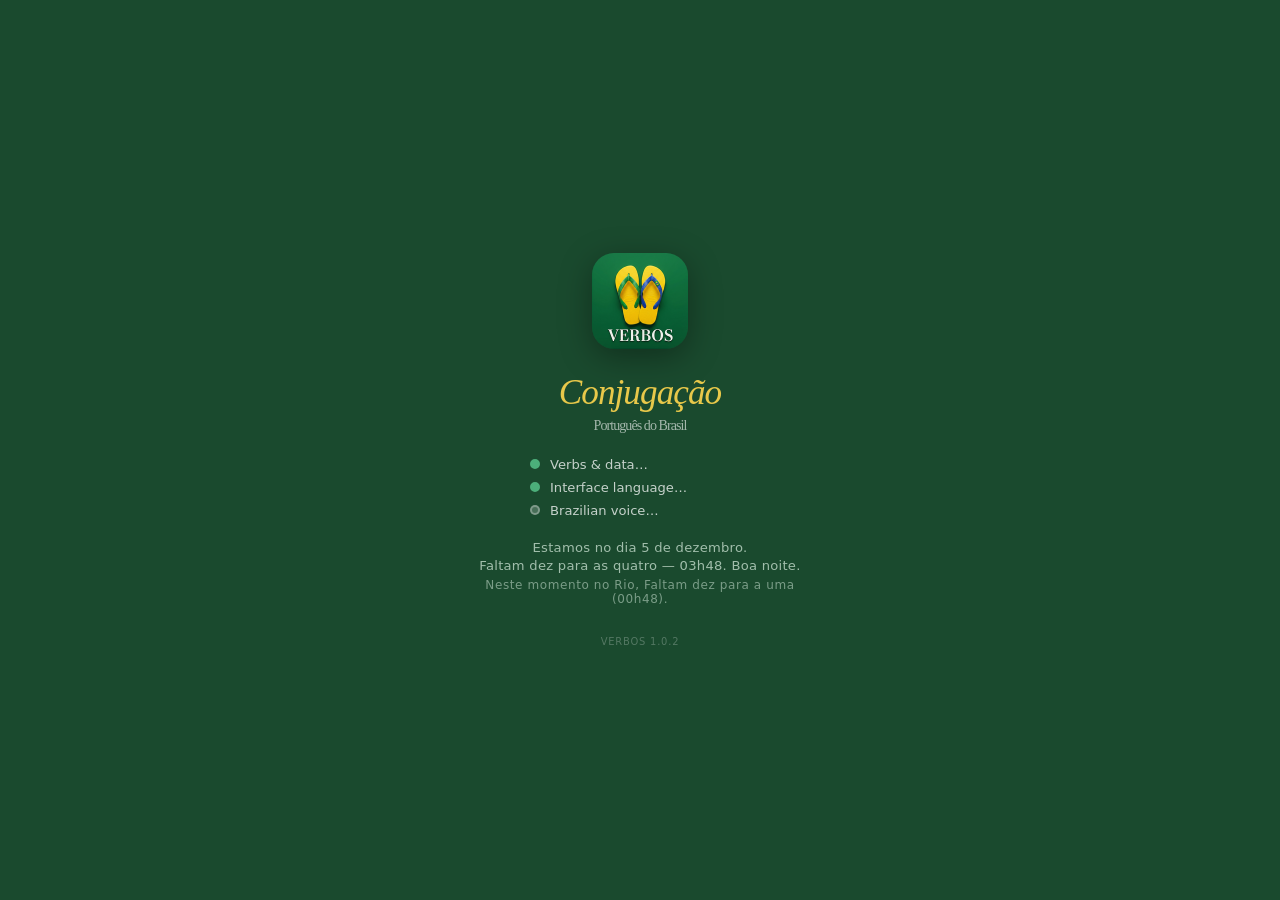
<file: index.html>
<!DOCTYPE html>
<!-- Verbos — Português do Brasil
     © Dr Franck Mignot 2026 — CC BY-NC-SA 4.0
     https://creativecommons.org/licenses/by-nc-sa/4.0/
     Version : Verbos 1.0.2 -->
<html lang="pt-BR">
<head>
<meta charset="UTF-8">
<meta name="viewport" content="width=device-width, initial-scale=1.0, maximum-scale=1.0, user-scalable=no, viewport-fit=cover">
<meta name="theme-color" content="#1a4a2e">
<meta name="mobile-web-app-capable" content="yes">
<meta name="apple-mobile-web-app-capable" content="yes">
<meta name="apple-mobile-web-app-status-bar-style" content="black-translucent">
<meta name="apple-mobile-web-app-title" content="Verbos PT">
<link rel="manifest" href="manifest.json">
<link rel="icon" type="image/png" sizes="32x32" href="favicon-32.png">
<link rel="apple-touch-icon" sizes="180x180" href="icon-180.png">
<link rel="apple-touch-icon" sizes="167x167" href="icon-167.png">
<link rel="apple-touch-icon" sizes="152x152" href="icon-152.png">
<link rel="apple-touch-icon" sizes="120x120" href="icon-120.png">
<link rel="icon" type="image/png" sizes="192x192" href="icon-192.png">
<link rel="icon" type="image/png" sizes="512x512" href="icon-512.png">
<title>Verbos — Português do Brasil</title>
<meta name="description" content="Entraîne-toi à conjuguer les verbes portugais (Brésil) — présent, passé, imparfait. Application progressive pour apprenants francophones.">
<link rel="stylesheet" href="style.css?v=1.0.2">
<link rel="stylesheet" href="stats.css?v=1.0.2">
<link rel="stylesheet" href="nav.css?v=1.0.2">
</head>
<body lang="fr">

<!-- ═══════════════════════════════════════════════
     SPLASH SCREEN
     ═══════════════════════════════════════════════ -->
<div id="splash">
  <div class="splash-inner">

    <img src="icon-192.png" class="splash-icon" alt="Conjugação PT">

    <h1 class="splash-title">
      <em class="splash-conjugacao">Conjugação</em>
      <small class="splash-pt">Português do Brasil</small>
    </h1>

    <!-- Indicateurs de chargement -->
    <div class="splash-checks" id="splashChecks">
      <div class="splash-check-item" id="spi-data">
        <span class="spi-dot"></span>
        <span class="spi-text" data-i18n="splash_data">Verbes &amp; données…</span>
      </div>
      <div class="splash-check-item" id="spi-i18n">
        <span class="spi-dot"></span>
        <span class="spi-text" data-i18n="splash_lang">Langue de l'interface…</span>
      </div>
      <div class="splash-check-item" id="spi-voice">
        <span class="spi-dot"></span>
        <span class="spi-text" data-i18n="splash_voice">Voix brésilienne…</span>
      </div>
    </div>

    <!-- Greeting Rio + bouton entrer -->
    <div id="updateBanner" class="update-banner" style="display:none"></div>
    <div class="splash-greeting" id="splashGreeting"></div>

    <button class="splash-enter-btn" id="splashEnterBtn" onclick="Splash.enter()">
      Entrar →
    </button>

    <div class="splash-version" data-app-version></div>

  </div>
</div>

<!-- Compatibilité data.js (cherche #dataLoader pour le masquer) -->
<div id="dataLoader" style="display:none"></div>

<!-- ═══════════════════════════════════════════════
     APP SHELL
     ═══════════════════════════════════════════════ -->
<div id="appShell" class="app-shell-hidden">

  <!-- Barre d'installation PWA -->
  <div class="install-bar" id="installBar">
    <div class="install-bar-inner">
      <span class="install-bar-icon">&#127463;&#127479;</span>
      <div class="install-bar-text">
        <div class="install-bar-title" id="installTitle" data-i18n="install_title">Installer l'app</div>
        <div class="install-bar-desc"  id="installDesc"></div>
      </div>
      <button class="install-bar-btn"   id="installBtn"   style="display:none" data-i18n="install_btn">Installer</button>
      <button class="install-bar-close" id="installClose">&#10005;</button>
    </div>
    <div class="install-arrow"></div>
  </div>

  <!-- ─────────────────────────────
       HEADER GLOBAL (compact)
       ───────────────────────────── -->
  <header id="appHeader">
    <div class="flag-stripe"><span></span><span></span><span></span></div>
    <div id="pageTitle" class="page-title-bar" style="display:none">
      <span id="pageTitleText"></span>
    </div>
  </header>

  <!-- ─────────────────────────────
       PAGES
       ───────────────────────────── -->
  <main id="pagesContainer">

    <!-- ── PAGE : EXERCER ── -->
    <div id="page-exercer" class="page active">

      <!-- Sélecteur de temps compact + cycle 1/3/6 -->
      <div class="tense-chip-bar" style="position:relative">
        <div class="tense-chip" id="tenseChip" onclick="openTensePicker()">
          <div class="tense-chip-group">
            <div class="tense-chip-content">
              <span class="tense-chip-pt" id="tenseChipPt">Presente do Indicativo</span>
              <span class="tense-chip-fr" id="tenseChipFr" data-i18n="tense_btn_present">Présent de l'indicatif</span>
            </div>
            <span class="tense-chip-dots">···</span>
          </div>
        </div>
        <!-- Overlay verrou chip -->
        <div class="me-lock-overlay" id="meChipLock" style="display:none" title=""></div>
      </div>

      <!-- Zone de sélection des verbes -->
      <div class="sel-group-wrap" style="background:#fff;position:relative">
        <!-- Overlay verrou panneau sélection -->
        <div class="me-lock-overlay me-lock-panel" id="mePanelLock" style="display:none">
          <div class="me-lock-badge">
            <span class="me-lock-icon">🎯</span>
            <span class="me-lock-text" data-i18n="mode_erreurs_panel_locked">Mode erreurs actif</span>
            <span class="me-lock-hint" data-i18n="mode_erreurs_panel_unlock" data-i18n="selection_hint">Décoche pour modifier la sélection</span>
          </div>
        </div>
      <div class="sel-group">
        <div class="selection-container">
          <div class="selection-header">
            <p class="selection-title-pt" data-i18n="sel_title_pt">Escolha seus verbos por nível ou por tema</p>
            <p class="selection-title-fr" data-i18n="sel_title_fr" data-i18n="selection_subtitle">Choisis tes verbes par niveau ou par thème</p>
          </div>
          <div class="sel-tabs" id="selTabs">
            <button class="sel-tab active" onclick="switchSelTab('nivel',this)"  data-i18n="sel_tab_nivel">Nível</button>
            <button class="sel-tab"        onclick="switchSelTab('grupo',this)"  data-i18n="sel_tab_grupo">Grupo</button>
            <button class="sel-tab"        onclick="switchSelTab('tema',this)"   data-i18n="sel_tab_tema">Tema</button>
            <button class="sel-tab"        onclick="switchSelTab('verbos',this)" data-i18n="sel_tab_verbos">Verbos</button>
          </div>
          <!-- Panel Nível -->
          <div class="sel-panel active" id="panel-nivel">
            <div class="levels-bar" id="levelsBar">
              <button class="level-btn" data-level="1">1</button>
              <button class="level-btn" data-level="2">2</button>
              <button class="level-btn" data-level="3">3</button>
              <button class="level-btn" data-level="4">4</button>
              <button class="level-btn" data-level="5">5</button>
              <button class="level-btn" data-level="6">6</button>
              <button class="level-info-toggle" id="levelInfoToggle">?</button>
            </div>
            <div class="level-info-panel" id="levelInfoPanel" style="margin-top:10px"></div>
          </div>
          <!-- Panel Grupo -->
          <div class="sel-panel" id="panel-grupo">
            <div class="grupo-grid" id="grupoGrid">
              <div class="grupo-btn" onclick="applyGrupo('irreg')"><span class="grupo-btn-label"><span class="gbtn-text" data-i18n="cat_irreg">Irréguliers &amp; Importants</span> <span class="grupo-btn-count"></span></span><button class="grupo-info-btn" onclick="toggleGrupoInfo(event,'irreg')">?</button><div class="grupo-tooltip" id="gtip-irreg"></div></div>
              <div class="grupo-btn" onclick="applyGrupo('ar')"><span class="grupo-btn-label"><span class="gbtn-text" data-i18n="cat_ar">Verbes en -AR</span> <span class="grupo-btn-count"></span></span><button class="grupo-info-btn" onclick="toggleGrupoInfo(event,'ar')">?</button><div class="grupo-tooltip" id="gtip-ar"></div></div>
              <div class="grupo-btn" onclick="applyGrupo('er_reg')"><span class="grupo-btn-label"><span class="gbtn-text" data-i18n="cat_er_reg">-ER réguliers</span> <span class="grupo-btn-count"></span></span><button class="grupo-info-btn" onclick="toggleGrupoInfo(event,'er_reg')">?</button><div class="grupo-tooltip" id="gtip-er_reg"></div></div>
              <div class="grupo-btn" onclick="applyGrupo('er_irr')"><span class="grupo-btn-label"><span class="gbtn-text" data-i18n="cat_er_irr">-ER irréguliers</span> <span class="grupo-btn-count"></span></span><button class="grupo-info-btn" onclick="toggleGrupoInfo(event,'er_irr')">?</button><div class="grupo-tooltip" id="gtip-er_irr"></div></div>
              <div class="grupo-btn" onclick="applyGrupo('ir_reg')"><span class="grupo-btn-label"><span class="gbtn-text" data-i18n="cat_ir_reg">-IR réguliers</span> <span class="grupo-btn-count"></span></span><button class="grupo-info-btn" onclick="toggleGrupoInfo(event,'ir_reg')">?</button><div class="grupo-tooltip" id="gtip-ir_reg"></div></div>
              <div class="grupo-btn" onclick="applyGrupo('ir_irr')"><span class="grupo-btn-label"><span class="gbtn-text" data-i18n="cat_ir_irr">-IR irréguliers</span> <span class="grupo-btn-count"></span></span><button class="grupo-info-btn" onclick="toggleGrupoInfo(event,'ir_irr')">?</button><div class="grupo-tooltip" id="gtip-ir_irr"></div></div>
              <div class="grupo-btn" onclick="applyGrupo('all_irr')" style="border-color:var(--gold-dark);background:rgba(232,200,74,.08)"><span class="grupo-btn-label" style="color:var(--gold-dark)"><span class="gbtn-text" data-i18n="cat_all_irr">Tous les irréguliers</span></span><span class="grupo-btn-count"></span><button class="grupo-info-btn" onclick="toggleGrupoInfo(event,'all_irr')">?</button><div class="grupo-tooltip" id="gtip-all_irr"></div></div>
            </div>
          </div>
          <!-- Panel Tema -->
          <div class="sel-panel" id="panel-tema">
            <div class="theme-sem-grid" id="temaSemGrid">
              <div class="theme-sem-btn" onclick="applyThemeSemantic('etre')"><button class="tema-info-btn" onclick="toggleTemaInfo(event,'etre')">?</button><div class="tema-tooltip" id="tip-etre"></div><span class="theme-sem-label">Ser &amp; estar <span class="grupo-btn-count"></span></span><span class="theme-sem-fr" data-i18n="theme_etre_desc">Être &amp; état</span></div>
              <div class="theme-sem-btn" onclick="applyThemeSemantic('mouvement')"><button class="tema-info-btn" onclick="toggleTemaInfo(event,'mouvement')">?</button><div class="tema-tooltip" id="tip-mouvement"></div><span class="theme-sem-label">Mover-se <span class="grupo-btn-count"></span></span><span class="theme-sem-fr" data-i18n="theme_mouvement_desc">Se déplacer</span></div>
              <div class="theme-sem-btn" onclick="applyThemeSemantic('comm')"><button class="tema-info-btn" onclick="toggleTemaInfo(event,'comm')">?</button><div class="tema-tooltip" id="tip-comm"></div><span class="theme-sem-label">Comunicar <span class="grupo-btn-count"></span></span><span class="theme-sem-fr" data-i18n="theme_comm_desc">Communiquer</span></div>
              <div class="theme-sem-btn" onclick="applyThemeSemantic('penser')"><button class="tema-info-btn" onclick="toggleTemaInfo(event,'penser')">?</button><div class="tema-tooltip" id="tip-penser"></div><span class="theme-sem-label">Pensar &amp; sentir <span class="grupo-btn-count"></span></span><span class="theme-sem-fr" data-i18n="theme_penser_desc">Penser &amp; ressentir</span></div>
              <div class="theme-sem-btn" onclick="applyThemeSemantic('corps')"><button class="tema-info-btn" onclick="toggleTemaInfo(event,'corps')">?</button><div class="tema-tooltip" id="tip-corps"></div><span class="theme-sem-label">Corpo &amp; casa <span class="grupo-btn-count"></span></span><span class="theme-sem-fr" data-i18n="theme_corps_desc">Corps &amp; maison</span></div>
              <div class="theme-sem-btn" onclick="applyThemeSemantic('loisirs')"><button class="tema-info-btn" onclick="toggleTemaInfo(event,'loisirs')">?</button><div class="tema-tooltip" id="tip-loisirs"></div><span class="theme-sem-label">Lazer &amp; arte <span class="grupo-btn-count"></span></span><span class="theme-sem-fr" data-i18n="theme_loisirs_desc">Loisirs &amp; art</span></div>
              <div class="theme-sem-btn" onclick="applyThemeSemantic('agir')"><button class="tema-info-btn" onclick="toggleTemaInfo(event,'agir')">?</button><div class="tema-tooltip" id="tip-agir"></div><span class="theme-sem-label">Agir &amp; mudar <span class="grupo-btn-count"></span></span><span class="theme-sem-fr" data-i18n="theme_agir_desc">Agir &amp; changer</span></div>
              <div class="theme-sem-btn" onclick="applyThemeSemantic('travail')"><button class="tema-info-btn" onclick="toggleTemaInfo(event,'travail')">?</button><div class="tema-tooltip" id="tip-travail"></div><span class="theme-sem-label">Trocas &amp; trabalho <span class="grupo-btn-count"></span></span><span class="theme-sem-fr" data-i18n="theme_travail_desc">Échanges &amp; travail</span></div>
            </div>
          </div>
          <!-- Panel Verbos -->
          <div class="sel-panel" id="panel-verbos">
            <div class="verbos-panel-header" data-i18n="config_summary_fr">Verbes à travailler</div>
            <div class="config-body"  id="configBody"></div>
            <div class="config-count" id="configCount"></div>
          </div>
        </div>
      </div></div>

      <!-- Bouton démarrer + aide + mode erreurs -->
      <div style="text-align:center;margin:18px 0 4px;display:flex;align-items:center;justify-content:center;gap:10px">
        <button class="btn btn-start comecar-btn" id="btnStart2">🎲 Começar<span class="btn-sub" data-i18n="btn_start_sub">Commencer</span></button>
        <button class="level-info-toggle" id="helpBtn" title="Aide">?</button>
      </div>

      <!-- Mode erreurs : checkbox sous Começar -->
      <div class="mode-erreurs-row">
        <label class="mode-erreurs-label me-disabled" id="modeErreursLabel" title="Lance d'abord quelques exercices">
          <input type="checkbox" id="modeErreursCheck" disabled>
          <span data-i18n="mode_erreurs_label">Travailler mes erreurs</span>
        </label>
      </div>

      <div id="helpPanel" style="display:none;max-width:520px;margin:10px auto 0;background:rgba(240,230,200,.35);border:1px solid rgba(201,168,46,.15);border-radius:14px;padding:12px 16px;font-size:.78rem;color:var(--text-mid);line-height:1.6">
        <p data-i18n="hint_eye_card" data-i18n="hint_fullconj">👁️ Clique sur l'œil d'une carte → conjugaison complète du verbe aux 3 temps</p>
        <p style="margin-top:6px">🎯 <em><strong>Travailler mes erreurs</strong> : après quelques exercices, coche cette case pour cibler automatiquement les verbes ou les temps où tu fais le plus d'erreurs</em></p>
        <p style="margin-top:6px">📋 <em>Le tableau complet des verbes de l'exercice est dans l'onglet <strong>Tableau</strong> en bas</em></p>
        <p style="margin-top:6px">🔊 <em>Active la voix dans ⚙️ → les formes correctes sont énoncées en pt-BR</em></p>
      </div>

      <div id="cardsArea"></div>

      <div class="controls controls-bottom" id="controlsBottom" style="display:none">
        <button class="btn btn-start comecar-btn" id="btnRestart">🔄 Recomeçar<span class="btn-sub" data-i18n="btn_restart_sub">Recommencer</span></button>
        <button class="btn btn-check"  id="btnCheck">Verificar <span class="btn-sub"  data-i18n="btn_check_bilingual">Vérifier</span></button>
        <button class="btn btn-reveal" id="btnReveal">Corrigir <span class="btn-sub" data-i18n="btn_reveal_bilingual">Corriger</span></button>
      </div>

      <div class="hints-option" id="hintsOptionRow" style="display:none;margin:10px 0 0">
        <label class="hints-label">
          <input type="checkbox" id="hintsToggle" checked>
          <span data-i18n="hints_toggle_label" data-i18n="hints_label">Donner des indices à la vérification</span>
        </label>
      </div>

<!-- refDetails déplacé dans page-tabela -->

    </div><!-- /page-exercer -->

    <!-- ── PAGE : PROGRÈS ── -->
    <div id="page-progres" class="page">
      <!-- buildStatsPanel() rend ici -->
      <div id="statsPanel"></div>
    </div>

    <!-- ── PAGE : RÉFÉRENCE ── -->
    <!-- ══ PAGE ÉCOUTE ══ -->
    <div id="page-ecoute" class="page">

      <!-- Setup -->
      <div class="ec-setup" id="ecSetup">
        <div class="ec-setup-inner">

          <!-- Pronom -->
          <div class="ec-section">
            <span class="ec-section-label" data-i18n="ecoute_pronoun_mode">Pronom</span>
            <div class="ec-mode-toggle">
              <button class="ec-mode-btn" data-mode="elide"
                      onclick="Ecoute.setPronounMode('elide')"
                      data-i18n="ecoute_elide">Éludé 🎭</button>
              <button class="ec-mode-btn active" data-mode="enonce"
                      onclick="Ecoute.setPronounMode('enonce')"
                      data-i18n="ecoute_enonce">Énoncé 🔊</button>
            </div>
          </div>

          <!-- Verbes par niveau -->
          <div class="ec-section">
            <span class="ec-section-label" data-i18n="sel_tab_nivel">Niveau</span>
            <div class="ec-level-btns">
              <button class="ec-level-btn" data-level="0"
                      onclick="Ecoute.setLevel(0,this)"
                      data-i18n="ec_level_all">Tous</button>
              <button class="ec-level-btn active" data-level="1"
                      onclick="Ecoute.setLevel(1,this)">Nív 1</button>
              <button class="ec-level-btn" data-level="2"
                      onclick="Ecoute.setLevel(2,this)"
                      data-i18n="ec_nivel_2">Nív 2</button>
              <button class="ec-level-btn" data-level="3"
                      onclick="Ecoute.setLevel(3,this)"
                      data-i18n="ec_nivel_3">Nív 3</button>
              <button class="ec-level-btn" data-level="4"
                      onclick="Ecoute.setLevel(4,this)"
                      data-i18n="ec_nivel_4">Nív 4</button>
              <button class="ec-level-btn" data-level="5"
                      onclick="Ecoute.setLevel(5,this)"
                      data-i18n="ec_nivel_5">Nív 5</button>
              <button class="ec-level-btn" data-level="6"
                      onclick="Ecoute.setLevel(6,this)"
                      data-i18n="ec_nivel_6">Nív 6</button>
            </div>
          </div>

          <!-- Verbes par thème -->
          <div class="ec-section">
            <span class="ec-section-label" data-i18n="sel_tab_tema">Thème</span>
            <div class="ec-theme-btns" id="ecThemeBtns">
              <!-- Construit dynamiquement via JS -->
            </div>
          </div>

          <!-- Temps (multi-sélection) -->
          <div class="ec-section">
            <span class="ec-section-label" data-i18n="ecoute_which_tense">Temps</span>
            <div class="ec-tense-setup-btns">
              <button class="ec-tense-setup-btn active" data-tense="present"
                      onclick="Ecoute.toggleTense('present',this)"
                      data-i18n="tense_btn_present">Présent</button>
              <button class="ec-tense-setup-btn" data-tense="pret"
                      onclick="Ecoute.toggleTense('pret',this)"
                      data-i18n="tense_btn_pret">Passé</button>
              <button class="ec-tense-setup-btn" data-tense="imperf"
                      onclick="Ecoute.toggleTense('imperf',this)"
                      data-i18n="tense_btn_imperf">Imparfait</button>
              <button class="ec-tense-setup-btn" data-tense="fut"
                      onclick="Ecoute.toggleTense('fut',this)"
                      data-i18n="tense_btn_fut">Futur</button>
              <button class="ec-tense-setup-btn" data-tense="cond"
                      onclick="Ecoute.toggleTense('cond',this)"
                      data-i18n="tense_btn_cond">Conditionnel</button>
              <button class="ec-tense-setup-btn" data-tense="subj"
                      onclick="Ecoute.toggleTense('subj',this)"
                      data-i18n="tense_btn_subj">Subjonctif</button>
            </div>
          </div>

          <button class="btn btn-start ec-start-btn" id="ecStartBtn"
                  onclick="Ecoute.start()">
            🎧 <span data-i18n="ecoute_start">Commencer</span>
          </button>

        </div>
      </div>

      <!-- Exercice -->
      <div class="ec-exercise" id="ecExercise" style="display:none">

        <!-- Zone audio -->
        <div class="ec-audio-zone">
          <button class="ec-play-btn" onclick="Ecoute.play()">🔊</button>
          <button class="ec-replay-btn" onclick="Ecoute.play()"
                  data-i18n="ecoute_relisten">▶ Réécouter</button>
          <button class="ec-back-setup-btn" onclick="Ecoute.backToSetup()"
                  title="Changer la sélection">⚙️</button>
        </div>

        <!-- Questions -->
        <div class="ec-questions" id="ecQuestions">

          <!-- Qui parle ? (éludé seulement) -->
          <div class="ec-q-block" id="ecQPronoun">
            <p class="ec-q-label" data-i18n="ecoute_who">Qui parle ?</p>
            <div class="ec-choice-grid ec-pron-grid" id="ecPronounBtns"></div>
          </div>

          <!-- Quel verbe ? -->
          <div class="ec-q-block">
            <p class="ec-q-label" data-i18n="ecoute_which_verb">Quel verbe ?</p>
            <div class="ec-choice-grid ec-verb-grid" id="ecVerbBtns"></div>
          </div>

          <!-- Quel temps ? -->
          <div class="ec-q-block">
            <p class="ec-q-label" data-i18n="ecoute_which_tense">Quel temps ?</p>
            <div class="ec-choice-grid ec-tense-grid" id="ecTenseBtns"></div>
          </div>

          <p class="ec-validate-hint" id="ecValidateHint" style="display:none"></p>
          <button class="btn ec-validate-btn" id="ecValidateBtn"
                  onclick="Ecoute.validate()" disabled>
            <span data-i18n="ecoute_validate">✓ Valider</span>
          </button>
        </div>

        <!-- Résultat -->
        <div class="ec-result" id="ecResult" style="display:none">
          <div class="ec-result-content" id="ecResultContent"></div>

          <!-- Zone écriture optionnelle (seulement si correct) -->
          <div class="ec-write-zone" id="ecWriteZone" style="display:none">
            <p class="ec-write-q" data-i18n="ecoute_write_q">✍️ Saurais-tu l'écrire ?</p>
            <div class="ec-write-form">
              <span class="ec-write-pron" id="ecWritePronoun">você</span>
              <input class="ec-write-input" id="ecWriteInput"
                     type="text"
                     autocomplete="off"
                     data-form-type="other"
                     autocorrect="off"
                     autocapitalize="off"
                     spellcheck="false"
                     inputmode="latin"
                     placeholder="…">
            </div>
            <p class="ec-write-hint" id="ecWriteHint" style="display:none"></p>
            <div class="ec-write-actions">
              <button class="ec-btn-skip" onclick="Ecoute.nextQuestion()"
                      data-i18n="ecoute_skip">Passer</button>
              <button class="ec-btn-verify" id="ecWriteVerifyBtn"
                      onclick="Ecoute.verifyWriting()" disabled
                      data-i18n="ecoute_verify">✓ Vérifier</button>
            </div>
          </div>

          <!-- Actions dynamiques : retry/answer/next -->
          <div id="ecResultActions" style="margin-top:12px"></div>
  
      </div>
    </div><!-- /ecExercise -->
  </div><!-- /page-ecoute -->

    <div id="page-reference" class="page">
      <div id="refPage" class="ref-page-wrap">

        <!-- ── FRANÇAIS : carte d'entrée anti-manuel ── -->
        <div class="ref-lang-card" data-lang-show="fr">
          <div class="ref-am-hero">
            <div class="ref-am-badge">Anti-Manuel</div>
            <h2 class="ref-am-title">Portugais Brésilien<br><em>depuis le français</em></h2>
            <p class="ref-am-desc">La plupart des manuels te demandent de désapprendre ta langue pour apprendre l'autre. Cet anti-manuel fait l'inverse — il part de ce que tu fais déjà sans le nommer. Vingt siècles de latin commun entre le français et le portugais brésilien.</p>
            <button onclick="openAntiManuel()" class="ref-am-btn">📖 Ouvrir l'Anti-Manuel</button>
          </div>
          <div class="ref-am-features">
            <div class="ref-am-feat">🔊 <strong>Phonologie</strong> — Tes nasales françaises préparent directement <em>ã, em, om</em></div>
            <div class="ref-am-feat">⏱ <strong>Aspect verbal</strong> — Passé composé / imparfait : la logique centrale du portugais</div>
            <div class="ref-am-feat">✨ <strong>Subjonctif</strong> — Tu l'utilises à l'oral. Le brésilien aussi. Transfert quasi-direct</div>
            <div class="ref-am-feat">📐 <strong>Distance optimale</strong> — Ni trop proche comme l'espagnol, ni trop loin comme l'allemand</div>
          </div>
        </div>

        <!-- ── AUTRES LANGUES ── -->
        <div class="ref-lang-card ref-other" data-lang-hide="fr">
          <div class="ref-other-icon">📖</div>
          <div id="refOtherTitle" class="ref-other-title"></div>
          <div id="refOtherSub" class="ref-other-sub"></div>
          <div id="refOtherDesc" class="ref-other-desc"></div>
        </div>

      </div>
    </div>

    <!-- ══ PAGE CONFIG ══ -->
    <div id="page-config" class="page">
      <div class="config-page-inner">
<!-- Langue -->
      <div class="config-section">
        <div class="config-section-title" data-i18n="config_label_lang">🌐 Langue de l'interface</div>
        <div class="lang-grid" id="langSelector">
          <button class="lang-card" data-lang="fr"    onclick="I18n.switchLang('fr').then(updateLangBtns)"><span class="lang-flag">🇫🇷</span><span class="lang-name">Français</span></button>
          <button class="lang-card" data-lang="en"    onclick="I18n.switchLang('en').then(updateLangBtns)"><span class="lang-flag">🇬🇧</span><span class="lang-name">English</span></button>
          <button class="lang-card" data-lang="de"    onclick="I18n.switchLang('de').then(updateLangBtns)"><span class="lang-flag">🇩🇪</span><span class="lang-name">Deutsch</span></button>
          <button class="lang-card" data-lang="es"    onclick="I18n.switchLang('es').then(updateLangBtns)"><span class="lang-flag">🇪🇸</span><span class="lang-name">Español</span></button>
          <button class="lang-card" data-lang="it"    onclick="I18n.switchLang('it').then(updateLangBtns)"><span class="lang-flag">🇮🇹</span><span class="lang-name">Italiano</span></button>
          <button class="lang-card" data-lang="pt-BR" onclick="I18n.switchLang('pt-BR').then(updateLangBtns)"><span class="lang-flag">🇧🇷</span><span class="lang-name">Português</span></button>
          <button class="lang-card" data-lang="nl"    onclick="I18n.switchLang('nl').then(updateLangBtns)"><span class="lang-flag">🇳🇱</span><span class="lang-name">Nederlands</span></button>
          <button class="lang-card" data-lang="da"    onclick="I18n.switchLang('da').then(updateLangBtns)"><span class="lang-flag">🇩🇰</span><span class="lang-name">Dansk</span></button>
          <button class="lang-card" data-lang="no"    onclick="I18n.switchLang('no').then(updateLangBtns)"><span class="lang-flag">🇳🇴</span><span class="lang-name">Norsk</span></button>
        </div>
        <div class="voice-debug-block" id="voiceDebugBlock" style="display:none"></div>
      </div>
      <!-- Voix -->
      <div class="config-section">
        <div class="voice-actions-row">
          <button class="voice-install-btn" id="voiceInstallBtn" onclick="toggleVoiceHelp()">
            <span id="voiceInstallBtnLabel" data-i18n="voice_install_btn">Installer la voix brésilienne</span>
          </button>
          <button class="voice-test-btn" id="voiceTestBtn" onclick="testVoice()" style="display:none">
            <span data-i18n="voice_test_btn">🔊 Tester</span>
          </button>
        </div>
        <!-- Sélecteur de voix -->
        <div class="voice-picker-row" id="voicePickerRow" style="display:none">
          <label class="voice-picker-label">🎙 Voix :</label>
          <select class="voice-picker-select" id="voicePickerSelect" onchange="selectVoice(this.value)"></select>
        </div>
        <p class="voice-picker-warning" id="voicePickerWarning" style="display:none"
           data-i18n="voice_picker_warning_safari">
          ⚠️ Bug connu Safari / Apple — le changement de voix peut ne pas être pris en compte.
        </p>
        <p class="voice-picker-legend" data-i18n="voice_picker_legend">✓ installée &nbsp;·&nbsp; ⬇ à télécharger &nbsp;·&nbsp; ★ voix système</p>
        <div class="voice-help-panel" id="voiceHelpPanel"></div>
      </div>

      <!-- Mises à jour -->
      <div class="config-section">
        <div class="config-section-title">🔄 Mises à jour</div>
        <div id="updateConfigPanel" class="update-config-panel">
          <div class="upd-status upd-idle">— Vérification en cours…</div>
          <div class="upd-version-local">Version installée : v1.0.0</div>
        </div>
        <button class="upd-check-btn" onclick="Updater.check(true).then(function(){ Updater.renderConfigPanel(); })">
          🔍 Vérifier maintenant
        </button>
      </div>

    <div class="modal-footer">
      <p class="modal-copyright">© Dr Franck Mignot 2026 &nbsp;·&nbsp; <a href="https://creativecommons.org/licenses/by-nc-sa/4.0/" target="_blank" style="color:#aaa;text-decoration:none">CC BY-NC-SA 4.0</a> &nbsp;·&nbsp; <span style="font-size:.75rem;color:#aaa" data-app-version></span></p>
      <p class="modal-privacy">
        🔒 <strong data-i18n="privacy_title">Confidentialité</strong> —
        <span data-i18n="privacy_text">Cette application ne collecte, ne transmet et ne partage aucune donnée personnelle. Les statistiques d'exercice sont conservées uniquement sur votre appareil (stockage local). Aucun compte, aucun serveur, aucun suivi.</span>
      </p>
    </div>

  </div>


    <!-- ── PAGE : TABELA (Conjugaisons) ── -->
    <div id="page-tabela" class="page">
      <div class="tabela-intro">
        <p class="tabela-intro-text" data-i18n="tabela_intro">Conjugaisons des verbes sélectionnés dans l'onglet Exercer, pour le temps en cours.</p>
        <p class="tabela-intro-hint" data-i18n="tabela_hint">👆 Pour changer les verbes affichés, utilise le sélecteur de l'onglet Exercer — niveaux, groupes ou thèmes.</p>
      </div>
      <div id="tabelaContent">
        <!-- details conservé pour compatibilité avec DOM.refDetails dans ui-selection.js -->
        <details id="refDetails" open style="display:block">
          <summary style="display:none"></summary>
          <div id="refGrid"></div>
        </details>
      </div>
    </div>

  </main><!-- /pagesContainer -->

  <!-- ─────────────────────────────
       BOTTOM NAV
       ───────────────────────────── -->
  <nav id="bottomNav">
    <button class="nav-btn active" data-page="exercer"   onclick="Router.go('exercer')">
      <span class="nav-icon">🎯</span>
      <span class="nav-label" data-i18n="nav_exercer">Exercer</span>
    </button>
    <button class="nav-btn"        data-page="ecoute"    onclick="Router.go('ecoute')">
      <span class="nav-icon">🎧</span>
      <span class="nav-label" data-i18n="nav_ecoute">Écoute</span>
    </button>
    <button class="nav-btn"        data-page="progres"   onclick="Router.go('progres')">
      <span class="nav-icon">📊</span>
      <span class="nav-label" data-i18n="nav_progres">Progrès</span>
    </button>
    <button class="nav-btn"        data-page="tabela"    onclick="Router.go('tabela')">      <span class="nav-icon">📋</span>      <span class="nav-label" data-i18n="nav_tabela">Tableau</span>    </button>    <button class="nav-btn"        data-page="reference" onclick="Router.go('reference')">
      <span class="nav-icon">📖</span>
      <span class="nav-label" data-i18n="nav_reference">Référence</span>
    </button>
    <button class="nav-btn nav-btn-config" data-page="config" onclick="Router.go('config')">
      <span class="nav-icon">⚙️</span>
      <span class="nav-label" data-i18n="nav_config">Config</span>
    </button>
  </nav>


<!-- ═══════════════════════════════════════════════
     MODAL : CONFIGURATION
     ═══════════════════════════════════════════════ -->


<!-- ═══════════════════════════════════════════════
     MODAL : MODE ERREURS
     ═══════════════════════════════════════════════ -->
<div id="modeErreursModal" class="modal-overlay mode-err-overlay" style="display:none" onclick="ModeErreurs.close()">
  <div class="modal-box mode-err-box mode-err-box-2step" onclick="event.stopPropagation()">

    <div class="modal-header">
      <span class="modal-title">🎯 <span data-i18n="mode_erreurs_title">Apprendre de ses erreurs</span></span>
      <button class="modal-close-btn" onclick="ModeErreurs.close()">✕</button>
    </div>

    <!-- ── ÉTAPE 1 : verbes ── -->
    <div class="me-step" id="meStep1">
      <p class="me-step-title" data-i18n="me_step1_title">Étape 1 — Quels verbes ?</p>

      <div class="me-scope-cards">

        <div class="me-scope-card" id="meScopeCurrentCard"
             onclick="ModeErreurs.selectScope('current',this)">
          <span class="me-scope-icon">📋</span>
          <div class="me-scope-text">
            <span class="me-scope-label" data-i18n="me_scope_current">Ma sélection actuelle</span>
            <span class="me-scope-sub"   data-i18n="me_scope_current_sub">Les verbes déjà cochés</span>
          </div>
        </div>

        <div class="me-scope-card" id="meScopeGroupCard"
             onclick="ModeErreurs.selectScope('group',this)">
          <span class="me-scope-icon">📂</span>
          <div class="me-scope-text">
            <span class="me-scope-label" data-i18n="me_scope_group">Choisir un groupe…</span>
            <span class="me-scope-sub"></span>
          </div>
          <!-- picker construit dynamiquement -->
          <div class="me-group-picker" id="meGroupPicker" style="display:none"></div>
        </div>

        <div class="me-scope-card" id="meScopeAllCard"
             onclick="ModeErreurs.selectScope('all',this)">
          <span class="me-scope-icon">🌐</span>
          <div class="me-scope-text">
            <span class="me-scope-label" data-i18n="me_scope_all">Tous les verbes</span>
          </div>
        </div>

      </div>

      <button class="me-btn-primary" id="meBtnNext"
              onclick="ModeErreurs.nextStep()" disabled>
        <span data-i18n="me_btn_next">Suivant →</span>
      </button>
    </div>

    <!-- ── ÉTAPE 2 : temps ── -->
    <div class="me-step" id="meStep2" style="display:none">

      <div class="me-breadcrumb" id="meBreadcrumb"></div>
      <p class="me-step-title" data-i18n="me_step2_title">Étape 2 — Quel(s) temps ?</p>

      <div class="me-tense-sections">

        <div class="me-tense-section" id="meTensePickSection"
             onclick="ModeErreurs.selectTenseMode('pick',this)">
          <span class="me-scope-icon">⏱️</span>
          <div class="me-scope-text">
            <span class="me-scope-label" data-i18n="me_tense_pick">Choisir un temps</span>
          </div>
          <div class="me-tense-buttons" id="meTenseButtons" style="display:none"></div>
        </div>

        <div class="me-tense-section" id="meTenseAllSection"
             onclick="ModeErreurs.selectTenseMode('all',this)">
          <span class="me-scope-icon">🗓️</span>
          <div class="me-scope-text">
            <span class="me-scope-label" data-i18n="me_tense_all">Tous les temps</span>
          </div>
        </div>

      </div>

      <p class="me-filter-hint" data-i18n="me_filter_hint">⚠ Seules les formes avec un mauvais score seront proposées</p>

      <div class="me-step2-actions">
        <button class="me-btn-back" onclick="ModeErreurs.prevStep()">
          <span data-i18n="me_btn_back">← Retour</span>
        </button>
        <button class="me-btn-primary" id="meBtnStart"
                onclick="ModeErreurs.startFiltered()" disabled>
          <span data-i18n="me_btn_start">🎯 Commencer</span>
        </button>
      </div>

    </div>

    <!-- ── BRAVO ── -->
    <div class="me-step me-bravo-step" id="meStepBravo" style="display:none">
      <div class="me-bravo-icon">🎉</div>
      <p class="me-bravo-title" data-i18n="me_nothing_bad">Bravo, tout est bon ici !</p>
      <p class="me-bravo-sub"   data-i18n="me_nothing_bad_sub">Aucune erreur dans cette combinaison</p>
      <button class="me-btn-back" onclick="ModeErreurs.prevStep()">
        <span data-i18n="me_btn_back">← Retour</span>
      </button>
    </div>

  </div>
</div>

<!-- ═══════════════════════════════════════════════
     APP BOOT — Module de démarrage robuste.
     Script INLINE chargé pendant le parsing HTML,
     avant tous les scripts defer. Garantit qu'aucun
     événement de chargement n'est jamais manqué,
     quelle que soit la vitesse du réseau ou du cache.
     ═══════════════════════════════════════════════ -->
<script>
window.App = (function () {
  'use strict';
  var _flags = {};      /* événements déjà reçus   */
  var _queues = {};     /* callbacks en attente     */

  function _fire(key) {
    if (_flags[key]) return;
    _flags[key] = true;
    console.log('[App.Boot] ' + key + ' ✅');
    (_queues[key] || []).forEach(function (cb) {
      try { cb(); } catch (e) { console.error('[App.Boot] callback error', e); }
    });
    delete _queues[key];
  }

  /* Appelle cb() immédiatement si key déjà prêt, sinon le met en queue */
  function whenReady(key, cb) {
    if (_flags[key]) {
      try { cb(); } catch (e) { console.error('[App.Boot] whenReady error', e); }
    } else {
      _queues[key] = _queues[key] || [];
      _queues[key].push(cb);
    }
  }

  /* Intercepter les événements natifs de l'app */
  document.addEventListener('app:data-ready',  function () { _fire('data');   }, { once: true });
  document.addEventListener('tts:voices-ready', function () { _fire('voices'); }, { once: true });

  return {
    whenReady: whenReady,
    isReady:   function (key) { return !!_flags[key]; }
  };
}());

/* ── Version unique ── */
window.APP_VERSION = 'Verbos 1.0.2';
document.addEventListener('DOMContentLoaded', function () {
  document.querySelectorAll('[data-app-version]').forEach(function (el) {
    el.textContent = window.APP_VERSION;
  });
});
</script>


<!-- ═══════════════════════════════════════════════
     MODAL : TENSE PICKER
     ═══════════════════════════════════════════════ -->
<div id="tensePickerModal" class="modal-overlay" style="display:none" onclick="closeTensePicker(event)">
  <div class="modal-box tense-picker-box" onclick="event.stopPropagation()">

    <div class="modal-header">
      <span class="modal-title">Choisir un temps</span>
      <button class="modal-close-btn" onclick="closeTensePicker()">✕</button>
    </div>

    <div class="modal-body tense-picker-body">

      <div class="tense-picker-group">
        <div class="tense-picker-group-label"><span class="tpg-badge tpg-b1">Básico 1</span></div>
        <div class="tense-picker-grid">
          <button class="tense-picker-btn active" data-tense="present" onclick="switchTense('present')">
            <span class="tpb-pt">Presente do Indicativo</span>
            <span class="tpb-fr" data-i18n="tense_btn_present">Présent de l'indicatif</span>
          </button>
          <button class="tense-picker-btn" data-tense="pret" onclick="switchTense('pret')">
            <span class="tpb-pt">Pretérito Perfeito Simples</span>
            <span class="tpb-fr" data-i18n="tense_btn_pret">Passé / Passé composé</span>
          </button>
          <button class="tense-picker-btn" data-tense="imperf" onclick="switchTense('imperf')">
            <span class="tpb-pt">Pretérito Imperfeito</span>
            <span class="tpb-fr" data-i18n="tense_btn_imperf">Imparfait</span>
          </button>
        </div>
      </div>

      <div class="tense-picker-group">
        <div class="tense-picker-group-label"><span class="tpg-badge tpg-b2">Básico 2</span></div>
        <div class="tense-picker-grid">
          <button class="tense-picker-btn" data-tense="fut" onclick="switchTense('fut')">
            <span class="tpb-pt">Futuro do Presente</span>
            <span class="tpb-fr" data-i18n="tense_btn_fut">Futur simple</span>
          </button>
          <button class="tense-picker-btn" data-tense="cond" onclick="switchTense('cond')">
            <span class="tpb-pt">Futuro do Pretérito</span>
            <span class="tpb-fr" data-i18n="tense_btn_cond">Conditionnel</span>
          </button>
          <button class="tense-picker-btn" data-tense="subj" onclick="switchTense('subj')">
            <span class="tpb-pt">Presente do Subjuntivo</span>
            <span class="tpb-fr" data-i18n="tense_btn_subj">Subjonctif</span>
          </button>
        </div>
      </div>

    </div>
  </div>
</div>


</div><!-- /appShell -->
<!-- ═══════════════════════════════════════════════
     SCRIPTS — ordre : data → core → ui → init
     ═══════════════════════════════════════════════ -->
<script defer src="js/i18n.js?v=1.0.2"></script>
<script defer src="js/data.js?v=1.0.2"></script>
<script defer src="js/tts.js?v=1.0.2"></script>
<script defer src="js/core.js?v=1.0.2"></script>
<script defer src="js/engine.js?v=1.0.2"></script>
<script defer src="js/ui-selection.js?v=1.0.2"></script>
<script defer src="js/ui-ref.js?v=1.0.2"></script>
<script defer src="js/voice.js?v=1.0.2"></script>
<script defer src="js/stats.js?v=1.0.2"></script>
<script defer src="js/stats-ui.js?v=1.0.2"></script>
<script defer src="js/ecoute.js?v=1.0.2"></script>
<script defer src="js/router.js?v=1.0.2"></script>
<script defer src="js/updater.js?v=1.0.2"></script>
<script defer src="js/splash.js?v=1.0.2"></script>
<script defer src="js/mode-erreurs.js?v=1.0.2"></script>
<script defer src="js/init.js?v=1.0.2"></script>

<!-- Service Worker -->
<script>
if ('serviceWorker' in navigator) {
  navigator.serviceWorker.register('service-worker.js?v=' + (window.APP_VERSION||'').replace(/\s/g,''))
    .then(function(r) { console.log('[SW] Registered:', r.scope); })
    .catch(function(e) { console.warn('[SW] Registration failed:', e); });
}
</script>
  <!-- ── Overlay Anti-Manuel ── -->
  <div id="amOverlay" style="display:none;position:fixed;inset:0;z-index:9999;background:#0d1b2a;flex-direction:column;padding-top:env(safe-area-inset-top);">
    <div style="display:flex;align-items:center;gap:8px;padding:10px 14px;background:#0d1b2a;border-bottom:1px solid rgba(201,168,76,.3);flex-shrink:0;">
      <button onclick="amSwitch('am')"  id="amBtnAM"  style="flex:1;background:rgba(201,168,76,.2);border:1px solid rgba(201,168,76,.45);color:#c9a84c;border-radius:6px;padding:7px 6px;font-size:.78rem;font-family:Georgia,serif;cursor:pointer;letter-spacing:.03em;">📚 Anti-Manuel</button>
      <button onclick="amSwitch('fiches')" id="amBtnFi" style="flex:1;background:transparent;border:1px solid rgba(201,168,76,.25);color:rgba(201,168,76,.6);border-radius:6px;padding:7px 6px;font-size:.78rem;font-family:Georgia,serif;cursor:pointer;letter-spacing:.03em;">📋 Fiches</button>
      <button onclick="closeAntiManuel()" style="flex:0 0 auto;background:rgba(255,255,255,.06);border:1px solid rgba(255,255,255,.15);color:rgba(255,255,255,.6);border-radius:6px;padding:7px 12px;font-size:.78rem;cursor:pointer;">✕</button>
    </div>
    <div style="flex:1;overflow:hidden;margin:10px 12px 12px;border-radius:12px;box-shadow:0 4px 24px rgba(0,0,0,.4);">
      <iframe id="amFrame" src="" style="width:100%;height:100%;border:none;background:#f5f0e8;border-radius:12px;" title="Anti-Manuel"></iframe>
    </div>
  </div>

<script>
function amSwitch(book) {
  var f = document.getElementById('amFrame');
  if (f && f.contentWindow && f.contentWindow.switchBook) {
    f.contentWindow.switchBook(book);
  }
  /* Mettre à jour l'apparence des boutons */
  var isAm = book === 'am';
  var btnAm = document.getElementById('amBtnAM');
  var btnFi = document.getElementById('amBtnFi');
  if (btnAm) { btnAm.style.background = isAm ? 'rgba(201,168,76,.2)' : 'transparent'; btnAm.style.color = isAm ? '#c9a84c' : 'rgba(201,168,76,.5)'; btnAm.style.borderColor = isAm ? 'rgba(201,168,76,.45)' : 'rgba(201,168,76,.2)'; }
  if (btnFi) { btnFi.style.background = !isAm ? 'rgba(201,168,76,.2)' : 'transparent'; btnFi.style.color = !isAm ? '#c9a84c' : 'rgba(201,168,76,.5)'; btnFi.style.borderColor = !isAm ? 'rgba(201,168,76,.45)' : 'rgba(201,168,76,.2)'; }
}

function openAntiManuel() {
  var o = document.getElementById('amOverlay');
  var f = document.getElementById('amFrame');
  if (!f._amLoaded) {
    f.src = 'ref-fr.html';
    f.onload = function() {
      f._amLoaded = true;
      f.contentWindow.postMessage({action:'hideNav'}, '*');
    };
  }
  o.style.display = 'flex';
  document.body.style.overflow = 'hidden';
}
function closeAntiManuel() {
  document.getElementById('amOverlay').style.display = 'none';
  document.body.style.overflow = '';
}
</script>
</body>
</html>
</file>
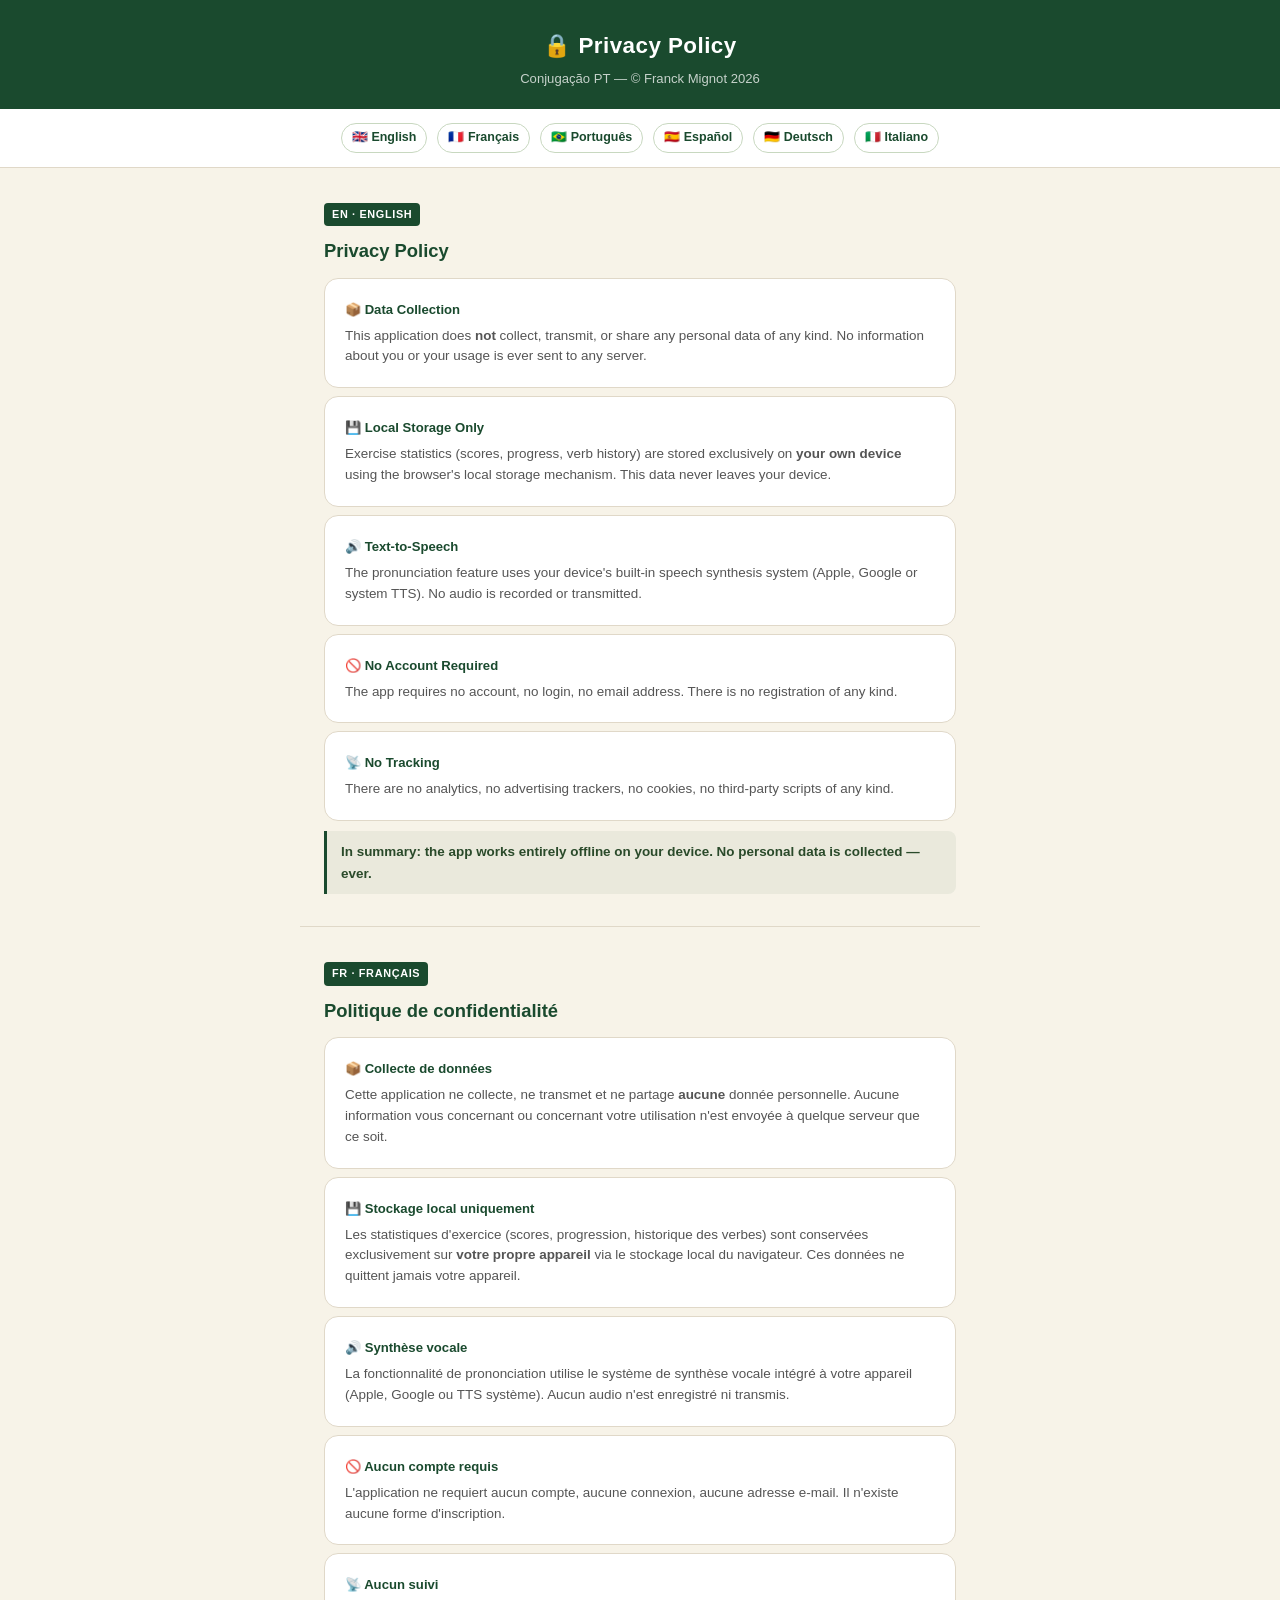
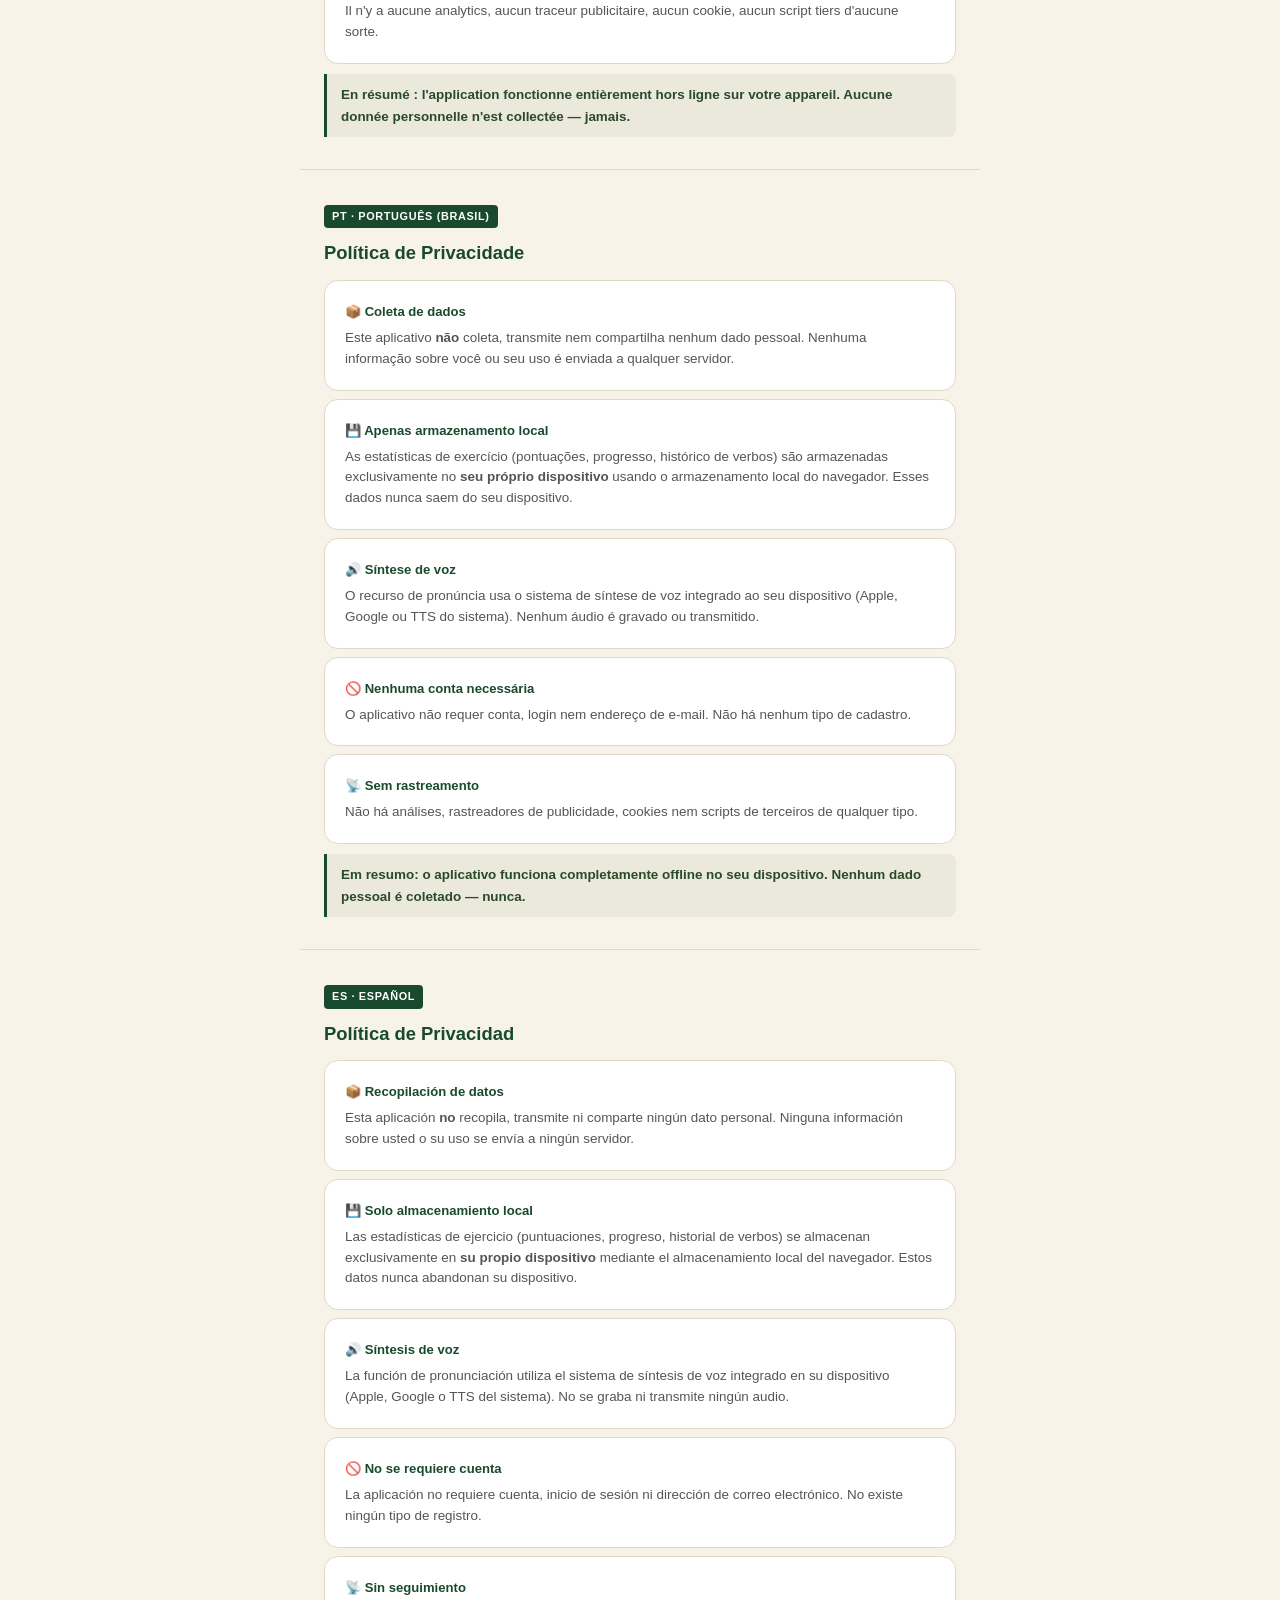
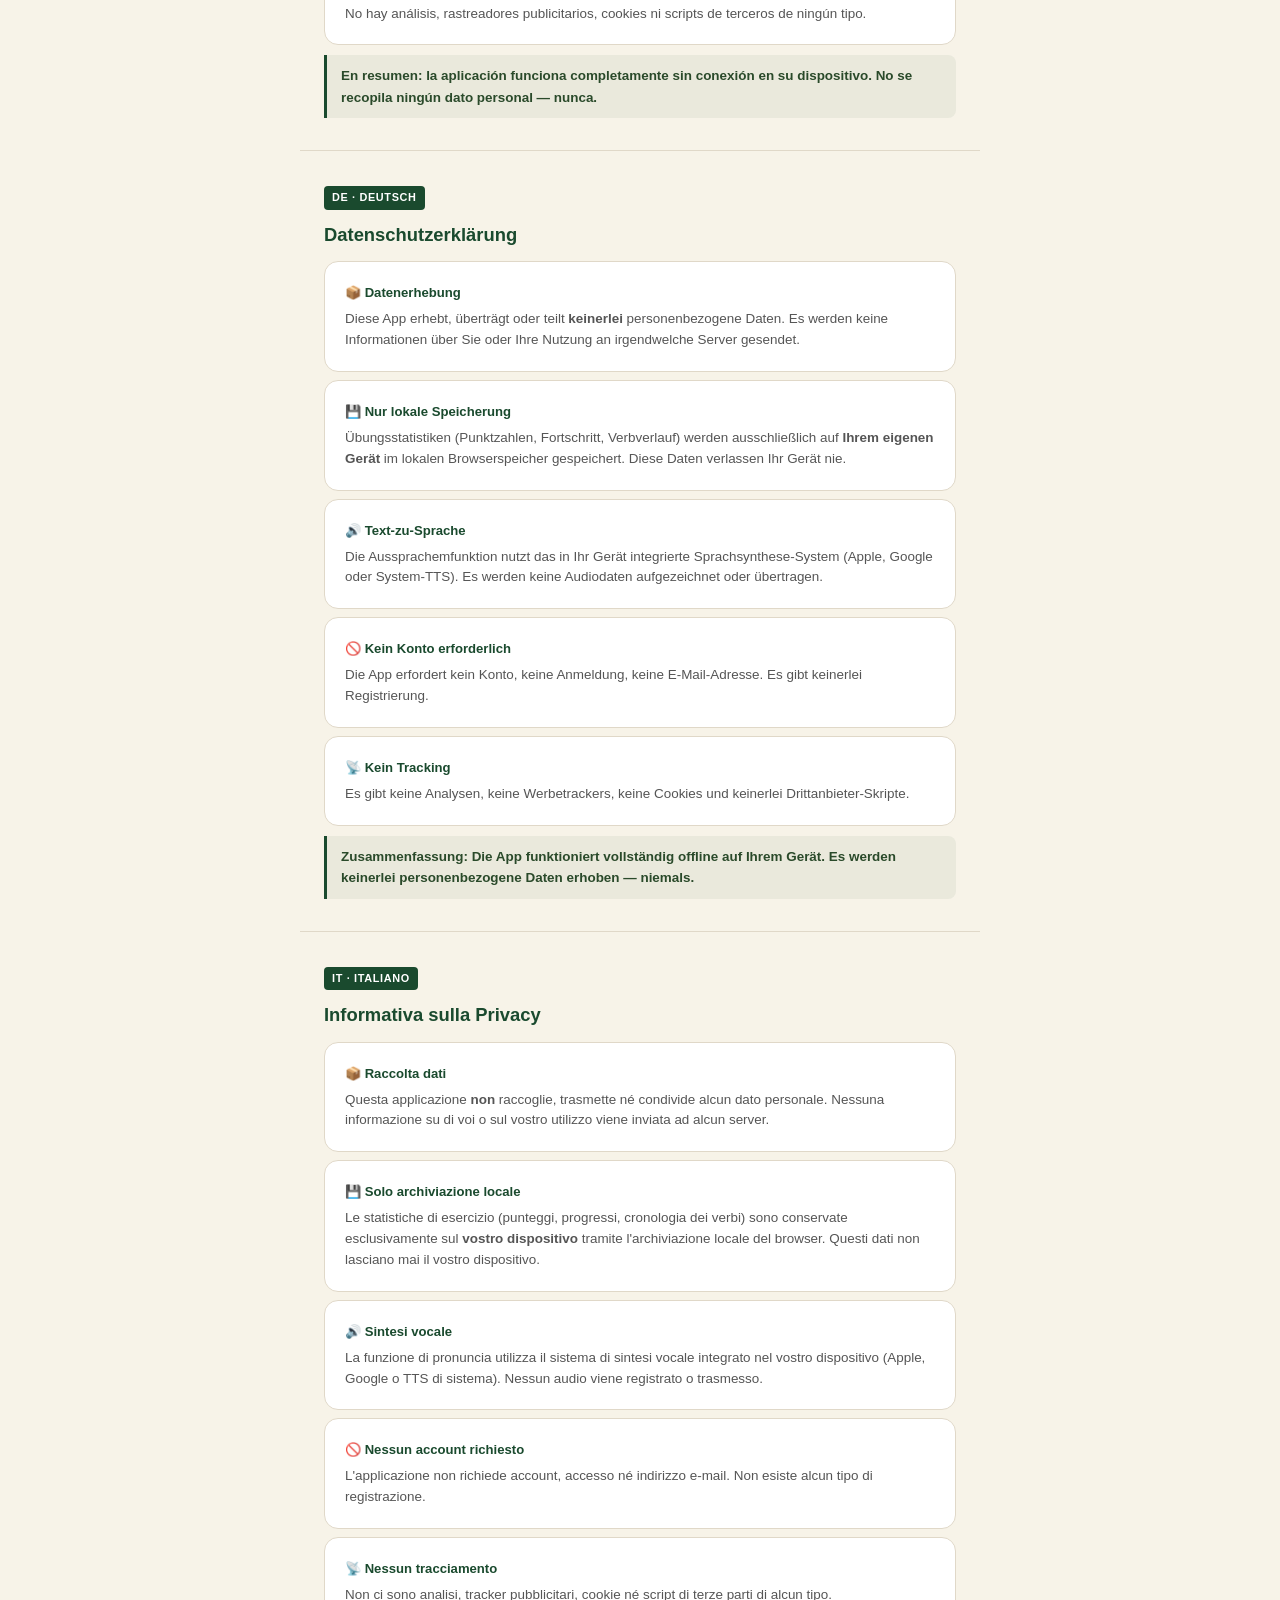
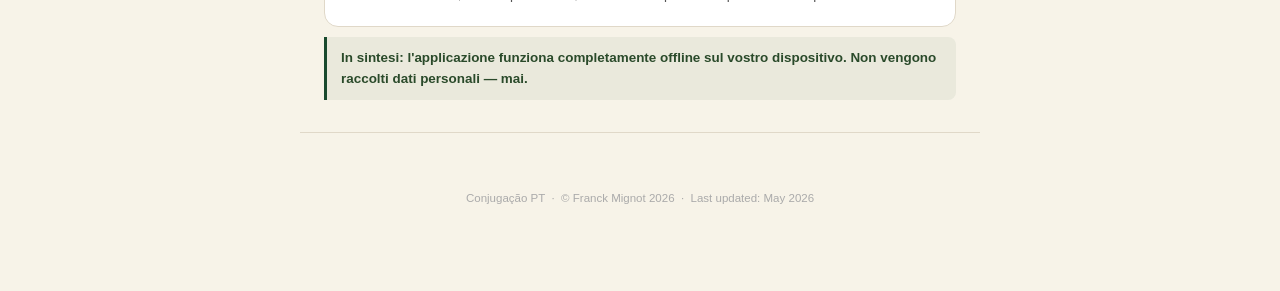
<file: privacy.html>
<!DOCTYPE html>
<html lang="en">
<head>
  <meta charset="UTF-8">
  <meta name="viewport" content="width=device-width, initial-scale=1.0">
  <title>Privacy Policy — Conjugação PT</title>
  <style>
    * { box-sizing: border-box; margin: 0; padding: 0; }
    body {
      font-family: -apple-system, BlinkMacSystemFont, 'Segoe UI', sans-serif;
      background: #f7f3e8;
      color: #2a2a2a;
      line-height: 1.6;
      padding: 0 0 60px;
    }
    header {
      background: #1a4a2e;
      color: #fff;
      padding: 28px 24px 20px;
      text-align: center;
    }
    header h1 { font-size: 1.4rem; font-weight: 800; letter-spacing: .02em; }
    header p  { font-size: .82rem; opacity: .75; margin-top: 4px; }

    .toc {
      background: #fff;
      border-bottom: 1px solid #e0d8c8;
      padding: 14px 24px;
      display: flex;
      flex-wrap: wrap;
      gap: 10px;
      justify-content: center;
    }
    .toc a {
      font-size: .78rem;
      color: #1a4a2e;
      text-decoration: none;
      font-weight: 600;
      padding: 4px 10px;
      border: 1.5px solid #c8d8c0;
      border-radius: 20px;
      white-space: nowrap;
    }
    .toc a:hover { background: #e8f0e4; }

    .section {
      max-width: 680px;
      margin: 0 auto;
      padding: 32px 24px 0;
    }
    .lang-badge {
      display: inline-block;
      background: #1a4a2e;
      color: #fff;
      font-size: .68rem;
      font-weight: 700;
      padding: 3px 8px;
      border-radius: 4px;
      letter-spacing: .06em;
      margin-bottom: 10px;
    }
    h2 {
      font-size: 1.15rem;
      font-weight: 800;
      color: #1a4a2e;
      margin-bottom: 12px;
    }
    .card {
      background: #fff;
      border-radius: 14px;
      padding: 20px;
      border: 1.5px solid #e0d8c8;
      margin-bottom: 8px;
    }
    .card h3 {
      font-size: .82rem;
      font-weight: 700;
      color: #1a4a2e;
      margin-bottom: 6px;
      display: flex;
      align-items: center;
      gap: 6px;
    }
    .card p {
      font-size: .84rem;
      color: #555;
      line-height: 1.55;
    }
    .highlight {
      background: rgba(26,74,46,.06);
      border-left: 3px solid #1a4a2e;
      padding: 10px 14px;
      border-radius: 0 8px 8px 0;
      font-size: .84rem;
      margin-top: 10px;
      color: #2a4a2a;
      font-weight: 600;
    }
    .divider {
      border: none;
      border-top: 1.5px solid #e0d8c8;
      margin: 32px auto 0;
      max-width: 680px;
    }
    footer {
      text-align: center;
      font-size: .72rem;
      color: #aaa;
      padding: 24px;
      margin-top: 32px;
    }
  </style>
</head>
<body>

<header>
  <h1>🔒 Privacy Policy</h1>
  <p>Conjugação PT — © Franck Mignot 2026</p>
</header>

<nav class="toc">
  <a href="#en">🇬🇧 English</a>
  <a href="#fr">🇫🇷 Français</a>
  <a href="#pt">🇧🇷 Português</a>
  <a href="#es">🇪🇸 Español</a>
  <a href="#de">🇩🇪 Deutsch</a>
  <a href="#it">🇮🇹 Italiano</a>
</nav>

<!-- ══ ENGLISH ══ -->
<div class="section" id="en">
  <div class="lang-badge">EN · ENGLISH</div>
  <h2>Privacy Policy</h2>

  <div class="card">
    <h3>📦 Data Collection</h3>
    <p>This application does <strong>not</strong> collect, transmit, or share any personal data of any kind. No information about you or your usage is ever sent to any server.</p>
  </div>

  <div class="card">
    <h3>💾 Local Storage Only</h3>
    <p>Exercise statistics (scores, progress, verb history) are stored exclusively on <strong>your own device</strong> using the browser's local storage mechanism. This data never leaves your device.</p>
  </div>

  <div class="card">
    <h3>🔊 Text-to-Speech</h3>
    <p>The pronunciation feature uses your device's built-in speech synthesis system (Apple, Google or system TTS). No audio is recorded or transmitted.</p>
  </div>

  <div class="card">
    <h3>🚫 No Account Required</h3>
    <p>The app requires no account, no login, no email address. There is no registration of any kind.</p>
  </div>

  <div class="card">
    <h3>📡 No Tracking</h3>
    <p>There are no analytics, no advertising trackers, no cookies, no third-party scripts of any kind.</p>
  </div>

  <div class="highlight">
    In summary: the app works entirely offline on your device. No personal data is collected — ever.
  </div>
</div>

<hr class="divider">

<!-- ══ FRANÇAIS ══ -->
<div class="section" id="fr">
  <div class="lang-badge">FR · FRANÇAIS</div>
  <h2>Politique de confidentialité</h2>

  <div class="card">
    <h3>📦 Collecte de données</h3>
    <p>Cette application ne collecte, ne transmet et ne partage <strong>aucune</strong> donnée personnelle. Aucune information vous concernant ou concernant votre utilisation n'est envoyée à quelque serveur que ce soit.</p>
  </div>

  <div class="card">
    <h3>💾 Stockage local uniquement</h3>
    <p>Les statistiques d'exercice (scores, progression, historique des verbes) sont conservées exclusivement sur <strong>votre propre appareil</strong> via le stockage local du navigateur. Ces données ne quittent jamais votre appareil.</p>
  </div>

  <div class="card">
    <h3>🔊 Synthèse vocale</h3>
    <p>La fonctionnalité de prononciation utilise le système de synthèse vocale intégré à votre appareil (Apple, Google ou TTS système). Aucun audio n'est enregistré ni transmis.</p>
  </div>

  <div class="card">
    <h3>🚫 Aucun compte requis</h3>
    <p>L'application ne requiert aucun compte, aucune connexion, aucune adresse e-mail. Il n'existe aucune forme d'inscription.</p>
  </div>

  <div class="card">
    <h3>📡 Aucun suivi</h3>
    <p>Il n'y a aucune analytics, aucun traceur publicitaire, aucun cookie, aucun script tiers d'aucune sorte.</p>
  </div>

  <div class="highlight">
    En résumé : l'application fonctionne entièrement hors ligne sur votre appareil. Aucune donnée personnelle n'est collectée — jamais.
  </div>
</div>

<hr class="divider">

<!-- ══ PORTUGUÊS ══ -->
<div class="section" id="pt">
  <div class="lang-badge">PT · PORTUGUÊS (BRASIL)</div>
  <h2>Política de Privacidade</h2>

  <div class="card">
    <h3>📦 Coleta de dados</h3>
    <p>Este aplicativo <strong>não</strong> coleta, transmite nem compartilha nenhum dado pessoal. Nenhuma informação sobre você ou seu uso é enviada a qualquer servidor.</p>
  </div>

  <div class="card">
    <h3>💾 Apenas armazenamento local</h3>
    <p>As estatísticas de exercício (pontuações, progresso, histórico de verbos) são armazenadas exclusivamente no <strong>seu próprio dispositivo</strong> usando o armazenamento local do navegador. Esses dados nunca saem do seu dispositivo.</p>
  </div>

  <div class="card">
    <h3>🔊 Síntese de voz</h3>
    <p>O recurso de pronúncia usa o sistema de síntese de voz integrado ao seu dispositivo (Apple, Google ou TTS do sistema). Nenhum áudio é gravado ou transmitido.</p>
  </div>

  <div class="card">
    <h3>🚫 Nenhuma conta necessária</h3>
    <p>O aplicativo não requer conta, login nem endereço de e-mail. Não há nenhum tipo de cadastro.</p>
  </div>

  <div class="card">
    <h3>📡 Sem rastreamento</h3>
    <p>Não há análises, rastreadores de publicidade, cookies nem scripts de terceiros de qualquer tipo.</p>
  </div>

  <div class="highlight">
    Em resumo: o aplicativo funciona completamente offline no seu dispositivo. Nenhum dado pessoal é coletado — nunca.
  </div>
</div>

<hr class="divider">

<!-- ══ ESPAÑOL ══ -->
<div class="section" id="es">
  <div class="lang-badge">ES · ESPAÑOL</div>
  <h2>Política de Privacidad</h2>

  <div class="card">
    <h3>📦 Recopilación de datos</h3>
    <p>Esta aplicación <strong>no</strong> recopila, transmite ni comparte ningún dato personal. Ninguna información sobre usted o su uso se envía a ningún servidor.</p>
  </div>

  <div class="card">
    <h3>💾 Solo almacenamiento local</h3>
    <p>Las estadísticas de ejercicio (puntuaciones, progreso, historial de verbos) se almacenan exclusivamente en <strong>su propio dispositivo</strong> mediante el almacenamiento local del navegador. Estos datos nunca abandonan su dispositivo.</p>
  </div>

  <div class="card">
    <h3>🔊 Síntesis de voz</h3>
    <p>La función de pronunciación utiliza el sistema de síntesis de voz integrado en su dispositivo (Apple, Google o TTS del sistema). No se graba ni transmite ningún audio.</p>
  </div>

  <div class="card">
    <h3>🚫 No se requiere cuenta</h3>
    <p>La aplicación no requiere cuenta, inicio de sesión ni dirección de correo electrónico. No existe ningún tipo de registro.</p>
  </div>

  <div class="card">
    <h3>📡 Sin seguimiento</h3>
    <p>No hay análisis, rastreadores publicitarios, cookies ni scripts de terceros de ningún tipo.</p>
  </div>

  <div class="highlight">
    En resumen: la aplicación funciona completamente sin conexión en su dispositivo. No se recopila ningún dato personal — nunca.
  </div>
</div>

<hr class="divider">

<!-- ══ DEUTSCH ══ -->
<div class="section" id="de">
  <div class="lang-badge">DE · DEUTSCH</div>
  <h2>Datenschutzerklärung</h2>

  <div class="card">
    <h3>📦 Datenerhebung</h3>
    <p>Diese App erhebt, überträgt oder teilt <strong>keinerlei</strong> personenbezogene Daten. Es werden keine Informationen über Sie oder Ihre Nutzung an irgendwelche Server gesendet.</p>
  </div>

  <div class="card">
    <h3>💾 Nur lokale Speicherung</h3>
    <p>Übungsstatistiken (Punktzahlen, Fortschritt, Verbverlauf) werden ausschließlich auf <strong>Ihrem eigenen Gerät</strong> im lokalen Browserspeicher gespeichert. Diese Daten verlassen Ihr Gerät nie.</p>
  </div>

  <div class="card">
    <h3>🔊 Text-zu-Sprache</h3>
    <p>Die Aussprachemfunktion nutzt das in Ihr Gerät integrierte Sprachsynthese-System (Apple, Google oder System-TTS). Es werden keine Audiodaten aufgezeichnet oder übertragen.</p>
  </div>

  <div class="card">
    <h3>🚫 Kein Konto erforderlich</h3>
    <p>Die App erfordert kein Konto, keine Anmeldung, keine E-Mail-Adresse. Es gibt keinerlei Registrierung.</p>
  </div>

  <div class="card">
    <h3>📡 Kein Tracking</h3>
    <p>Es gibt keine Analysen, keine Werbetrackers, keine Cookies und keinerlei Drittanbieter-Skripte.</p>
  </div>

  <div class="highlight">
    Zusammenfassung: Die App funktioniert vollständig offline auf Ihrem Gerät. Es werden keinerlei personenbezogene Daten erhoben — niemals.
  </div>
</div>

<hr class="divider">

<!-- ══ ITALIANO ══ -->
<div class="section" id="it">
  <div class="lang-badge">IT · ITALIANO</div>
  <h2>Informativa sulla Privacy</h2>

  <div class="card">
    <h3>📦 Raccolta dati</h3>
    <p>Questa applicazione <strong>non</strong> raccoglie, trasmette né condivide alcun dato personale. Nessuna informazione su di voi o sul vostro utilizzo viene inviata ad alcun server.</p>
  </div>

  <div class="card">
    <h3>💾 Solo archiviazione locale</h3>
    <p>Le statistiche di esercizio (punteggi, progressi, cronologia dei verbi) sono conservate esclusivamente sul <strong>vostro dispositivo</strong> tramite l'archiviazione locale del browser. Questi dati non lasciano mai il vostro dispositivo.</p>
  </div>

  <div class="card">
    <h3>🔊 Sintesi vocale</h3>
    <p>La funzione di pronuncia utilizza il sistema di sintesi vocale integrato nel vostro dispositivo (Apple, Google o TTS di sistema). Nessun audio viene registrato o trasmesso.</p>
  </div>

  <div class="card">
    <h3>🚫 Nessun account richiesto</h3>
    <p>L'applicazione non richiede account, accesso né indirizzo e-mail. Non esiste alcun tipo di registrazione.</p>
  </div>

  <div class="card">
    <h3>📡 Nessun tracciamento</h3>
    <p>Non ci sono analisi, tracker pubblicitari, cookie né script di terze parti di alcun tipo.</p>
  </div>

  <div class="highlight">
    In sintesi: l'applicazione funziona completamente offline sul vostro dispositivo. Non vengono raccolti dati personali — mai.
  </div>
</div>

<hr class="divider">

<footer>
  Conjugação PT &nbsp;·&nbsp; © Franck Mignot 2026 &nbsp;·&nbsp; Last updated: May 2026
</footer>

</body>
</html>
</file>
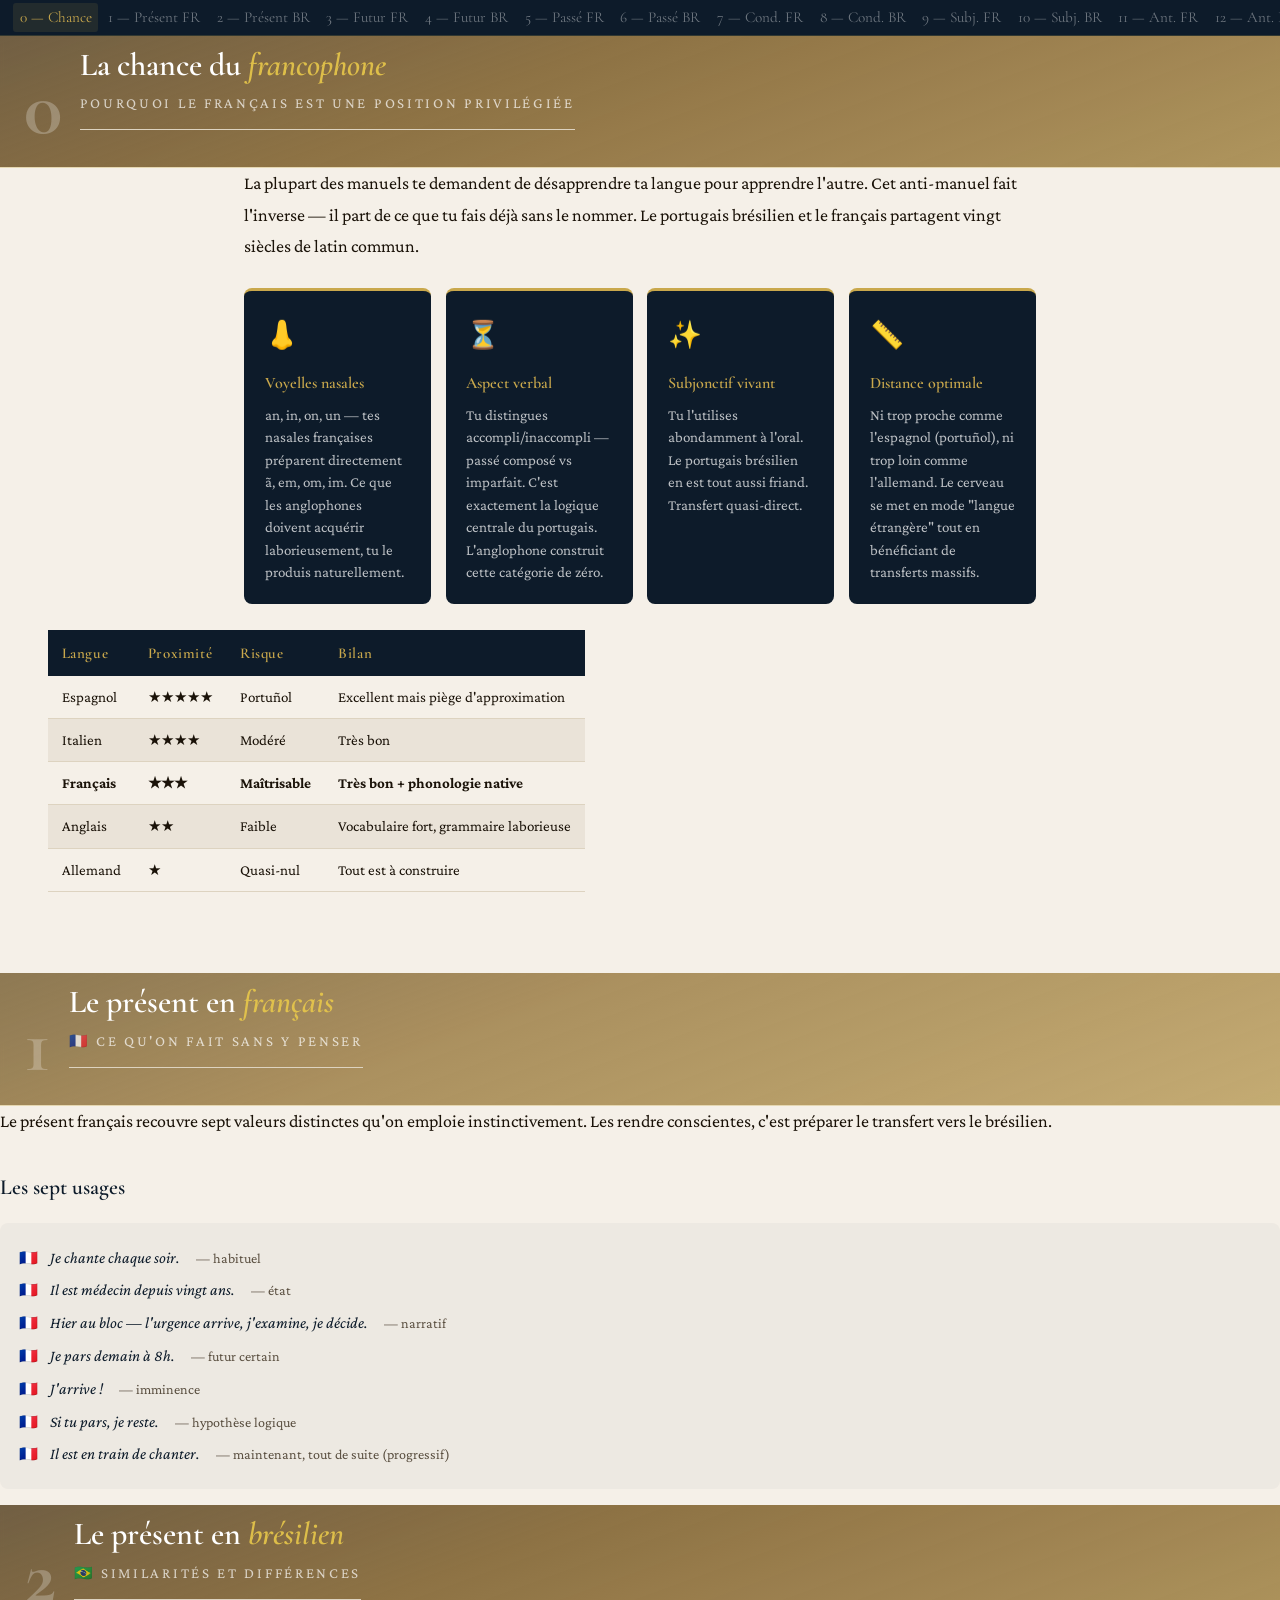
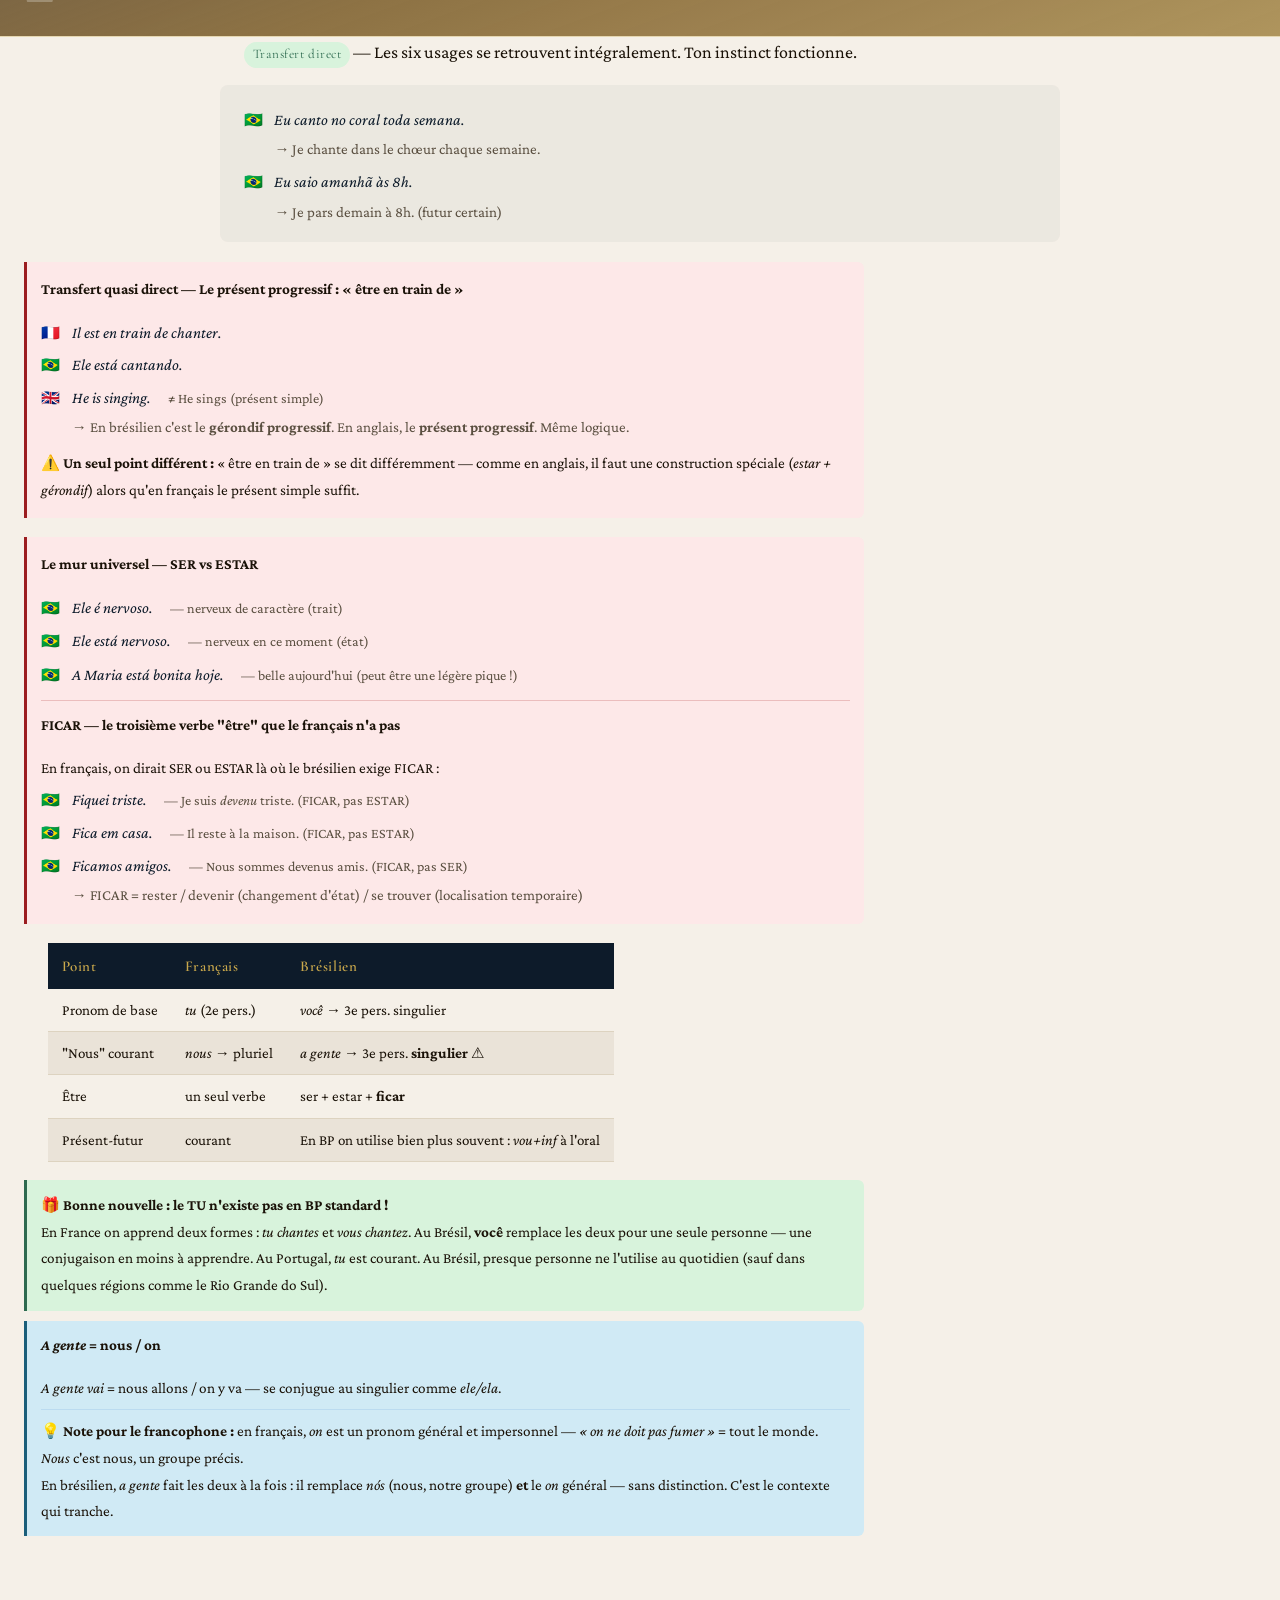
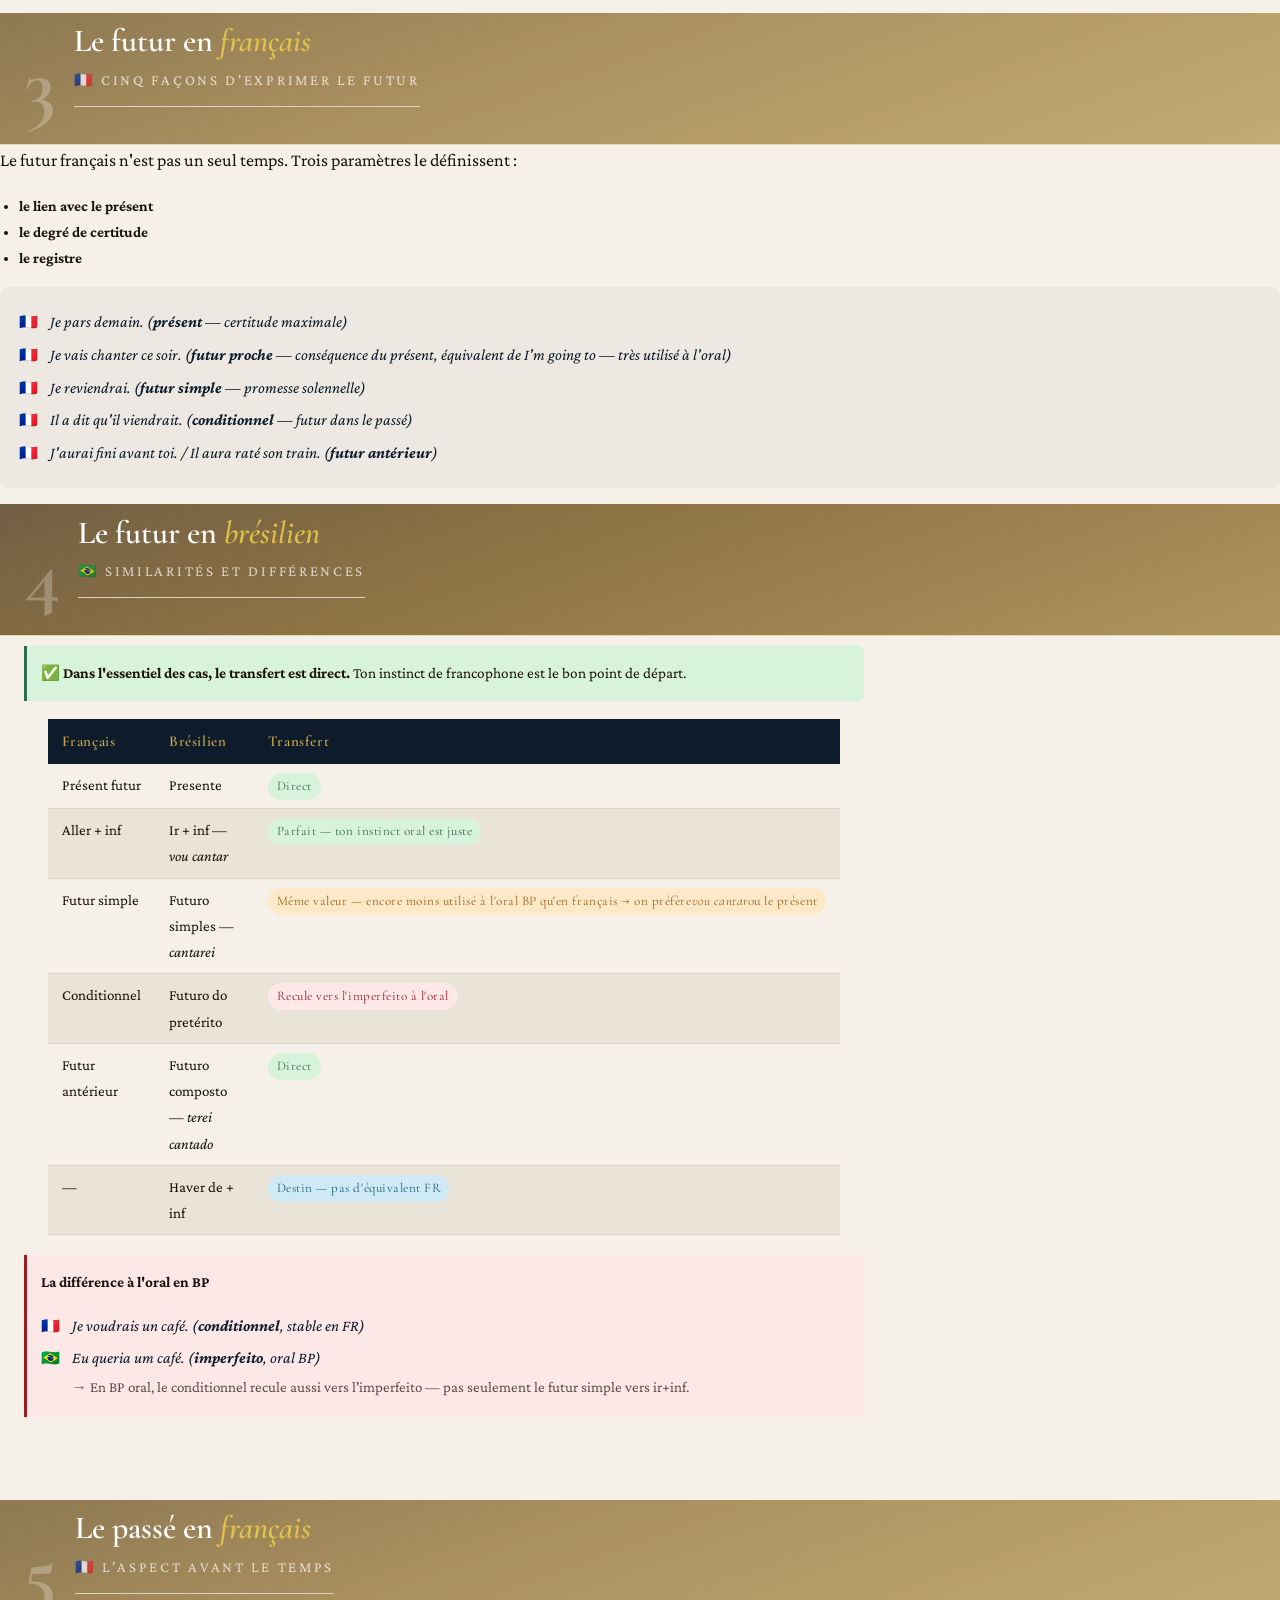
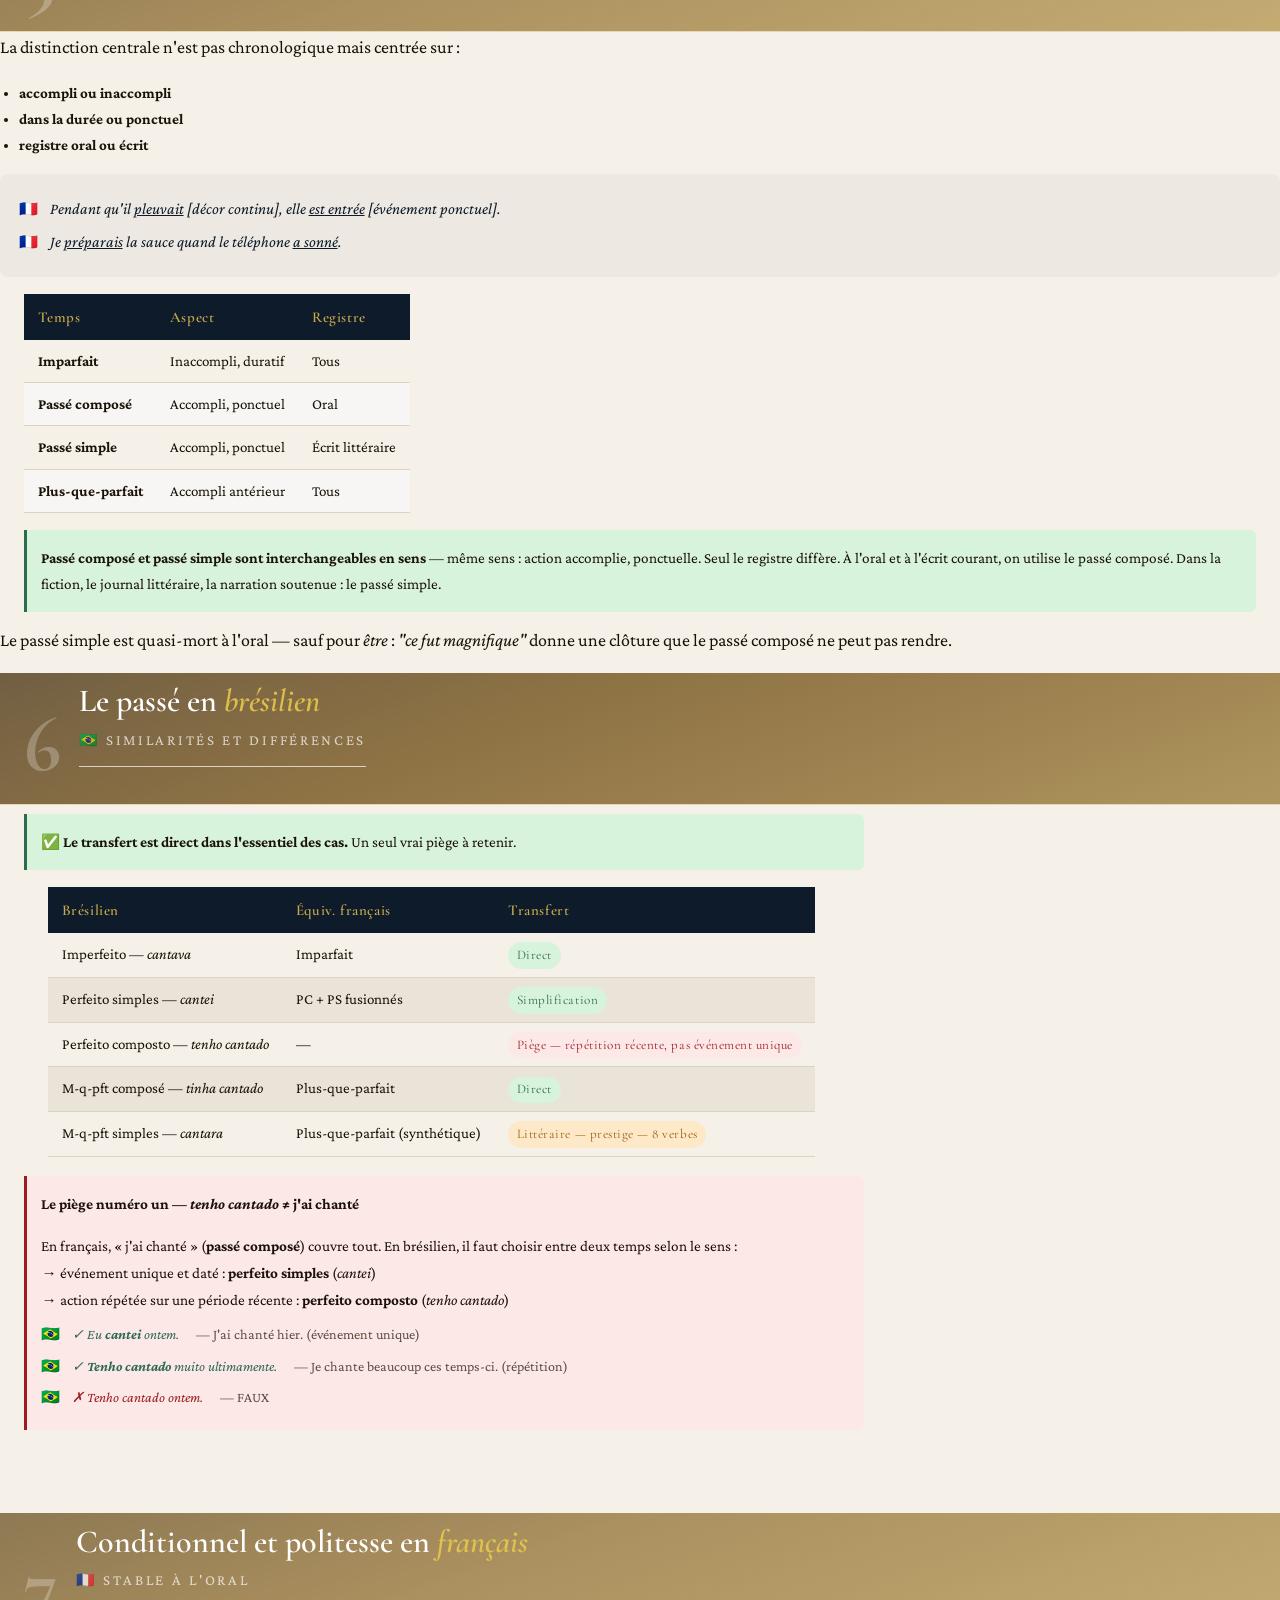
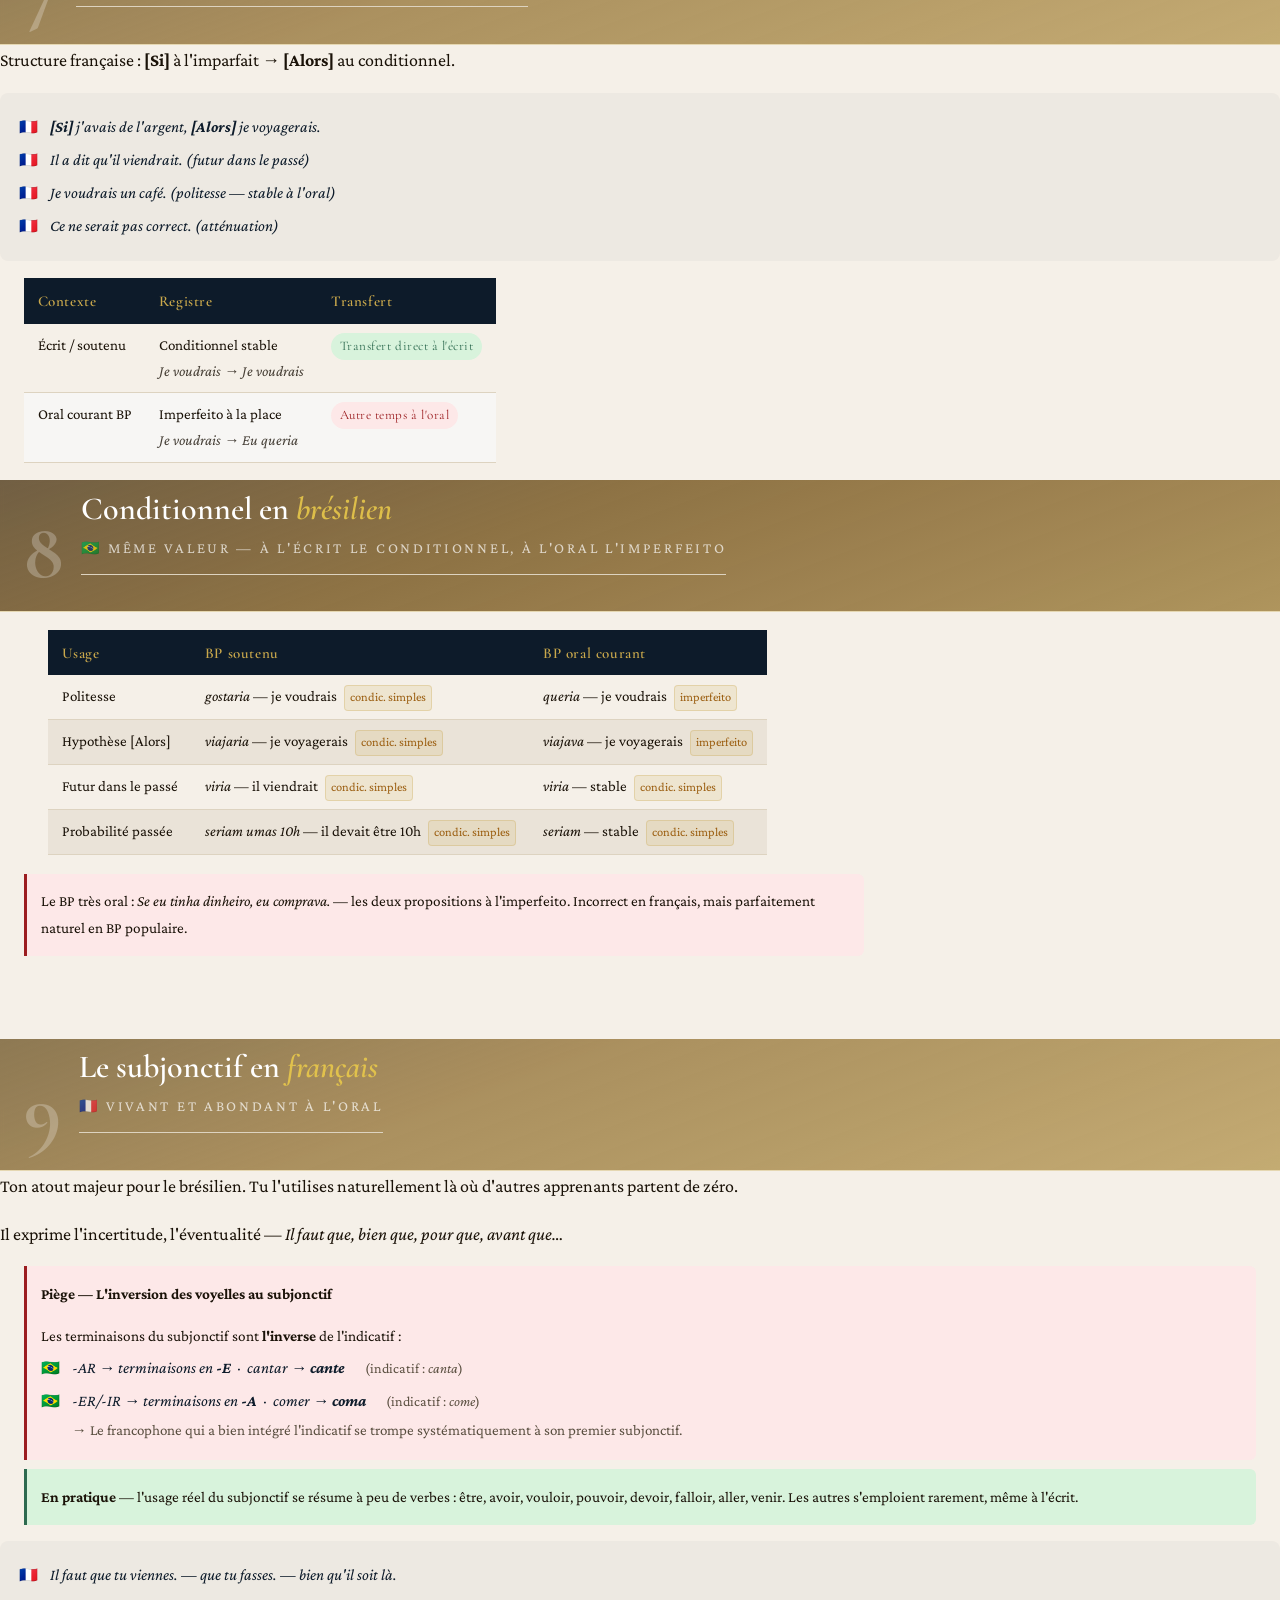
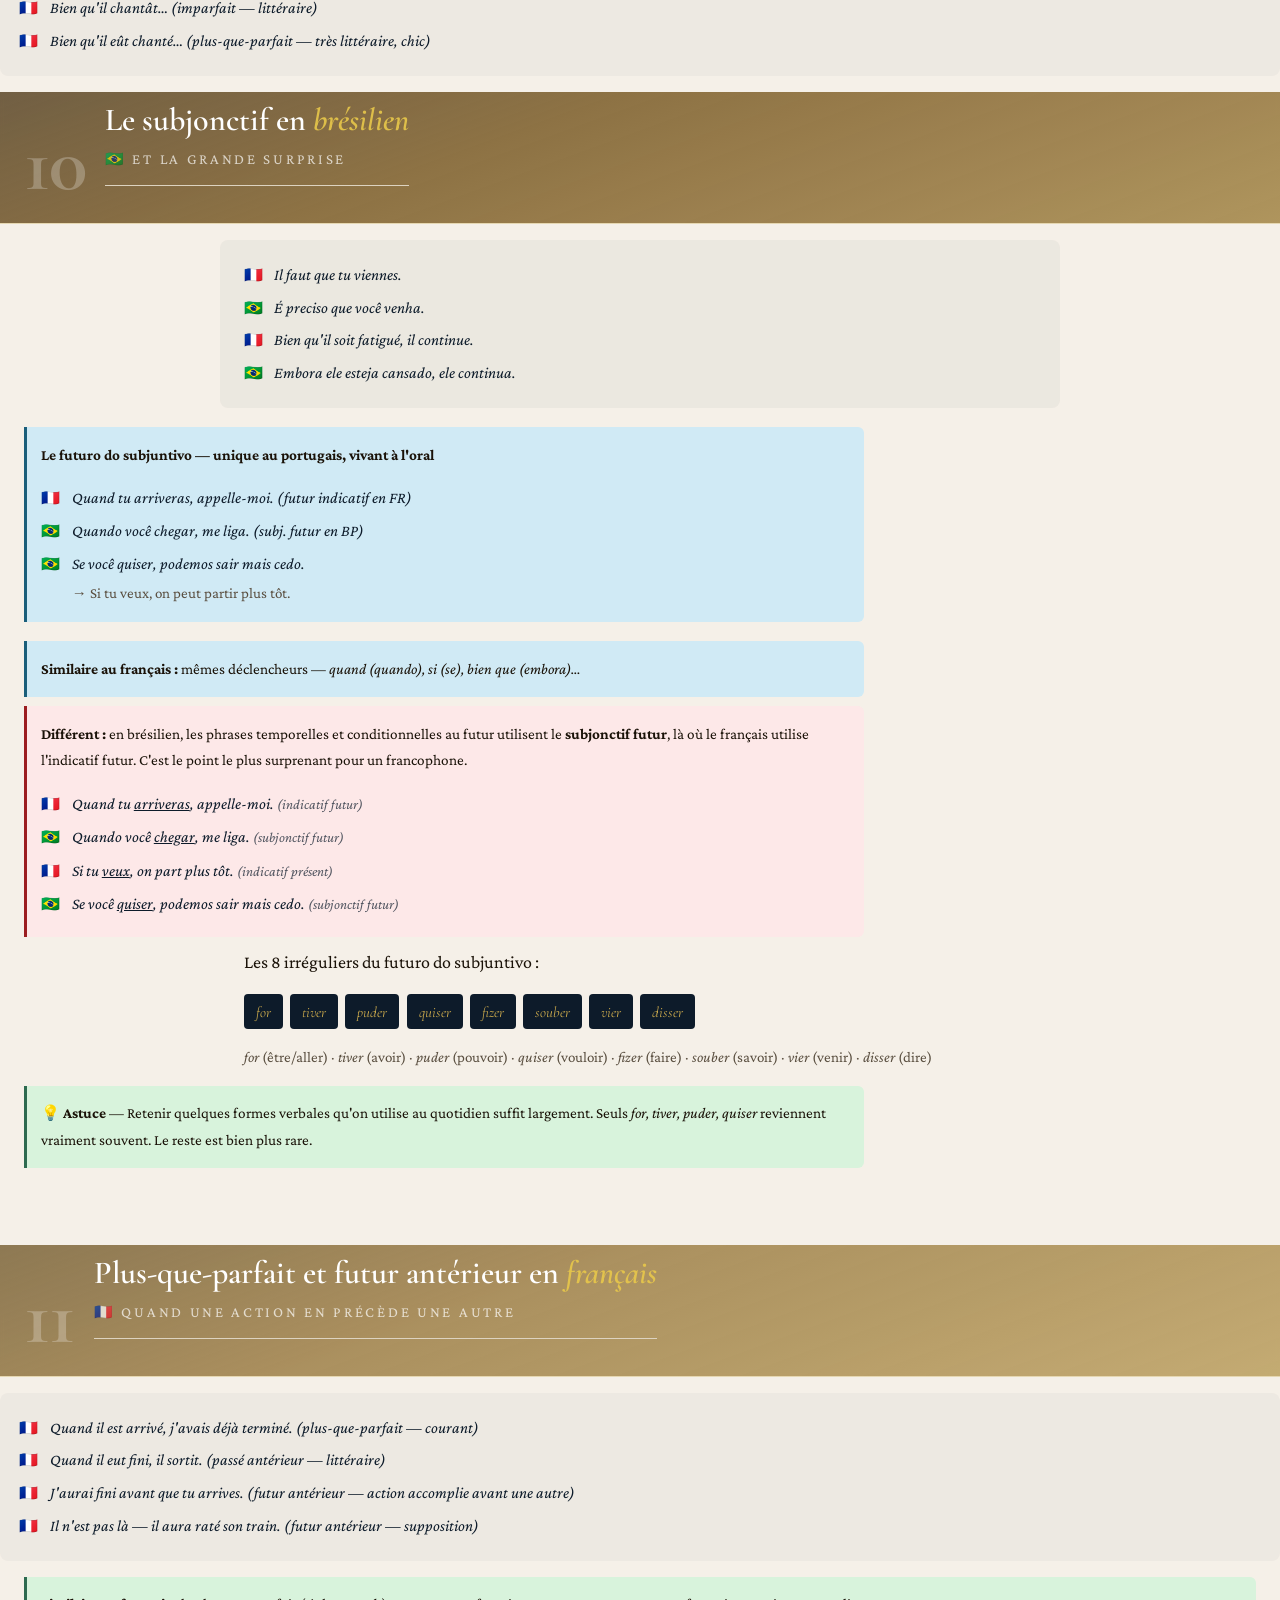
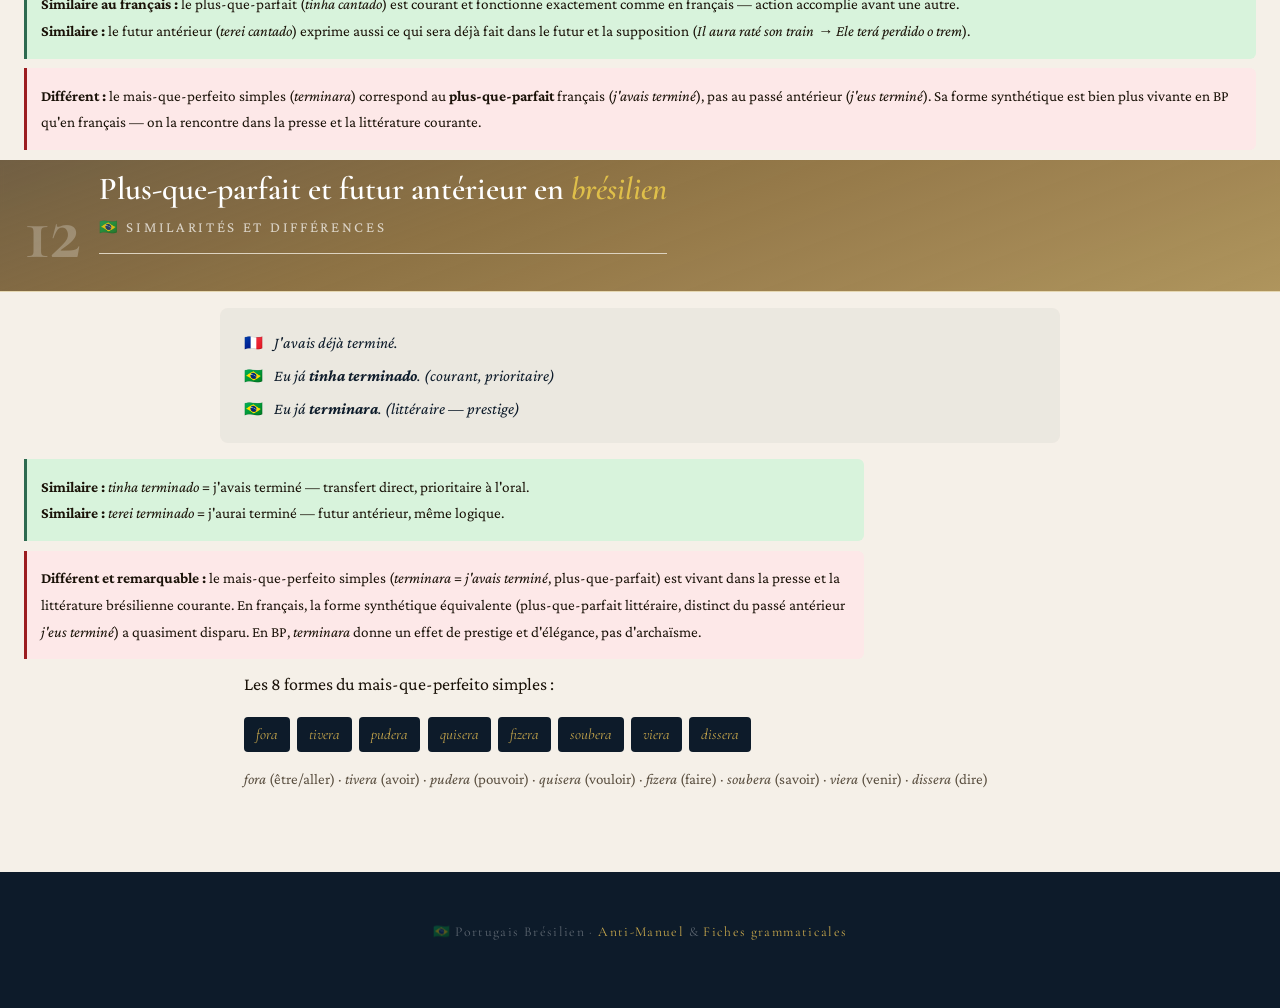
<file: ref-fr.html>
<!DOCTYPE html>
<html lang="fr">
<head>
<meta charset="UTF-8">
<meta name="viewport" content="width=device-width, initial-scale=1.0">
<title>Portugais Brésilien — Anti-Manuel &amp; Fiches grammaticales</title>
<link href="https://fonts.googleapis.com/css2?family=Cormorant+Garamond:ital,wght@0,300;0,400;0,600;0,700;1,300;1,400&family=Crimson+Pro:ital,wght@0,300;0,400;0,600;1,300;1,400&display=swap" rel="stylesheet">
<style>
/* ============================================================
   CSS VARIABLES
   ============================================================ */
:root{
  --midnight:#0d1b2a; --gold:#c9a84c; --gold-light:#e8c97a;
  --cream:#f5f0e8; --cream-dark:#ede7d9;
  --text:#1a1208; --text-light:#5a4f40;
  --green:#2d6a4f; --green-light:#d8f3dc;
  --amber:#9b5e10; --amber-light:#fde8c8;
  --red:#9b1d20; --red-light:#fde8e8;
  --blue:#1a5e7a; --blue-light:#d0eaf5;
  --border:#ddd3c0;
  --switcher-h:0px; --nav-h:36px; --ch-h:120px;
}
*{margin:0;padding:0;box-sizing:border-box;}
html{scroll-behavior:smooth;}
body{font-family:'Crimson Pro',Georgia,serif;background:var(--cream);color:var(--text);font-size:18px;line-height:1.75;}

/* ============================================================
   BOOK SWITCHER — top bar, always visible
   ============================================================ */
#book-switcher{
  position:sticky;top:0;z-index:300;
  background:var(--midnight);
  height:var(--switcher-h);
  display:flex;align-items:center;
  justify-content:space-between;
  padding:0 1.2rem;
  border-bottom:2px solid rgba(201,168,76,.3);
}
.site-brand{
  font-family:'Cormorant Garamond',serif;
  color:var(--gold);font-size:.85rem;
  letter-spacing:.15em;text-transform:uppercase;
  white-space:nowrap;
}
.switcher-tabs{display:flex;gap:.3rem;}
.stab{
  font-family:'Cormorant Garamond',serif;
  font-size:.82rem;letter-spacing:.04em;
  padding:.3rem .9rem;border-radius:4px;
  border:1px solid rgba(201,168,76,.25);
  color:rgba(255,255,255,.45);
  background:transparent;cursor:pointer;
  transition:all .2s;white-space:nowrap;
}
.stab:hover{color:var(--gold);border-color:rgba(201,168,76,.6);}
.stab.active{background:rgba(201,168,76,.15);color:var(--gold);border-color:rgba(201,168,76,.5);}

/* ============================================================
   HERO
   ============================================================ */
.hero{
  background:var(--midnight);min-height:70vh;
  display:flex;align-items:center;justify-content:center;
  position:relative;overflow:hidden;
}
.hero-bg{position:absolute;inset:0;background:radial-gradient(ellipse at 30% 50%,#1a2f4a 0%,#0d1b2a 60%);}
.hero-content{position:relative;z-index:2;text-align:center;padding:2rem;}
.hero-label{font-family:'Cormorant Garamond',serif;color:var(--gold);font-size:.82rem;letter-spacing:.3em;text-transform:uppercase;margin-bottom:1.4rem;opacity:0;animation:fadeUp .8s ease .2s forwards;}
.hero h1{font-family:'Cormorant Garamond',serif;font-size:clamp(2.4rem,7vw,5rem);font-weight:300;color:white;line-height:1.15;margin-bottom:.5rem;opacity:0;animation:fadeUp .8s ease .4s forwards;}
.hero h1 em{font-style:italic;color:var(--gold-light);}
.hero-sub{font-size:1.05rem;color:rgba(255,255,255,.5);font-style:italic;margin-bottom:2rem;opacity:0;animation:fadeUp .8s ease .6s forwards;}
.hero-cta{display:flex;gap:.8rem;justify-content:center;flex-wrap:wrap;opacity:0;animation:fadeUp .8s ease .8s forwards;}
.hero-btn{
  font-family:'Cormorant Garamond',serif;font-size:.95rem;
  padding:.55rem 1.5rem;border-radius:4px;cursor:pointer;
  border:1px solid rgba(201,168,76,.5);transition:all .25s;
  letter-spacing:.05em;
}
.hero-btn.primary{background:rgba(201,168,76,.2);color:var(--gold);}
.hero-btn.primary:hover{background:rgba(201,168,76,.35);}
.hero-btn.secondary{background:transparent;color:rgba(255,255,255,.5);border-color:rgba(255,255,255,.2);}
.hero-btn.secondary:hover{color:white;border-color:rgba(255,255,255,.5);}
.scroll-hint{position:absolute;bottom:1.5rem;left:50%;transform:translateX(-50%);color:rgba(255,255,255,.3);font-size:.72rem;letter-spacing:.2em;text-transform:uppercase;animation:pulse 2s ease-in-out infinite;}
@keyframes fadeUp{from{opacity:0;transform:translateY(16px)}to{opacity:1;transform:translateY(0)}}
@keyframes pulse{0%,100%{opacity:.3}50%{opacity:.8}}

/* ============================================================
   BOOK CONTAINER
   ============================================================ */
.book{display:none;}.book.visible{display:block;}


/* ============================================================
   SECTION NAV (shared by both books)
   ============================================================ */
.section-nav{
  position:sticky;top:0;z-index:200;
  background:var(--midnight);
  border-bottom:1px solid rgba(201,168,76,.2);
  height:var(--nav-h);display:flex;align-items:center;
  padding:0 .8rem;gap:.2rem;
  overflow-x:auto;-webkit-overflow-scrolling:touch;scrollbar-width:none;
}
.section-nav::-webkit-scrollbar{display:none;}
.section-nav a,.section-nav button{
  color:rgba(255,255,255,.4);text-decoration:none;
  font-family:'Cormorant Garamond',serif;font-size:.95rem;
  padding:.1rem .42rem;border-radius:3px;
  transition:all .2s;white-space:nowrap;
  background:transparent;border:none;cursor:pointer;
}
.section-nav a:hover,.section-nav a.active,
.section-nav button:hover{color:var(--gold);background:rgba(201,168,76,.11);}

/* ============================================================
   ANTI-MANUEL — SECTIONS
   ============================================================ */
.am-section{padding:0 0 4rem;max-width:100%;}
.am-section.alt-bg{background:white;max-width:100%;}
.am-section.alt-bg .am-inner{max-width:840px;margin:0 auto;padding:0 1.5rem 4rem;}
.am-sn{font-family:'Cormorant Garamond',serif;font-size:4.2rem;font-weight:700;color:var(--cream-dark);line-height:1;margin-bottom:-.7rem;letter-spacing:-.02em;}
.alt-bg 
.am-head{display:flex;justify-content:space-between;align-items:flex-start;gap:1rem;flex-wrap:wrap;flex:1;}
/* Contenu des sections brésiliennes centré et limité */
.am-section > p,
.am-section > div:not(.am-header),
.am-section > table,
.am-section > h2,
.am-section > h3{max-width:840px;margin-left:auto;margin-right:auto;padding-left:1.5rem;padding-right:1.5rem;}

h2{font-family:'Cormorant Garamond',serif;font-size:2rem;font-weight:600;color:var(--midnight);margin-bottom:.4rem;line-height:1.2;}
h2 em{font-style:italic;color:var(--gold);}
.am-header{
  position:sticky;
  top:calc(var(--switcher-h) + var(--nav-h));
  z-index:100;
  min-height:var(--ch-h);
  overflow:hidden;
  display:flex;
  align-items:center;
  gap:1.2rem;
  padding:.6rem 1.5rem .5rem;
  backdrop-filter:blur(2px);
  -webkit-backdrop-filter:blur(2px);
}
.am-bg{
  position:absolute;
  inset:-40px 0;
  will-change:transform;
  opacity:1;
}
.alt-bg .am-header .am-bg{
  background:linear-gradient(160deg, rgba(100,75,30,.75) 0%, rgba(160,130,75,.88) 40%, rgba(195,170,110,.95) 100%);
}
.am-section .am-header .am-bg{
  background:linear-gradient(160deg, rgba(70,50,20,.78) 0%, rgba(130,100,50,.90) 40%, rgba(175,148,90,.96) 100%);
}
.am-header{border-bottom:1px solid rgba(201,168,76,.35);}


.am-header .am-sn{flex-shrink:0;position:relative;z-index:1;color:rgba(255,255,255,.25);font-size:5rem;}
.am-header .am-head{position:relative;z-index:1;background:transparent;}
.am-header h2{color:#fff !important;}
.am-header h2 em{color:rgba(232,200,74,.9) !important;}
.am-header .slang{color:rgba(255,255,255,.7) !important;}
.slang{font-size:.82rem;color:var(--text-light);letter-spacing:.18em;text-transform:uppercase;margin-bottom:1.8rem;padding-bottom:.8rem;border-bottom:1px solid var(--border);display:flex;align-items:center;gap:.6rem;flex-wrap:wrap;}
p{margin-bottom:1rem;}
h3{font-family:'Cormorant Garamond',serif;font-size:1.35rem;font-weight:600;color:var(--midnight);margin:2rem 0 .7rem;}
h4{font-family:'Cormorant Garamond',serif;font-size:1.05rem;font-style:italic;color:var(--text-light);margin:1.3rem 0 .5rem;}



/* ============================================================
   ATOUTS GRID (AM §0)
   ============================================================ */
.grid{display:grid;grid-template-columns:repeat(auto-fit,minmax(185px,1fr));gap:.9rem;margin:1.6rem 0;}
.card{background:var(--midnight);color:white;padding:1.3rem;border-radius:8px;border-top:3px solid var(--gold);}
.card-icon{font-size:1.7rem;margin-bottom:.6rem;}
.card-title{font-family:'Cormorant Garamond',serif;font-size:1rem;font-weight:600;color:var(--gold);margin-bottom:.4rem;}
.card-text{font-size:.86rem;color:rgba(255,255,255,.72);line-height:1.5;}

/* ============================================================
   EXAMPLES
   ============================================================ */
.exblock{background:rgba(13,27,42,.04);border-radius:8px;padding:1rem 1.2rem;margin:1rem 0;}
.alt-bg .exblock{background:rgba(13,27,42,.03);}
.ch-body.alt .exblock{background:rgba(13,27,42,.03);}
.exrow{display:flex;gap:.65rem;align-items:baseline;margin:.3rem 0;flex-wrap:wrap;}
.exlang{font-size:.95rem;min-width:1.25rem;flex-shrink:0;}
.extext{font-style:italic;color:var(--midnight);font-size:1rem;}
.extr{font-size:.83rem;color:var(--text-light);padding:.03rem 0 .1rem 1.9rem;margin-top:-.2rem;}

/* ============================================================
   BADGES & CALLOUTS
   ============================================================ */
.badge{display:inline-flex;align-items:center;padding:.12rem .55rem;border-radius:20px;font-size:.82rem;font-family:'Cormorant Garamond',serif;letter-spacing:.04em;white-space:nowrap;}
.bg{background:var(--green-light);color:var(--green);}
.ba{background:var(--amber-light);color:var(--amber);}
.br{background:var(--red-light);color:var(--red);}
.bb{background:var(--blue-light);color:var(--blue);}
.c{border-left:3px solid var(--gold);background:rgba(201,168,76,.08);padding:.9rem 1.2rem;margin:1.2rem 0;border-radius:0 6px 6px 0;}
.cg{border-left-color:var(--green);background:var(--green-light);}
.cr{border-left-color:var(--red);background:var(--red-light);}
.cb{border-left-color:var(--blue);background:var(--blue-light);}
.c p:last-child{margin-bottom:0;}

/* ============================================================
   TABLES (shared)
   ============================================================ */
.tw{overflow-x:auto;margin:1.1rem 0;-webkit-overflow-scrolling:touch;max-width:100%;overscroll-behavior-x:contain;}

.tense-tag{display:inline-block;font-size:.78rem;background:rgba(201,168,76,.15);color:var(--amber);border:1px solid rgba(201,168,76,.3);border-radius:4px;padding:1px 5px;margin-left:4px;font-style:normal;white-space:nowrap;vertical-align:middle;}
table.ctab{width:100%;border-collapse:collapse;font-size:.88rem;display:block;overflow-x:auto;-webkit-overflow-scrolling:touch;overscroll-behavior-x:contain;}
table.ctab th{background:var(--midnight);color:var(--gold);font-family:'Cormorant Garamond',serif;font-weight:600;padding:.6rem .85rem;text-align:left;font-size:.82rem;letter-spacing:.04em;}
table.ctab td{padding:.5rem .85rem;border-bottom:1px solid var(--border);vertical-align:top;}
tr.even td, table.ctab tr:nth-child(even) td{background:rgba(220,210,195,.45);}
.alt-bg table.ctab tr:nth-child(even) td{background:rgba(248,248,248,.8);}

/* ============================================================
   CHAPTER HEADERS — STICKY PARALLAX (Fiches)
   ============================================================ */
.chapter{position:relative;}
.ch-header{
  position:sticky;top:var(--nav-h);
  z-index:100;height:var(--ch-h);overflow:hidden;
  display:flex;align-items:center;
  backdrop-filter:blur(4px);-webkit-backdrop-filter:blur(4px);
}
.ch-bg{
  position:absolute;inset:-40px 0;
  opacity:.65;transition:opacity .4s ease;
}
.ch-header.opaque .ch-bg{opacity:1;}
.ch-overlay{position:absolute;inset:0;background:linear-gradient(to right,rgba(13,27,42,.9) 0%,rgba(13,27,42,.5) 55%,transparent 100%);transition:opacity .4s;}
.ch-header.opaque .ch-overlay{background:linear-gradient(to right,rgba(13,27,42,.97) 0%,rgba(13,27,42,.75) 55%,rgba(13,27,42,.2) 100%);}
.ch-content{position:relative;z-index:2;display:flex;align-items:center;gap:1.3rem;padding:0 1.4rem;width:100%;}
.ch-num{font-family:'Cormorant Garamond',serif;font-size:3.6rem;font-weight:700;color:rgba(201,168,76,.22);line-height:1;flex-shrink:0;}
.ch-info{flex:1;min-width:0;}
.ch-tag{font-size:.66rem;letter-spacing:.2em;text-transform:uppercase;color:var(--gold);opacity:.85;margin-bottom:.2rem;}
.ch-title{font-family:'Cormorant Garamond',serif;font-size:clamp(1.25rem,3.5vw,1.8rem);font-weight:600;color:white;line-height:1.15;}
.ch-title em{font-style:italic;color:var(--gold-light);}
.ch-subtitle{font-size:.82rem;color:rgba(255,255,255,.48);font-style:italic;margin-top:.15rem;}
.ch-nav{display:flex;flex-direction:column;gap:.35rem;flex-shrink:0;}
.ch-btn{display:flex;align-items:center;justify-content:center;width:2rem;height:2rem;border-radius:50%;border:1px solid rgba(201,168,76,.35);color:var(--gold);text-decoration:none;font-size:.9rem;transition:all .2s;background:rgba(13,27,42,.4);cursor:pointer;}
.ch-btn:hover{background:rgba(201,168,76,.2);border-color:var(--gold);}
.ch-btn.xbtn{display:none;}

/* CHAPTER BODY */
.ch-body{background:var(--cream);}
.ch-body.alt{background:white;}
.ch-inner{max-width:840px;margin:0 auto;padding:3rem 1.5rem;}
.ch-body.alt tr:nth-child(even) td{background:rgba(255,255,255,.06);}

/* CHAPTER COLORS */
.ch1 .ch-bg{background:radial-gradient(ellipse at 20% 60%,#1a3a5c 0%,#0d1b2a 70%);}
.ch2 .ch-bg{background:radial-gradient(ellipse at 70% 40%,#0f3352 0%,#0d1b2a 70%);}
.ch3 .ch-bg{background:radial-gradient(ellipse at 30% 70%,#0e2d48 0%,#0d1b2a 70%);}
.ch4 .ch-bg{background:radial-gradient(ellipse at 60% 30%,#122840 0%,#0d1b2a 70%);}
.ch5 .ch-bg{background:radial-gradient(ellipse at 40% 60%,#0c2236 0%,#0d1b2a 70%);}
.ch6 .ch-bg{background:radial-gradient(ellipse at 25% 50%,#3a1a1a 0%,#0d1b2a 70%);}
.ch7 .ch-bg{background:radial-gradient(ellipse at 65% 45%,#2d1010 0%,#0d1b2a 70%);}
.ch8 .ch-bg{background:radial-gradient(ellipse at 20% 60%,#4a1010 0%,#0d1b2a 70%);}
.ch9 .ch-bg{background:radial-gradient(ellipse at 55% 35%,#2a1515 0%,#0d1b2a 70%);}
.ch10 .ch-bg{background:radial-gradient(ellipse at 35% 65%,#351a10 0%,#0d1b2a 70%);}
.ch11 .ch-bg{background:radial-gradient(ellipse at 30% 55%,#2a1a3a 0%,#0d1b2a 70%);}
.ch12 .ch-bg{background:radial-gradient(ellipse at 60% 40%,#0d2e1f 0%,#0d1b2a 70%);}
.ch13 .ch-bg{background:radial-gradient(ellipse at 25% 60%,#0a2818 0%,#0d1b2a 70%);}
.ch14 .ch-bg{background:radial-gradient(ellipse at 50% 50%,#0f3322 0%,#0d1b2a 70%);}
.ch15 .ch-bg{background:radial-gradient(ellipse at 40% 55%,#0c2a1c 0%,#0d1b2a 70%);}

/* FORMATION TABLES */
.formation{background:var(--midnight);color:white;border-radius:8px;padding:1.4rem;margin:1.4rem 0;}
.formation-title{font-family:'Cormorant Garamond',serif;font-size:.7rem;letter-spacing:.2em;text-transform:uppercase;color:var(--gold);margin-bottom:.9rem;opacity:.9;}
.form-group{margin:.3rem 0 .9rem;}
.form-group-label{color:var(--gold);font-size:.82rem;letter-spacing:.1em;text-transform:uppercase;margin-bottom:.45rem;opacity:.8;}
.form-rs-table{width:100%;border-collapse:collapse;display:block;overflow-x:auto;-webkit-overflow-scrolling:touch;overscroll-behavior-x:contain;}
.form-rs-table th{color:rgba(255,255,255,.38);font-family:'Cormorant Garamond',serif;font-size:.7rem;letter-spacing:.1em;text-transform:uppercase;padding:.22rem .45rem;border-bottom:1px solid rgba(255,255,255,.1);text-align:left;font-weight:400;}
.form-rs-table td{padding:.25rem .45rem;font-size:.88rem;vertical-align:middle;}
/* Light alternation on dark bg — NOT the cream color */
.form-rs-table tr:nth-child(even) td{background:rgba(255,255,255,.06);}
.form-rs-table tr:nth-child(odd) td{background:transparent;}
.td-pron{color:rgba(255,255,255,.36);font-size:.78rem;min-width:5rem;}
.td-rad{color:rgba(255,255,255,.55);font-style:italic;}
.td-plus{color:rgba(255,255,255,.22);padding:0 .12rem;}
.td-suf{color:var(--gold);font-weight:600;}
.td-eq{color:rgba(255,255,255,.18);padding:0 .12rem;}
.td-form{color:white;font-style:italic;}
.td-form strong{color:var(--gold-light);}
.form-irreg{margin-top:.9rem;padding-top:.9rem;border-top:1px solid rgba(255,255,255,.1);}
.form-irreg-title{font-size:.78rem;letter-spacing:.15em;text-transform:uppercase;color:rgba(255,255,255,.33);margin-bottom:.5rem;}
.irreg-list{display:flex;flex-wrap:wrap;gap:.35rem;}
.irreg-item{background:rgba(201,168,76,.1);border:1px solid rgba(201,168,76,.18);border-radius:4px;padding:.18rem .55rem;font-size:.82rem;font-style:italic;}
.irreg-item strong{color:var(--gold);margin-right:.25rem;font-style:normal;}
.form-note{font-size:.8rem;color:rgba(255,255,255,.42);margin-top:.45rem;font-style:italic;}

/* KEY FORMS */
.kf{display:flex;flex-wrap:wrap;gap:.45rem;margin:.9rem 0;}
.kf span{background:var(--midnight);color:var(--gold);padding:.28rem .75rem;border-radius:4px;font-family:'Cormorant Garamond',serif;font-size:.95rem;font-style:italic;}

/* FOOTER */
footer{background:var(--midnight);color:rgba(255,255,255,.33);text-align:center;padding:3rem 2rem;font-family:'Cormorant Garamond',serif;font-size:.85rem;letter-spacing:.1em;}
footer span{color:var(--gold);}

/* ============================================================
   RESPONSIVE
   ============================================================ */
@media(max-width:640px){
  :root{--switcher-h:44px;--nav-h:32px;--ch-h:110px;}
  .ch-num{font-size:2.6rem;}
  .ch-content{gap:.9rem;padding:0 1rem;}
  .ch-btn{width:1.85rem;height:1.85rem;}
  .ch-inner{padding:0 0.65rem 2rem;}
  .ctab,.cg table{font-size:.82rem;}
  .tw{font-size:.82rem;}
  .alt-bg > .am-inner{padding:0 0.65rem 2rem;}
  body{padding:0;}
  h2{font-size:1.75rem;}
  .am-sn{font-size:3.2rem;}
  .grid{grid-template-columns:1fr 1fr;}
  .site-brand{display:none;}
  .section-nav a,.section-nav button{font-size:.88rem;padding:.08rem .32rem;}
  .td-pron{min-width:4.2rem;}
}
@media(max-width:380px){.grid{grid-template-columns:1fr;}}

/* ── Espacement cohérent — tous les blocs colorés anti-manuel ── */
.am-section > .c,
.am-section > .cr,
.am-section > .cb,
.am-section > .cg,
.am-section > div > .c,
.am-section > div > .cr,
.am-section > div > .cb,
.am-section > div > .cg,
.am-inner > .c,
.am-inner > .cr,
.am-inner > .cb,
.am-inner > .cg {
  margin-left: 1.5rem !important;
  margin-right: 1.5rem !important;
  padding-left: .9rem !important;
  padding-right: .9rem !important;
  box-sizing: border-box;
}
/* Tableaux */
.am-section > .tw,
.am-inner > .tw {
  margin-left: 1.5rem !important;
  margin-right: 1.5rem !important;
}



ad>
<meta charset="UTF-8">
<meta name="viewport" content="width=device-width, initial-scale=1.0">
<title>Portugais Brésilien — Anti-Manuel &amp; Fiches grammaticales</title>
<link href="https://fonts.googleapis.com/css2?family=Cormorant+Garamond:ital,wght@0,300;0,400;0,600;0,700;1,300;1,400&family=Crimson+Pro:ital,wght@0,300;0,400;0,600;1,300;1,400&display=swap" rel="stylesheet">
<style>
/* ============================================================
   CSS VARIABLES
   ============================================================ */
:root{
  --midnight:#0d1b2a; --gold:#c9a84c; --gold-light:#e8c97a;
  --cream:#f5f0e8; --cream-dark:#ede7d9;
  --text:#1a1208; --text-light:#5a4f40;
  --green:#2d6a4f; --green-light:#d8f3dc;
  --amber:#9b5e10; --amber-light:#fde8c8;
  --red:#9b1d20; --red-light:#fde8e8;
  --blue:#1a5e7a; --blue-light:#d0eaf5;
  --border:#ddd3c0;
  --switcher-h:0px; --nav-h:36px; --ch-h:120px;
}
*{margin:0;padding:0;box-sizing:border-box;}
html{scroll-behavior:smooth;}
body{font-family:'Crimson Pro',Georgia,serif;background:var(--cream);color:var(--text);font-size:18px;line-height:1.75;}

/* ============================================================
   BOOK SWITCHER — top bar, always visible
   ============================================================ */
#book-switcher{
  position:sticky;top:0;z-index:300;
  background:var(--midnight);
  height:var(--switcher-h);
  display:flex;align-items:center;
  justify-content:space-between;
  padding:0 1.2rem;
  border-bottom:2px solid rgba(201,168,76,.3);
}
.site-brand{
  font-family:'Cormorant Garamond',serif;
  color:var(--gold);font-size:.85rem;
  letter-spacing:.15em;text-transform:uppercase;
  white-space:nowrap;
}
.switcher-tabs{display:flex;gap:.3rem;}
.stab{
  font-family:'Cormorant Garamond',serif;
  font-size:.82rem;letter-spacing:.04em;
  padding:.3rem .9rem;border-radius:4px;
  border:1px solid rgba(201,168,76,.25);
  color:rgba(255,255,255,.45);
  background:transparent;cursor:pointer;
  transition:all .2s;white-space:nowrap;
}
.stab:hover{color:var(--gold);border-color:rgba(201,168,76,.6);}
.stab.active{background:rgba(201,168,76,.15);color:var(--gold);border-color:rgba(201,168,76,.5);}

/* ============================================================
   HERO
   ============================================================ */
.hero{
  background:var(--midnight);min-height:70vh;
  display:flex;align-items:center;justify-content:center;
  position:relative;overflow:hidden;
}
.hero-bg{position:absolute;inset:0;background:radial-gradient(ellipse at 30% 50%,#1a2f4a 0%,#0d1b2a 60%);}
.hero-content{position:relative;z-index:2;text-align:center;padding:2rem;}
.hero-label{font-family:'Cormorant Garamond',serif;color:var(--gold);font-size:.82rem;letter-spacing:.3em;text-transform:uppercase;margin-bottom:1.4rem;opacity:0;animation:fadeUp .8s ease .2s forwards;}
.hero h1{font-family:'Cormorant Garamond',serif;font-size:clamp(2.4rem,7vw,5rem);font-weight:300;color:white;line-height:1.15;margin-bottom:.5rem;opacity:0;animation:fadeUp .8s ease .4s forwards;}
.hero h1 em{font-style:italic;color:var(--gold-light);}
.hero-sub{font-size:1.05rem;color:rgba(255,255,255,.5);font-style:italic;margin-bottom:2rem;opacity:0;animation:fadeUp .8s ease .6s forwards;}
.hero-cta{display:flex;gap:.8rem;justify-content:center;flex-wrap:wrap;opacity:0;animation:fadeUp .8s ease .8s forwards;}
.hero-btn{
  font-family:'Cormorant Garamond',serif;font-size:.95rem;
  padding:.55rem 1.5rem;border-radius:4px;cursor:pointer;
  border:1px solid rgba(201,168,76,.5);transition:all .25s;
  letter-spacing:.05em;
}
.hero-btn.primary{background:rgba(201,168,76,.2);color:var(--gold);}
.hero-btn.primary:hover{background:rgba(201,168,76,.35);}
.hero-btn.secondary{background:transparent;color:rgba(255,255,255,.5);border-color:rgba(255,255,255,.2);}
.hero-btn.secondary:hover{color:white;border-color:rgba(255,255,255,.5);}
.scroll-hint{position:absolute;bottom:1.5rem;left:50%;transform:translateX(-50%);color:rgba(255,255,255,.3);font-size:.72rem;letter-spacing:.2em;text-transform:uppercase;animation:pulse 2s ease-in-out infinite;}
@keyframes fadeUp{from{opacity:0;transform:translateY(16px)}to{opacity:1;transform:translateY(0)}}
@keyframes pulse{0%,100%{opacity:.3}50%{opacity:.8}}

/* ============================================================
   BOOK CONTAINER
   ============================================================ */
.book{display:none;}.book.visible{display:block;}


/* ============================================================
   SECTION NAV (shared by both books)
   ============================================================ */
.section-nav{
  position:sticky;top:0;z-index:200;
  background:var(--midnight);
  border-bottom:1px solid rgba(201,168,76,.2);
  height:var(--nav-h);display:flex;align-items:center;
  padding:0 .8rem;gap:.2rem;
  overflow-x:auto;-webkit-overflow-scrolling:touch;scrollbar-width:none;
}
.section-nav::-webkit-scrollbar{display:none;}
.section-nav a,.section-nav button{
  color:rgba(255,255,255,.4);text-decoration:none;
  font-family:'Cormorant Garamond',serif;font-size:.95rem;
  padding:.1rem .42rem;border-radius:3px;
  transition:all .2s;white-space:nowrap;
  background:transparent;border:none;cursor:pointer;
}
.section-nav a:hover,.section-nav a.active,
.section-nav button:hover{color:var(--gold);background:rgba(201,168,76,.11);}

/* ============================================================
   ANTI-MANUEL — SECTIONS
   ============================================================ */
.am-section{padding:0 0 4rem;max-width:100%;}
.am-section.alt-bg{background:white;max-width:100%;}
.am-section.alt-bg .am-inner{max-width:840px;margin:0 auto;padding:0 1.5rem 4rem;}
.am-sn{font-family:'Cormorant Garamond',serif;font-size:4.2rem;font-weight:700;color:var(--cream-dark);line-height:1;margin-bottom:-.7rem;letter-spacing:-.02em;}
.alt-bg 
.am-head{display:flex;justify-content:space-between;align-items:flex-start;gap:1rem;flex-wrap:wrap;flex:1;}
/* Contenu des sections brésiliennes centré et limité */
.am-section > p,
.am-section > div:not(.am-header),
.am-section > table,
.am-section > h2,
.am-section > h3{max-width:840px;margin-left:auto;margin-right:auto;padding-left:1.5rem;padding-right:1.5rem;}

h2{font-family:'Cormorant Garamond',serif;font-size:2rem;font-weight:600;color:var(--midnight);margin-bottom:.4rem;line-height:1.2;}
h2 em{font-style:italic;color:var(--gold);}
.am-header{
  position:sticky;
  top:calc(var(--switcher-h) + var(--nav-h));
  z-index:100;
  min-height:var(--ch-h);
  overflow:hidden;
  display:flex;
  align-items:center;
  gap:1.2rem;
  padding:.6rem 1.5rem .5rem;
  backdrop-filter:blur(2px);
  -webkit-backdrop-filter:blur(2px);
}
.am-bg{
  position:absolute;
  inset:-40px 0;
  will-change:transform;
  opacity:1;
}
.alt-bg .am-header .am-bg{
  background:linear-gradient(160deg, rgba(100,75,30,.75) 0%, rgba(160,130,75,.88) 40%, rgba(195,170,110,.95) 100%);
}
.am-section .am-header .am-bg{
  background:linear-gradient(160deg, rgba(70,50,20,.78) 0%, rgba(130,100,50,.90) 40%, rgba(175,148,90,.96) 100%);
}
.am-header{border-bottom:1px solid rgba(201,168,76,.35);}


.am-header .am-sn{flex-shrink:0;position:relative;z-index:1;color:rgba(255,255,255,.25);font-size:5rem;}
.am-header .am-head{position:relative;z-index:1;background:transparent;}
.am-header h2{color:#fff !important;}
.am-header h2 em{color:rgba(232,200,74,.9) !important;}
.am-header .slang{color:rgba(255,255,255,.7) !important;}
.slang{font-size:.82rem;color:var(--text-light);letter-spacing:.18em;text-transform:uppercase;margin-bottom:1.8rem;padding-bottom:.8rem;border-bottom:1px solid var(--border);display:flex;align-items:center;gap:.6rem;flex-wrap:wrap;}
p{margin-bottom:1rem;}
h3{font-family:'Cormorant Garamond',serif;font-size:1.35rem;font-weight:600;color:var(--midnight);margin:2rem 0 .7rem;}
h4{font-family:'Cormorant Garamond',serif;font-size:1.05rem;font-style:italic;color:var(--text-light);margin:1.3rem 0 .5rem;}



/* ============================================================
   ATOUTS GRID (AM §0)
   ============================================================ */
.grid{display:grid;grid-template-columns:repeat(auto-fit,minmax(185px,1fr));gap:.9rem;margin:1.6rem 0;}
.card{background:var(--midnight);color:white;padding:1.3rem;border-radius:8px;border-top:3px solid var(--gold);}
.card-icon{font-size:1.7rem;margin-bottom:.6rem;}
.card-title{font-family:'Cormorant Garamond',serif;font-size:1rem;font-weight:600;color:var(--gold);margin-bottom:.4rem;}
.card-text{font-size:.86rem;color:rgba(255,255,255,.72);line-height:1.5;}

/* ============================================================
   EXAMPLES
   ============================================================ */
.exblock{background:rgba(13,27,42,.04);border-radius:8px;padding:1rem 1.2rem;margin:1rem 0;}
.alt-bg .exblock{background:rgba(13,27,42,.03);}
.ch-body.alt .exblock{background:rgba(13,27,42,.03);}
.exrow{display:flex;gap:.65rem;align-items:baseline;margin:.3rem 0;flex-wrap:wrap;}
.exlang{font-size:.95rem;min-width:1.25rem;flex-shrink:0;}
.extext{font-style:italic;color:var(--midnight);font-size:1rem;}
.extr{font-size:.83rem;color:var(--text-light);padding:.03rem 0 .1rem 1.9rem;margin-top:-.2rem;}

/* ============================================================
   BADGES & CALLOUTS
   ============================================================ */
.badge{display:inline-flex;align-items:center;padding:.12rem .55rem;border-radius:20px;font-size:.82rem;font-family:'Cormorant Garamond',serif;letter-spacing:.04em;white-space:nowrap;}
.bg{background:var(--green-light);color:var(--green);}
.ba{background:var(--amber-light);color:var(--amber);}
.br{background:var(--red-light);color:var(--red);}
.bb{background:var(--blue-light);color:var(--blue);}
.c{border-left:3px solid var(--gold);background:rgba(201,168,76,.08);padding:.9rem 1.2rem;margin:1.2rem 0;border-radius:0 6px 6px 0;}
.cg{border-left-color:var(--green);background:var(--green-light);}
.cr{border-left-color:var(--red);background:var(--red-light);}
.cb{border-left-color:var(--blue);background:var(--blue-light);}
.c p:last-child{margin-bottom:0;}

/* ============================================================
   TABLES (shared)
   ============================================================ */
.tw{overflow-x:auto;margin:1.1rem 0;-webkit-overflow-scrolling:touch;max-width:100%;overscroll-behavior-x:contain;}

.tense-tag{display:inline-block;font-size:.78rem;background:rgba(201,168,76,.15);color:var(--amber);border:1px solid rgba(201,168,76,.3);border-radius:4px;padding:1px 5px;margin-left:4px;font-style:normal;white-space:nowrap;vertical-align:middle;}
table.ctab{width:100%;border-collapse:collapse;font-size:.88rem;display:block;overflow-x:auto;-webkit-overflow-scrolling:touch;overscroll-behavior-x:contain;}
table.ctab th{background:var(--midnight);color:var(--gold);font-family:'Cormorant Garamond',serif;font-weight:600;padding:.6rem .85rem;text-align:left;font-size:.82rem;letter-spacing:.04em;}
table.ctab td{padding:.5rem .85rem;border-bottom:1px solid var(--border);vertical-align:top;}
tr.even td, table.ctab tr:nth-child(even) td{background:rgba(220,210,195,.45);}
.alt-bg table.ctab tr:nth-child(even) td{background:rgba(248,248,248,.8);}

/* ============================================================
   CHAPTER HEADERS — STICKY PARALLAX (Fiches)
   ============================================================ */
.chapter{position:relative;}
.ch-header{
  position:sticky;top:var(--nav-h);
  z-index:100;height:var(--ch-h);overflow:hidden;
  display:flex;align-items:center;
  backdrop-filter:blur(4px);-webkit-backdrop-filter:blur(4px);
}
.ch-bg{
  position:absolute;inset:-40px 0;
  opacity:.65;transition:opacity .4s ease;
}
.ch-header.opaque .ch-bg{opacity:1;}
.ch-overlay{position:absolute;inset:0;background:linear-gradient(to right,rgba(13,27,42,.9) 0%,rgba(13,27,42,.5) 55%,transparent 100%);transition:opacity .4s;}
.ch-header.opaque .ch-overlay{background:linear-gradient(to right,rgba(13,27,42,.97) 0%,rgba(13,27,42,.75) 55%,rgba(13,27,42,.2) 100%);}
.ch-content{position:relative;z-index:2;display:flex;align-items:center;gap:1.3rem;padding:0 1.4rem;width:100%;}
.ch-num{font-family:'Cormorant Garamond',serif;font-size:3.6rem;font-weight:700;color:rgba(201,168,76,.22);line-height:1;flex-shrink:0;}
.ch-info{flex:1;min-width:0;}
.ch-tag{font-size:.66rem;letter-spacing:.2em;text-transform:uppercase;color:var(--gold);opacity:.85;margin-bottom:.2rem;}
.ch-title{font-family:'Cormorant Garamond',serif;font-size:clamp(1.25rem,3.5vw,1.8rem);font-weight:600;color:white;line-height:1.15;}
.ch-title em{font-style:italic;color:var(--gold-light);}
.ch-subtitle{font-size:.82rem;color:rgba(255,255,255,.48);font-style:italic;margin-top:.15rem;}
.ch-nav{display:flex;flex-direction:column;gap:.35rem;flex-shrink:0;}
.ch-btn{display:flex;align-items:center;justify-content:center;width:2rem;height:2rem;border-radius:50%;border:1px solid rgba(201,168,76,.35);color:var(--gold);text-decoration:none;font-size:.9rem;transition:all .2s;background:rgba(13,27,42,.4);cursor:pointer;}
.ch-btn:hover{background:rgba(201,168,76,.2);border-color:var(--gold);}
.ch-btn.xbtn{display:none;}

/* CHAPTER BODY */
.ch-body{background:var(--cream);}
.ch-body.alt{background:white;}
.ch-inner{max-width:840px;margin:0 auto;padding:3rem 1.5rem;}
.ch-body.alt tr:nth-child(even) td{background:rgba(255,255,255,.06);}

/* CHAPTER COLORS */
.ch1 .ch-bg{background:radial-gradient(ellipse at 20% 60%,#1a3a5c 0%,#0d1b2a 70%);}
.ch2 .ch-bg{background:radial-gradient(ellipse at 70% 40%,#0f3352 0%,#0d1b2a 70%);}
.ch3 .ch-bg{background:radial-gradient(ellipse at 30% 70%,#0e2d48 0%,#0d1b2a 70%);}
.ch4 .ch-bg{background:radial-gradient(ellipse at 60% 30%,#122840 0%,#0d1b2a 70%);}
.ch5 .ch-bg{background:radial-gradient(ellipse at 40% 60%,#0c2236 0%,#0d1b2a 70%);}
.ch6 .ch-bg{background:radial-gradient(ellipse at 25% 50%,#3a1a1a 0%,#0d1b2a 70%);}
.ch7 .ch-bg{background:radial-gradient(ellipse at 65% 45%,#2d1010 0%,#0d1b2a 70%);}
.ch8 .ch-bg{background:radial-gradient(ellipse at 20% 60%,#4a1010 0%,#0d1b2a 70%);}
.ch9 .ch-bg{background:radial-gradient(ellipse at 55% 35%,#2a1515 0%,#0d1b2a 70%);}
.ch10 .ch-bg{background:radial-gradient(ellipse at 35% 65%,#351a10 0%,#0d1b2a 70%);}
.ch11 .ch-bg{background:radial-gradient(ellipse at 30% 55%,#2a1a3a 0%,#0d1b2a 70%);}
.ch12 .ch-bg{background:radial-gradient(ellipse at 60% 40%,#0d2e1f 0%,#0d1b2a 70%);}
.ch13 .ch-bg{background:radial-gradient(ellipse at 25% 60%,#0a2818 0%,#0d1b2a 70%);}
.ch14 .ch-bg{background:radial-gradient(ellipse at 50% 50%,#0f3322 0%,#0d1b2a 70%);}
.ch15 .ch-bg{background:radial-gradient(ellipse at 40% 55%,#0c2a1c 0%,#0d1b2a 70%);}

/* FORMATION TABLES */
.formation{background:var(--midnight);color:white;border-radius:8px;padding:1.4rem;margin:1.4rem 0;}
.formation-title{font-family:'Cormorant Garamond',serif;font-size:.7rem;letter-spacing:.2em;text-transform:uppercase;color:var(--gold);margin-bottom:.9rem;opacity:.9;}
.form-group{margin:.3rem 0 .9rem;}
.form-group-label{color:var(--gold);font-size:.82rem;letter-spacing:.1em;text-transform:uppercase;margin-bottom:.45rem;opacity:.8;}
.form-rs-table{width:100%;border-collapse:collapse;display:block;overflow-x:auto;-webkit-overflow-scrolling:touch;overscroll-behavior-x:contain;}
.form-rs-table th{color:rgba(255,255,255,.38);font-family:'Cormorant Garamond',serif;font-size:.7rem;letter-spacing:.1em;text-transform:uppercase;padding:.22rem .45rem;border-bottom:1px solid rgba(255,255,255,.1);text-align:left;font-weight:400;}
.form-rs-table td{padding:.25rem .45rem;font-size:.88rem;vertical-align:middle;}
/* Light alternation on dark bg — NOT the cream color */
.form-rs-table tr:nth-child(even) td{background:rgba(255,255,255,.06);}
.form-rs-table tr:nth-child(odd) td{background:transparent;}
.td-pron{color:rgba(255,255,255,.36);font-size:.78rem;min-width:5rem;}
.td-rad{color:rgba(255,255,255,.55);font-style:italic;}
.td-plus{color:rgba(255,255,255,.22);padding:0 .12rem;}
.td-suf{color:var(--gold);font-weight:600;}
.td-eq{color:rgba(255,255,255,.18);padding:0 .12rem;}
.td-form{color:white;font-style:italic;}
.td-form strong{color:var(--gold-light);}
.form-irreg{margin-top:.9rem;padding-top:.9rem;border-top:1px solid rgba(255,255,255,.1);}
.form-irreg-title{font-size:.78rem;letter-spacing:.15em;text-transform:uppercase;color:rgba(255,255,255,.33);margin-bottom:.5rem;}
.irreg-list{display:flex;flex-wrap:wrap;gap:.35rem;}
.irreg-item{background:rgba(201,168,76,.1);border:1px solid rgba(201,168,76,.18);border-radius:4px;padding:.18rem .55rem;font-size:.82rem;font-style:italic;}
.irreg-item strong{color:var(--gold);margin-right:.25rem;font-style:normal;}
.form-note{font-size:.8rem;color:rgba(255,255,255,.42);margin-top:.45rem;font-style:italic;}

/* KEY FORMS */
.kf{display:flex;flex-wrap:wrap;gap:.45rem;margin:.9rem 0;}
.kf span{background:var(--midnight);color:var(--gold);padding:.28rem .75rem;border-radius:4px;font-family:'Cormorant Garamond',serif;font-size:.95rem;font-style:italic;}

/* FOOTER */
footer{background:var(--midnight);color:rgba(255,255,255,.33);text-align:center;padding:3rem 2rem;font-family:'Cormorant Garamond',serif;font-size:.85rem;letter-spacing:.1em;}
footer span{color:var(--gold);}

/* ============================================================
   RESPONSIVE
   ============================================================ */
@media(max-width:640px){
  :root{--switcher-h:44px;--nav-h:32px;--ch-h:110px;}
  .ch-num{font-size:2.6rem;}
  .ch-content{gap:.9rem;padding:0 1rem;}
  .ch-btn{width:1.85rem;height:1.85rem;}
  .ch-inner{padding:0 0.65rem 2rem;}
  .ctab,.cg table{font-size:.82rem;}
  .tw{font-size:.82rem;}
  .alt-bg > .am-inner{padding:0 0.65rem 2rem;}
  body{padding:0;}
  h2{font-size:1.75rem;}
  .am-sn{font-size:3.2rem;}
  .grid{grid-template-columns:1fr 1fr;}
  .site-brand{display:none;}
  .section-nav a,.section-nav button{font-size:.88rem;padding:.08rem .32rem;}
  .td-pron{min-width:4.2rem;}
}
@media(max-width:380px){.grid{grid-template-columns:1fr;}}

/* ── Espacement cohérent — tous les blocs colorés anti-manuel ── */
.am-section > .c,
.am-section > .cr,
.am-section > .cb,
.am-section > .cg,
.am-section > div > .c,
.am-section > div > .cr,
.am-section > div > .cb,
.am-section > div > .cg,
.am-inner > .c,
.am-inner > .cr,
.am-inner > .cb,
.am-inner > .cg {
  margin-left: 1.5rem !important;
  margin-right: 1.5rem !important;
  padding-left: .9rem !important;
  padding-right: .9rem !important;
  box-sizing: border-box;
}
/* Tableaux */
.am-section > .tw,
.am-inner > .tw {
  margin-left: 1.5rem !important;
  margin-right: 1.5rem !important;
}


/* ── Livre 3 — Cartes ── */
.art-card{background:rgba(0,0,0,.04);border-radius:8px;padding:.75rem 1rem;margin:.6rem 0;border-left:3px solid rgba(0,0,0,.12)}
.art-top{display:flex;align-items:baseline;justify-content:space-between;gap:.5rem;margin-bottom:.15rem}
.art-fr{font-family:'Cormorant Garamond',serif;font-size:max(1.1rem,17px);font-weight:600;color:var(--midnight);flex-shrink:0}
.art-fr-solo{font-family:'Cormorant Garamond',serif;font-size:max(1.1rem,17px);font-weight:600;color:var(--midnight);display:block;margin-bottom:.2rem}
.art-wrong{font-size:max(.86rem,14px);color:#c97070;font-style:italic;opacity:.72;text-align:right;white-space:nowrap;overflow:hidden;text-overflow:ellipsis;max-width:55%}
.art-wrong del{text-decoration-color:#c97070;text-decoration-thickness:1px}
.art-bp{display:block;font-family:'Cormorant Garamond',serif;font-size:max(1.12rem,17px);color:#1a4a2e;font-weight:700;margin:.2rem 0;padding:.22rem .55rem;background:rgba(201,168,76,.18);border-radius:4px}
.art-son{display:block;font-size:max(.92rem,15px);color:var(--text-mid,#555);margin:.2rem 0;padding:.1rem .35rem;background:rgba(0,0,0,.05);border-radius:4px}
.art-note{display:block;font-size:max(.9rem,15px);color:var(--text-light,#888);margin-top:.2rem;font-style:italic}
#book-comment .ch-inner{padding:0 1.2rem 2rem}
#book-comment .ch-inner > p{padding:0;margin-bottom:.8rem}
#book-comment .art-card,
#book-comment .cr.c,
#book-comment .cg.c,
#book-comment .cb.c,
#book-comment .tw{margin-left:0 !important;margin-right:0 !important}
#book-comment .ch-title{font-size:1.25rem}
#book-comment .section-nav{flex-wrap:wrap}
#book-comment{font-size:max(1rem,16px)}
#book-comment .ctab td,#book-comment .ctab th{font-size:max(.9rem,15px) !important;padding:.45rem .65rem}


/* ── Taille minimale universelle — lisible sur iPhone ── */
/* taille minimale gérée par règles spécifiques */
.art-note, .art-son, .art-wrong,
.extr, .card-text,
[style*="font-size:.8"], [style*="font-size:.7"], [style*="font-size:.9"],
.ch-subtitle, .slang {
  font-size: max(.92rem, 15px) !important;
}
/* Notes dans les blocs colorés */
.c p, .cr p, .cb p, .cg p { font-size: max(.95rem, 15px) !important; }
/* Tableaux partout */
.ctab td, .ctab th { font-size: max(.9rem, 15px) !important; }
/* Labels dans les exrows */
.exrow span[style] { font-size: max(.88rem, 14px) !important; }
/* Légendes kf (verbes) */
.kf span { font-size: max(.92rem, 15px) !important; }
/* td-pron dans les fiches */
.td-pron { font-size: max(.85rem, 14px) !important; }
</style>
</head>
<body>
<!-- ============================================================
     BOOK SWITCHER + HERO
     ============================================================ -->
<div id="book-switcher" style="display:none">
  <span class="site-brand">&#127463;&#127479; Portugais Brésilien</span>
  <div class="switcher-tabs" style="display:none">
    <button class="stab active" id="tab-am" onclick="switchBook('am')">&#127467;&#127479; &#8594; &#127463;&#127479; FR &gt; BR</button>
    <button class="stab" id="tab-fiches" onclick="switchBook('fiches')">&#128203; Fiches</button>
    <button class="stab" id="tab-comment" onclick="switchBook('comment')">&#128172; Comment dit-on ?</button>
  </div>
</div>

<div class="hero" id="top" style="display:none">
<div class="hero-bg" style="display:none"></div>
<div class="hero-content" style="display:none">
<p class="hero-label">Portugais Brésilien</p>
<h1>Anti-Manuel &amp;<br><em>Fiches grammaticales</em></h1>
<p class="hero-sub">Partir de ce qu'on fait sans le savoir</p>
<div class="hero-cta" style="display:none">
  <button class="hero-btn primary" onclick="switchBook('am');scrollToTop()">&#127467;&#127479; &#8594; &#127463;&#127479; FR &gt; BR</button>
  <button class="hero-btn secondary" onclick="switchBook('fiches');scrollToTop()">&#128203; Fiches grammaticales</button>
    <button class="hero-btn secondary" onclick="switchBook('comment');scrollToTop()">&#128172; Comment dit-on ?</button>
</div>
</div>
<p class="scroll-hint">&#8595; choisir un livre</p>
</div>

<!-- ============================================================
     BOOK 1 — ANTI-MANUEL
     ============================================================ -->
<div id="book-am" class="book visible">

<nav class="section-nav" id="am-nav">
<a href="#s0" data-nav="am">0 — Chance</a>
<a href="#s1" data-nav="am">1 — Présent FR</a>
<a href="#s2" data-nav="am">2 — Présent BR</a>
<a href="#s3" data-nav="am">3 — Futur FR</a>
<a href="#s4" data-nav="am">4 — Futur BR</a>
<a href="#s5" data-nav="am">5 — Passé FR</a>
<a href="#s6" data-nav="am">6 — Passé BR</a>
<a href="#s7" data-nav="am">7 — Cond. FR</a>
<a href="#s8" data-nav="am">8 — Cond. BR</a>
<a href="#s9" data-nav="am">9 — Subj. FR</a>
<a href="#s10" data-nav="am">10 — Subj. BR</a>
<a href="#s11" data-nav="am">11 — Ant. FR</a>
<a href="#s12" data-nav="am">12 — Ant. BR</a>
</nav>

<!-- S0 -->
<div id="s0"><div class="am-section">
<div class="am-sn">0</div>
<div class="am-head"><div>
<h2>La chance du <em>francophone</em></h2>
<div class="slang">Pourquoi le français est une position privilégiée</div>
</div></div>
<p>La plupart des manuels te demandent de désapprendre ta langue pour apprendre l'autre. Cet anti-manuel fait l'inverse — il part de ce que tu fais déjà sans le nommer. Le portugais brésilien et le français partagent vingt siècles de latin commun.</p>
<div class="grid">
<div class="card"><div class="card-icon">&#128067;</div><div class="card-title">Voyelles nasales</div><div class="card-text">an, in, on, un — tes nasales françaises préparent directement ã, em, om, im. Ce que les anglophones doivent acquérir laborieusement, tu le produis naturellement.</div></div>
<div class="card"><div class="card-icon">&#9203;</div><div class="card-title">Aspect verbal</div><div class="card-text">Tu distingues accompli/inaccompli — passé composé vs imparfait. C'est exactement la logique centrale du portugais. L'anglophone construit cette catégorie de zéro.</div></div>
<div class="card"><div class="card-icon">&#10024;</div><div class="card-title">Subjonctif vivant</div><div class="card-text">Tu l'utilises abondamment à l'oral. Le portugais brésilien en est tout aussi friand. Transfert quasi-direct.</div></div>
<div class="card"><div class="card-icon">&#128207;</div><div class="card-title">Distance optimale</div><div class="card-text">Ni trop proche comme l'espagnol (portuñol), ni trop loin comme l'allemand. Le cerveau se met en mode "langue étrangère" tout en bénéficiant de transferts massifs.</div></div>
</div>
<div class="tw"><table class="ctab">
<thead><tr><th>Langue</th><th>Proximité</th><th>Risque</th><th>Bilan</th></tr></thead>
<tbody>
<tr><td>Espagnol</td><td>&#9733;&#9733;&#9733;&#9733;&#9733;</td><td>Portuñol</td><td>Excellent mais piège d'approximation</td></tr>
<tr><td>Italien</td><td>&#9733;&#9733;&#9733;&#9733;</td><td>Modéré</td><td>Très bon</td></tr>
<tr><td><strong>Français</strong></td><td><strong>&#9733;&#9733;&#9733;</strong></td><td><strong>Maîtrisable</strong></td><td><strong>Très bon + phonologie native</strong></td></tr>
<tr><td>Anglais</td><td>&#9733;&#9733;</td><td>Faible</td><td>Vocabulaire fort, grammaire laborieuse</td></tr>
<tr><td>Allemand</td><td>&#9733;</td><td>Quasi-nul</td><td>Tout est à construire</td></tr>
</tbody></table></div>
</div></div>

<!-- S1 -->
<div id="s1" class="alt-bg"><div class="am-inner">
<div class="am-sn">1</div>
<div class="am-head">
<div><h2>Le présent en <em>français</em></h2><div class="slang">&#127467;&#127479; Ce qu'on fait sans y penser</div></div>
</div>
<p>Le présent français recouvre sept valeurs distinctes qu'on emploie instinctivement. Les rendre conscientes, c'est préparer le transfert vers le brésilien.</p>
<h3>Les sept usages</h3>
<div class="exblock">
<div class="exrow"><span class="exlang">&#127467;&#127479;</span><span class="extext">Je chante chaque soir.</span><span style="font-size:.85rem;color:var(--text-light);margin-left:.4rem">— habituel</span></div>
<div class="exrow"><span class="exlang">&#127467;&#127479;</span><span class="extext">Il est médecin depuis vingt ans.</span><span style="font-size:.85rem;color:var(--text-light);margin-left:.4rem">— état</span></div>
<div class="exrow"><span class="exlang">&#127467;&#127479;</span><span class="extext">Hier au bloc — l'urgence arrive, j'examine, je décide.</span><span style="font-size:.85rem;color:var(--text-light);margin-left:.4rem">— narratif</span></div>
<div class="exrow"><span class="exlang">&#127467;&#127479;</span><span class="extext">Je pars demain à 8h.</span><span style="font-size:.85rem;color:var(--text-light);margin-left:.4rem">— futur certain</span></div>
<div class="exrow"><span class="exlang">&#127467;&#127479;</span><span class="extext">J'arrive !</span><span style="font-size:.85rem;color:var(--text-light);margin-left:.4rem">— imminence</span></div>
<div class="exrow"><span class="exlang">&#127467;&#127479;</span><span class="extext">Si tu pars, je reste.</span><span style="font-size:.85rem;color:var(--text-light);margin-left:.4rem">— hypothèse logique</span></div>
<div class="exrow"><span class="exlang">&#127467;&#127479;</span><span class="extext">Il est en train de chanter.</span><span style="font-size:.85rem;color:var(--text-light);margin-left:.4rem">— maintenant, tout de suite (progressif)</span></div>
</div>
</div></div>

<!-- S2 -->
<div id="s2"><div class="am-section">
<div class="am-sn">2</div>
<div class="am-head">
<div><h2>Le présent en <em>brésilien</em></h2><div class="slang">&#127463;&#127479; Similarités et différences</div></div>
</div>
<p><span class="badge bg">Transfert direct</span> — Les six usages se retrouvent intégralement. Ton instinct fonctionne.</p>
<div class="exblock">
<div class="exrow"><span class="exlang">&#127463;&#127479;</span><span class="extext">Eu canto no coral toda semana.</span></div>
<div class="extr">&#8594; Je chante dans le chœur chaque semaine.</div>
<div class="exrow"><span class="exlang">&#127463;&#127479;</span><span class="extext">Eu saio amanhã às 8h.</span></div>
<div class="extr">&#8594; Je pars demain à 8h. (futur certain)</div>
</div>
<div class="cr c">
<p><strong>Transfert quasi direct — Le présent progressif : « être en train de »</strong></p>
<div class="exrow"><span class="exlang">&#127467;&#127479;</span><span class="extext">Il est en train de chanter.</span></div>
<div class="exrow"><span class="exlang">&#127463;&#127479;</span><span class="extext">Ele está cantando.</span></div>
<div class="exrow"><span class="exlang">&#127468;&#127463;</span><span class="extext">He is singing.</span><span style="font-size:.85rem;color:var(--text-light);margin-left:.4rem"> &#8800; He sings (présent simple)</span></div>
<div class="extr">&#8594; En brésilien c'est le <strong>gérondif progressif</strong>. En anglais, le <strong>présent progressif</strong>. Même logique.</div>
<p style="margin-top:.5rem">⚠️ <strong>Un seul point différent :</strong> « être en train de » se dit différemment — comme en anglais, il faut une construction spéciale (<em>estar + gérondif</em>) alors qu'en français le présent simple suffit.</p>
</div>
<div class="cr c">
<p><strong>Le mur universel — SER vs ESTAR</strong></p>
<div class="exrow"><span class="exlang">&#127463;&#127479;</span><span class="extext">Ele é nervoso.</span><span style="font-size:.85rem;color:var(--text-light);margin-left:.4rem">— nerveux de caractère (trait)</span></div>
<div class="exrow"><span class="exlang">&#127463;&#127479;</span><span class="extext">Ele está nervoso.</span><span style="font-size:.85rem;color:var(--text-light);margin-left:.4rem">— nerveux en ce moment (état)</span></div>
<div class="exrow" style="margin-top:.4rem"><span class="exlang">&#127463;&#127479;</span><span class="extext">A Maria está bonita hoje.</span><span style="font-size:.85rem;color:var(--text-light);margin-left:.4rem">— belle aujourd'hui (peut être une légère pique !)</span></div>
<hr style="border:none;border-top:1px solid rgba(180,60,60,.25);margin:.7rem 0">
<p><strong>FICAR — le troisième verbe "être" que le français n'a pas</strong></p>
<p style="font-size:.88rem;margin:.3rem 0">En français, on dirait SER ou ESTAR là où le brésilien exige FICAR :</p>
<div class="exrow"><span class="exlang">&#127463;&#127479;</span><span class="extext">Fiquei triste.</span><span style="font-size:.85rem;color:var(--text-light);margin-left:.4rem">— Je suis <em>devenu</em> triste. (FICAR, pas ESTAR)</span></div>
<div class="exrow"><span class="exlang">&#127463;&#127479;</span><span class="extext">Fica em casa.</span><span style="font-size:.85rem;color:var(--text-light);margin-left:.4rem">— Il reste à la maison. (FICAR, pas ESTAR)</span></div>
<div class="exrow"><span class="exlang">&#127463;&#127479;</span><span class="extext">Ficamos amigos.</span><span style="font-size:.85rem;color:var(--text-light);margin-left:.4rem">— Nous sommes devenus amis. (FICAR, pas SER)</span></div>
<div class="extr">&#8594; FICAR = rester / devenir (changement d'état) / se trouver (localisation temporaire)</div>
</div>
<div class="tw"><table class="ctab">
<thead><tr><th>Point</th><th>Français</th><th>Brésilien</th></tr></thead>
<tbody>
<tr><td>Pronom de base</td><td><em>tu</em> (2e pers.)</td><td><em>você</em> → 3e pers. singulier</td></tr>
<tr><td>"Nous" courant</td><td><em>nous</em> → pluriel</td><td><em>a gente</em> → 3e pers. <strong>singulier</strong> ⚠</td></tr>
<tr><td>Être</td><td>un seul verbe</td><td>ser + estar + <strong>ficar</strong></td></tr>
<tr><td>Présent-futur</td><td>courant</td><td>En BP on utilise bien plus souvent : <em>vou+inf</em> à l'oral</td></tr>
</tbody></table></div>
<div class="cg c" style="margin:.6rem 0;padding:.8rem 1rem">
<p>🎁 <strong>Bonne nouvelle : le TU n'existe pas en BP standard !</strong><br>
En France on apprend deux formes : <em>tu chantes</em> et <em>vous chantez</em>. Au Brésil, <strong>você</strong> remplace les deux pour une seule personne — une conjugaison en moins à apprendre. Au Portugal, <em>tu</em> est courant. Au Brésil, presque personne ne l'utilise au quotidien (sauf dans quelques régions comme le Rio Grande do Sul).</p>
</div>
<div class="cb c" style="margin:.6rem 0 .8rem;padding:.7rem 1rem">
<p><strong><em>A gente</em> = nous / on</strong></p>
<p style="font-size:.88rem;margin:.4rem 0 0"><em>A gente vai</em> = nous allons / on y va — se conjugue au singulier comme <em>ele/ela</em>.</p>
<p style="font-size:.86rem;margin:.5rem 0 0;border-top:1px solid rgba(100,160,220,.2);padding-top:.5rem">
💡 <strong>Note pour le francophone :</strong> en français, <em>on</em> est un pronom général et impersonnel — <em>« on ne doit pas fumer »</em> = tout le monde. <em>Nous</em> c'est nous, un groupe précis.<br>
En brésilien, <em>a gente</em> fait les deux à la fois : il remplace <em>nós</em> (nous, notre groupe) <strong>et</strong> le <em>on</em> général — sans distinction. C'est le contexte qui tranche.
</p>
</div>
</div></div>
<!-- S3 -->
<div id="s3" class="alt-bg"><div class="am-inner">
<div class="am-sn">3</div>
<div class="am-head">
<div><h2>Le futur en <em>français</em></h2><div class="slang">&#127467;&#127479; Cinq façons d'exprimer le futur</div></div>
</div>
<p>Le futur français n'est pas un seul temps. Trois paramètres le définissent :</p>
<ul style="margin:.3rem 0 .6rem 1.2rem;font-size:.95rem">
<li><strong>le lien avec le présent</strong></li>
<li><strong>le degré de certitude</strong></li>
<li><strong>le registre</strong></li>
</ul>
<div class="exblock">
<div class="exrow"><span class="exlang">&#127467;&#127479;</span><span class="extext">Je pars demain. (<strong>présent</strong> — certitude maximale)</span></div>
<div class="exrow"><span class="exlang">&#127467;&#127479;</span><span class="extext">Je vais chanter ce soir. (<strong>futur proche</strong> — conséquence du présent, équivalent de <em>I'm going to</em> — très utilisé à l'oral)</span></div>
<div class="exrow"><span class="exlang">&#127467;&#127479;</span><span class="extext">Je reviendrai. (<strong>futur simple</strong> — promesse solennelle)</span></div>
<div class="exrow"><span class="exlang">&#127467;&#127479;</span><span class="extext">Il a dit qu'il viendrait. (<strong>conditionnel</strong> — futur dans le passé)</span></div>
<div class="exrow"><span class="exlang">&#127467;&#127479;</span><span class="extext">J'aurai fini avant toi. / Il aura raté son train. (<strong>futur antérieur</strong>)</span></div>
</div>
</div></div>

<!-- S4 -->
<div id="s4"><div class="am-section">
<div class="am-sn">4</div>
<div class="am-head">
<div><h2>Le futur en <em>brésilien</em></h2><div class="slang">&#127463;&#127479; Similarités et différences</div></div>
</div>
<div class="cg c" style="margin:.6rem 0 1rem;padding:.9rem 1.2rem">
<p>&#9989; <strong>Dans l'essentiel des cas, le transfert est direct.</strong> Ton instinct de francophone est le bon point de départ.</p>
</div>
<div class="tw"><table class="ctab">
<thead><tr><th>Français</th><th>Brésilien</th><th>Transfert</th></tr></thead>
<tbody>
<tr><td>Présent futur</td><td>Presente</td><td><span class="badge bg">Direct</span></td></tr>
<tr><td>Aller + inf</td><td>Ir + inf — <em>vou cantar</em></td><td><span class="badge bg">Parfait — ton instinct oral est juste</span></td></tr>
<tr><td>Futur simple</td><td>Futuro simples — <em>cantarei</em></td><td><span class="badge ba">Même valeur — encore moins utilisé à l'oral BP qu'en français → on préfère <em>vou cantar</em> ou le présent</span></td></tr>
<tr><td>Conditionnel</td><td>Futuro do pretérito</td><td><span class="badge br">Recule vers l'imperfeito à l'oral</span></td></tr>
<tr><td>Futur antérieur</td><td>Futuro composto — <em>terei cantado</em></td><td><span class="badge bg">Direct</span></td></tr>
<tr><td>—</td><td>Haver de + inf</td><td><span class="badge bb">Destin — pas d'équivalent FR</span></td></tr>
</tbody></table></div>
<div class="cr c">
<p><strong>La différence à l'oral en BP</strong></p>
<div class="exrow"><span class="exlang">&#127467;&#127479;</span><span class="extext">Je voudrais un café. (<strong>conditionnel</strong>, stable en FR)</span></div>
<div class="exrow"><span class="exlang">&#127463;&#127479;</span><span class="extext">Eu queria um café. (<strong>imperfeito</strong>, oral BP)</span></div>
<div class="extr">&#8594; En BP oral, le conditionnel recule aussi vers l'imperfeito — pas seulement le futur simple vers ir+inf.</div>
</div>
</div></div>

<!-- S5 -->
<div id="s5" class="alt-bg"><div class="am-inner">
<div class="am-sn">5</div>
<div class="am-head">
<div><h2>Le passé en <em>français</em></h2><div class="slang">&#127467;&#127479; L'aspect avant le temps</div></div>
</div>
<p>La distinction centrale n'est pas chronologique mais centrée sur :</p>
<ul style="margin:.4rem 0 .6rem 1.2rem;font-size:.95rem">
<li><strong>accompli ou inaccompli</strong></li>
<li><strong>dans la durée ou ponctuel</strong></li>
<li><strong>registre oral ou écrit</strong></li>
</ul>
<div class="exblock">
<div class="exrow"><span class="exlang">&#127467;&#127479;</span><span class="extext">Pendant qu'il <u>pleuvait</u> [décor continu], elle <u>est entrée</u> [événement ponctuel].</span></div>
<div class="exrow"><span class="exlang">&#127467;&#127479;</span><span class="extext">Je <u>préparais</u> la sauce quand le téléphone <u>a sonné</u>.</span></div>
</div>
<div class="tw"><table class="ctab">
<thead><tr><th>Temps</th><th>Aspect</th><th>Registre</th></tr></thead>
<tbody>
<tr><td><strong>Imparfait</strong></td><td>Inaccompli, duratif</td><td>Tous</td></tr>
<tr><td><strong>Passé composé</strong></td><td>Accompli, ponctuel</td><td>Oral</td></tr>
<tr><td><strong>Passé simple</strong></td><td>Accompli, ponctuel</td><td>Écrit littéraire</td></tr>
<tr><td><strong>Plus-que-parfait</strong></td><td>Accompli antérieur</td><td>Tous</td></tr>
</tbody></table></div>
<div class="cg c" style="margin:.8rem 0;padding:.9rem 1.2rem"><p><strong>Passé composé et passé simple sont interchangeables en sens</strong> — même sens : action accomplie, ponctuelle. Seul le registre diffère. À l'oral et à l'écrit courant, on utilise le passé composé. Dans la fiction, le journal littéraire, la narration soutenue : le passé simple.</p></div>
<p>Le passé simple est quasi-mort à l'oral — sauf pour <em>être</em> : <em>"ce fut magnifique"</em> donne une clôture que le passé composé ne peut pas rendre.</p>
</div></div>

<!-- S6 -->
<div id="s6"><div class="am-section">
<div class="am-sn">6</div>
<div class="am-head">
<div><h2>Le passé en <em>brésilien</em></h2><div class="slang">&#127463;&#127479; Similarités et différences</div></div>
</div>
<div class="cg c" style="margin:.6rem 0 1rem;padding:.9rem 1.2rem">
<p>&#9989; <strong>Le transfert est direct dans l'essentiel des cas.</strong> Un seul vrai piège à retenir.</p>
</div>
<div class="tw"><table class="ctab">
<thead><tr><th>Brésilien</th><th>Équiv. français</th><th>Transfert</th></tr></thead>
<tbody>
<tr><td>Imperfeito — <em>cantava</em></td><td>Imparfait</td><td><span class="badge bg">Direct</span></td></tr>
<tr><td>Perfeito simples — <em>cantei</em></td><td>PC + PS fusionnés</td><td><span class="badge bg">Simplification</span></td></tr>
<tr><td>Perfeito composto — <em>tenho cantado</em></td><td>—</td><td><span class="badge br">Piège — répétition récente, pas événement unique</span></td></tr>
<tr><td>M-q-pft composé — <em>tinha cantado</em></td><td>Plus-que-parfait</td><td><span class="badge bg">Direct</span></td></tr>
<tr><td>M-q-pft simples — <em>cantara</em></td><td>Plus-que-parfait (synthétique)</td><td><span class="badge ba">Littéraire — prestige — 8 verbes</span></td></tr>
</tbody></table></div>
<div class="cr c">
<p><strong>Le piège numéro un — <em>tenho cantado</em> ≠ j'ai chanté</strong></p>
<p style="font-size:.88rem;margin:.3rem 0 .5rem">En français, « j'ai chanté » (<strong>passé composé</strong>) couvre tout. En brésilien, il faut choisir entre deux temps selon le sens :<br>
→ événement unique et daté : <strong>perfeito simples</strong> (<em>cantei</em>)<br>
→ action répétée sur une période récente : <strong>perfeito composto</strong> (<em>tenho cantado</em>)</p>
<div class="exrow" style="margin-top:.4rem"><span class="exlang">&#127463;&#127479;</span><span class="extext" style="color:var(--green)">✓ Eu <strong>cantei</strong> ontem.</span><span style="font-size:.85rem;color:var(--text-light);margin-left:.4rem">— J'ai chanté hier. (événement unique)</span></div>
<div class="exrow"><span class="exlang">&#127463;&#127479;</span><span class="extext" style="color:var(--green)">✓ <strong>Tenho cantado</strong> muito ultimamente.</span><span style="font-size:.85rem;color:var(--text-light);margin-left:.4rem">— Je chante beaucoup ces temps-ci. (répétition)</span></div>
<div class="exrow"><span class="exlang">&#127463;&#127479;</span><span class="extext" style="color:var(--red)">✗ Tenho cantado ontem.</span><span style="font-size:.85rem;color:var(--text-light);margin-left:.4rem">— FAUX</span></div>
</div>
</div></div>

<!-- S7 -->
<div id="s7" class="alt-bg"><div class="am-inner">
<div class="am-sn">7</div>
<div class="am-head">
<div><h2>Conditionnel et politesse en <em>français</em></h2><div class="slang">&#127467;&#127479; Stable à l'oral</div></div>
</div>
<p>Structure française : <strong>[Si]</strong> à l'imparfait → <strong>[Alors]</strong> au conditionnel.</p>
<div class="exblock">
<div class="exrow"><span class="exlang">&#127467;&#127479;</span><span class="extext"><strong>[Si]</strong> j'avais de l'argent, <strong>[Alors]</strong> je voyagerais.</span></div>
<div class="exrow"><span class="exlang">&#127467;&#127479;</span><span class="extext">Il a dit qu'il viendrait. (futur dans le passé)</span></div>
<div class="exrow"><span class="exlang">&#127467;&#127479;</span><span class="extext">Je voudrais un café. (politesse — stable à l'oral)</span></div>
<div class="exrow"><span class="exlang">&#127467;&#127479;</span><span class="extext">Ce ne serait pas correct. (atténuation)</span></div>
</div>
<div class="tw"><table class="ctab">
<thead><tr><th>Contexte</th><th>Registre</th><th>Transfert</th></tr></thead>
<tbody>
<tr><td>Écrit / soutenu</td><td>Conditionnel stable<br><em style="font-size:.8rem;opacity:.8">Je voudrais → Je voudrais</em></td><td><span class="badge bg">Transfert direct à l'écrit</span></td></tr>
<tr><td>Oral courant BP</td><td>Imperfeito à la place<br><em style="font-size:.8rem;opacity:.8">Je voudrais → Eu queria</em></td><td><span class="badge br">Autre temps à l'oral</span></td></tr>
</tbody></table></div>
</div></div>

<!-- S8 -->
<div id="s8"><div class="am-section">
<div class="am-sn">8</div>
<div class="am-head">
<div><h2>Conditionnel en <em>brésilien</em></h2><div class="slang">&#127463;&#127479; Même valeur — à l'écrit le conditionnel, à l'oral l'imperfeito</div></div>
</div>
<div class="tw"><table class="ctab">
<thead><tr><th>Usage</th><th>BP soutenu</th><th>BP oral courant</th></tr></thead>
<tbody>
<tr><td>Politesse</td><td><em>gostaria</em> — je voudrais <span class="tense-tag">condic. simples</span></td><td><em>queria</em> — je voudrais <span class="tense-tag">imperfeito</span></td></tr>
<tr><td>Hypothèse [Alors]</td><td><em>viajaria</em> — je voyagerais <span class="tense-tag">condic. simples</span></td><td><em>viajava</em> — je voyagerais <span class="tense-tag">imperfeito</span></td></tr>
<tr><td>Futur dans le passé</td><td><em>viria</em> — il viendrait <span class="tense-tag">condic. simples</span></td><td><em>viria</em> — stable <span class="tense-tag">condic. simples</span></td></tr>
<tr><td>Probabilité passée</td><td><em>seriam umas 10h</em> — il devait être 10h <span class="tense-tag">condic. simples</span></td><td><em>seriam</em> — stable <span class="tense-tag">condic. simples</span></td></tr>
</tbody></table></div>
<div class="cr c"><p>Le BP très oral : <em>Se eu tinha dinheiro, eu comprava.</em> — les deux propositions à l'imperfeito. Incorrect en français, mais parfaitement naturel en BP populaire.</p></div>
</div></div>

<!-- S9 -->
<div id="s9" class="alt-bg"><div class="am-inner">
<div class="am-sn">9</div>
<div class="am-head">
<div><h2>Le subjonctif en <em>français</em></h2><div class="slang">&#127467;&#127479; Vivant et abondant à l'oral</div></div>
</div>
<p>Ton atout majeur pour le brésilien. Tu l'utilises naturellement là où d'autres apprenants partent de zéro.</p>
<p>Il exprime l'incertitude, l'éventualité — <em>Il faut que, bien que, pour que, avant que…</em></p>
<div class="cr c" style="margin:.6rem 0;padding:.9rem 1.2rem">
<p><strong>Piège — L'inversion des voyelles au subjonctif</strong></p>
<p style="font-size:.88rem;margin:.3rem 0">Les terminaisons du subjonctif sont <strong>l'inverse</strong> de l'indicatif :</p>
<div class="exrow" style="margin-top:.3rem"><span class="exlang">&#127463;&#127479;</span><span class="extext">-AR → terminaisons en <strong>-E</strong> &nbsp;·&nbsp; <em>cantar</em> → <strong>cante</strong></span><span style="font-size:.8rem;color:var(--text-light);margin-left:.6rem">(indicatif : <em>canta</em>)</span></div>
<div class="exrow"><span class="exlang">&#127463;&#127479;</span><span class="extext">-ER/-IR → terminaisons en <strong>-A</strong> &nbsp;·&nbsp; <em>comer</em> → <strong>coma</strong></span><span style="font-size:.8rem;color:var(--text-light);margin-left:.6rem">(indicatif : <em>come</em>)</span></div>
<div class="extr">&#8594; Le francophone qui a bien intégré l'indicatif se trompe systématiquement à son premier subjonctif.</div>
</div>
<div class="cg c" style="margin:.6rem 0;padding:.9rem 1.2rem"><p><strong>En pratique</strong> — l'usage réel du subjonctif se résume à peu de verbes : être, avoir, vouloir, pouvoir, devoir, falloir, aller, venir. Les autres s'emploient rarement, même à l'écrit.</p></div>
<div class="exblock">
<div class="exrow"><span class="exlang">&#127467;&#127479;</span><span class="extext">Il faut que tu viennes. — que tu fasses. — bien qu'il soit là.</span></div>
<div class="exrow"><span class="exlang">&#127467;&#127479;</span><span class="extext">Bien qu'il chantât… (imparfait — littéraire)</span></div>
<div class="exrow"><span class="exlang">&#127467;&#127479;</span><span class="extext">Bien qu'il eût chanté… (plus-que-parfait — très littéraire, chic)</span></div>
</div>
</div></div>

<!-- S10 -->
<div id="s10"><div class="am-section">
<div class="am-sn">10</div>
<div class="am-head">
<div><h2>Le subjonctif en <em>brésilien</em></h2><div class="slang">&#127463;&#127479; Et la grande surprise</div></div>
</div>
<div class="exblock">
<div class="exrow"><span class="exlang">&#127467;&#127479;</span><span class="extext">Il faut que tu viennes.</span></div>
<div class="exrow"><span class="exlang">&#127463;&#127479;</span><span class="extext">É preciso que você venha.</span></div>
<div class="exrow"><span class="exlang">&#127467;&#127479;</span><span class="extext">Bien qu'il soit fatigué, il continue.</span></div>
<div class="exrow"><span class="exlang">&#127463;&#127479;</span><span class="extext">Embora ele esteja cansado, ele continua.</span></div>
</div>
<div class="cb c">
<p><strong>Le futuro do subjuntivo — unique au portugais, vivant à l'oral</strong></p>
<div class="exrow" style="margin-top:.4rem"><span class="exlang">&#127467;&#127479;</span><span class="extext">Quand tu arriveras, appelle-moi. (futur indicatif en FR)</span></div>
<div class="exrow"><span class="exlang">&#127463;&#127479;</span><span class="extext">Quando você chegar, me liga. (subj. futur en BP)</span></div>
<div class="exrow"><span class="exlang">&#127463;&#127479;</span><span class="extext">Se você quiser, podemos sair mais cedo.</span></div>
<div class="extr">&#8594; Si tu veux, on peut partir plus tôt.</div>
</div>
<div class="cb c" style="margin:.6rem 0;padding:.9rem 1.2rem">
<p><strong>Similaire au français :</strong> mêmes déclencheurs — <em>quand (quando), si (se), bien que (embora)…</em></p>
</div>
<div class="cr c" style="margin:.6rem 0;padding:.9rem 1.2rem">
<p><strong>Différent :</strong> en brésilien, les phrases temporelles et conditionnelles au futur utilisent le <strong>subjonctif futur</strong>, là où le français utilise l'indicatif futur. C'est le point le plus surprenant pour un francophone.</p>
<div class="exrow" style="margin-top:.6rem"><span class="exlang">&#127467;&#127479;</span><span class="extext">Quand tu <u>arriveras</u>, appelle-moi. <span style="font-size:.8rem;opacity:.7">(indicatif futur)</span></span></div>
<div class="exrow"><span class="exlang">&#127463;&#127479;</span><span class="extext">Quando você <u>chegar</u>, me liga. <span style="font-size:.8rem;opacity:.7">(subjonctif futur)</span></span></div>
<div class="exrow" style="margin-top:.4rem"><span class="exlang">&#127467;&#127479;</span><span class="extext">Si tu <u>veux</u>, on part plus tôt. <span style="font-size:.8rem;opacity:.7">(indicatif présent)</span></span></div>
<div class="exrow"><span class="exlang">&#127463;&#127479;</span><span class="extext">Se você <u>quiser</u>, podemos sair mais cedo. <span style="font-size:.8rem;opacity:.7">(subjonctif futur)</span></span></div>
</div>
<p>Les 8 irréguliers du futuro do subjuntivo :</p>
<div class="kf">
<span title="ser/ir → être/aller">for</span><span title="ter → avoir">tiver</span><span title="poder → pouvoir">puder</span><span title="querer → vouloir">quiser</span>
<span title="fazer → faire">fizer</span><span title="saber → savoir">souber</span><span title="vir → venir">vier</span><span title="dizer → dire">disser</span>
</div>
<p style="font-size:.82rem;color:var(--text-light);margin-top:.4rem"><em>for</em> (être/aller) · <em>tiver</em> (avoir) · <em>puder</em> (pouvoir) · <em>quiser</em> (vouloir) · <em>fizer</em> (faire) · <em>souber</em> (savoir) · <em>vier</em> (venir) · <em>disser</em> (dire)</p>
<div class="cg c" style="margin:.8rem 0;padding:.9rem 1.2rem">
<p>&#128161; <strong>Astuce</strong> — Retenir quelques formes verbales qu'on utilise au quotidien suffit largement. Seuls <em>for, tiver, puder, quiser</em> reviennent vraiment souvent. Le reste est bien plus rare.</p>
</div>
</div></div>

<!-- S11 -->
<div id="s11" class="alt-bg"><div class="am-inner">
<div class="am-sn">11</div>
<div class="am-head">
<div><h2>Plus-que-parfait et futur antérieur en <em>français</em></h2><div class="slang">&#127467;&#127479; Quand une action en précède une autre</div></div>
</div>
<div class="exblock">
<div class="exrow"><span class="exlang">&#127467;&#127479;</span><span class="extext">Quand il est arrivé, j'avais déjà terminé. (plus-que-parfait — courant)</span></div>
<div class="exrow"><span class="exlang">&#127467;&#127479;</span><span class="extext">Quand il eut fini, il sortit. (passé antérieur — littéraire)</span></div>
<div class="exrow"><span class="exlang">&#127467;&#127479;</span><span class="extext">J'aurai fini avant que tu arrives. (futur antérieur — action accomplie avant une autre)</span></div>
<div class="exrow"><span class="exlang">&#127467;&#127479;</span><span class="extext">Il n'est pas là — il aura raté son train. (futur antérieur — supposition)</span></div>
</div>
<div class="cg c" style="margin:.6rem 0;padding:.9rem 1.2rem">
<p><strong>Similaire au français :</strong> le plus-que-parfait (<em>tinha cantado</em>) est courant et fonctionne exactement comme en français — action accomplie avant une autre.<br>
<strong>Similaire :</strong> le futur antérieur (<em>terei cantado</em>) exprime aussi ce qui sera déjà fait dans le futur et la supposition (<em>Il aura raté son train → Ele terá perdido o trem</em>).</p>
</div>
<div class="cr c" style="margin:.6rem 0;padding:.9rem 1.2rem">
<p><strong>Différent :</strong> le mais-que-perfeito simples (<em>terminara</em>) correspond au <strong>plus-que-parfait</strong> français (<em>j'avais terminé</em>), pas au passé antérieur (<em>j'eus terminé</em>). Sa forme synthétique est bien plus vivante en BP qu'en français — on la rencontre dans la presse et la littérature courante.</p>
</div>
</div></div>

<!-- S12 -->
<div id="s12"><div class="am-section">
<div class="am-sn">12</div>
<div class="am-head">
<div><h2>Plus-que-parfait et futur antérieur en <em>brésilien</em></h2><div class="slang">&#127463;&#127479; Similarités et différences</div></div>
</div>
<div class="exblock">
<div class="exrow"><span class="exlang">&#127467;&#127479;</span><span class="extext">J'avais déjà terminé.</span></div>
<div class="exrow"><span class="exlang">&#127463;&#127479;</span><span class="extext">Eu já <strong>tinha terminado</strong>. (courant, prioritaire)</span></div>
<div class="exrow"><span class="exlang">&#127463;&#127479;</span><span class="extext">Eu já <strong>terminara</strong>. (littéraire — prestige)</span></div>
</div>
<div class="cg c" style="margin:.6rem 0;padding:.9rem 1.2rem">
<p><strong>Similaire :</strong> <em>tinha terminado</em> = j'avais terminé — transfert direct, prioritaire à l'oral.<br>
<strong>Similaire :</strong> <em>terei terminado</em> = j'aurai terminé — futur antérieur, même logique.</p>
</div>
<div class="cr c" style="margin:.6rem 0;padding:.9rem 1.2rem">
<p><strong>Différent et remarquable :</strong> le mais-que-perfeito simples (<em>terminara</em> = <em>j'avais terminé</em>, plus-que-parfait) est vivant dans la presse et la littérature brésilienne courante. En français, la forme synthétique équivalente (plus-que-parfait littéraire, distinct du passé antérieur <em>j'eus terminé</em>) a quasiment disparu. En BP, <em>terminara</em> donne un effet de prestige et d'élégance, pas d'archaïsme.</p>
</div>
<p>Les 8 formes du mais-que-perfeito simples :</p>
<div class="kf">
<span title="ser/ir → était/alla">fora</span><span title="ter → avait eu">tivera</span><span title="poder → avait pu">pudera</span><span title="querer → avait voulu">quisera</span>
<span title="fazer → avait fait">fizera</span><span title="saber → avait su">soubera</span><span title="vir → était venu">viera</span><span title="dizer → avait dit">dissera</span>
</div>
<p style="font-size:.82rem;color:var(--text-light);margin-top:.4rem"><em>fora</em> (être/aller) · <em>tivera</em> (avoir) · <em>pudera</em> (pouvoir) · <em>quisera</em> (vouloir) · <em>fizera</em> (faire) · <em>soubera</em> (savoir) · <em>viera</em> (venir) · <em>dissera</em> (dire)</p>
</div></div>

</div><!-- /book-am -->
<!-- ============================================================
     BOOK 2 — FICHES GRAMMATICALES
     ============================================================ -->
<div id="book-fiches" class="book">

<nav class="section-nav" id="fiches-nav">
<a href="#ch1-a" data-nav="fiches">01 Présent</a>
<a href="#ch2-a" data-nav="fiches">02 Ir+inf</a>
<a href="#ch3-a" data-nav="fiches">03 Fut.simple</a>
<a href="#ch4-a" data-nav="fiches">04 Fut.composé</a>
<a href="#ch5-a" data-nav="fiches">05 Haver de</a>
<a href="#ch6-a" data-nav="fiches">06 Imparf.</a>
<a href="#ch7-a" data-nav="fiches">07 Perf.simples</a>
<a href="#ch8-a" data-nav="fiches">08 Perf.composé</a>
<a href="#ch9-a" data-nav="fiches">09 MQP composé</a>
<a href="#ch10-a" data-nav="fiches">10 MQP simples</a>
<a href="#ch11-a" data-nav="fiches">11 Cond.</a>
<a href="#ch12-a" data-nav="fiches">12 Subj.pré.</a>
<a href="#ch13-a" data-nav="fiches">13 Subj.imp.</a>
<a href="#ch14-a" data-nav="fiches">14 Subj.fut.⭐</a>
<a href="#ch15-a" data-nav="fiches">15 Subj.passé</a>
</nav>

<!-- helper: chapter_header(n, tag, title, em, sub, xlink_am_target, xlink_label, next_id, color_class) -->
<div id="ch1-a"></div>
<div class="chapter ch1">
<div class="ch-header" id="fh1"><div class="ch-bg" data-speed="0.3"></div><div class="ch-overlay"></div>
<div class="ch-content"><div class="ch-num">01</div><div class="ch-info">
<div class="ch-tag">Présent de l'indicatif</div>
<div class="ch-title">Presente do <em>Indicativo</em></div>
<div class="ch-subtitle">Six usages — un seul mur</div>
</div><div class="ch-nav">
<button class="ch-btn xbtn" onclick="goToAM('s1')" title="Anti-Manuel §1-2">&#128218; AM</button>
<a href="#top" class="ch-btn" title="Haut">&#8679;</a>
<a href="#ch2-a" class="ch-btn">&#8681;</a>
</div></div></div>
<div class="ch-body"><div class="ch-inner">
<h3>Formation — Radical + Suffixe</h3>
<div class="formation">
<div class="formation-title">Radical + Suffixe aux quatre personnes principales</div>
<div class="form-group">
<div class="form-group-label">-AR &nbsp;·&nbsp; cantar → <em>cant-</em></div>
<table class="form-rs-table">
<thead><tr><th>Personne</th><th>Radical</th><th></th><th>Suffixe</th><th></th><th>Forme</th></tr></thead>
<tbody>
<tr><td class="td-pron">eu</td><td class="td-rad">cant-</td><td class="td-plus">+</td><td class="td-suf">-o</td><td class="td-eq">=</td><td class="td-form"><strong>canto</strong></td></tr>
<tr><td class="td-pron">você / ele</td><td class="td-rad">cant-</td><td class="td-plus">+</td><td class="td-suf">-a</td><td class="td-eq">=</td><td class="td-form"><strong>canta</strong></td></tr>
<tr><td class="td-pron">nós</td><td class="td-rad">cant-</td><td class="td-plus">+</td><td class="td-suf">-amos</td><td class="td-eq">=</td><td class="td-form"><strong>cantamos</strong></td></tr>
<tr><td class="td-pron">vocês / eles</td><td class="td-rad">cant-</td><td class="td-plus">+</td><td class="td-suf">-am</td><td class="td-eq">=</td><td class="td-form"><strong>cantam</strong></td></tr>
</tbody></table></div>
<div class="form-group">
<div class="form-group-label">-ER &nbsp;·&nbsp; comer → <em>com-</em> &nbsp;⚠ suffixes différents</div>
<table class="form-rs-table">
<thead><tr><th>Personne</th><th>Radical</th><th></th><th>Suffixe</th><th></th><th>Forme</th></tr></thead>
<tbody>
<tr><td class="td-pron">eu</td><td class="td-rad">com-</td><td class="td-plus">+</td><td class="td-suf">-o</td><td class="td-eq">=</td><td class="td-form"><strong>como</strong></td></tr>
<tr><td class="td-pron">você / ele</td><td class="td-rad">com-</td><td class="td-plus">+</td><td class="td-suf">-e</td><td class="td-eq">=</td><td class="td-form"><strong>come</strong> <span style="color:rgba(255,255,255,.3);font-size:.82rem">(-a en -AR)</span></td></tr>
<tr><td class="td-pron">nós</td><td class="td-rad">com-</td><td class="td-plus">+</td><td class="td-suf">-emos</td><td class="td-eq">=</td><td class="td-form"><strong>comemos</strong> <span style="color:rgba(255,255,255,.3);font-size:.82rem">(-amos)</span></td></tr>
<tr><td class="td-pron">vocês / eles</td><td class="td-rad">com-</td><td class="td-plus">+</td><td class="td-suf">-em</td><td class="td-eq">=</td><td class="td-form"><strong>comem</strong> <span style="color:rgba(255,255,255,.3);font-size:.82rem">(-am)</span></td></tr>
</tbody></table></div>
<div class="form-group">
<div class="form-group-label">-IR &nbsp;·&nbsp; partir → <em>part-</em> &nbsp;⚠ nós différent</div>
<table class="form-rs-table">
<thead><tr><th>Personne</th><th>Radical</th><th></th><th>Suffixe</th><th></th><th>Forme</th></tr></thead>
<tbody>
<tr><td class="td-pron">eu</td><td class="td-rad">part-</td><td class="td-plus">+</td><td class="td-suf">-o</td><td class="td-eq">=</td><td class="td-form"><strong>parto</strong></td></tr>
<tr><td class="td-pron">você / ele</td><td class="td-rad">part-</td><td class="td-plus">+</td><td class="td-suf">-e</td><td class="td-eq">=</td><td class="td-form"><strong>parte</strong></td></tr>
<tr><td class="td-pron">nós</td><td class="td-rad">part-</td><td class="td-plus">+</td><td class="td-suf">-imos</td><td class="td-eq">=</td><td class="td-form"><strong>partimos</strong> <span style="color:rgba(255,255,255,.3);font-size:.82rem">(-emos en -ER)</span></td></tr>
<tr><td class="td-pron">vocês / eles</td><td class="td-rad">part-</td><td class="td-plus">+</td><td class="td-suf">-em</td><td class="td-eq">=</td><td class="td-form"><strong>partem</strong></td></tr>
</tbody></table></div>
<div class="form-irreg">
<div class="form-irreg-title">Irréguliers clés (eu / você / eles)</div>
<div class="irreg-list">
<span class="irreg-item"><strong>ser</strong> sou / é / são</span>
<span class="irreg-item"><strong>estar</strong> estou / está / estão</span>
<span class="irreg-item"><strong>ter</strong> tenho / tem / têm</span>
<span class="irreg-item"><strong>ir</strong> vou / vai / vão</span>
<span class="irreg-item"><strong>fazer</strong> faço / faz / fazem</span>
<span class="irreg-item"><strong>poder</strong> posso / pode / podem</span>
<span class="irreg-item"><strong>querer</strong> quero / quer / querem</span>
<span class="irreg-item"><strong>saber</strong> sei / sabe / sabem</span>
<span class="irreg-item"><strong>vir</strong> venho / vem / vêm</span>
</div></div></div>
<h3>SER vs ESTAR — le mur</h3>
<div class="exblock">
<div class="exrow"><span class="exlang">&#127463;&#127479;</span><span class="extext">Sou médico. Ele é francês.</span><span style="font-size:.85rem;color:var(--text-light);margin-left:.4rem">— ser : identité</span></div>
<div class="exrow"><span class="exlang">&#127463;&#127479;</span><span class="extext">Estou cansado. Ela está em Paris.</span><span style="font-size:.85rem;color:var(--text-light);margin-left:.4rem">— estar : état / lieu</span></div>
</div>
<div class="cr c">
<div class="exrow"><span class="exlang">&#127463;&#127479;</span><span class="extext">Ele é nervoso.</span><span style="font-size:.85rem;color:var(--text-light);margin-left:.4rem">— nerveux de caractère</span></div>
<div class="exrow"><span class="exlang">&#127463;&#127479;</span><span class="extext">Ele está nervoso.</span><span style="font-size:.85rem;color:var(--text-light);margin-left:.4rem">— nerveux en ce moment</span></div>
<div class="exrow" style="margin-top:.4rem"><span class="exlang">&#127463;&#127479;</span><span class="extext">A Maria está bonita hoje.</span><span style="font-size:.85rem;color:var(--text-light);margin-left:.4rem">— belle aujourd'hui (peut être une légère pique !)</span></div>
<div style="background:rgba(255,220,100,.07);border-radius:6px;padding:.6rem .9rem;margin:.6rem 0;font-size:.88rem">
<p>😈 <strong>L'arme secrète de ESTAR — la malice ou la cruauté</strong></p>
<div class="exrow" style="margin-top:.3rem"><span class="exlang">&#127463;&#127479;</span><span class="extext"><strong>Ela é gentil.</strong></span><span style="font-size:.82rem;color:var(--text-light);margin-left:.6rem">— Elle est gentille. (de nature, toujours)</span></div>
<div class="exrow"><span class="exlang">&#127463;&#127479;</span><span class="extext"><strong>Ela está gentil.</strong></span><span style="font-size:.82rem;color:var(--text-light);margin-left:.6rem">— Elle est gentille… aujourd'hui. (sous-entendu : c'est rare !)</span></div>
<div class="exrow" style="margin-top:.4rem"><span class="exlang">&#127463;&#127479;</span><span class="extext"><strong>Ele é bonito.</strong></span><span style="font-size:.82rem;color:var(--text-light);margin-left:.6rem">— Il est beau. (toujours)</span></div>
<div class="exrow"><span class="exlang">&#127463;&#127479;</span><span class="extext"><strong>Ele está bonito.</strong></span><span style="font-size:.82rem;color:var(--text-light);margin-left:.6rem">— Il est beau… ce soir. (sous-entendu : pas d'habitude !)</span></div>
<div class="extr" style="margin-top:.4rem">&#8594; Choisir ESTAR à la place de SER, c'est ajouter "aujourd'hui" ou "pour une fois" — compliment ou pique selon le ton.</div>
</div>
</div>
</div></div></div>
<div id="ch2-a"></div>
<div class="chapter ch2">
<div class="ch-header" id="fh2"><div class="ch-bg" data-speed="0.3"></div><div class="ch-overlay"></div>
<div class="ch-content"><div class="ch-num">02</div><div class="ch-info">
<div class="ch-tag">Futur proche</div>
<div class="ch-title">Ir + Infinitivo</div>
<div class="ch-subtitle">Futur périphrastique</div>
</div><div class="ch-nav">
<button class="ch-btn xbtn" onclick="goToAM('s3')" title="AM">&#128218; AM</button>
<a href="#top" class="ch-btn">&#8679;</a><a href="#ch3-a" class="ch-btn">&#8681;</a>
</div></div></div>
<div class="ch-body alt"><div class="ch-inner">
<h3>Formation</h3>
<div class="formation"><div class="formation-title">Ir (présent) + Infinitif</div>
<div class="form-group"><div class="form-group-label">-AR/-ER/-IR identiques · ex. cantar</div>
<table class="form-rs-table"><thead><tr><th>Personne</th><th>Radical</th><th></th><th>Suffixe</th><th></th><th>Forme</th></tr></thead><tbody>
<tr><td class="td-pron">eu</td><td class="td-rad">vou</td><td class="td-plus">+</td><td class="td-suf">∅</td><td class="td-eq">=</td><td class="td-form"><strong>vou cantar</strong></td></tr>
<tr><td class="td-pron">você/ele</td><td class="td-rad">vai</td><td class="td-plus">+</td><td class="td-suf">∅</td><td class="td-eq">=</td><td class="td-form"><strong>vai cantar</strong></td></tr>
<tr><td class="td-pron">nós</td><td class="td-rad">vamos</td><td class="td-plus">+</td><td class="td-suf">∅</td><td class="td-eq">=</td><td class="td-form"><strong>vamos cantar</strong></td></tr>
<tr><td class="td-pron">vocês/eles</td><td class="td-rad">vão</td><td class="td-plus">+</td><td class="td-suf">∅</td><td class="td-eq">=</td><td class="td-form"><strong>vão cantar</strong></td></tr>
</tbody></table>
<p class="form-note">L'infinitif reste invariable quel que soit le groupe.</p>
</div>
</div>
<h3>Usage</h3><div class="exblock">
<div class="exrow"><span class="exlang">&#127467;&#127479;</span><span class="extext">Je vais chanter ce soir.</span></div>
<div class="exrow"><span class="exlang">&#127463;&#127479;</span><span class="extext">Vou cantar esta noite.</span></div>
<div class="exrow"><span class="exlang">&#127467;&#127479;</span><span class="extext">Il va pleuvoir.</span></div>
<div class="exrow"><span class="exlang">&#127463;&#127479;</span><span class="extext">Vai chover.</span></div>
<div class="exrow"><span class="exlang">&#127467;&#127479;</span><span class="extext">Attention — tu vas tomber !</span></div>
<div class="exrow"><span class="exlang">&#127463;&#127479;</span><span class="extext">Cuidado — você vai cair!</span></div>
</div>
<div class="bg c"><p><span class="badge bg">Transfert parfait — </span> on instinct oral est la bonne forme. Encore plus dominant qu'en français.</p></div>
</div></div></div>
<div id="ch3-a"></div>
<div class="chapter ch3">
<div class="ch-header" id="fh3"><div class="ch-bg" data-speed="0.3"></div><div class="ch-overlay"></div>
<div class="ch-content"><div class="ch-num">03</div><div class="ch-info">
<div class="ch-tag">Futur simple</div>
<div class="ch-title">Futuro Simples</div>
<div class="ch-subtitle">Soutenu — recul à l'oral — futuro de probabilidade</div>
</div><div class="ch-nav">
<button class="ch-btn xbtn" onclick="goToAM('s3')" title="AM">&#128218; AM</button>
<a href="#top" class="ch-btn">&#8679;</a><a href="#ch4-a" class="ch-btn">&#8681;</a>
</div></div></div>
<div class="ch-body "><div class="ch-inner">
<h3>Formation</h3>
<div class="formation"><div class="formation-title">Infinitif entier + suffixes (même pour -AR, -ER, -IR)</div>
<div class="form-group"><div class="form-group-label">Tous groupes · ex. cantar</div>
<table class="form-rs-table"><thead><tr><th>Personne</th><th>Radical</th><th></th><th>Suffixe</th><th></th><th>Forme</th></tr></thead><tbody>
<tr><td class="td-pron">eu</td><td class="td-rad">cantar-</td><td class="td-plus">+</td><td class="td-suf">-ei</td><td class="td-eq">=</td><td class="td-form"><strong>cantarei</strong></td></tr>
<tr><td class="td-pron">você/ele</td><td class="td-rad">cantar-</td><td class="td-plus">+</td><td class="td-suf">-á</td><td class="td-eq">=</td><td class="td-form"><strong>cantará</strong></td></tr>
<tr><td class="td-pron">nós</td><td class="td-rad">cantar-</td><td class="td-plus">+</td><td class="td-suf">-emos</td><td class="td-eq">=</td><td class="td-form"><strong>cantaremos</strong></td></tr>
<tr><td class="td-pron">vocês/eles</td><td class="td-rad">cantar-</td><td class="td-plus">+</td><td class="td-suf">-ão</td><td class="td-eq">=</td><td class="td-form"><strong>cantarão</strong></td></tr>
</tbody></table>
<p class="form-note">comer+ei=comerei · partir+ei=partirei — même logique.</p>
</div>
<div class="form-irreg"><div class="form-irreg-title">Irréguliers</div><div class="irreg-list">
<span class="irreg-item"><strong>fazer</strong> farei/fará/farão</span>
<span class="irreg-item"><strong>trazer</strong> trarei/trará</span>
<span class="irreg-item"><strong>dizer</strong> direi/dirá</span>
</div></div>
</div>
<h3>Usage</h3><div class="exblock">
<div class="exrow"><span class="exlang">&#127463;&#127479;</span><span class="extext">Voltarei. (promesse solennelle)</span></div>
<div class="extr">→ Je reviendrai.</div>
<div class="exrow"><span class="exlang">&#127463;&#127479;</span><span class="extext">O Brasil sediará a Copa em 2026.</span></div>
<div class="extr">→ Le Brésil accueillera la Coupe. (officiel)</div>
<div class="exrow"><span class="exlang">&#127463;&#127479;</span><span class="extext">Onde está ela? — Estará em casa.</span></div>
<div class="extr">→ Où est-elle ? — Elle doit être chez elle. (probabilidade)</div>
</div>
</div></div></div>
<div id="ch4-a"></div>
<div class="chapter ch4">
<div class="ch-header" id="fh4"><div class="ch-bg" data-speed="0.3"></div><div class="ch-overlay"></div>
<div class="ch-content"><div class="ch-num">04</div><div class="ch-info">
<div class="ch-tag">Futur antérieur</div>
<div class="ch-title">Futuro Composto</div>
<div class="ch-subtitle">Ter (futur) + participe — transfert direct</div>
</div><div class="ch-nav">
<button class="ch-btn xbtn" onclick="goToAM('s11')" title="AM">&#128218; AM</button>
<a href="#top" class="ch-btn">&#8679;</a><a href="#ch5-a" class="ch-btn">&#8681;</a>
</div></div></div>
<div class="ch-body alt"><div class="ch-inner">
<h3>Formation</h3>
<div class="formation"><div class="formation-title">Ter au futuro simples + participe passé invariable</div>
<div class="form-group"><div class="form-group-label">ex. cantar</div>
<table class="form-rs-table"><thead><tr><th>Personne</th><th>Radical</th><th></th><th>Suffixe</th><th></th><th>Forme</th></tr></thead><tbody>
<tr><td class="td-pron">eu</td><td class="td-rad">terei</td><td class="td-plus">+</td><td class="td-suf">+cantado</td><td class="td-eq">=</td><td class="td-form"><strong>terei cantado</strong></td></tr>
<tr><td class="td-pron">você/ele</td><td class="td-rad">terá</td><td class="td-plus">+</td><td class="td-suf">+cantado</td><td class="td-eq">=</td><td class="td-form"><strong>terá cantado</strong></td></tr>
<tr><td class="td-pron">nós</td><td class="td-rad">teremos</td><td class="td-plus">+</td><td class="td-suf">+cantado</td><td class="td-eq">=</td><td class="td-form"><strong>teremos cantado</strong></td></tr>
<tr><td class="td-pron">vocês/eles</td><td class="td-rad">terão</td><td class="td-plus">+</td><td class="td-suf">+cantado</td><td class="td-eq">=</td><td class="td-form"><strong>terão cantado</strong></td></tr>
</tbody></table>
<p class="form-note">Le participe ne varie jamais avec ter : cantado, feito, vindo, dito…</p>
</div>
</div>
<h3>Usage</h3><div class="exblock">
<div class="exrow"><span class="exlang">&#127467;&#127479;</span><span class="extext">J'aurai terminé avant que tu arrives.</span></div>
<div class="exrow"><span class="exlang">&#127463;&#127479;</span><span class="extext">Terei terminado antes de você chegar.</span></div>
<div class="exrow"><span class="exlang">&#127467;&#127479;</span><span class="extext">Il n'est pas là — il aura raté son train.</span></div>
<div class="exrow"><span class="exlang">&#127463;&#127479;</span><span class="extext">Ele não está aqui — terá perdido o trem. (probabilidade)</span></div>
</div>
<div class="bg c"><p><span class="badge bg">Même logique que le </span> utur antérieur français. À l'oral très courant : vou ter cantado.</p></div>
</div></div></div>
<!-- CH5 — HAVER DE -->
<div id="ch5-a"></div>
<div class="chapter ch5">
<div class="ch-header" id="fh5"><div class="ch-bg" data-speed="0.3"></div><div class="ch-overlay"></div>
<div class="ch-content"><div class="ch-num">05</div><div class="ch-info">
<div class="ch-tag">Futur de destin</div><div class="ch-title">Haver de + Infinitivo</div>
<div class="ch-subtitle">Terra incognita — inévitabilité</div>
</div><div class="ch-nav">
<button class="ch-btn xbtn" onclick="goToAM('s3')" title="AM">&#128218; AM</button>
<a href="#top" class="ch-btn">&#8679;</a><a href="#ch6-a" class="ch-btn">&#8681;</a>
</div></div></div>
<div class="ch-body"><div class="ch-inner">
<h3>Formation</h3>
<div class="formation">
<div class="formation-title">Haver (irrégulier) + de + infinitif invariable</div>
<div class="form-group">
<table class="form-rs-table">
<thead><tr><th>Personne</th><th>Haver</th><th></th><th>de + inf.</th><th></th><th>Forme</th></tr></thead>
<tbody>
<tr><td class="td-pron">eu</td><td class="td-suf">hei</td><td class="td-plus">+</td><td class="td-rad">de cantar</td><td class="td-eq">=</td><td class="td-form"><strong>hei de cantar</strong></td></tr>
<tr><td class="td-pron">você / ele</td><td class="td-suf">há</td><td class="td-plus">+</td><td class="td-rad">de cantar</td><td class="td-eq">=</td><td class="td-form"><strong>há de cantar</strong></td></tr>
<tr><td class="td-pron">nós</td><td class="td-suf">havemos</td><td class="td-plus">+</td><td class="td-rad">de cantar</td><td class="td-eq">=</td><td class="td-form"><strong>havemos de cantar</strong></td></tr>
<tr><td class="td-pron">vocês/eles</td><td class="td-suf">hão</td><td class="td-plus">+</td><td class="td-rad">de cantar</td><td class="td-eq">=</td><td class="td-form"><strong>hão de cantar</strong></td></tr>
</tbody></table></div></div>
<div class="exblock">
<div class="exrow"><span class="exlang">&#127463;&#127479;</span><span class="extext">Hei de vencer.</span></div>
<div class="extr">&#8594; Je vaincrai — je suis destiné à vaincre.</div>
<div class="exrow"><span class="exlang">&#127463;&#127479;</span><span class="extext">Há de chegar o dia em que tudo muda.</span></div>
<div class="extr">&#8594; Le jour viendra où tout changera.</div>
</div>
<div class="cb c"><p><span class="badge bb">Terra incognita</span> — Pas d'équivalent en français. À reconnaître à la lecture plus qu'à produire en premier.</p></div>
</div></div></div>

<!-- CH6 — IMPERFEITO -->
<div id="ch6-a"></div>
<div class="chapter ch6">
<div class="ch-header" id="fh6"><div class="ch-bg" data-speed="0.3"></div><div class="ch-overlay"></div>
<div class="ch-content"><div class="ch-num">06</div><div class="ch-info">
<div class="ch-tag">Passé — Imparfait</div><div class="ch-title">Pretérito Imperfeito</div>
<div class="ch-subtitle">Comme l'imparfait + imperfeito de polidez</div>
</div><div class="ch-nav">
<button class="ch-btn xbtn" onclick="goToAM('s5')" title="AM">&#128218; AM</button>
<a href="#top" class="ch-btn">&#8679;</a><a href="#ch7-a" class="ch-btn">&#8681;</a>
</div></div></div>
<div class="ch-body alt"><div class="ch-inner">
<h3>Formation</h3>
<div class="formation">
<div class="formation-title">Radical + Suffixe — deux groupes distincts</div>
<div class="form-group">
<div class="form-group-label">-AR · cantar → <em>cant-</em></div>
<table class="form-rs-table">
<thead><tr><th>Personne</th><th>Radical</th><th></th><th>Suffixe</th><th></th><th>Forme</th></tr></thead>
<tbody>
<tr><td class="td-pron">eu</td><td class="td-rad">cant-</td><td class="td-plus">+</td><td class="td-suf">-ava</td><td class="td-eq">=</td><td class="td-form"><strong>cantava</strong></td></tr>
<tr><td class="td-pron">você/ele</td><td class="td-rad">cant-</td><td class="td-plus">+</td><td class="td-suf">-ava</td><td class="td-eq">=</td><td class="td-form"><strong>cantava</strong></td></tr>
<tr><td class="td-pron">nós</td><td class="td-rad">cant-</td><td class="td-plus">+</td><td class="td-suf">-ávamos</td><td class="td-eq">=</td><td class="td-form"><strong>cantávamos</strong></td></tr>
<tr><td class="td-pron">vocês/eles</td><td class="td-rad">cant-</td><td class="td-plus">+</td><td class="td-suf">-avam</td><td class="td-eq">=</td><td class="td-form"><strong>cantavam</strong></td></tr>
</tbody></table></div>
<div class="form-group">
<div class="form-group-label">-ER et -IR · comer/partir ⚠ voyelle -ia</div>
<table class="form-rs-table">
<thead><tr><th>Personne</th><th>Radical</th><th></th><th>Suffixe</th><th></th><th>Forme</th></tr></thead>
<tbody>
<tr><td class="td-pron">eu</td><td class="td-rad">com-/part-</td><td class="td-plus">+</td><td class="td-suf">-ia</td><td class="td-eq">=</td><td class="td-form"><strong>comia/partia</strong> <span style="color:rgba(255,255,255,.28);font-size:.75rem">(-ava en -AR)</span></td></tr>
<tr><td class="td-pron">você/ele</td><td class="td-rad">com-</td><td class="td-plus">+</td><td class="td-suf">-ia</td><td class="td-eq">=</td><td class="td-form"><strong>comia</strong></td></tr>
<tr><td class="td-pron">nós</td><td class="td-rad">com-</td><td class="td-plus">+</td><td class="td-suf">-íamos</td><td class="td-eq">=</td><td class="td-form"><strong>comíamos</strong></td></tr>
<tr><td class="td-pron">vocês/eles</td><td class="td-rad">com-</td><td class="td-plus">+</td><td class="td-suf">-iam</td><td class="td-eq">=</td><td class="td-form"><strong>comiam</strong></td></tr>
</tbody></table></div>
<div class="form-irreg">
<div class="form-irreg-title">Irréguliers</div>
<div class="irreg-list">
<span class="irreg-item"><strong>ser</strong> era/éramos</span>
<span class="irreg-item"><strong>ter</strong> tinha/tínhamos</span>
<span class="irreg-item"><strong>vir</strong> vinha/vínhamos</span>
<span class="irreg-item"><strong>pôr</strong> punha/púnhamos</span>
</div></div></div>
<h3>Usage 1 — Décor, habitude (transfert direct)</h3>
<div class="exblock">
<div class="exrow"><span class="exlang">&#127467;&#127479;</span><span class="extext">Quand j'étais enfant, je chantais dans le chœur.</span></div>
<div class="exrow"><span class="exlang">&#127463;&#127479;</span><span class="extext">Quando eu era criança, cantava no coral.</span></div>
<div class="exrow"><span class="exlang">&#127467;&#127479;</span><span class="extext">Je préparais la sauce quand le téléphone a sonné.</span></div>
<div class="exrow"><span class="exlang">&#127463;&#127479;</span><span class="extext">Eu preparava o molho quando o telefone tocou.</span></div>
</div>
<h3>Usage 2 — Imperfeito de polidez (politesse)</h3>
<div class="exblock">
<div class="exrow"><span class="exlang">&#127467;&#127479;</span><span class="extext">Je voudrais un café. (conditionnel stable en FR)</span></div>
<div class="exrow"><span class="exlang">&#127463;&#127479;</span><span class="extext">Eu queria um café. (<strong>imperfeito</strong>, oral BP)</span></div>
<div class="exrow"><span class="exlang">&#127463;&#127479;</span><span class="extext">Se eu tivesse dinheiro, eu viajaria. (soutenu) / viajava. (oral)</span></div>
<div class="extr">&#8594; Si j'avais de l'argent, je voyagerais.</div>
</div>
<div class="cr c"><p><strong>Piège principal</strong> — En BP oral, l'imperfeito absorbe la politesse ET l'hypothèse que le conditionnel gère en français. C'est le seul endroit où ton réflexe de francophone te pousse dans la mauvaise direction à l'oral.</p></div>
</div></div></div>

<!-- CH7 — PERFEITO SIMPLES -->
<div id="ch7-a"></div>
<div class="chapter ch7">
<div class="ch-header" id="fh7"><div class="ch-bg" data-speed="0.25"></div><div class="ch-overlay"></div>
<div class="ch-content"><div class="ch-num">07</div><div class="ch-info">
<div class="ch-tag">Passé accompli</div><div class="ch-title">Pretérito Perfeito Simples</div>
<div class="ch-subtitle">Passé composé + passé simple — un seul temps</div>
</div><div class="ch-nav">
<button class="ch-btn xbtn" onclick="goToAM('s5')" title="AM">&#128218; AM</button>
<a href="#top" class="ch-btn">&#8679;</a><a href="#ch8-a" class="ch-btn">&#8681;</a>
</div></div></div>
<div class="ch-body"><div class="ch-inner">
<h3>Formation — trois groupes distincts</h3>
<div class="formation">
<div class="formation-title">Radical + Suffixe — les trois groupes diffèrent</div>
<div class="form-group">
<div class="form-group-label">-AR · cantar → <em>cant-</em></div>
<table class="form-rs-table">
<thead><tr><th>Personne</th><th>Radical</th><th></th><th>Suffixe</th><th></th><th>Forme</th></tr></thead>
<tbody>
<tr><td class="td-pron">eu</td><td class="td-rad">cant-</td><td class="td-plus">+</td><td class="td-suf">-ei</td><td class="td-eq">=</td><td class="td-form"><strong>cantei</strong></td></tr>
<tr><td class="td-pron">você/ele</td><td class="td-rad">cant-</td><td class="td-plus">+</td><td class="td-suf">-ou</td><td class="td-eq">=</td><td class="td-form"><strong>cantou</strong></td></tr>
<tr><td class="td-pron">nós</td><td class="td-rad">cant-</td><td class="td-plus">+</td><td class="td-suf">-amos</td><td class="td-eq">=</td><td class="td-form"><strong>cantamos</strong></td></tr>
<tr><td class="td-pron">vocês/eles</td><td class="td-rad">cant-</td><td class="td-plus">+</td><td class="td-suf">-aram</td><td class="td-eq">=</td><td class="td-form"><strong>cantaram</strong></td></tr>
</tbody></table></div>
<div class="form-group">
<div class="form-group-label">-ER · comer → <em>com-</em> ⚠</div>
<table class="form-rs-table">
<thead><tr><th>Personne</th><th>Radical</th><th></th><th>Suffixe</th><th></th><th>Forme</th></tr></thead>
<tbody>
<tr><td class="td-pron">eu</td><td class="td-rad">com-</td><td class="td-plus">+</td><td class="td-suf">-i</td><td class="td-eq">=</td><td class="td-form"><strong>comi</strong> <span style="color:rgba(255,255,255,.28);font-size:.75rem">(-ei en -AR)</span></td></tr>
<tr><td class="td-pron">você/ele</td><td class="td-rad">com-</td><td class="td-plus">+</td><td class="td-suf">-eu</td><td class="td-eq">=</td><td class="td-form"><strong>comeu</strong> <span style="color:rgba(255,255,255,.28);font-size:.75rem">(-ou)</span></td></tr>
<tr><td class="td-pron">nós</td><td class="td-rad">com-</td><td class="td-plus">+</td><td class="td-suf">-emos</td><td class="td-eq">=</td><td class="td-form"><strong>comemos</strong> <span style="color:rgba(255,255,255,.28);font-size:.75rem">(-amos)</span></td></tr>
<tr><td class="td-pron">vocês/eles</td><td class="td-rad">com-</td><td class="td-plus">+</td><td class="td-suf">-eram</td><td class="td-eq">=</td><td class="td-form"><strong>comeram</strong> <span style="color:rgba(255,255,255,.28);font-size:.75rem">(-aram)</span></td></tr>
</tbody></table></div>
<div class="form-group">
<div class="form-group-label">-IR · partir → <em>part-</em> ⚠</div>
<table class="form-rs-table">
<thead><tr><th>Personne</th><th>Radical</th><th></th><th>Suffixe</th><th></th><th>Forme</th></tr></thead>
<tbody>
<tr><td class="td-pron">eu</td><td class="td-rad">part-</td><td class="td-plus">+</td><td class="td-suf">-i</td><td class="td-eq">=</td><td class="td-form"><strong>parti</strong></td></tr>
<tr><td class="td-pron">você/ele</td><td class="td-rad">part-</td><td class="td-plus">+</td><td class="td-suf">-iu</td><td class="td-eq">=</td><td class="td-form"><strong>partiu</strong> <span style="color:rgba(255,255,255,.28);font-size:.75rem">(-eu en -ER)</span></td></tr>
<tr><td class="td-pron">nós</td><td class="td-rad">part-</td><td class="td-plus">+</td><td class="td-suf">-imos</td><td class="td-eq">=</td><td class="td-form"><strong>partimos</strong></td></tr>
<tr><td class="td-pron">vocês/eles</td><td class="td-rad">part-</td><td class="td-plus">+</td><td class="td-suf">-iram</td><td class="td-eq">=</td><td class="td-form"><strong>partiram</strong></td></tr>
</tbody></table></div>
<div class="form-irreg">
<div class="form-irreg-title">Irréguliers — absolument clés</div>
<div class="irreg-list">
<span class="irreg-item"><strong>ser/ir</strong> fui/foi/foram</span>
<span class="irreg-item"><strong>ter</strong> tive/teve/tiveram</span>
<span class="irreg-item"><strong>fazer</strong> fiz/fez/fizeram</span>
<span class="irreg-item"><strong>poder</strong> pude/pôde/puderam</span>
<span class="irreg-item"><strong>querer</strong> quis/quis/quiseram</span>
<span class="irreg-item"><strong>vir</strong> vim/veio/vieram</span>
<span class="irreg-item"><strong>dizer</strong> disse/disseram</span>
<span class="irreg-item"><strong>saber</strong> soube/souberam</span>
<span class="irreg-item"><strong>estar</strong> estive/esteve/estiveram</span>
<span class="irreg-item"><strong>ver</strong> vi/viu/viram</span>
</div></div></div>
<div class="exblock">
<div class="exrow"><span class="exlang">&#127467;&#127479;</span><span class="extext">J'ai chanté hier soir. / Il prit son épée et traversa la forêt.</span></div>
<div class="exrow"><span class="exlang">&#127463;&#127479;</span><span class="extext">Cantei ontem à noite. / Ele pegou sua espada e atravessou a floresta.</span></div>
<div class="extr">&#8594; Même temps pour les deux registres — la grande simplification.</div>
</div>
</div></div></div>

<!-- CH8 -->
<div id="ch8-a"></div>
<div class="chapter ch8">
<div class="ch-header" id="fh8"><div class="ch-bg" data-speed="0.3"></div><div class="ch-overlay"></div>
<div class="ch-content"><div class="ch-num">08</div><div class="ch-info">
<div class="ch-tag">Passé répété ⚠ Piège</div><div class="ch-title">Pretérito Perfeito Composto</div>
<div class="ch-subtitle">N'est PAS le passé composé français</div>
</div><div class="ch-nav">
<button class="ch-btn xbtn" onclick="goToAM('s6')" title="AM">&#128218; AM</button>
<a href="#top" class="ch-btn">&#8679;</a><a href="#ch9-a" class="ch-btn">&#8681;</a>
</div></div></div>
<div class="ch-body alt"><div class="ch-inner">
<h3>Formation</h3>
<div class="formation">
<div class="formation-title">Ter (présent) + participe passé invariable</div>
<div class="form-group">
<table class="form-rs-table">
<thead><tr><th>Personne</th><th>Ter</th><th></th><th>Participe</th><th></th><th>Forme</th></tr></thead>
<tbody>
<tr><td class="td-pron">eu</td><td class="td-suf">tenho</td><td class="td-plus">+</td><td class="td-rad">cantado</td><td class="td-eq">=</td><td class="td-form"><strong>tenho cantado</strong></td></tr>
<tr><td class="td-pron">você/ele</td><td class="td-suf">tem</td><td class="td-plus">+</td><td class="td-rad">cantado</td><td class="td-eq">=</td><td class="td-form"><strong>tem cantado</strong></td></tr>
<tr><td class="td-pron">nós</td><td class="td-suf">temos</td><td class="td-plus">+</td><td class="td-rad">cantado</td><td class="td-eq">=</td><td class="td-form"><strong>temos cantado</strong></td></tr>
<tr><td class="td-pron">vocês/eles</td><td class="td-suf">têm</td><td class="td-plus">+</td><td class="td-rad">cantado</td><td class="td-eq">=</td><td class="td-form"><strong>têm cantado</strong></td></tr>
</tbody></table></div></div>
<div class="exblock">
<div class="exrow"><span class="exlang">&#127463;&#127479;</span><span class="extext">Tenho cantado muito ultimamente.</span></div>
<div class="extr">&#8594; Je chante beaucoup ces derniers temps. (répétition en cours — PAS "j'ai chanté")</div>
</div>
<div class="cr c">
<div class="exrow"><span class="exlang">&#127463;&#127479;</span><span class="extext" style="color:var(--green)">✓ Eu cantei ontem.</span><span style="font-size:.85rem;color:var(--text-light);margin-left:.4rem">— événement unique</span></div>
<div class="exrow"><span class="exlang">&#127463;&#127479;</span><span class="extext" style="color:var(--red)">✗ Tenho cantado ontem.</span><span style="font-size:.85rem;color:var(--text-light);margin-left:.4rem">— FAUX</span></div>
</div>
</div></div></div>

<!-- CH9 -->
<div id="ch9-a"></div>
<div class="chapter ch9">
<div class="ch-header" id="fh9"><div class="ch-bg" data-speed="0.25"></div><div class="ch-overlay"></div>
<div class="ch-content"><div class="ch-num">09</div><div class="ch-info">
<div class="ch-tag">Plus-que-parfait — prioritaire</div><div class="ch-title">Mais-que-perfeito Composto</div>
<div class="ch-subtitle">Tinha cantado — maîtriser en premier</div>
</div><div class="ch-nav">
<button class="ch-btn xbtn" onclick="goToAM('s11')" title="AM">&#128218; AM</button>
<a href="#top" class="ch-btn">&#8679;</a><a href="#ch10-a" class="ch-btn">&#8681;</a>
</div></div></div>
<div class="ch-body"><div class="ch-inner">
<h3>Formation</h3>
<div class="formation">
<div class="formation-title">Ter (imperfeito) + participe passé invariable</div>
<div class="form-group">
<table class="form-rs-table">
<thead><tr><th>Personne</th><th>Ter (imparf.)</th><th></th><th>Participe</th><th></th><th>Forme</th></tr></thead>
<tbody>
<tr><td class="td-pron">eu</td><td class="td-suf">tinha</td><td class="td-plus">+</td><td class="td-rad">cantado</td><td class="td-eq">=</td><td class="td-form"><strong>tinha cantado</strong></td></tr>
<tr><td class="td-pron">você/ele</td><td class="td-suf">tinha</td><td class="td-plus">+</td><td class="td-rad">cantado</td><td class="td-eq">=</td><td class="td-form"><strong>tinha cantado</strong></td></tr>
<tr><td class="td-pron">nós</td><td class="td-suf">tínhamos</td><td class="td-plus">+</td><td class="td-rad">cantado</td><td class="td-eq">=</td><td class="td-form"><strong>tínhamos cantado</strong></td></tr>
<tr><td class="td-pron">vocês/eles</td><td class="td-suf">tinham</td><td class="td-plus">+</td><td class="td-rad">cantado</td><td class="td-eq">=</td><td class="td-form"><strong>tinham cantado</strong></td></tr>
</tbody></table>
<p class="form-note">Variante soutenue : havia cantado / havíamos cantado.</p>
</div></div>
<div class="exblock">
<div class="exrow"><span class="exlang">&#127467;&#127479;</span><span class="extext">Quand il est arrivé, j'avais déjà terminé.</span></div>
<div class="exrow"><span class="exlang">&#127463;&#127479;</span><span class="extext">Quando ele chegou, eu já tinha terminado.</span></div>
<div class="exrow"><span class="exlang">&#127463;&#127479;</span><span class="extext">Ela nunca tinha visto o mar antes dessa viagem.</span></div>
<div class="extr">&#8594; Elle n'avait jamais vu la mer avant ce voyage.</div>
</div>
<div class="cg c"><p><span class="badge bg">Forme prioritaire</span> — <em>Tinha cantado</em> est ton plus-que-parfait brésilien. Universel, courant. Maîtrise-le avant <em>cantara</em>.</p></div>
</div></div></div>

<!-- CH10 -->
<div id="ch10-a"></div>
<div class="chapter ch10">
<div class="ch-header" id="fh10"><div class="ch-bg" data-speed="0.3"></div><div class="ch-overlay"></div>
<div class="ch-content"><div class="ch-num">10</div><div class="ch-info">
<div class="ch-tag">Plus-que-parfait littéraire</div><div class="ch-title">Mais-que-perfeito Simples</div>
<div class="ch-subtitle">8 verbes — prestige — comme "ce fut"</div>
</div><div class="ch-nav">
<button class="ch-btn xbtn" onclick="goToAM('s12')" title="AM">&#128218; AM</button>
<a href="#top" class="ch-btn">&#8679;</a><a href="#ch11-a" class="ch-btn">&#8681;</a>
</div></div></div>
<div class="ch-body alt"><div class="ch-inner">
<h3>Formation</h3>
<p>Base : 3e pers. pl. du perfeito simples → retirer <strong>-ram</strong> → ajouter les terminaisons.</p>
<div class="formation">
<div class="formation-title">3pl. perfeito − ram + suffixes (voyelle selon le groupe)</div>
<div class="form-group">
<div class="form-group-label">-AR · cantaram → <em>canta-</em></div>
<table class="form-rs-table">
<thead><tr><th>Personne</th><th>Base</th><th></th><th>Suffixe</th><th></th><th>Forme</th></tr></thead>
<tbody>
<tr><td class="td-pron">eu/você</td><td class="td-rad">canta-</td><td class="td-plus">+</td><td class="td-suf">-ra</td><td class="td-eq">=</td><td class="td-form"><strong>cantara</strong></td></tr>
<tr><td class="td-pron">nós</td><td class="td-rad">canta-</td><td class="td-plus">+</td><td class="td-suf">-ramos</td><td class="td-eq">=</td><td class="td-form"><strong>cantáramos</strong></td></tr>
<tr><td class="td-pron">vocês/eles</td><td class="td-rad">canta-</td><td class="td-plus">+</td><td class="td-suf">-ram *</td><td class="td-eq">=</td><td class="td-form"><strong>cantaram *</strong></td></tr>
</tbody></table></div>
<div class="form-group">
<div class="form-group-label">-ER · comeram → <em>come-</em> ⚠ -e · -IR · partiram → <em>parti-</em> ⚠ -i</div>
<table class="form-rs-table">
<thead><tr><th>Personne</th><th>Base</th><th></th><th>Suffixe</th><th></th><th>Formes</th></tr></thead>
<tbody>
<tr><td class="td-pron">eu/você</td><td class="td-rad">come-/parti-</td><td class="td-plus">+</td><td class="td-suf">-ra</td><td class="td-eq">=</td><td class="td-form"><strong>comera / partira</strong></td></tr>
<tr><td class="td-pron">nós</td><td class="td-rad">come-/parti-</td><td class="td-plus">+</td><td class="td-suf">-ramos</td><td class="td-eq">=</td><td class="td-form"><strong>comêramos / partíramos</strong></td></tr>
</tbody></table></div>
<div class="form-irreg">
<div class="form-irreg-title">Les 8 irréguliers à haute valeur de prestige</div>
<div class="irreg-list">
<span class="irreg-item"><strong>ser/ir</strong> fora</span><span class="irreg-item"><strong>ter</strong> tivera</span>
<span class="irreg-item"><strong>poder</strong> pudera</span><span class="irreg-item"><strong>querer</strong> quisera</span>
<span class="irreg-item"><strong>fazer</strong> fizera</span><span class="irreg-item"><strong>saber</strong> soubera</span>
<span class="irreg-item"><strong>vir</strong> viera</span><span class="irreg-item"><strong>dizer</strong> dissera</span>
</div></div></div>
<p style="font-size:.84rem;color:var(--text-light)">* 3pl. identique au perfeito simples — ambiguïté levée par le contexte.</p>
<div class="exblock">
<div class="exrow"><span class="exlang">&#127463;&#127479;</span><span class="extext">Dissera-me que viria — e não veio.</span></div>
<div class="extr">&#8594; Il m'avait dit qu'il viendrait — et il n'est pas venu.</div>
<div class="exrow"><span class="exlang">&#127463;&#127479;</span><span class="extext">Ela fizera tudo que estava em seu poder.</span></div>
<div class="extr">&#8594; Elle avait fait tout ce qui était en son pouvoir.</div>
</div>
</div></div></div>
<!-- CH11 — CONDITIONNEL -->
<div id="ch11-a"></div>
<div class="chapter ch11">
<div class="ch-header" id="fh11"><div class="ch-bg" data-speed="0.3"></div><div class="ch-overlay"></div>
<div class="ch-content"><div class="ch-num">11</div><div class="ch-info">
<div class="ch-tag">Conditionnel</div><div class="ch-title">Futuro do Pretérito</div>
<div class="ch-subtitle">Même valeur — recule à l'oral vers l'imperfeito</div>
</div><div class="ch-nav">
<button class="ch-btn xbtn" onclick="goToAM('s7')" title="AM">&#128218; AM</button>
<a href="#top" class="ch-btn">&#8679;</a><a href="#ch12-a" class="ch-btn">&#8681;</a>
</div></div></div>
<div class="ch-body"><div class="ch-inner">
<h3>Formation</h3>
<div class="formation">
<div class="formation-title">Infinitif entier + suffixes — identique pour -AR, -ER, -IR</div>
<div class="form-group">
<div class="form-group-label">Tous groupes · ex. cantar/comer/partir</div>
<table class="form-rs-table">
<thead><tr><th>Personne</th><th>Radical (infinitif)</th><th></th><th>Suffixe</th><th></th><th>Formes</th></tr></thead>
<tbody>
<tr><td class="td-pron">eu</td><td class="td-rad">cantar-/comer-/partir-</td><td class="td-plus">+</td><td class="td-suf">-ia</td><td class="td-eq">=</td><td class="td-form"><strong>cantaria/comeria/partiria</strong></td></tr>
<tr><td class="td-pron">você/ele</td><td class="td-rad">cantar-</td><td class="td-plus">+</td><td class="td-suf">-ia</td><td class="td-eq">=</td><td class="td-form"><strong>cantaria</strong></td></tr>
<tr><td class="td-pron">nós</td><td class="td-rad">cantar-</td><td class="td-plus">+</td><td class="td-suf">-íamos</td><td class="td-eq">=</td><td class="td-form"><strong>cantaríamos</strong></td></tr>
<tr><td class="td-pron">vocês/eles</td><td class="td-rad">cantar-</td><td class="td-plus">+</td><td class="td-suf">-iam</td><td class="td-eq">=</td><td class="td-form"><strong>cantariam</strong></td></tr>
</tbody></table></div>
<div class="form-irreg">
<div class="form-irreg-title">3 irréguliers — mêmes que le futuro simples</div>
<div class="irreg-list">
<span class="irreg-item"><strong>fazer</strong> faria</span>
<span class="irreg-item"><strong>trazer</strong> traria</span>
<span class="irreg-item"><strong>dizer</strong> diria</span>
</div></div></div>
<div class="exblock">
<div class="exrow"><span class="exlang">&#127463;&#127479;</span><span class="extext">Ele disse que viria na semana seguinte.</span></div>
<div class="extr">&#8594; Il a dit qu'il viendrait la semaine prochaine. (futur dans le passé — stable)</div>
<div class="exrow"><span class="exlang">&#127463;&#127479;</span><span class="extext">Se eu tivesse dinheiro, eu viajaria. (soutenu) / viajava. (oral)</span></div>
<div class="extr">&#8594; Si j'avais de l'argent, je voyagerais.</div>
<div class="exrow"><span class="exlang">&#127463;&#127479;</span><span class="extext">Seriam umas 10h quando ele chegou.</span></div>
<div class="extr">&#8594; Il devait être environ 10h. (probabilité sur le passé — BP cond. / FR imparfait)</div>
</div>
</div></div></div>

<!-- CH12 — SUBJ PRESENT -->
<div id="ch12-a"></div>
<div class="chapter ch12">
<div class="ch-header" id="fh12"><div class="ch-bg" data-speed="0.25"></div><div class="ch-overlay"></div>
<div class="ch-content"><div class="ch-num">12</div><div class="ch-info">
<div class="ch-tag">Subjonctif présent</div><div class="ch-title">Presente do Subjuntivo</div>
<div class="ch-subtitle">Mêmes contextes qu'en français — transfert direct</div>
</div><div class="ch-nav">
<button class="ch-btn xbtn" onclick="goToAM('s9')" title="AM">&#128218; AM</button>
<a href="#top" class="ch-btn">&#8679;</a><a href="#ch13-a" class="ch-btn">&#8681;</a>
</div></div></div>
<div class="ch-body alt"><div class="ch-inner">
<h3>Formation</h3>
<div class="cr c" style="margin:.3rem 0 .8rem;padding:.9rem 1.2rem">
<p>⚠️ Terminaisons <strong>inversées</strong> par rapport à l'indicatif : -ar prend des terminaisons en <strong>-e</strong>, -er/-ir prennent des terminaisons en <strong>-a</strong>.<br>
<span style="font-size:.88rem">C'est le piège numéro un pour un francophone qui a bien appris l'indicatif.</span></p>
</div>
<div class="formation">
<div class="formation-title">Radical (1ère pers. présent ind. sans -o) + suffixes inversés</div>
<div class="form-group">
<div class="form-group-label">-AR → terminaisons -E · canto → <em>cant-</em></div>
<table class="form-rs-table">
<thead><tr><th>Personne</th><th>Radical</th><th></th><th>Suffixe</th><th></th><th>Forme</th></tr></thead>
<tbody>
<tr><td class="td-pron">eu</td><td class="td-rad">cant-</td><td class="td-plus">+</td><td class="td-suf">-e</td><td class="td-eq">=</td><td class="td-form"><strong>cante</strong></td></tr>
<tr><td class="td-pron">você/ele</td><td class="td-rad">cant-</td><td class="td-plus">+</td><td class="td-suf">-e</td><td class="td-eq">=</td><td class="td-form"><strong>cante</strong></td></tr>
<tr><td class="td-pron">nós</td><td class="td-rad">cant-</td><td class="td-plus">+</td><td class="td-suf">-emos</td><td class="td-eq">=</td><td class="td-form"><strong>cantemos</strong></td></tr>
<tr><td class="td-pron">vocês/eles</td><td class="td-rad">cant-</td><td class="td-plus">+</td><td class="td-suf">-em</td><td class="td-eq">=</td><td class="td-form"><strong>cantem</strong></td></tr>
</tbody></table></div>
<div class="form-group">
<div class="form-group-label">-ER/-IR → terminaisons -A ⚠ inversé · como → <em>com-</em></div>
<table class="form-rs-table">
<thead><tr><th>Personne</th><th>Radical</th><th></th><th>Suffixe</th><th></th><th>Forme</th></tr></thead>
<tbody>
<tr><td class="td-pron">eu</td><td class="td-rad">com-/part-</td><td class="td-plus">+</td><td class="td-suf">-a</td><td class="td-eq">=</td><td class="td-form"><strong>coma/parta</strong> <span style="color:rgba(255,255,255,.28);font-size:.75rem">(-e en -AR)</span></td></tr>
<tr><td class="td-pron">você/ele</td><td class="td-rad">com-</td><td class="td-plus">+</td><td class="td-suf">-a</td><td class="td-eq">=</td><td class="td-form"><strong>coma</strong></td></tr>
<tr><td class="td-pron">nós</td><td class="td-rad">com-</td><td class="td-plus">+</td><td class="td-suf">-amos</td><td class="td-eq">=</td><td class="td-form"><strong>comamos</strong></td></tr>
<tr><td class="td-pron">vocês/eles</td><td class="td-rad">com-</td><td class="td-plus">+</td><td class="td-suf">-am</td><td class="td-eq">=</td><td class="td-form"><strong>comam</strong></td></tr>
</tbody></table></div>
<div class="form-irreg">
<div class="form-irreg-title">Irréguliers clés</div>
<div class="irreg-list">
<span class="irreg-item"><strong>ser</strong> seja</span><span class="irreg-item"><strong>estar</strong> esteja</span>
<span class="irreg-item"><strong>ir</strong> vá</span><span class="irreg-item"><strong>ter</strong> tenha</span>
<span class="irreg-item"><strong>fazer</strong> faça</span><span class="irreg-item"><strong>poder</strong> possa</span>
<span class="irreg-item"><strong>querer</strong> queira</span><span class="irreg-item"><strong>saber</strong> saiba</span>
<span class="irreg-item"><strong>vir</strong> venha</span><span class="irreg-item"><strong>dar</strong> dê</span>
</div></div></div>
<div class="exblock">
<div class="exrow"><span class="exlang">&#127467;&#127479;</span><span class="extext">Il faut que tu viennes.</span></div>
<div class="exrow"><span class="exlang">&#127463;&#127479;</span><span class="extext">É preciso que você venha.</span></div>
<div class="exrow"><span class="exlang">&#127467;&#127479;</span><span class="extext">Bien qu'il soit fatigué, il continue.</span></div>
<div class="exrow"><span class="exlang">&#127463;&#127479;</span><span class="extext">Embora ele esteja cansado, ele continua.</span></div>
<div class="exrow"><span class="exlang">&#127463;&#127479;</span><span class="extext">Espero que tudo dê certo.</span></div>
<div class="extr">&#8594; J'espère que tout ira bien.</div>
</div>
<div class="cg c"><p><span class="badge bg">Transfert direct</span> — <em>Embora</em>=bien que / <em>para que</em>=pour que / <em>antes que</em>=avant que / <em>a menos que</em>=à moins que.</p></div>
</div></div></div>

<!-- CH13 — SUBJ IMPARF -->
<div id="ch13-a"></div>
<div class="chapter ch13">
<div class="ch-header" id="fh13"><div class="ch-bg" data-speed="0.3"></div><div class="ch-overlay"></div>
<div class="ch-content"><div class="ch-num">13</div><div class="ch-info">
<div class="ch-tag">Subjonctif imparfait</div><div class="ch-title">Imperfeito do Subjuntivo</div>
<div class="ch-subtitle">[Si]…[Alors] — transfert direct</div>
</div><div class="ch-nav">
<button class="ch-btn xbtn" onclick="goToAM('s9')" title="AM">&#128218; AM</button>
<a href="#top" class="ch-btn">&#8679;</a><a href="#ch14-a" class="ch-btn">&#8681;</a>
</div></div></div>
<div class="ch-body"><div class="ch-inner">
<h3>Formation</h3>
<p>Base : 3e pers. pl. perfeito − <strong>ram</strong> → ajouter <em>-sse</em> + terminaisons. Voyelle thématique différente selon le groupe.</p>
<div class="formation">
<div class="formation-title">3pl. perfeito − ram + -sse (voyelle selon le groupe)</div>
<div class="form-group">
<div class="form-group-label">-AR · cantaram → <em>cantass-</em> (voyelle A)</div>
<table class="form-rs-table">
<thead><tr><th>Personne</th><th>Base</th><th></th><th>Terminaison</th><th></th><th>Forme</th></tr></thead>
<tbody>
<tr><td class="td-pron">eu/você</td><td class="td-rad">cantass-</td><td class="td-plus">+</td><td class="td-suf">-e</td><td class="td-eq">=</td><td class="td-form"><strong>cantasse</strong></td></tr>
<tr><td class="td-pron">nós</td><td class="td-rad">cantáss-</td><td class="td-plus">+</td><td class="td-suf">-emos</td><td class="td-eq">=</td><td class="td-form"><strong>cantássemos</strong></td></tr>
<tr><td class="td-pron">vocês/eles</td><td class="td-rad">cantass-</td><td class="td-plus">+</td><td class="td-suf">-em</td><td class="td-eq">=</td><td class="td-form"><strong>cantassem</strong></td></tr>
</tbody></table></div>
<div class="form-group">
<div class="form-group-label">-ER · comeram → <em>comess-</em> ⚠ voyelle E &nbsp;|&nbsp; -IR · partiram → <em>partiss-</em> ⚠ voyelle I</div>
<table class="form-rs-table">
<thead><tr><th>Personne</th><th>Base</th><th></th><th>Terminaison</th><th></th><th>Forme</th></tr></thead>
<tbody>
<tr><td class="td-pron">eu/você</td><td class="td-rad">comess-/partiss-</td><td class="td-plus">+</td><td class="td-suf">-e</td><td class="td-eq">=</td><td class="td-form"><strong>comesse / partisse</strong></td></tr>
<tr><td class="td-pron">nós</td><td class="td-rad">comêss-/partíss-</td><td class="td-plus">+</td><td class="td-suf">-emos</td><td class="td-eq">=</td><td class="td-form"><strong>comêssemos / partíssemos</strong></td></tr>
</tbody></table></div>
<div class="form-irreg">
<div class="form-irreg-title">Irréguliers — même base que perfeito simples</div>
<div class="irreg-list">
<span class="irreg-item"><strong>ser/ir</strong> fosse</span><span class="irreg-item"><strong>ter</strong> tivesse</span>
<span class="irreg-item"><strong>poder</strong> pudesse</span><span class="irreg-item"><strong>querer</strong> quisesse</span>
<span class="irreg-item"><strong>fazer</strong> fizesse</span><span class="irreg-item"><strong>saber</strong> soubesse</span>
<span class="irreg-item"><strong>vir</strong> viesse</span><span class="irreg-item"><strong>dizer</strong> dissesse</span>
</div></div></div>
<div class="exblock">
<div class="exrow"><span class="exlang">&#127467;&#127479;</span><span class="extext">Si j'avais plus de temps, j'étudierais plus.</span></div>
<div class="exrow"><span class="exlang">&#127463;&#127479;</span><span class="extext">Se eu tivesse mais tempo, estudaria mais.</span></div>
<div class="exrow"><span class="exlang">&#127463;&#127479;</span><span class="extext">Se eu fosse você, pensaria bem antes de decidir.</span></div>
<div class="extr">&#8594; Si j'étais toi, je réfléchirais bien avant de décider.</div>
</div>
</div></div></div>

<!-- CH14 — SUBJ FUTUR -->
<div id="ch14-a"></div>
<div class="chapter ch14">
<div class="ch-header" id="fh14"><div class="ch-bg" data-speed="0.25"></div><div class="ch-overlay"></div>
<div class="ch-content"><div class="ch-num">14</div><div class="ch-info">
<div class="ch-tag">Subjonctif futur ⭐ Unique</div><div class="ch-title">Futuro do Subjuntivo</div>
<div class="ch-subtitle">Vivant à l'oral — n'existe dans aucune autre langue romane</div>
</div><div class="ch-nav">
<button class="ch-btn xbtn" onclick="goToAM('s10')" title="AM">&#128218; AM</button>
<a href="#top" class="ch-btn">&#8679;</a><a href="#ch15-a" class="ch-btn">&#8681;</a>
</div></div></div>
<div class="ch-body alt"><div class="ch-inner">
<h3>Formation</h3>
<p>Pour les réguliers : eu et você ont une forme <strong>identique à l'infinitif</strong>.</p>
<div class="formation">
<div class="formation-title">3pl. perfeito − ram + voyelle thématique (sans géminée -ss-)</div>
<div class="form-group">
<div class="form-group-label">-AR · cantar (= infinitif pour eu/você !)</div>
<table class="form-rs-table">
<thead><tr><th>Personne</th><th>Radical</th><th></th><th>Suffixe</th><th></th><th>Forme</th></tr></thead>
<tbody>
<tr><td class="td-pron">eu/você</td><td class="td-rad">cantar-</td><td class="td-plus">+</td><td class="td-suf">∅</td><td class="td-eq">=</td><td class="td-form"><strong>cantar</strong> = infinitif !</td></tr>
<tr><td class="td-pron">nós</td><td class="td-rad">cantar-</td><td class="td-plus">+</td><td class="td-suf">-mos</td><td class="td-eq">=</td><td class="td-form"><strong>cantarmos</strong></td></tr>
<tr><td class="td-pron">vocês/eles</td><td class="td-rad">cantar-</td><td class="td-plus">+</td><td class="td-suf">-em</td><td class="td-eq">=</td><td class="td-form"><strong>cantarem</strong></td></tr>
</tbody></table></div>
<div class="form-group">
<div class="form-group-label">-ER · comer / -IR · partir ⚠ voyelles différentes</div>
<table class="form-rs-table">
<thead><tr><th>Personne</th><th>Radical</th><th></th><th>Suffixe</th><th></th><th>Formes</th></tr></thead>
<tbody>
<tr><td class="td-pron">eu/você</td><td class="td-rad">comer-/partir-</td><td class="td-plus">+</td><td class="td-suf">∅</td><td class="td-eq">=</td><td class="td-form"><strong>comer / partir</strong> = infinitif</td></tr>
<tr><td class="td-pron">nós</td><td class="td-rad">comer-/partir-</td><td class="td-plus">+</td><td class="td-suf">-mos</td><td class="td-eq">=</td><td class="td-form"><strong>comermos / partirmos</strong></td></tr>
<tr><td class="td-pron">vocês/eles</td><td class="td-rad">comer-/partir-</td><td class="td-plus">+</td><td class="td-suf">-em</td><td class="td-eq">=</td><td class="td-form"><strong>comerem / partirem</strong></td></tr>
</tbody></table></div>
<div class="form-irreg">
<div class="form-irreg-title">Les 8 irréguliers — les mêmes qu'ailleurs</div>
<div class="irreg-list">
<span class="irreg-item"><strong>ser/ir</strong> for</span><span class="irreg-item"><strong>ter</strong> tiver</span>
<span class="irreg-item"><strong>poder</strong> puder</span><span class="irreg-item"><strong>querer</strong> quiser</span>
<span class="irreg-item"><strong>fazer</strong> fizer</span><span class="irreg-item"><strong>saber</strong> souber</span>
<span class="irreg-item"><strong>vir</strong> vier</span><span class="irreg-item"><strong>dizer</strong> disser</span>
</div></div></div>
<div class="exblock">
<div class="exrow"><span class="exlang">&#127467;&#127479;</span><span class="extext">Quand tu arriveras, appelle-moi. (futur indicatif en FR)</span></div>
<div class="exrow"><span class="exlang">&#127463;&#127479;</span><span class="extext">Quando você chegar, me liga. (subj. futur en BP)</span></div>
<div class="exrow"><span class="exlang">&#127463;&#127479;</span><span class="extext">Se você quiser, podemos sair mais cedo.</span></div>
<div class="extr">&#8594; Si tu veux, on peut partir plus tôt.</div>
<div class="exrow"><span class="exlang">&#127463;&#127479;</span><span class="extext">Assim que você souber, me avisa.</span></div>
<div class="extr">&#8594; Dès que tu sauras, préviens-moi.</div>
</div>
<div class="cb c"><p><span class="badge bb">Acquisition pure</span> — Ton instinct FR te pousse vers le futur indicatif (quand tu arriveras) ou le présent (si tu veux). En BP ces contextes exigent le subj. futur. Une fois le principe compris, la formation est mécanique.</p></div>
</div></div></div>

<!-- CH15 — SUBJ PASSÉ -->
<div id="ch15-a"></div>
<div class="chapter ch15">
<div class="ch-header" id="fh15"><div class="ch-bg" data-speed="0.3"></div><div class="ch-overlay"></div>
<div class="ch-content"><div class="ch-num">15</div><div class="ch-info">
<div class="ch-tag">Subjonctif passé</div><div class="ch-title">Passado do Subjuntivo</div>
<div class="ch-subtitle">Antériorité dans les contextes subjonctifs</div>
</div><div class="ch-nav">
<button class="ch-btn xbtn" onclick="goToAM('s9')" title="AM">&#128218; AM</button>
<a href="#top" class="ch-btn">&#8679;</a>
<button class="ch-btn xbtn" onclick="switchBook('am');scrollToTop()" style="font-size:.6rem">fin&#8673;</button>
</div></div></div>
<div class="ch-body"><div class="ch-inner">
<h3>Formation</h3>
<div class="formation">
<div class="formation-title">Ter (subjonctif présent) + participe passé invariable</div>
<div class="form-group">
<table class="form-rs-table">
<thead><tr><th>Personne</th><th>Ter (subj. pré.)</th><th></th><th>Participe</th><th></th><th>Forme</th></tr></thead>
<tbody>
<tr><td class="td-pron">eu</td><td class="td-suf">tenha</td><td class="td-plus">+</td><td class="td-rad">cantado</td><td class="td-eq">=</td><td class="td-form"><strong>tenha cantado</strong></td></tr>
<tr><td class="td-pron">você/ele</td><td class="td-suf">tenha</td><td class="td-plus">+</td><td class="td-rad">cantado</td><td class="td-eq">=</td><td class="td-form"><strong>tenha cantado</strong></td></tr>
<tr><td class="td-pron">nós</td><td class="td-suf">tenhamos</td><td class="td-plus">+</td><td class="td-rad">cantado</td><td class="td-eq">=</td><td class="td-form"><strong>tenhamos cantado</strong></td></tr>
<tr><td class="td-pron">vocês/eles</td><td class="td-suf">tenham</td><td class="td-plus">+</td><td class="td-rad">cantado</td><td class="td-eq">=</td><td class="td-form"><strong>tenham cantado</strong></td></tr>
</tbody></table></div></div>
<div class="exblock">
<div class="exrow"><span class="exlang">&#127467;&#127479;</span><span class="extext">Bien qu'il soit parti tôt, il est arrivé en retard.</span></div>
<div class="exrow"><span class="exlang">&#127463;&#127479;</span><span class="extext">Embora ele tenha saído cedo, chegou atrasado.</span></div>
<div class="exrow"><span class="exlang">&#127463;&#127479;</span><span class="extext">Fico feliz que ele tenha passado no exame.</span></div>
<div class="extr">&#8594; Je suis content qu'il ait réussi son examen.</div>
<div class="exrow"><span class="exlang">&#127463;&#127479;</span><span class="extext">É possível que ela já tenha chegado.</span></div>
<div class="extr">&#8594; Il est possible qu'elle soit déjà arrivée.</div>
</div>
<div class="cg c"><p><span class="badge bg">Transfert direct</span> — Mêmes contextes qu'en français. Le plus facile à acquérir une fois qu'on maîtrise le presente do subjuntivo.</p></div>
<div style="margin-top:3rem;padding-top:2rem;border-top:1px solid var(--border);text-align:center;">
<p style="font-family:'Cormorant Garamond',serif;font-size:1.2rem;color:var(--midnight);font-style:italic;">Le présent d'abord, solide et complet.<br>Puis quelques formes rares, bien choisies,<br>qui font tout l'effet.</p>
</div>
</div></div></div>

</div><!-- /book-fiches -->


<!-- BOOK 3 --><div id="book-comment" class="book">
<nav class="section-nav" id="comment-nav" style="flex-wrap:wrap"><a href="#c1-top" data-nav="comment">01. Il y a</a>
<a href="#c2-top" data-nav="comment">02. J'ai chaud · J'ai fa</a>
<a href="#c3-top" data-nav="comment">03. J'ai 30 ans</a>
<a href="#c4-top" data-nav="comment">04. Il fait beau · Il fa</a>
<a href="#c5-top" data-nav="comment">05. Il est 11h · Quelle </a>
<a href="#c6-top" data-nav="comment">06. On est le 12 mai · E</a>
<a href="#c7-top" data-nav="comment">07. Il faut · Il faut qu</a>
<a href="#c8-top" data-nav="comment">08. Je me lève · Je me s</a>
<a href="#c9-top" data-nav="comment">09. Ça vaut la peine · T</a>
<a href="#c10-top" data-nav="comment">10. Depuis · Ça fait… qu</a>
<a href="#c11-top" data-nav="comment">11. Je viens de… · Je su</a>
<a href="#c12-top" data-nav="comment">12. J'ai mal à la tête ·</a>
<a href="#c13-top" data-nav="comment">13. On dit que · Il para</a>
<a href="#c14-top" data-nav="comment">14. Bora ! · Né ? · Cara</a>
<a href="#c15-top" data-nav="comment">15. Tu me manques · Je m</a>
<a href="#c16-top" data-nav="comment">16. Apprendre · Savoir ·</a>
<a href="#c17-top" data-nav="comment">17. DE + infinitif — fin</a>
<a href="#c18-top" data-nav="comment">18. Demander quelque cho</a>
<a href="#c19-top" data-nav="comment">19. Je monte · Je monte </a>
<a href="#c20-top" data-nav="comment">20. Devenir</a>
<a href="#c21-top" data-nav="comment">21. N'est-ce pas ?</a>
<a href="#c22-top" data-nav="comment">22. ON — nous · les gens</a>
<a href="#c23-top" data-nav="comment">23. J'ai besoin de…</a>
<a href="#c24-top" data-nav="comment">24. J'ai envie de…</a>
<a href="#c25-top" data-nav="comment">25. Je veux · Je voudrai</a>
<a href="#c26-top" data-nav="comment">26. J'ai peur que · Je c</a>
<a href="#c27-top" data-nav="comment">27. J'aime · J'adore · J</a>
</nav>
<div style="padding:2rem 1.5rem 1rem;max-width:840px;margin:0 auto">
<h2 style="font-family:'Cormorant Garamond',serif;color:var(--midnight);font-size:1.8rem">Comment on dit ça en brésilien ?</h2>
<p style="color:var(--text-mid);font-size:.95rem;margin-top:.5rem">27 constructions françaises qui ne se traduisent pas mot à mot.</p></div>
<div id="c1-top"></div><div class="chapter">
<div class="ch-header"><div class="ch-bg" style="background:radial-gradient(ellipse at 60% 40%,#1a2e3a 0%,#0a0a14 70%);"></div><div class="ch-overlay"></div>
<div class="ch-content"><div class="ch-num" style="font-size:.95rem;opacity:.5">C1</div>
<div class="ch-info"><div class="ch-tag" style="color:#bbb">Tem / Há / Faz</div>
<div class="ch-title">Il y a</div><div class="ch-subtitle">Trois constructions pour une seule expression</div></div>
<div class="ch-nav"><a href="#top" class="ch-btn">&#8679;</a><a href="#c2-top" class="ch-btn">&#8681;</a></div></div></div>
<div class="ch-body alt"><div class="ch-inner">
<p style="font-style:italic;color:var(--text-mid);margin-bottom:.8rem;padding:0 1.5rem">En français «il y a» fait tout. En brésilien, trois verbes se partagent ce rôle selon le sens.</p>
<div class="tw" style="margin:1rem 1.5rem"><table class="ctab"><thead><tr><th>Sens</th><th>Français</th><th>Brésilien</th><th>Verbe</th></tr></thead><tbody><tr><td>Existence</td><td>Il y a du café.</td><td>Tem café. / Há café.</td><td>TER oral / HAVER écrit</td></tr><tr><td>Quantité</td><td>Il y a trois personnes.</td><td>Tem três pessoas.</td><td>TER</td></tr><tr><td>Durée écoulée</td><td>Il y a 3 ans.</td><td>Faz 3 anos.</td><td>FAZER</td></tr><tr><td>Durée passée</td><td>Il y avait du monde.</td><td>Tinha muita gente.</td><td>TER imparfait</td></tr></tbody></table></div><div class="art-card"><div class="art-top"><div class="art-fr">&#127467;&#127479; Il y a quelqu'un ?</div><div class="art-wrong">❌ <del>Existe alguém?</del></div></div><div class="art-bp">&#127463;&#127479; Tem alguém?</div><div class="art-son">~ <em>« Il a quelqu'un ? »</em></div><div class="art-note">TEM = il a — 3e pers. de TER utilisé comme impersonnel à l'oral</div></div><div class="art-card"><div class="art-top"><div class="art-fr">&#127467;&#127479; Il y a longtemps que je t'attends.</div><div class="art-wrong">❌ <del>Há longtemps que te espero.</del></div></div><div class="art-bp">&#127463;&#127479; Faz tempo que estou te esperando.</div><div class="art-son">~ <em>« Fait temps que je suis te-attendant. »</em></div><div class="art-note">FAZER + que + progressif — FAZ domine à l'oral</div></div><div class="art-card"><div class="art-top"><div class="art-fr">&#127467;&#127479; Il y a eu un accident.</div><div class="art-wrong">❌ <del>Há um acidente.</del></div></div><div class="art-bp">&#127463;&#127479; Teve um acidente. / Houve um acidente.</div><div class="art-son">~ <em>« Il eut un accident. / Il y-eut un accident. »</em></div><div class="art-note">TEVE = passé de TER / HOUVE = passé de HAVER</div></div><div class="cr c" style="margin:.8rem 1.5rem;padding:.8rem 1rem"><p>⚠️ <strong>Piège</strong> — FAZER vs HÁ pour la durée — <em>Faz 3 anos que moro aqui</em> = ça fait 3 ans. <em>Há 3 anos</em> = il y a 3 ans (date passée). À l'oral, FAZ domine.</p></div>
</div></div></div>
<div id="c2-top"></div><div class="chapter">
<div class="ch-header"><div class="ch-bg" style="background:radial-gradient(ellipse at 60% 40%,#2a1a2e 0%,#0a0a14 70%);"></div><div class="ch-overlay"></div>
<div class="ch-content"><div class="ch-num" style="font-size:.95rem;opacity:.5">C2</div>
<div class="ch-info"><div class="ch-tag" style="color:#bbb">ESTAR COM — les sensations</div>
<div class="ch-title">J'ai chaud · J'ai faim · J'ai peur…</div><div class="ch-subtitle">Le français dit AVOIR, le brésilien dit ÊTRE AVEC</div></div>
<div class="ch-nav"><a href="#c1-top" class="ch-btn">&#8679;</a><a href="#c3-top" class="ch-btn">&#8681;</a></div></div></div>
<div class="ch-body alt"><div class="ch-inner">
<p style="font-style:italic;color:var(--text-mid);margin-bottom:.8rem;padding:0 1.5rem">En français les sensations utilisent AVOIR. En brésilien : ESTAR COM (être avec). Une des différences les plus systématiques.</p>
<div class="art-card"><div class="art-top"><div class="art-fr">&#127467;&#127479; J'ai chaud.</div><div class="art-wrong">❌ <del>Tenho quente.</del></div></div><div class="art-bp">&#127463;&#127479; Estou com calor.</div><div class="art-son">~ <em>« Je suis avec de la chaleur. »</em></div><div class="art-note">ESTAR COM — jamais TER + adjectif</div></div><div class="art-card"><div class="art-top"><div class="art-fr">&#127467;&#127479; J'ai froid.</div><div class="art-wrong">❌ <del>Tenho frio.</del></div></div><div class="art-bp">&#127463;&#127479; Estou com frio.</div><div class="art-son">~ <em>« Je suis avec du froid. »</em></div><div class="art-note">Même frio, mais verbe différent</div></div><div class="art-card"><div class="art-top"><div class="art-fr">&#127467;&#127479; J'ai faim.</div><div class="art-wrong">❌ <del>Tenho fome.</del></div></div><div class="art-bp">&#127463;&#127479; Estou com fome.</div><div class="art-son">~ <em>« Je suis avec de la faim. »</em></div></div><div class="art-card"><div class="art-top"><div class="art-fr">&#127467;&#127479; J'ai soif.</div><div class="art-wrong">❌ <del>Tenho sede.</del></div></div><div class="art-bp">&#127463;&#127479; Estou com sede.</div><div class="art-son">~ <em>« Je suis avec de la soif. »</em></div></div><div class="art-card"><div class="art-top"><div class="art-fr">&#127467;&#127479; J'ai peur.</div><div class="art-wrong">❌ <del>Tenho medo.</del></div></div><div class="art-bp">&#127463;&#127479; Estou com medo. <em style="font-size:.85rem;opacity:.7">(situation)</em> / Tenho medo. <em style="font-size:.85rem;opacity:.7">(phobie)</em></div><div class="art-son">~ <em>« Je suis avec de la peur. / J'ai peur. »</em></div><div class="art-note">ESTAR COM MEDO = peur du moment · TENHO MEDO = peur permanente, phobie (<em>Tenho medo de barata</em> = j'ai peur des cafards)</div></div><div class="art-card"><div class="art-top"><div class="art-fr">&#127467;&#127479; J'ai mal.</div><div class="art-wrong">❌ <del>Tenho mal.</del></div></div><div class="art-bp">&#127463;&#127479; Estou com dor.</div><div class="art-son">~ <em>« Je suis avec de la douleur. »</em></div></div><div class="art-card"><div class="art-top"><div class="art-fr">&#127467;&#127479; J'ai sommeil.</div><div class="art-wrong">❌ <del>Tenho sono.</del></div></div><div class="art-bp">&#127463;&#127479; Estou com sono.</div><div class="art-son">~ <em>« Je suis avec du sommeil. »</em></div></div><div class="art-card"><div class="art-top"><div class="art-fr">&#127467;&#127479; J'ai honte.</div><div class="art-wrong">❌ <del>Tenho vergonha.</del></div></div><div class="art-bp">&#127463;&#127479; Estou com vergonha.</div><div class="art-son">~ <em>« Je suis avec de la honte. »</em></div></div><div class="art-card"><div class="art-top"><div class="art-fr">&#127467;&#127479; J'en ai marre.</div><div class="art-wrong">❌ <del>Estou cheio.</del></div></div><div class="art-bp">&#127463;&#127479; Estou de saco cheio.</div><div class="art-son">~ <em>« Je suis de sac plein. »</em></div><div class="art-note">Idiome : le sac est plein d'ennuis → ras-le-bol. Pas de traduction littérale possible.</div></div><div class="art-card"><div class="art-fr">&#127467;&#127479; J'ai de la chance.</div><div class="art-bp">&#127463;&#127479; Tenho sorte.</div><div class="art-son">~ <em>« J'ai de la chance. »</em></div><div class="art-note">Exception — TER garde son rôle</div></div><div class="art-card"><div class="art-fr">&#127467;&#127479; J'ai raison.</div><div class="art-bp">&#127463;&#127479; Tenho razão.</div><div class="art-son">~ <em>« J'ai de la raison. »</em></div><div class="art-note">Exception — TER garde son rôle</div></div><div class="cr c" style="margin:.8rem 1.5rem;padding:.8rem 1rem"><p>⚠️ <strong>Piège</strong> — TER garde son rôle pour : <em>Tenho sorte</em> (j'ai de la chance), <em>Tenho razão</em> (j'ai raison), <em>Tenho certeza</em> (j'en suis sûr).</p></div><div class="cg c" style="margin:.8rem 1.5rem;padding:.8rem 1rem"><p>💡 <strong>Astuce</strong> — Sensation du corps ou émotion du moment → ESTAR COM. Presque toujours.</p></div>
</div></div></div>
<div id="c3-top"></div><div class="chapter">
<div class="ch-header"><div class="ch-bg" style="background:radial-gradient(ellipse at 60% 40%,#1a2a1a 0%,#0a0a14 70%);"></div><div class="ch-overlay"></div>
<div class="ch-content"><div class="ch-num" style="font-size:.95rem;opacity:.5">C3</div>
<div class="ch-info"><div class="ch-tag" style="color:#bbb">Tenho 30 anos — l'âge avec TER</div>
<div class="ch-title">J'ai 30 ans</div><div class="ch-subtitle">L'âge se possède — transfert direct</div></div>
<div class="ch-nav"><a href="#c2-top" class="ch-btn">&#8679;</a><a href="#c4-top" class="ch-btn">&#8681;</a></div></div></div>
<div class="ch-body alt"><div class="ch-inner">
<p style="font-style:italic;color:var(--text-mid);margin-bottom:.8rem;padding:0 1.5rem">L'âge utilise TER comme en français. Transfert direct — mais la formulation autour change.</p>
<div class="art-card"><div class="art-fr">&#127467;&#127479; J'ai 30 ans.</div><div class="art-bp">&#127463;&#127479; Tenho 30 anos.</div><div class="art-son">~ <em>« J'ai 30 ans. »</em></div><div class="art-note">TER — transfert direct ✅</div></div><div class="art-card"><div class="art-top"><div class="art-fr">&#127467;&#127479; Il a quel âge ?</div><div class="art-wrong">❌ <del>Que idade ele tem?</del></div></div><div class="art-bp">&#127463;&#127479; Quantos anos ele tem?</div><div class="art-son">~ <em>« Combien d'années il a ? »</em></div><div class="art-note">Quantos = combien de — ordre inversé</div></div><div class="art-card"><div class="art-top"><div class="art-fr">&#127467;&#127479; Elle vient d'avoir 18 ans.</div><div class="art-wrong">❌ <del>Ela vem de ter 18 anos.</del></div></div><div class="art-bp">&#127463;&#127479; Ela acabou de fazer 18 anos.</div><div class="art-son">~ <em>« Elle a fini de faire 18 ans. »</em></div><div class="art-note">ACABOU DE = vient de (passé) + FAZER les années — pas TER</div></div><div class="art-card"><div class="art-top"><div class="art-fr">&#127467;&#127479; Je suis né le 3 mai.</div><div class="art-wrong">❌ <del>Sou nascido no 3 de maio.</del></div></div><div class="art-bp">&#127463;&#127479; Nasci no dia 3 de maio.</div><div class="art-son">~ <em>« Je naquis au jour 3 de mai. »</em></div><div class="art-note">NASCER directement au passé — pas de SER + participe</div></div><div class="art-card"><div class="art-top"><div class="art-fr">&#127467;&#127479; Bon anniversaire !</div><div class="art-wrong">❌ <del>Bom aniversário!</del></div></div><div class="art-bp">&#127463;&#127479; Feliz aniversário! / Parabéns!</div><div class="art-son">~ <em>« Heureux anniversaire ! / Félicitations ! »</em></div><div class="art-note">Parabéns = félicitations — plus courant à l'oral</div></div><div class="cr c" style="margin:.8rem 1.5rem;padding:.8rem 1rem"><p>⚠️ <strong>Piège</strong> — FAZER pour fêter — <em>Fiz 30 anos ontem</em> (j'ai eu 30 ans hier). <em>Ela vai fazer 18</em> (elle va avoir 18 ans). Jamais TER dans ce contexte.</p></div>
</div></div></div>
<div id="c4-top"></div><div class="chapter">
<div class="ch-header"><div class="ch-bg" style="background:radial-gradient(ellipse at 60% 40%,#2e2a1a 0%,#0a0a14 70%);"></div><div class="ch-overlay"></div>
<div class="ch-content"><div class="ch-num" style="font-size:.95rem;opacity:.5">C4</div>
<div class="ch-info"><div class="ch-tag" style="color:#bbb">La météo en brésilien</div>
<div class="ch-title">Il fait beau · Il fait chaud · Il pleut…</div><div class="ch-subtitle">FAZER, ESTAR ou le verbe seul</div></div>
<div class="ch-nav"><a href="#c3-top" class="ch-btn">&#8679;</a><a href="#c5-top" class="ch-btn">&#8681;</a></div></div></div>
<div class="ch-body alt"><div class="ch-inner">
<p style="font-style:italic;color:var(--text-mid);margin-bottom:.8rem;padding:0 1.5rem">Le français utilise massivement «il fait» pour la météo. Le brésilien répartit entre FAZER, ESTAR et des verbes autonomes.</p>
<div class="art-card"><div class="art-top"><div class="art-fr">&#127467;&#127479; Il fait beau.</div><div class="art-wrong">❌ <del>Faz bonito.</del></div></div><div class="art-bp">&#127463;&#127479; Está bonito. / Faz sol.</div><div class="art-son">~ <em>« Il est beau. / Il fait soleil. »</em></div><div class="art-note">Pas d'adjectif «beau» transposable tel quel</div></div><div class="art-card"><div class="art-top"><div class="art-fr">&#127467;&#127479; Il fait chaud.</div><div class="art-wrong">❌ <del>Faz quente.</del></div></div><div class="art-bp">&#127463;&#127479; Faz calor. / Está quente.</div><div class="art-son">~ <em>« Fait chaleur. / Il est chaud. »</em></div><div class="art-note">FAZER ou ESTAR — les deux courants</div></div><div class="art-card"><div class="art-top"><div class="art-fr">&#127467;&#127479; Il fait froid.</div><div class="art-wrong">❌ <del>Faz gelado.</del></div></div><div class="art-bp">&#127463;&#127479; Faz frio. / Está frio.</div><div class="art-son">~ <em>« Fait froid. / Il est froid. »</em></div></div><div class="art-card"><div class="art-top"><div class="art-fr">&#127467;&#127479; Il pleut.</div><div class="art-wrong">❌ <del>Faz chuva.</del></div></div><div class="art-bp">&#127463;&#127479; Está chovendo.</div><div class="art-son">~ <em>« Il est en train de pleuvoir. »</em></div><div class="art-note">CHOVER au gérondif — progressif</div></div><div class="art-card"><div class="art-top"><div class="art-fr">&#127467;&#127479; Il neige.</div><div class="art-wrong">❌ <del>Faz neve.</del></div></div><div class="art-bp">&#127463;&#127479; Está nevando.</div><div class="art-son">~ <em>« Il est en train de neiger. »</em></div><div class="art-note">NEVAR au gérondif</div></div><div class="art-card"><div class="art-top"><div class="art-fr">&#127467;&#127479; Il y a du vent.</div><div class="art-wrong">❌ <del>Há vento.</del></div></div><div class="art-bp">&#127463;&#127479; Está ventando. / Tem vento.</div><div class="art-son">~ <em>« Il est ventant. / Il a du vent. »</em></div><div class="art-note">VENTAR ou TER</div></div><div class="art-card"><div class="art-top"><div class="art-fr">&#127467;&#127479; Il fait nuit.</div><div class="art-wrong">❌ <del>Faz noite.</del></div></div><div class="art-bp">&#127463;&#127479; Está escuro. / É noite.</div><div class="art-son">~ <em>« Il est sombre. / C'est la nuit. »</em></div></div><div class="cg c" style="margin:.8rem 1.5rem;padding:.8rem 1rem"><p>💡 <strong>Astuce</strong> — À l'oral BP, <em>Está quente / Está frio</em> dominent. <em>Faz calor / Faz frio</em> sonnent un peu plus formel. Les deux sont corrects.</p></div>
</div></div></div>
<div id="c5-top"></div><div class="chapter">
<div class="ch-header"><div class="ch-bg" style="background:radial-gradient(ellipse at 60% 40%,#1a1e2e 0%,#0a0a14 70%);"></div><div class="ch-overlay"></div>
<div class="ch-content"><div class="ch-num" style="font-size:.95rem;opacity:.5">C5</div>
<div class="ch-info"><div class="ch-tag" style="color:#bbb">SER pour l'heure</div>
<div class="ch-title">Il est 11h · Quelle heure est-il ?</div><div class="ch-subtitle">SER au pluriel pour toutes les heures — sauf une</div></div>
<div class="ch-nav"><a href="#c4-top" class="ch-btn">&#8679;</a><a href="#c6-top" class="ch-btn">&#8681;</a></div></div></div>
<div class="ch-body alt"><div class="ch-inner">
<p style="font-style:italic;color:var(--text-mid);margin-bottom:.8rem;padding:0 1.5rem">L'heure utilise SER. Mais le verbe s'accorde avec le nombre d'heures.</p>
<div class="art-card"><div class="art-top"><div class="art-fr">&#127467;&#127479; Quelle heure est-il ?</div><div class="art-wrong">❌ <del>Qual hora é?</del></div></div><div class="art-bp">&#127463;&#127479; Que horas são?</div><div class="art-son">~ <em>« Quelles heures sont ? »</em></div><div class="art-note">SÃO = pluriel de SER — toujours au pluriel pour la question</div></div><div class="art-card"><div class="art-top"><div class="art-fr">&#127467;&#127479; Il est 1h.</div><div class="art-wrong">❌ <del>É uma horas.</del></div></div><div class="art-bp">&#127463;&#127479; É uma hora.</div><div class="art-son">~ <em>« C'est une heure. »</em></div><div class="art-note">Singulier seulement pour 1h, midi, minuit</div></div><div class="art-card"><div class="art-top"><div class="art-fr">&#127467;&#127479; Il est 11h.</div><div class="art-wrong">❌ <del>É onze horas.</del></div></div><div class="art-bp">&#127463;&#127479; São onze horas.</div><div class="art-son">~ <em>« Ce sont onze heures. »</em></div><div class="art-note">SÃO obligatoire — pluriel</div></div><div class="art-card"><div class="art-top"><div class="art-fr">&#127467;&#127479; Il est midi.</div><div class="art-wrong">❌ <del>São doze horas.</del></div></div><div class="art-bp">&#127463;&#127479; É meio-dia.</div><div class="art-son">~ <em>« C'est mi-jour. »</em></div><div class="art-note">Singulier — exception</div></div><div class="art-card"><div class="art-top"><div class="art-fr">&#127467;&#127479; Il est minuit.</div><div class="art-wrong">❌ <del>São vinte e quatro horas.</del></div></div><div class="art-bp">&#127463;&#127479; É meia-noite.</div><div class="art-son">~ <em>« C'est mi-nuit. »</em></div><div class="art-note">Singulier — exception</div></div><div class="art-card"><div class="art-top"><div class="art-fr">&#127467;&#127479; Il est 11h30.</div><div class="art-wrong">❌ <del>São onze horas e trinta.</del></div></div><div class="art-bp">&#127463;&#127479; São onze e meia.</div><div class="art-son">~ <em>« Ce sont onze et moitié. »</em></div><div class="art-note">Meia = moitié = 30 min</div></div><div class="art-card"><div class="art-top"><div class="art-fr">&#127467;&#127479; À 15h.</div><div class="art-wrong">❌ <del>A quinze horas.</del></div></div><div class="art-bp">&#127463;&#127479; Às quinze horas.</div><div class="art-son">~ <em>« Aux quinze heures. »</em></div><div class="art-note">Às = à + as — contraction féminin pluriel</div></div><div class="cr c" style="margin:.8rem 1.5rem;padding:.8rem 1rem"><p>⚠️ <strong>Piège</strong> — <strong>É</strong> = 1h, meio-dia, meia-noite. <strong>São</strong> = tout le reste. <em>Que horas são?</em> toujours au pluriel même si la réponse est <em>É uma hora</em>.</p></div>
</div></div></div>
<div id="c6-top"></div><div class="chapter">
<div class="ch-header"><div class="ch-bg" style="background:radial-gradient(ellipse at 60% 40%,#2e1a1a 0%,#0a0a14 70%);"></div><div class="ch-overlay"></div>
<div class="ch-content"><div class="ch-num" style="font-size:.95rem;opacity:.5">C6</div>
<div class="ch-info"><div class="ch-tag" style="color:#bbb">Les dates et le calendrier</div>
<div class="ch-title">On est le 12 mai · En mai · Lundi</div><div class="ch-subtitle">Constructions différentes — et un calendrier unique au monde</div></div>
<div class="ch-nav"><a href="#c5-top" class="ch-btn">&#8679;</a><a href="#c7-top" class="ch-btn">&#8681;</a></div></div></div>
<div class="ch-body alt"><div class="ch-inner">
<p style="font-style:italic;color:var(--text-mid);margin-bottom:.8rem;padding:0 1.5rem">Les dates en brésilien suivent un ordre différent, et les jours de semaine sont numérotés comme nulle part ailleurs.</p>
<div class="art-card"><div class="art-top"><div class="art-fr">&#127467;&#127479; On est le 12 mai.</div><div class="art-wrong">❌ <del>Somos o 12 de maio.</del></div></div><div class="art-bp">&#127463;&#127479; Hoje é dia 12 de maio.</div><div class="art-son">~ <em>« Aujourd'hui c'est jour 12 de mai. »</em></div><div class="art-note">HOJE É DIA — pas de «nous sommes»</div></div><div class="art-card"><div class="art-top"><div class="art-fr">&#127467;&#127479; Le 12 mai.</div><div class="art-wrong">❌ <del>O 12 de maio.</del></div></div><div class="art-bp">&#127463;&#127479; No dia 12 de maio.</div><div class="art-son">~ <em>« Au jour 12 de mai. »</em></div><div class="art-note">NO = em + o — contraction obligatoire</div></div><div class="art-card"><div class="art-top"><div class="art-fr">&#127467;&#127479; En mai.</div><div class="art-wrong">❌ <del>No maio.</del></div></div><div class="art-bp">&#127463;&#127479; Em maio.</div><div class="art-son">~ <em>« En mai. »</em></div><div class="art-note">EM sans article pour les mois — jamais NO</div></div><div class="art-card"><div class="art-top"><div class="art-fr">&#127467;&#127479; C'est lundi.</div><div class="art-wrong">❌ <del>É lundi.</del></div></div><div class="art-bp">&#127463;&#127479; Hoje é segunda-feira.</div><div class="art-son">~ <em>« Aujourd'hui c'est deuxième-foire. »</em></div><div class="art-note">Lundi = secunda feria = 2e jour de marché</div></div><div class="art-card"><div class="art-top"><div class="art-fr">&#127467;&#127479; Le lundi (habitude).</div><div class="art-wrong">❌ <del>O lundi.</del></div></div><div class="art-bp">&#127463;&#127479; Na segunda-feira.</div><div class="art-son">~ <em>« À la deuxième-foire. »</em></div><div class="art-note">NA = em + a — contraction</div></div><div class="tw" style="margin:1rem 1.5rem"><table class="ctab"><thead><tr><th>Jour</th><th>Portugais</th><th>Origine</th></tr></thead><tbody><tr><td>Lundi</td><td>segunda-feira</td><td>2e foire</td></tr><tr><td>Mardi</td><td>terça-feira</td><td>3e foire</td></tr><tr><td>Mercredi</td><td>quarta-feira</td><td>4e foire</td></tr><tr><td>Jeudi</td><td>quinta-feira</td><td>5e foire</td></tr><tr><td>Vendredi</td><td>sexta-feira</td><td>6e foire</td></tr><tr><td>Samedi</td><td>sábado</td><td>Sabbat</td></tr><tr><td>Dimanche</td><td>domingo</td><td>Jour du Seigneur</td></tr></tbody></table></div><div class="cg c" style="margin:.8rem 1.5rem;padding:.8rem 1rem"><p>💡 <strong>Astuce</strong> — Les jours numérotés 2 à 6 depuis le dimanche — héritage liturgique médiéval unique au monde.</p></div>
</div></div></div>
<div id="c7-top"></div><div class="chapter">
<div class="ch-header"><div class="ch-bg" style="background:radial-gradient(ellipse at 60% 40%,#1a2e2a 0%,#0a0a14 70%);"></div><div class="ch-overlay"></div>
<div class="ch-content"><div class="ch-num" style="font-size:.95rem;opacity:.5">C7</div>
<div class="ch-info"><div class="ch-tag" style="color:#bbb">PRECISAR / TER QUE / É PRECISO QUE</div>
<div class="ch-title">Il faut · Il faut que</div><div class="ch-subtitle">L'obligation — plusieurs formulations</div></div>
<div class="ch-nav"><a href="#c6-top" class="ch-btn">&#8679;</a><a href="#c8-top" class="ch-btn">&#8681;</a></div></div></div>
<div class="ch-body alt"><div class="ch-inner">
<p style="font-style:italic;color:var(--text-mid);margin-bottom:.8rem;padding:0 1.5rem">Le français a «il faut» pour tout. Le brésilien distingue selon la personne et le registre.</p>
<div class="art-card"><div class="art-top"><div class="art-fr">&#127467;&#127479; Il faut partir.</div><div class="art-wrong">❌ <del>Falta partir.</del></div></div><div class="art-bp">&#127463;&#127479; Tem que partir. / Precisa partir.</div><div class="art-son">~ <em>« Il a que partir. »</em></div><div class="art-note">FALTA = il manque (FALTAR) — faux ami ! TEM QUE à l'oral</div></div><div class="art-card"><div class="art-top"><div class="art-fr">&#127467;&#127479; Je dois partir.</div><div class="art-wrong">❌ <del>Devo partir.</del></div></div><div class="art-bp">&#127463;&#127479; Tenho que partir. / Preciso partir.</div><div class="art-son">~ <em>« J'ai que partir. »</em></div><div class="art-note">DEVO trop formel à l'oral — TENHO QUE plus naturel</div></div><div class="art-card"><div class="art-top"><div class="art-fr">&#127467;&#127479; Il faut que tu viennes.</div><div class="art-wrong">❌ <del>Falta que você venha.</del></div></div><div class="art-bp">&#127463;&#127479; Você tem que vir. / É preciso que você venha.</div><div class="art-son">~ <em>« Tu as que venir. »</em></div><div class="art-note">Forme soutenue → subjonctif <em>venha</em></div></div><div class="art-card"><div class="art-top"><div class="art-fr">&#127467;&#127479; Il ne faut pas fumer.</div><div class="art-wrong">❌ <del>Não falta fumar.</del></div></div><div class="art-bp">&#127463;&#127479; Não pode fumar. / Não deve fumar.</div><div class="art-son">~ <em>« On ne peut pas fumer. »</em></div><div class="art-note">NÃO PODE = on ne peut pas — le plus courant</div></div><div class="art-card"><div class="art-top"><div class="art-fr">&#127467;&#127479; Il vaudrait mieux partir.</div><div class="art-wrong">❌ <del>Valeria melhor partir.</del></div></div><div class="art-bp">&#127463;&#127479; É melhor ir embora. / Seria melhor partir.</div><div class="art-son">~ <em>« C'est mieux aller-s'en. »</em></div><div class="art-note">IR EMBORA = s'en aller — litt. aller dehors</div></div><div class="cg c" style="margin:.8rem 1.5rem;padding:.8rem 1rem"><p>💡 <strong>Astuce</strong> — <em>Tem que</em> + infinitif — forme la plus naturelle à l'oral. <em>Precisa</em> légèrement plus soigné.</p></div>
</div></div></div>
<div id="c8-top"></div><div class="chapter">
<div class="ch-header"><div class="ch-bg" style="background:radial-gradient(ellipse at 60% 40%,#2a2e1a 0%,#0a0a14 70%);"></div><div class="ch-overlay"></div>
<div class="ch-content"><div class="ch-num" style="font-size:.95rem;opacity:.5">C8</div>
<div class="ch-info"><div class="ch-tag" style="color:#bbb">Les réfléchis allégés en BP</div>
<div class="ch-title">Je me lève · Je me souviens · Je m'habille…</div><div class="ch-subtitle">Le pronom réfléchi tombe souvent à l'oral</div></div>
<div class="ch-nav"><a href="#c7-top" class="ch-btn">&#8679;</a><a href="#c9-top" class="ch-btn">&#8681;</a></div></div></div>
<div class="ch-body alt"><div class="ch-inner">
<p style="font-style:italic;color:var(--text-mid);margin-bottom:.8rem;padding:0 1.5rem">En BP populaire, le pronom réfléchi tombe très souvent. Les deux formes coexistent.</p>
<div class="art-card"><div class="art-top"><div class="art-fr">&#127467;&#127479; Je me lève.</div><div class="art-wrong">❌ <del>Levanto-me.</del></div></div><div class="art-bp">&#127463;&#127479; Levanto. / Me levanto.</div><div class="art-son">~ <em>« Je lève. / Je me lève. »</em></div><div class="art-note">LEVANTO-ME = style européen. BP oral : pas de tiret, pronom avant ou absent</div></div><div class="art-card"><div class="art-top"><div class="art-fr">&#127467;&#127479; Je m'habille.</div><div class="art-wrong">❌ <del>Visto-me.</del></div></div><div class="art-bp">&#127463;&#127479; Visto. / Me visto.</div><div class="art-son">~ <em>« Je vêts. »</em></div></div><div class="art-card"><div class="art-top"><div class="art-fr">&#127467;&#127479; Je me souviens.</div><div class="art-wrong">❌ <del>Lembro-me.</del></div></div><div class="art-bp">&#127463;&#127479; Lembro. / Me lembro.</div><div class="art-son">~ <em>« Je me rappelle. »</em></div><div class="art-note">ME LEMBRO plus précis — LEMBRO plus rapide</div></div><div class="art-card"><div class="art-top"><div class="art-fr">&#127467;&#127479; Je m'appelle Franck.</div><div class="art-wrong">❌ <del>Chamo-me Franck.</del></div></div><div class="art-bp">&#127463;&#127479; Meu nome é Franck. / Me chamo Franck.</div><div class="art-son">~ <em>« Mon nom est Franck. / Je m'appelle Franck. »</em></div><div class="art-note">MEU NOME É = très oral · ME CHAMO = CHAMAR-SE sans tiret (BP) · <em>Chamo-me</em> avec tiret = style européen</div></div><div class="art-card"><div class="art-top"><div class="art-fr">&#127467;&#127479; On s'en va.</div><div class="art-wrong">❌ <del>Nós nos vamos.</del></div></div><div class="art-bp">&#127463;&#127479; A gente vai embora. / Bora!</div><div class="art-son">~ <em>« La gente va dehors. / Allons ! »</em></div><div class="art-note">IR EMBORA = s'en aller / BORA = spontané</div></div><div class="art-card"><div class="art-top"><div class="art-fr">&#127467;&#127479; Je me dépêche.</div><div class="art-wrong">❌ <del>Me apresso.</del></div></div><div class="art-bp">&#127463;&#127479; Tô com pressa.</div><div class="art-son">~ <em>« Je suis avec pression. »</em></div><div class="art-note">ESTAR COM PRESSA — idiomatique. TÔ = contraction de Estou</div></div><div class="cr c" style="margin:.8rem 1.5rem;padding:.8rem 1rem"><p>⚠️ <strong>Piège</strong> — <em>Levanto-me</em> (avec tiret) = style européen. BP : <em>Me levanto</em> ou <em>Levanto</em>. Le tiret et la position en fin de verbe sonnent étrangers en BP.</p></div>
</div></div></div>
<div id="c9-top"></div><div class="chapter">
<div class="ch-header"><div class="ch-bg" style="background:radial-gradient(ellipse at 60% 40%,#1e1a2e 0%,#0a0a14 70%);"></div><div class="ch-overlay"></div>
<div class="ch-content"><div class="ch-num" style="font-size:.95rem;opacity:.5">C9</div>
<div class="ch-info"><div class="ch-tag" style="color:#bbb">Les expressions fixes</div>
<div class="ch-title">Ça vaut la peine · Tant pis · C'est dommage…</div><div class="ch-subtitle">À mémoriser comme des blocs — pas de traduction mot à mot</div></div>
<div class="ch-nav"><a href="#c8-top" class="ch-btn">&#8679;</a><a href="#c10-top" class="ch-btn">&#8681;</a></div></div></div>
<div class="ch-body alt"><div class="ch-inner">
<p style="font-style:italic;color:var(--text-mid);margin-bottom:.8rem;padding:0 1.5rem">Ces expressions n'ont pas de traduction littérale. Il faut les mémoriser comme des blocs.</p>
<div class="art-card"><div class="art-fr">&#127467;&#127479; Ça vaut la peine.</div><div class="art-bp">&#127463;&#127479; Vale a pena.</div><div class="art-son">~ <em>« Ça vaut la peine. »</em></div><div class="art-note">Transfert quasi direct ✅</div></div><div class="art-card"><div class="art-top"><div class="art-fr">&#127467;&#127479; C'est dommage.</div><div class="art-wrong">❌ <del>É dano.</del></div></div><div class="art-bp">&#127463;&#127479; Que pena. / É uma pena.</div><div class="art-son">~ <em>« Quelle peine. »</em></div><div class="art-note">QUE PENA très oral et expressif</div></div><div class="art-card"><div class="art-top"><div class="art-fr">&#127467;&#127479; Tant pis.</div><div class="art-wrong">❌ <del>Tanto pior.</del></div></div><div class="art-bp">&#127463;&#127479; Paciência.</div><div class="art-son">~ <em>« Patience. »</em></div><div class="art-note">Résignation douce — pas d'équivalent direct</div></div><div class="art-card"><div class="art-top"><div class="art-fr">&#127467;&#127479; Tant mieux.</div><div class="art-wrong">❌ <del>Tanto melhor.</del></div></div><div class="art-bp">&#127463;&#127479; Ainda bem. / Que bom!</div><div class="art-son">~ <em>« Encore bien. / Que c'est bon ! »</em></div><div class="art-note">AINDA BEM très expressif</div></div><div class="art-card"><div class="art-top"><div class="art-fr">&#127467;&#127479; Ça m'est égal.</div><div class="art-wrong">❌ <del>Me é igual.</del></div></div><div class="art-bp">&#127463;&#127479; Tanto faz.</div><div class="art-son">~ <em>« Autant fait. »</em></div><div class="art-note">TANTO FAZ = ça fait autant = peu importe</div></div><div class="art-card"><div class="art-top"><div class="art-fr">&#127467;&#127479; Pas question !</div><div class="art-wrong">❌ <del>Não questão!</del></div></div><div class="art-bp">&#127463;&#127479; De jeito nenhum! / Nem pensar!</div><div class="art-son">~ <em>« D'aucune façon ! / Même pas penser ! »</em></div></div><div class="art-card"><div class="art-top"><div class="art-fr">&#127467;&#127479; Ce n'est pas grave.</div><div class="art-wrong">❌ <del>Não é grave.</del></div></div><div class="art-bp">&#127463;&#127479; Não tem problema. / Tudo bem.</div><div class="art-son">~ <em>« Il n'a pas de problème. / Tout bien. »</em></div><div class="art-note">TUDO BEM couvre beaucoup de situations</div></div><div class="art-card"><div class="art-top"><div class="art-fr">&#127467;&#127479; Je m'en fiche.</div><div class="art-wrong">❌ <del>Me en fico.</del></div></div><div class="art-bp">&#127463;&#127479; Não ligo. / Não me importa.</div><div class="art-son">~ <em>« Je ne branche pas. »</em></div><div class="art-note">NÃO LIGO litt. : je ne connecte pas — familier</div></div>
</div></div></div>
<div id="c10-top"></div><div class="chapter">
<div class="ch-header"><div class="ch-bg" style="background:radial-gradient(ellipse at 60% 40%,#2e1e1a 0%,#0a0a14 70%);"></div><div class="ch-overlay"></div>
<div class="ch-content"><div class="ch-num" style="font-size:.95rem;opacity:.5">C10</div>
<div class="ch-info"><div class="ch-tag" style="color:#bbb">La durée avec FAZER et HÁ</div>
<div class="ch-title">Depuis · Ça fait… que · Il y a… que</div><div class="ch-subtitle">Exprimer le temps écoulé</div></div>
<div class="ch-nav"><a href="#c9-top" class="ch-btn">&#8679;</a><a href="#c11-top" class="ch-btn">&#8681;</a></div></div></div>
<div class="ch-body alt"><div class="ch-inner">
<p style="font-style:italic;color:var(--text-mid);margin-bottom:.8rem;padding:0 1.5rem">Le français utilise depuis, il y a, ça fait. Le brésilien répartit entre FAZER et HÁ.</p>
<div class="art-card"><div class="art-top"><div class="art-fr">&#127467;&#127479; J'habite ici depuis 3 ans.</div><div class="art-wrong">❌ <del>Habito aqui por 3 anos.</del></div></div><div class="art-bp">&#127463;&#127479; Moro aqui há 3 anos. / Faz 3 anos que moro aqui.</div><div class="art-son">~ <em>« J'habite ici il-y-a 3 ans. »</em></div><div class="art-note">HÁ ou FAZ + durée — les deux corrects</div></div><div class="art-card"><div class="art-fr">&#127467;&#127479; Ça fait longtemps !</div><div class="art-bp">&#127463;&#127479; Faz tempo! / Há muito tempo!</div><div class="art-son">~ <em>« Fait temps ! »</em></div><div class="art-note">FAZ TEMPO — expression figée très courante</div></div><div class="art-card"><div class="art-fr">&#127467;&#127479; Je te connais depuis l'enfance.</div><div class="art-bp">&#127463;&#127479; Te conheço desde a infância.</div><div class="art-son">~ <em>« Je te connais depuis l'enfance. »</em></div><div class="art-note">DESDE pour point de départ précis ✅</div></div><div class="art-card"><div class="art-fr">&#127467;&#127479; Depuis quand ?</div><div class="art-bp">&#127463;&#127479; Desde quando?</div><div class="art-son">~ <em>« Depuis quand ? »</em></div><div class="art-note">Transfert direct ✅</div></div><div class="tw" style="margin:1rem 1.5rem"><table class="ctab"><thead><tr><th>Construction</th><th>Usage</th><th>Exemple</th></tr></thead><tbody><tr><td>Há + durée</td><td>Action continue</td><td>Moro aqui há 3 anos.</td></tr><tr><td>Faz + durée</td><td>Courant à l'oral</td><td>Faz 3 anos que moro aqui.</td></tr><tr><td>Desde + point</td><td>Depuis un moment précis</td><td>Desde 2020.</td></tr><tr><td>Havia / Fazia</td><td>Durée passée (imparfait)</td><td>Fazia anos que não te via.</td></tr></tbody></table></div>
</div></div></div>
<div id="c11-top"></div><div class="chapter">
<div class="ch-header"><div class="ch-bg" style="background:radial-gradient(ellipse at 60% 40%,#1a2a2e 0%,#0a0a14 70%);"></div><div class="ch-overlay"></div>
<div class="ch-content"><div class="ch-num" style="font-size:.95rem;opacity:.5">C11</div>
<div class="ch-info"><div class="ch-tag" style="color:#bbb">ACABAR DE et ESTAR + gérondif</div>
<div class="ch-title">Je viens de… · Je suis en train de…</div><div class="ch-subtitle">L'aspect récent et le progressif</div></div>
<div class="ch-nav"><a href="#c10-top" class="ch-btn">&#8679;</a><a href="#c12-top" class="ch-btn">&#8681;</a></div></div></div>
<div class="ch-body alt"><div class="ch-inner">
<p style="font-style:italic;color:var(--text-mid);margin-bottom:.8rem;padding:0 1.5rem">Deux constructions avec des équivalents directs en brésilien — dont un avec un faux ami dangereux.</p>
<div class="art-card"><div class="art-top"><div class="art-fr">&#127467;&#127479; Je viens de manger.</div><div class="art-wrong">❌ <del>Venho de comer.</del></div></div><div class="art-bp">&#127463;&#127479; Acabei de comer.</div><div class="art-son">~ <em>« J'ai fini de manger. »</em></div><div class="art-note">ACABAR DE + infinitif — VENHO DE n'existe pas en BP</div></div><div class="art-card"><div class="art-top"><div class="art-fr">&#127467;&#127479; Je viens d'arriver.</div><div class="art-wrong">❌ <del>Venho de chegar.</del></div></div><div class="art-bp">&#127463;&#127479; Acabei de chegar.</div><div class="art-son">~ <em>« J'ai fini d'arriver. »</em></div><div class="art-note">Idem</div></div><div class="art-card"><div class="art-top"><div class="art-fr">&#127467;&#127479; Il vient d'appeler.</div><div class="art-wrong">❌ <del>Ele vem de ligar.</del></div></div><div class="art-bp">&#127463;&#127479; Ele acabou de ligar.</div><div class="art-son">~ <em>« Il a fini de brancher. »</em></div><div class="art-note">LIGAR = appeler au téléphone — litt. brancher/relier</div></div><div class="art-card"><div class="art-top"><div class="art-fr">&#127467;&#127479; Je suis en train de travailler.</div><div class="art-wrong">❌ <del>Estou no trem de trabalhar.</del></div></div><div class="art-bp">&#127463;&#127479; Estou trabalhando.</div><div class="art-son">~ <em>« Je suis travaillant. »</em></div><div class="art-note">ESTAR + gérondif — comme I am working</div></div><div class="art-card"><div class="art-fr">&#127467;&#127479; Elle est en train de dormir.</div><div class="art-bp">&#127463;&#127479; Ela está dormindo.</div><div class="art-son">~ <em>« Elle est dormant. »</em></div></div><div class="art-card"><div class="art-fr">&#127467;&#127479; On était en train de déjeuner.</div><div class="art-bp">&#127463;&#127479; A gente estava almoçando.</div><div class="art-son">~ <em>« La gente était déjeunant. »</em></div><div class="art-note">ESTAVA = imparfait de ESTAR</div></div><div class="cr c" style="margin:.8rem 1.5rem;padding:.8rem 1rem"><p>⚠️ <strong>Piège</strong> — ACABAR seul = finir. ACABAR DE + inf = venir de. <em>Acabei o trabalho</em> ≠ <em>Acabei de trabalhar</em>.</p></div>
</div></div></div>
<div id="c12-top"></div><div class="chapter">
<div class="ch-header"><div class="ch-bg" style="background:radial-gradient(ellipse at 60% 40%,#2a1e1a 0%,#0a0a14 70%);"></div><div class="ch-overlay"></div>
<div class="ch-content"><div class="ch-num" style="font-size:.95rem;opacity:.5">C12</div>
<div class="ch-info"><div class="ch-tag" style="color:#bbb">Les douleurs et le corps</div>
<div class="ch-title">J'ai mal à la tête · Je me suis cassé le bras</div><div class="ch-subtitle">ESTAR COM DOR et constructions corporelles</div></div>
<div class="ch-nav"><a href="#c11-top" class="ch-btn">&#8679;</a><a href="#c13-top" class="ch-btn">&#8681;</a></div></div></div>
<div class="ch-body alt"><div class="ch-inner">
<p style="font-style:italic;color:var(--text-mid);margin-bottom:.8rem;padding:0 1.5rem">Les douleurs et expressions corporelles suivent des logiques différentes — notamment la disparition du pronom réfléchi.</p>
<div class="art-card"><div class="art-top"><div class="art-fr">&#127467;&#127479; J'ai mal à la tête.</div><div class="art-wrong">❌ <del>Tenho mal à cabeça.</del></div></div><div class="art-bp">&#127463;&#127479; Estou com dor de cabeça.</div><div class="art-son">~ <em>« Je suis avec douleur de tête. »</em></div><div class="art-note">ESTAR COM DOR DE + partie du corps</div></div><div class="art-card"><div class="art-top"><div class="art-fr">&#127467;&#127479; J'ai mal au dos.</div><div class="art-wrong">❌ <del>Tenho mal nas costas.</del></div></div><div class="art-bp">&#127463;&#127479; Estou com dor nas costas.</div><div class="art-son">~ <em>« Je suis avec douleur dans les dos. »</em></div><div class="art-note">COSTAS = dos — toujours pluriel en BP</div></div><div class="art-card"><div class="art-top"><div class="art-fr">&#127467;&#127479; Je me suis cassé le bras.</div><div class="art-wrong">❌ <del>Me quebrei o braço.</del></div></div><div class="art-bp">&#127463;&#127479; Quebrei o braço.</div><div class="art-son">~ <em>« J'ai cassé le bras. »</em></div><div class="art-note">Sans réfléchi — le contexte suffit</div></div><div class="art-card"><div class="art-top"><div class="art-fr">&#127467;&#127479; Elle s'est tordu la cheville.</div><div class="art-wrong">❌ <del>Ela se torceu o tornozelo.</del></div></div><div class="art-bp">&#127463;&#127479; Ela torceu o tornozelo.</div><div class="art-son">~ <em>« Elle a tordu la cheville. »</em></div><div class="art-note">Sans réfléchi — idem</div></div><div class="art-card"><div class="art-top"><div class="art-fr">&#127467;&#127479; Je me sens bien.</div><div class="art-wrong">❌ <del>Me sento bem.</del></div></div><div class="art-bp">&#127463;&#127479; Estou me sentindo bem. / Me sinto bem.</div><div class="art-son">~ <em>« Je suis me-sentant bien. »</em></div><div class="art-note">Les deux formes courantes</div></div><div class="cg c" style="margin:.8rem 1.5rem;padding:.8rem 1rem"><p>💡 <strong>Astuce</strong> — Pour les accidents corporels, pas de réfléchi en BP : <em>Quebrei o braço</em> — le possessif est implicite par contexte.</p></div>
</div></div></div>
<div id="c13-top"></div><div class="chapter">
<div class="ch-header"><div class="ch-bg" style="background:radial-gradient(ellipse at 60% 40%,#1e2e1a 0%,#0a0a14 70%);"></div><div class="ch-overlay"></div>
<div class="ch-content"><div class="ch-num" style="font-size:.95rem;opacity:.5">C13</div>
<div class="ch-info"><div class="ch-tag" style="color:#bbb">Les impersonnels et les rumeurs</div>
<div class="ch-title">On dit que · Il paraît que · Il semble que</div><div class="ch-subtitle">Dire ce qu'on entend sans s'engager</div></div>
<div class="ch-nav"><a href="#c12-top" class="ch-btn">&#8679;</a><a href="#c14-top" class="ch-btn">&#8681;</a></div></div></div>
<div class="ch-body alt"><div class="ch-inner">
<p style="font-style:italic;color:var(--text-mid);margin-bottom:.8rem;padding:0 1.5rem">Le brésilien a des constructions directes pour rapporter sans s'engager personnellement.</p>
<div class="art-card"><div class="art-fr">&#127467;&#127479; On dit que…</div><div class="art-bp">&#127463;&#127479; Dizem que…</div><div class="art-son">~ <em>« Ils disent que… »</em></div><div class="art-note">DIZEM = 3e pers. pluriel impersonnelle</div></div><div class="art-card"><div class="art-fr">&#127467;&#127479; Il paraît que…</div><div class="art-bp">&#127463;&#127479; Parece que…</div><div class="art-son">~ <em>« Il paraît que… »</em></div><div class="art-note">Transfert direct ✅</div></div><div class="art-card"><div class="art-fr">&#127467;&#127479; Apparemment…</div><div class="art-bp">&#127463;&#127479; Aparentemente… / Pelo visto…</div><div class="art-son">~ <em>« Par le vu… »</em></div><div class="art-note">PELO VISTO = d'après ce qu'on voit</div></div><div class="art-card"><div class="art-fr">&#127467;&#127479; On raconte que…</div><div class="art-bp">&#127463;&#127479; Conta-se que… / Dizem por aí que…</div><div class="art-son">~ <em>« On se-raconte que… / Ils disent par-là que… »</em></div><div class="art-note">POR AÍ = par là — rumeur</div></div>
</div></div></div>
<div id="c14-top"></div><div class="chapter">
<div class="ch-header"><div class="ch-bg" style="background:radial-gradient(ellipse at 60% 40%,#2a1a1e 0%,#0a0a14 70%);"></div><div class="ch-overlay"></div>
<div class="ch-content"><div class="ch-num" style="font-size:.95rem;opacity:.5">C14</div>
<div class="ch-info"><div class="ch-tag" style="color:#bbb">Les expressions typiquement brésiliennes</div>
<div class="ch-title">Bora ! · Né ? · Cara · Saudade…</div><div class="ch-subtitle">Ce que vous n'apprendrez jamais dans un manuel classique</div></div>
<div class="ch-nav"><a href="#c13-top" class="ch-btn">&#8679;</a><a href="#c15-top" class="ch-btn">&#8681;</a></div></div></div>
<div class="ch-body alt"><div class="ch-inner">
<p style="font-style:italic;color:var(--text-mid);margin-bottom:.8rem;padding:0 1.5rem">Ces mots et expressions définissent le BP oral. Aucun n'a d'équivalent exact en français.</p>
<div class="tw" style="margin:1rem 1.5rem"><table class="ctab"><thead><tr><th>Expression</th><th>Sens</th><th>Usage</th></tr></thead><tbody><tr><td>Bora !</td><td>Allons-y !</td><td>Contraction de vamos embora</td></tr><tr><td>Né ? / Né não ?</td><td>N'est-ce pas ?</td><td>Omniprésent — cherche confirmation</td></tr><tr><td>Cara</td><td>Mec / Gars</td><td>Interpellation amicale neutre</td></tr><tr><td>Saudade</td><td>Nostalgie / manque affectueux</td><td>Intraduisible</td></tr><tr><td>Tá / Tá bom.</td><td>OK / D'accord.</td><td>Contraction de Está</td></tr><tr><td>Que isso !</td><td>Mais non ! Pas du tout !</td><td>Déni affectueux</td></tr><tr><td>Poxa !</td><td>Zut ! / Oh non !</td><td>Exclamation légère</td></tr><tr><td>Puts ! / Putz !</td><td>Merde (version douce)</td><td>Surprise ou déception</td></tr><tr><td>Eita !</td><td>Oh là là !</td><td>Surprise — surtout au Nordeste</td></tr><tr><td>Ué ?</td><td>Hein ? Comment ?</td><td>Incompréhension</td></tr><tr><td>Mano</td><td>Frangin / Mec</td><td>Plus affectueux que cara</td></tr><tr><td>Pois é.</td><td>En effet. / C'est ça.</td><td>Accord ou résignation selon le ton</td></tr></tbody></table></div><div class="cg c" style="margin:.8rem 1.5rem;padding:.8rem 1rem"><p>💡 <strong>Astuce</strong> — <strong>Saudade</strong> — <em>Tenho saudade de você</em> = tu me manques. Litt. : j'ai de la saudade de toi. Un état doux-amer entre nostalgie et manque affectueux.</p></div>
</div></div></div>
<div id="c15-top"></div><div class="chapter">
<div class="ch-header"><div class="ch-bg" style="background:radial-gradient(ellipse at 60% 40%,#1e2a2e 0%,#0a0a14 70%);"></div><div class="ch-overlay"></div>
<div class="ch-content"><div class="ch-num" style="font-size:.95rem;opacity:.5">C15</div>
<div class="ch-info"><div class="ch-tag" style="color:#bbb">SENTIR FALTA / TER SAUDADE</div>
<div class="ch-title">Tu me manques · Je m'ennuie de toi</div><div class="ch-subtitle">Quand le sujet et l'objet s'inversent</div></div>
<div class="ch-nav"><a href="#c14-top" class="ch-btn">&#8679;</a><a href="#c16-top" class="ch-btn">&#8681;</a></div></div></div>
<div class="ch-body alt"><div class="ch-inner">
<p style="font-style:italic;color:var(--text-mid);margin-bottom:.8rem;padding:0 1.5rem">«Tu me manques» est l'exemple le plus célèbre de construction inversée entre le français et le brésilien.</p>
<div class="art-card"><div class="art-top"><div class="art-fr">&#127467;&#127479; Tu me manques.</div><div class="art-wrong">❌ <del>Você me falta.</del></div></div><div class="art-bp">&#127463;&#127479; Sinto sua falta. / Tenho saudade de você.</div><div class="art-son">~ <em>« Je ressens ton absence. »</em></div><div class="art-note">VOCÊ ME FALTA sonne européen — BP préfère SINTO SUA FALTA</div></div><div class="art-card"><div class="art-top"><div class="art-fr">&#127467;&#127479; Paris me manque.</div><div class="art-wrong">❌ <del>Paris me falta.</del></div></div><div class="art-bp">&#127463;&#127479; Sinto falta de Paris. / Tenho saudade de Paris.</div><div class="art-son">~ <em>« Je ressens absence de Paris. »</em></div></div><div class="art-card"><div class="art-top"><div class="art-fr">&#127467;&#127479; Il me manquait.</div><div class="art-wrong">❌ <del>Ele me faltava.</del></div></div><div class="art-bp">&#127463;&#127479; Eu sentia falta dele. / Tinha saudade dele.</div><div class="art-son">~ <em>« Je ressentais absence de lui. »</em></div><div class="art-note">SENTIA = imparfait de SENTIR / TINHA = imparfait de TER</div></div><div class="art-card"><div class="art-top"><div class="art-fr">&#127467;&#127479; Ça me manque.</div><div class="art-wrong">❌ <del>Isso me falta.</del></div></div><div class="art-bp">&#127463;&#127479; Sinto falta disso. / Tenho saudade disso.</div><div class="art-son">~ <em>« Je ressens absence de cela. »</em></div><div class="art-note">DISSO = de + isso</div></div><div class="cr c" style="margin:.8rem 1.5rem;padding:.8rem 1rem"><p>⚠️ <strong>Piège</strong> — Le français : «tu ME manques» — le manque est ressenti par MOI. Le brésilien : <em>Sinto SUA falta</em> — je ressens TON absence. Sujet et objet s'inversent.</p></div>
</div></div></div>
<div id="c16-top"></div><div class="chapter">
<div class="ch-header"><div class="ch-bg" style="background:radial-gradient(ellipse at 60% 40%,#1a3020 0%,#0a0a14 70%);"></div><div class="ch-overlay"></div>
<div class="ch-content"><div class="ch-num" style="font-size:.95rem;opacity:.5">C16</div>
<div class="ch-info"><div class="ch-tag" style="color:#bbb">Aprender / Saber / Ensinar / Dar a notícia</div>
<div class="ch-title">Apprendre · Savoir · Enseigner · Annoncer</div><div class="ch-subtitle">Un mot français, plusieurs verbes brésiliens</div></div>
<div class="ch-nav"><a href="#c15-top" class="ch-btn">&#8679;</a><a href="#c17-top" class="ch-btn">&#8681;</a></div></div></div>
<div class="ch-body alt"><div class="ch-inner">
<p style="font-style:italic;color:var(--text-mid);margin-bottom:.8rem;padding:0 1.5rem">Le français «apprendre» couvre plusieurs actions distinctes en brésilien selon qu'on acquiert, qu'on transmet ou qu'on annonce.</p>
<div class="tw" style="margin:1rem 1.5rem"><table class="ctab"><thead><tr><th>Français</th><th>Brésilien</th><th>Note</th></tr></thead><tbody><tr><td>Apprendre (acquérir)</td><td>Aprender — Estou aprendendo a dirigir.</td><td>Processus en cours</td></tr><tr><td>Savoir (acquis)</td><td>Saber — Sei dirigir.</td><td>Résultat acquis, permanent</td></tr><tr><td>Enseigner</td><td>Ensinar — Ela ensina português.</td><td>Transmettre un savoir</td></tr><tr><td>Apprendre à qqn</td><td>Ensinar alguém a fazer</td><td>Ensinar + personne + a + inf</td></tr><tr><td>Apprendre que (info)</td><td>Soube que… / Fiquei sabendo que…</td><td>SABER au passé = apprendre une nouvelle</td></tr><tr><td>Annoncer</td><td>Dar a notícia de… / Contar que…</td><td>Dar a notícia = donner la nouvelle</td></tr><tr><td>Informer de</td><td>Informar sobre… / Avisar sobre…</td><td>AVISAR = prévenir/informer</td></tr><tr><td>Révéler</td><td>Revelar — Ele revelou o segredo.</td><td>Transfert direct</td></tr></tbody></table></div><div class="art-card"><div class="art-top"><div class="art-fr">&#127467;&#127479; J'apprends à jouer de la guitare.</div><div class="art-wrong">❌ <del>Sei tocar guitarra.</del></div></div><div class="art-bp">&#127463;&#127479; Estou aprendendo a tocar guitarra.</div><div class="art-son">~ <em>« Je suis en train d'apprendre à jouer. »</em></div><div class="art-note">SABER = je sais déjà / APRENDER = je suis en train d'acquérir</div></div><div class="art-card"><div class="art-top"><div class="art-fr">&#127467;&#127479; Je sais nager.</div><div class="art-wrong">❌ <del>Estou aprendendo a nadar.</del></div></div><div class="art-bp">&#127463;&#127479; Sei nadar.</div><div class="art-son">~ <em>« Je sais nager. »</em></div><div class="art-note">SABER + infinitif = capacité acquise — pas de «à»</div></div><div class="art-card"><div class="art-top"><div class="art-fr">&#127467;&#127479; Elle m'a appris à cuisiner.</div><div class="art-wrong">❌ <del>Ela me aprendeu cozinhar.</del></div></div><div class="art-bp">&#127463;&#127479; Ela me ensinou a cozinhar.</div><div class="art-son">~ <em>« Elle m'a enseigné à cuisiner. »</em></div><div class="art-note">ENSINAR qqn + A + inf — jamais APRENDER pour transmettre</div></div><div class="art-card"><div class="art-top"><div class="art-fr">&#127467;&#127479; On vient d'apprendre la nouvelle.</div><div class="art-wrong">❌ <del>Viemos de saber a notícia.</del></div></div><div class="art-bp">&#127463;&#127479; Acabamos de saber a notícia. / Ficamos sabendo agora.</div><div class="art-son">~ <em>« Nous avons fini de savoir la nouvelle. »</em></div><div class="art-note">FICAR SABENDO = apprendre une info à l'instant</div></div><div class="cr c" style="margin:.8rem 1.5rem;padding:.8rem 1rem"><p>⚠️ <strong>Piège</strong> — SABER vs APRENDER — <em>Sei falar português</em> (je sais parler) vs <em>Estou aprendendo a falar</em> (j'apprends à parler). Le même verbe en français, deux réalités différentes en BP.</p></div>
</div></div></div>
<div id="c17-top"></div><div class="chapter">
<div class="ch-header"><div class="ch-bg" style="background:radial-gradient(ellipse at 60% 40%,#301a20 0%,#0a0a14 70%);"></div><div class="ch-overlay"></div>
<div class="ch-content"><div class="ch-num" style="font-size:.95rem;opacity:.5">C17</div>
<div class="ch-info"><div class="ch-tag" style="color:#bbb">La préposition DE devant l'infinitif</div>
<div class="ch-title">DE + infinitif — finir de, décider de, essayer de…</div><div class="ch-subtitle">Parfois DE reste, parfois il disparaît, parfois tout change</div></div>
<div class="ch-nav"><a href="#c16-top" class="ch-btn">&#8679;</a><a href="#c18-top" class="ch-btn">&#8681;</a></div></div></div>
<div class="ch-body alt"><div class="ch-inner">
<p style="font-style:italic;color:var(--text-mid);margin-bottom:.8rem;padding:0 1.5rem">En français, «de» précède souvent l'infinitif. En brésilien, cette préposition disparaît, reste ou se transforme selon le verbe — sans règle évidente à première vue.</p>
<div class="tw" style="margin:1rem 1.5rem"><table class="ctab"><thead><tr><th>Français</th><th>Brésilien</th><th>DE ?</th></tr></thead><tbody><tr><td>finir de faire</td><td>acabar de fazer / terminar de fazer</td><td>✅ DE reste</td></tr><tr><td>venir de faire</td><td>acabar de fazer</td><td>✅ DE reste (autre verbe)</td></tr><tr><td>décider de faire</td><td>decidir fazer</td><td>❌ DE disparaît</td></tr><tr><td>essayer de faire</td><td>tentar fazer</td><td>❌ DE disparaît</td></tr><tr><td>choisir de faire</td><td>escolher fazer</td><td>❌ DE disparaît</td></tr><tr><td>oublier de faire</td><td>esquecer de fazer</td><td>✅ DE reste</td></tr><tr><td>avoir besoin de faire</td><td>precisar fazer / precisar de fazer</td><td>⚠️ facultatif</td></tr><tr><td>avoir envie de faire</td><td>estar com vontade de fazer</td><td>✅ DE reste</td></tr><tr><td>s'arrêter de faire</td><td>parar de fazer</td><td>✅ DE reste</td></tr><tr><td>commencer à faire</td><td>começar a fazer</td><td>⚠️ A, pas DE</td></tr><tr><td>continuer à/de faire</td><td>continuar a fazer / continuar fazendo</td><td>⚠️ A ou gérondif</td></tr></tbody></table></div><div class="art-card"><div class="art-top"><div class="art-fr">&#127467;&#127479; J'ai décidé de partir.</div><div class="art-wrong">❌ <del>Decidi de partir.</del></div></div><div class="art-bp">&#127463;&#127479; Decidi partir.</div><div class="art-son">~ <em>« J'ai décidé partir. »</em></div><div class="art-note">DECIDIR + infinitif direct — pas de DE</div></div><div class="art-card"><div class="art-top"><div class="art-fr">&#127467;&#127479; J'essaie de comprendre.</div><div class="art-wrong">❌ <del>Tento de entender.</del></div></div><div class="art-bp">&#127463;&#127479; Tento entender.</div><div class="art-son">~ <em>« J'essaie comprendre. »</em></div><div class="art-note">TENTAR + infinitif direct — pas de DE</div></div><div class="art-card"><div class="art-fr">&#127467;&#127479; J'ai oublié de fermer la porte.</div><div class="art-bp">&#127463;&#127479; Esqueci de fechar a porta.</div><div class="art-son">~ <em>« J'ai oublié de fermer la porte. »</em></div><div class="art-note">ESQUECER DE — DE reste ✅</div></div><div class="art-card"><div class="art-top"><div class="art-fr">&#127467;&#127479; Je commence à comprendre.</div><div class="art-wrong">❌ <del>Começo de entender.</del></div></div><div class="art-bp">&#127463;&#127479; Começo a entender.</div><div class="art-son">~ <em>« Je commence à comprendre. »</em></div><div class="art-note">COMEÇAR A — préposition A obligatoire</div></div><div class="cr c" style="margin:.8rem 1.5rem;padding:.8rem 1rem"><p>⚠️ <strong>Piège</strong> — Pas de règle universelle — chaque verbe doit être appris avec sa préposition. Les plus pièges : DECIDIR, TENTAR, ESCOLHER perdent le DE ; ESQUECER, ACABAR, PARAR le gardent.</p></div>
</div></div></div>
<div id="c18-top"></div><div class="chapter">
<div class="ch-header"><div class="ch-bg" style="background:radial-gradient(ellipse at 60% 40%,#1a2030 0%,#0a0a14 70%);"></div><div class="ch-overlay"></div>
<div class="ch-content"><div class="ch-num" style="font-size:.95rem;opacity:.5">C18</div>
<div class="ch-info"><div class="ch-tag" style="color:#bbb">Pedir / Perguntar / Desejar</div>
<div class="ch-title">Demander quelque chose · Demander si · Souhaiter</div><div class="ch-subtitle">Trois verbes là où le français n'en a qu'un</div></div>
<div class="ch-nav"><a href="#c17-top" class="ch-btn">&#8679;</a><a href="#c19-top" class="ch-btn">&#8681;</a></div></div></div>
<div class="ch-body alt"><div class="ch-inner">
<p style="font-style:italic;color:var(--text-mid);margin-bottom:.8rem;padding:0 1.5rem">«Demander» en français recouvre deux actions très différentes en brésilien : PEDIR (requérir) et PERGUNTAR (poser une question).</p>
<div class="tw" style="margin:1rem 1.5rem"><table class="ctab"><thead><tr><th>Français</th><th>Brésilien</th><th>Sens précis</th></tr></thead><tbody><tr><td>Demander qqch (requête)</td><td>Pedir algo</td><td>Je veux obtenir quelque chose</td></tr><tr><td>Demander (poser une question)</td><td>Perguntar algo</td><td>Je veux une information</td></tr><tr><td>Demander à qqn de faire</td><td>Pedir para alguém fazer</td><td>Requête d'action</td></tr><tr><td>Demander si…</td><td>Perguntar se…</td><td>Question indirecte</td></tr><tr><td>Demander comment/où…</td><td>Perguntar como/onde…</td><td>Question indirecte</td></tr><tr><td>Souhaiter</td><td>Desejar / Querer</td><td>Désir — QUERER plus courant à l'oral</td></tr><tr><td>Je vous souhaite la bienvenue</td><td>Desejo boas-vindas</td><td>Formule de politesse</td></tr></tbody></table></div><div class="art-card"><div class="art-top"><div class="art-fr">&#127467;&#127479; Il m'a demandé un café.</div><div class="art-wrong">❌ <del>Ele me perguntou um café.</del></div></div><div class="art-bp">&#127463;&#127479; Ele me pediu um café.</div><div class="art-son">~ <em>« Il m'a requis un café. »</em></div><div class="art-note">PEDIR = requête de chose — pas PERGUNTAR</div></div><div class="art-card"><div class="art-top"><div class="art-fr">&#127467;&#127479; Il m'a demandé l'heure.</div><div class="art-wrong">❌ <del>Ele me pediu a hora.</del></div></div><div class="art-bp">&#127463;&#127479; Ele me perguntou as horas.</div><div class="art-son">~ <em>« Il m'a questionné les heures. »</em></div><div class="art-note">PERGUNTAR = question — pas PEDIR</div></div><div class="art-card"><div class="art-top"><div class="art-fr">&#127467;&#127479; Il m'a demandé de venir.</div><div class="art-wrong">❌ <del>Ele me perguntou de vir.</del></div></div><div class="art-bp">&#127463;&#127479; Ele me pediu para vir.</div><div class="art-son">~ <em>« Il m'a requis pour venir. »</em></div><div class="art-note">PEDIR PARA + infinitif = demander de faire</div></div><div class="art-card"><div class="art-top"><div class="art-fr">&#127467;&#127479; Il m'a demandé si je venais.</div><div class="art-wrong">❌ <del>Ele me pediu se eu vinha.</del></div></div><div class="art-bp">&#127463;&#127479; Ele me perguntou se eu vinha.</div><div class="art-son">~ <em>« Il m'a questionné si je venais. »</em></div><div class="art-note">PERGUNTAR SE — question indirecte</div></div><div class="art-card"><div class="art-top"><div class="art-fr">&#127467;&#127479; Je souhaite bonne chance.</div><div class="art-wrong">❌ <del>Desejo boa sorte.</del></div></div><div class="art-bp">&#127463;&#127479; Desejo boa sorte. / Te desejo boa sorte.</div><div class="art-son">~ <em>« Je te souhaite bonne chance. »</em></div><div class="art-note">Transfert direct ✅</div></div><div class="cr c" style="margin:.8rem 1.5rem;padding:.8rem 1rem"><p>⚠️ <strong>Piège</strong> — PEDIR = requête, demande d'objet ou d'action. PERGUNTAR = question, demande d'information. En français «demander» fait les deux — en BP jamais.</p></div>
</div></div></div>
<div id="c19-top"></div><div class="chapter">
<div class="ch-header"><div class="ch-bg" style="background:radial-gradient(ellipse at 60% 40%,#302a1a 0%,#0a0a14 70%);"></div><div class="ch-overlay"></div>
<div class="ch-content"><div class="ch-num" style="font-size:.95rem;opacity:.5">C19</div>
<div class="ch-info"><div class="ch-tag" style="color:#bbb">Subir / Descer + infinitif</div>
<div class="ch-title">Je monte · Je monte voir · Je descends prendre un café</div><div class="ch-subtitle">Le mouvement suivi d'un but — sans «pour» à l'oral</div></div>
<div class="ch-nav"><a href="#c18-top" class="ch-btn">&#8679;</a><a href="#c20-top" class="ch-btn">&#8681;</a></div></div></div>
<div class="ch-body alt"><div class="ch-inner">
<p style="font-style:italic;color:var(--text-mid);margin-bottom:.8rem;padding:0 1.5rem">En français, on monte «pour» faire quelque chose. En brésilien oral, ce «pour» disparaît souvent — le verbe de mouvement enchaîne directement avec l'infinitif.</p>
<div class="art-card"><div class="art-fr">&#127467;&#127479; Je monte.</div><div class="art-bp">&#127463;&#127479; Subo. / Estou subindo.</div><div class="art-son">~ <em>« Je monte. / Je suis montant. »</em></div><div class="art-note">SUBIR — transfert simple</div></div><div class="art-card"><div class="art-top"><div class="art-fr">&#127467;&#127479; Je monte voir.</div><div class="art-wrong">❌ <del>Subo para ver.</del></div></div><div class="art-bp">&#127463;&#127479; Subo ver. / Vou subir ver.</div><div class="art-son">~ <em>« Je monte voir. »</em></div><div class="art-note">À l'oral : SUBIR + infinitif direct, sans PARA</div></div><div class="art-card"><div class="art-fr">&#127467;&#127479; Je monte chercher mon manteau.</div><div class="art-bp">&#127463;&#127479; Subo pegar meu casaco. / Vou lá em cima pegar meu casaco.</div><div class="art-son">~ <em>« Je monte prendre mon manteau. »</em></div><div class="art-note">PEGAR = prendre/attraper — très courant</div></div><div class="art-card"><div class="art-fr">&#127467;&#127479; Je descends.</div><div class="art-bp">&#127463;&#127479; Desço. / Estou descendo.</div><div class="art-son">~ <em>« Je descends. »</em></div><div class="art-note">DESCER — transfert simple</div></div><div class="art-card"><div class="art-top"><div class="art-fr">&#127467;&#127479; Je descends prendre un café.</div><div class="art-wrong">❌ <del>Desço para tomar um café.</del></div></div><div class="art-bp">&#127463;&#127479; Desço tomar um café. / Desço um café.</div><div class="art-son">~ <em>« Je descends prendre un café. »</em></div><div class="art-note">À l'oral : DESCER + infinitif direct</div></div><div class="art-card"><div class="art-fr">&#127467;&#127479; Il est monté voir ce qui se passait.</div><div class="art-bp">&#127463;&#127479; Ele subiu ver o que estava acontecendo.</div><div class="art-son">~ <em>« Il monta voir ce qui était se-passant. »</em></div><div class="art-note">Passé + infinitif direct</div></div><div class="cg c" style="margin:.8rem 1.5rem;padding:.8rem 1rem"><p>💡 <strong>Astuce</strong> — À l'oral BP, PARA disparaît souvent entre deux verbes de mouvement + but : <em>Vou lá comprar pão</em> (je vais acheter du pain). PARA reste dans la langue soignée.</p></div>
</div></div></div>
<div id="c20-top"></div><div class="chapter">
<div class="ch-header"><div class="ch-bg" style="background:radial-gradient(ellipse at 60% 40%,#1a3028 0%,#0a0a14 70%);"></div><div class="ch-overlay"></div>
<div class="ch-content"><div class="ch-num" style="font-size:.95rem;opacity:.5">C20</div>
<div class="ch-info"><div class="ch-tag" style="color:#bbb">Ficar / Tornar-se / Virar</div>
<div class="ch-title">Devenir</div><div class="ch-subtitle">Trois verbes selon la permanence et le registre</div></div>
<div class="ch-nav"><a href="#c19-top" class="ch-btn">&#8679;</a><a href="#c21-top" class="ch-btn">&#8681;</a></div></div></div>
<div class="ch-body alt"><div class="ch-inner">
<p style="font-style:italic;color:var(--text-mid);margin-bottom:.8rem;padding:0 1.5rem">«Devenir» n'a pas de traduction unique en brésilien. Le choix dépend du caractère temporaire ou permanent du changement, et du registre.</p>
<div class="tw" style="margin:1rem 1.5rem"><table class="ctab"><thead><tr><th>Verbe</th><th>Usage</th><th>Exemple</th></tr></thead><tbody><tr><td>Ficar + adj/état</td><td>Changement d'état temporaire ou émotionnel</td><td>Fiquei triste. — Ça l'a rendu triste / il a attrapé le cafard.</td></tr><tr><td>Tornar-se + nom/adj</td><td>Changement permanent, soutenu</td><td>Tornou-se médico. — Il est devenu médecin.</td></tr><tr><td>Virar + nom/adj</td><td>Oral, populaire — transformation</td><td>Virou presidente. — Il est devenu président.</td></tr><tr><td>Ficar + nom</td><td>Oral, résultat concret</td><td>Ficou rico. — Il est devenu riche.</td></tr></tbody></table></div><div class="art-card"><div class="art-top"><div class="art-fr">&#127467;&#127479; La nouvelle l'a rendu triste. / Il a attrapé le cafard.</div><div class="art-wrong">❌ <del>Je suis devenu triste. → Tornei-me triste.</del></div></div><div class="art-bp">&#127463;&#127479; Fiquei triste.</div><div class="art-son">~ <em>« Je restai triste. / Je fus triste. »</em></div><div class="art-note">FICAR pour les états émotionnels et changements du moment</div></div><div class="art-card"><div class="art-top"><div class="art-fr">&#127467;&#127479; Il est devenu médecin.</div><div class="art-wrong">❌ <del>Ele ficou médico.</del></div></div><div class="art-bp">&#127463;&#127479; Ele se tornou médico. / Ele virou médico.</div><div class="art-son">~ <em>« Il devint médecin. »</em></div><div class="art-note">TORNAR-SE soutenu / VIRAR oral populaire</div></div><div class="art-card"><div class="art-top"><div class="art-fr">&#127467;&#127479; Elle est devenue célèbre.</div><div class="art-wrong">❌ <del>Ela tornou-se famosa.</del></div></div><div class="art-bp">&#127463;&#127479; Ela ficou famosa. / Ela se tornou famosa.</div><div class="art-son">~ <em>« Elle resta/devint célèbre. »</em></div><div class="art-note">FICAR très courant à l'oral pour états durables aussi</div></div><div class="art-card"><div class="art-top"><div class="art-fr">&#127467;&#127479; C'est devenu compliqué.</div><div class="art-wrong">❌ <del>Isso tornou-se complicado.</del></div></div><div class="art-bp">&#127463;&#127479; Isso ficou complicado. / Virou uma bagunça.</div><div class="art-son">~ <em>« Ça resta compliqué. / Ça devint un bazar. »</em></div><div class="art-note">VIRAR + nom = oral expressif</div></div><div class="art-card"><div class="art-fr">&#127467;&#127479; Le temps s'est mis au beau.</div><div class="art-bp">&#127463;&#127479; O tempo ficou bom.</div><div class="art-son">~ <em>« Le temps resta beau. »</em></div><div class="art-note">FICAR pour les changements météo aussi</div></div><div class="cr c" style="margin:.8rem 1.5rem;padding:.8rem 1rem"><p>⚠️ <strong>Piège</strong> — FICAR est le plus polyvalent à l'oral. TORNAR-SE est plus soigné. VIRAR est populaire et expressif mais peut sonner trop familier dans certains contextes.</p></div>
</div></div></div>
<div id="c21-top"></div><div class="chapter">
<div class="ch-header"><div class="ch-bg" style="background:radial-gradient(ellipse at 60% 40%,#2a3018 0%,#0a0a14 70%);"></div><div class="ch-overlay"></div>
<div class="ch-content"><div class="ch-num" style="font-size:.95rem;opacity:.5">C21</div>
<div class="ch-info"><div class="ch-tag" style="color:#bbb">Né ? / Não é ? / Certo ? / Tá ?</div>
<div class="ch-title">N'est-ce pas ?</div><div class="ch-subtitle">Chercher l'acquiescement — un réflexe omniprésent en BP</div></div>
<div class="ch-nav"><a href="#c20-top" class="ch-btn">&#8679;</a><a href="#c22-top" class="ch-btn">&#8681;</a></div></div></div>
<div class="ch-body alt"><div class="ch-inner">
<p style="font-style:italic;color:var(--text-mid);margin-bottom:.8rem;padding:0 1.5rem">Le français a «n'est-ce pas» de registre assez formel. Le brésilien a tout un arsenal d'expressions pour chercher l'approbation, omniprésentes dans la conversation.</p>
<div class="tw" style="margin:1rem 1.5rem"><table class="ctab"><thead><tr><th>Expression</th><th>Sens</th><th>Registre</th></tr></thead><tbody><tr><td>Né? / Né não?</td><td>N'est-ce pas ?</td><td>Très oral — le plus courant</td></tr><tr><td>Não é? / Não é mesmo?</td><td>N'est-ce pas ? / C'est bien ça ?</td><td>Légèrement plus formel</td></tr><tr><td>Certo?</td><td>C'est juste ? / C'est ça ?</td><td>Neutre — confirmation factuelle</td></tr><tr><td>Tá? / Tá bom?</td><td>OK ? / C'est bon ?</td><td>Très oral — approbation</td></tr><tr><td>Entendeu?</td><td>Tu comprends ? / Tu vois ?</td><td>Cherche compréhension</td></tr><tr><td>Concorda?</td><td>Vous êtes d'accord ?</td><td>Formel — sondage d'accord</td></tr><tr><td>Sabe?</td><td>Tu sais ? / Tu vois ?</td><td>Cherche complicité</td></tr></tbody></table></div><div class="art-card"><div class="art-top"><div class="art-fr">&#127467;&#127479; C'est beau, n'est-ce pas ?</div><div class="art-wrong">❌ <del>Não é belo?</del></div></div><div class="art-bp">&#127463;&#127479; É bonito, né?</div><div class="art-son">~ <em>« C'est beau, non ? »</em></div><div class="art-note">NÉ est omniprésent — peut finir n'importe quelle phrase</div></div><div class="art-card"><div class="art-top"><div class="art-fr">&#127467;&#127479; On y va, d'accord ?</div><div class="art-wrong">❌ <del>Não é que nós vamos?</del></div></div><div class="art-bp">&#127463;&#127479; A gente vai, tá?</div><div class="art-son">~ <em>« On y va, c'est bon ? »</em></div><div class="art-note">TÁ = très naturel pour approbation d'action</div></div><div class="cg c" style="margin:.8rem 1.5rem;padding:.8rem 1rem"><p>💡 <strong>Astuce</strong> — NÉ vient de «não é» contracté. C'est l'équivalent de «quoi» en français familier ou «right?» en anglais. S'utilise à tout moment, même en milieu de phrase.</p></div>
</div></div></div>
<div id="c22-top"></div><div class="chapter">
<div class="ch-header"><div class="ch-bg" style="background:radial-gradient(ellipse at 60% 40%,#18203a 0%,#0a0a14 70%);"></div><div class="ch-overlay"></div>
<div class="ch-content"><div class="ch-num" style="font-size:.95rem;opacity:.5">C22</div>
<div class="ch-info"><div class="ch-tag" style="color:#bbb">A gente / Se + verbe / 3e pluriel / Uma pessoa</div>
<div class="ch-title">ON — nous · les gens · quelqu'un · tout le monde</div><div class="ch-subtitle">Un pronom français, quatre constructions brésiliennes</div></div>
<div class="ch-nav"><a href="#c21-top" class="ch-btn">&#8679;</a><a href="#c23-top" class="ch-btn">&#8681;</a></div></div></div>
<div class="ch-body alt"><div class="ch-inner">
<p style="font-style:italic;color:var(--text-mid);margin-bottom:.8rem;padding:0 1.5rem">«On» en français est un pronom caméléon. En brésilien, chaque sens utilise une construction différente.</p>
<div class="tw" style="margin:1rem 1.5rem"><table class="ctab"><thead><tr><th>Sens de ON</th><th>Français</th><th>Brésilien</th><th>Construction</th></tr></thead><tbody><tr><td>ON = nous</td><td>On est allés au cinéma.</td><td>A gente foi ao cinema.</td><td>A gente + 3e pers. sing.</td></tr><tr><td>ON = les gens en général</td><td>En France, on travaille 35h.</td><td>Na França, trabalha-se 35h. / As pessoas trabalham 35h.</td><td>Se + verbe / as pessoas</td></tr><tr><td>ON = quelqu'un (indéfini)</td><td>On m'a offert un cadeau.</td><td>Me deram um presente.</td><td>3e pers. pluriel impersonnel</td></tr><tr><td>ON = tout le monde</td><td>On dit que…</td><td>Dizem que… / Todo mundo diz que…</td><td>3e pluriel / todo mundo</td></tr><tr><td>ON = tu (familier)</td><td>Alors, on fait quoi ?</td><td>Então, o que a gente faz?</td><td>A gente</td></tr><tr><td>ON = une personne</td><td>On ne sait jamais.</td><td>Nunca se sabe. / A gente nunca sabe.</td><td>Se + verbe / a gente</td></tr></tbody></table></div><div class="art-card"><div class="art-top"><div class="art-fr">&#127467;&#127479; On y va ?</div><div class="art-wrong">❌ <del>Nós vamos?</del></div></div><div class="art-bp">&#127463;&#127479; A gente vai? / Vamos?</div><div class="art-son">~ <em>« La gente va ? »</em></div><div class="art-note">A GENTE = nous oral — VAMOS pour invitation</div></div><div class="art-card"><div class="art-top"><div class="art-fr">&#127467;&#127479; On m'a offert un cadeau.</div><div class="art-wrong">❌ <del>Me ofereceu um presente.</del></div></div><div class="art-bp">&#127463;&#127479; Me deram um presente.</div><div class="art-son">~ <em>« Ils m'ont offert un présent. »</em></div><div class="art-note">3e pers. PLURIEL impersonnel — jamais singulier</div></div><div class="art-card"><div class="art-top"><div class="art-fr">&#127467;&#127479; En France on travaille 35h.</div><div class="art-wrong">❌ <del>Na França, on trabalha 35h.</del></div></div><div class="art-bp">&#127463;&#127479; Na França, trabalha-se 35h. / As pessoas trabalham 35h.</div><div class="art-son">~ <em>« En France, il-se-travaille 35h. »</em></div><div class="art-note">SE + verbe = impersonnel formel / AS PESSOAS = les gens</div></div><div class="art-card"><div class="art-fr">&#127467;&#127479; On ne sait jamais.</div><div class="art-bp">&#127463;&#127479; Nunca se sabe. / A gente nunca sabe.</div><div class="art-son">~ <em>« Jamais il-se-sait. »</em></div><div class="art-note">NUNCA SE SABE — expression figée très courante</div></div><div class="art-card"><div class="art-fr">&#127467;&#127479; On t'appelle demain.</div><div class="art-bp">&#127463;&#127479; A gente te liga amanhã. / Te ligamos amanhã.</div><div class="art-son">~ <em>« La gente te branche demain. »</em></div><div class="art-note">A GENTE ou 1e pluriel — jamais SE ici</div></div><div class="cr c" style="margin:.8rem 1.5rem;padding:.8rem 1rem"><p>⚠️ <strong>Piège</strong> — «On m'a dit» → <em>Me disseram</em> (3e pluriel, jamais singulier). «On dit que» → <em>Dizem que</em>. Jamais une traduction directe de ON possible — toujours choisir la construction selon le sens.</p></div>
</div></div></div>
<div id="c23-top"></div><div class="chapter">
<div class="ch-header"><div class="ch-bg" style="background:radial-gradient(ellipse at 60% 40%,#2a1830 0%,#0a0a14 70%);"></div><div class="ch-overlay"></div>
<div class="ch-content"><div class="ch-num" style="font-size:.95rem;opacity:.5">C23</div>
<div class="ch-info"><div class="ch-tag" style="color:#bbb">PRECISAR DE / PRECISAR + inf</div>
<div class="ch-title">J'ai besoin de…</div><div class="ch-subtitle">Le DE reste avec un nom, disparaît souvent avec un verbe</div></div>
<div class="ch-nav"><a href="#c22-top" class="ch-btn">&#8679;</a><a href="#c24-top" class="ch-btn">&#8681;</a></div></div></div>
<div class="ch-body alt"><div class="ch-inner">
<p style="font-style:italic;color:var(--text-mid);margin-bottom:.8rem;padding:0 1.5rem">PRECISAR est le calque direct de «avoir besoin». Mais la préposition DE se comporte différemment selon ce qui suit.</p>
<div class="tw" style="margin:1rem 1.5rem"><table class="ctab"><thead><tr><th>Français</th><th>Brésilien</th><th>DE ?</th></tr></thead><tbody><tr><td>J'ai besoin de qqch (nom)</td><td>Preciso de algo.</td><td>✅ DE obligatoire</td></tr><tr><td>J'ai besoin de partir (verbe)</td><td>Preciso partir. / Preciso de partir.</td><td>⚠️ facultatif</td></tr><tr><td>Il a besoin de toi</td><td>Ele precisa de você.</td><td>✅ DE obligatoire</td></tr><tr><td>J'ai besoin que tu viennes</td><td>Preciso que você venha.</td><td>❌ pas de DE + subjonctif</td></tr><tr><td>Il n'a besoin de rien</td><td>Ele não precisa de nada.</td><td>✅ DE reste</td></tr></tbody></table></div><div class="art-card"><div class="art-top"><div class="art-fr">&#127467;&#127479; J'ai besoin d'un café.</div><div class="art-wrong">❌ <del>Tenho necessidade d'um café.</del></div></div><div class="art-bp">&#127463;&#127479; Preciso de um café.</div><div class="art-son">~ <em>« J'ai-précis d'un café. »</em></div><div class="art-note">PRECISAR DE + nom — DE obligatoire</div></div><div class="art-card"><div class="art-top"><div class="art-fr">&#127467;&#127479; J'ai besoin de dormir.</div><div class="art-wrong">❌ <del>Preciso de dormir.</del></div></div><div class="art-bp">&#127463;&#127479; Preciso dormir.</div><div class="art-son">~ <em>« Je précise dormir. »</em></div><div class="art-note">Avec infinitif, DE souvent absent à l'oral</div></div><div class="art-card"><div class="art-top"><div class="art-fr">&#127467;&#127479; J'ai besoin que tu m'aides.</div><div class="art-wrong">❌ <del>Preciso de que você me ajude.</del></div></div><div class="art-bp">&#127463;&#127479; Preciso que você me ajude.</div><div class="art-son">~ <em>« Je précise que tu m'aides. »</em></div><div class="art-note">Pas de DE devant QUE + subjonctif</div></div><div class="art-card"><div class="art-top"><div class="art-fr">&#127467;&#127479; Il a eu besoin de moi.</div><div class="art-wrong">❌ <del>Ele teve necessidade de mim.</del></div></div><div class="art-bp">&#127463;&#127479; Ele precisou de mim.</div><div class="art-son">~ <em>« Il a-précisé de moi. »</em></div><div class="art-note">PRECISOU = passé de PRECISAR ✅</div></div><div class="cg c" style="margin:.8rem 1.5rem;padding:.8rem 1rem"><p>💡 <strong>Astuce</strong> — PRECISAR DE + nom/pronom : toujours. PRECISAR + infinitif : DE facultatif à l'oral. Jamais PRECISAR DE QUE.</p></div>
</div></div></div>
<div id="c24-top"></div><div class="chapter">
<div class="ch-header"><div class="ch-bg" style="background:radial-gradient(ellipse at 60% 40%,#18302a 0%,#0a0a14 70%);"></div><div class="ch-overlay"></div>
<div class="ch-content"><div class="ch-num" style="font-size:.95rem;opacity:.5">C24</div>
<div class="ch-info"><div class="ch-tag" style="color:#bbb">ESTAR COM VONTADE DE / TER VONTADE DE</div>
<div class="ch-title">J'ai envie de…</div><div class="ch-subtitle">L'envie s'exprime avec ESTAR, pas avec AVOIR</div></div>
<div class="ch-nav"><a href="#c23-top" class="ch-btn">&#8679;</a><a href="#c25-top" class="ch-btn">&#8681;</a></div></div></div>
<div class="ch-body alt"><div class="ch-inner">
<p style="font-style:italic;color:var(--text-mid);margin-bottom:.8rem;padding:0 1.5rem">«J'ai envie de» suit la même logique que les sensations : ESTAR COM (être avec), pas TER (avoir).</p>
<div class="art-card"><div class="art-top"><div class="art-fr">&#127467;&#127479; J'ai envie de manger.</div><div class="art-wrong">❌ <del>Tenho vontade de comer.</del></div></div><div class="art-bp">&#127463;&#127479; Estou com vontade de comer.</div><div class="art-son">~ <em>« Je suis avec l'envie de manger. »</em></div><div class="art-note">ESTAR COM VONTADE — état du moment</div></div><div class="art-card"><div class="art-top"><div class="art-fr">&#127467;&#127479; J'ai envie de sortir.</div><div class="art-wrong">❌ <del>Tenho vontade de sair.</del></div></div><div class="art-bp">&#127463;&#127479; Estou com vontade de sair. / Quero sair.</div><div class="art-son">~ <em>« Je suis avec l'envie de sortir. »</em></div><div class="art-note">QUERER + inf = option plus directe à l'oral</div></div><div class="art-card"><div class="art-top"><div class="art-fr">&#127467;&#127479; J'ai très envie de toi.</div><div class="art-wrong">❌ <del>Tenho muito desejo de você.</del></div></div><div class="art-bp">&#127463;&#127479; Estou com muito desejo de você. / Te desejo muito.</div><div class="art-son">~ <em>« Je te désire beaucoup. »</em></div><div class="art-note">DESEJAR = désirer (fort) — plus direct</div></div><div class="art-card"><div class="art-top"><div class="art-fr">&#127467;&#127479; J'avais envie de pleurer.</div><div class="art-wrong">❌ <del>Tinha vontade de chorar.</del></div></div><div class="art-bp">&#127463;&#127479; Estava com vontade de chorar. / Tive vontade de chorar.</div><div class="art-son">~ <em>« J'étais avec l'envie de pleurer. »</em></div><div class="art-note">ESTAVA COM = imparfait / TIVE VONTADE = passé ponctuel</div></div><div class="art-card"><div class="art-fr">&#127467;&#127479; Ça me donne envie.</div><div class="art-bp">&#127463;&#127479; Me dá vontade. / Me deu vontade.</div><div class="art-son">~ <em>« Ça me donne envie. »</em></div><div class="art-note">DAR VONTADE — litt. donner envie ✅</div></div><div class="cr c" style="margin:.8rem 1.5rem;padding:.8rem 1rem"><p>⚠️ <strong>Piège</strong> — TER VONTADE DE existe mais sonne plus soutenu. À l'oral : ESTAR COM VONTADE DE ou directement QUERER. Les deux corrects.</p></div>
</div></div></div>
<div id="c25-top"></div><div class="chapter">
<div class="ch-header"><div class="ch-bg" style="background:radial-gradient(ellipse at 60% 40%,#30281a 0%,#0a0a14 70%);"></div><div class="ch-overlay"></div>
<div class="ch-content"><div class="ch-num" style="font-size:.95rem;opacity:.5">C25</div>
<div class="ch-info"><div class="ch-tag" style="color:#bbb">QUERER / QUERIA / GOSTARIA</div>
<div class="ch-title">Je veux · Je voudrais</div><div class="ch-subtitle">Je veux = QUERO · Je voudrais = QUERIA à l'oral</div></div>
<div class="ch-nav"><a href="#c24-top" class="ch-btn">&#8679;</a><a href="#c26-top" class="ch-btn">&#8681;</a></div></div></div>
<div class="ch-body alt"><div class="ch-inner">
<p style="font-style:italic;color:var(--text-mid);margin-bottom:.8rem;padding:0 1.5rem">QUERER est le calque direct de «vouloir». Le conditionnel «voudrais» → imperfeito QUERIA à l'oral (jamais QUERERIA).</p>
<div class="art-card"><div class="art-top"><div class="art-fr">&#127467;&#127479; Je veux un café.</div><div class="art-wrong">❌ <del>Quereria um café.</del></div></div><div class="art-bp">&#127463;&#127479; Quero um café.</div><div class="art-son">~ <em>« Je veux un café. »</em></div><div class="art-note">QUERO — présent direct ✅ · En français «je veux» peut sonner comme un ordre — en BP QUERO est neutre et poli</div></div><div class="art-card"><div class="art-top"><div class="art-fr">&#127467;&#127479; Je voudrais un café.</div><div class="art-wrong">❌ <del>Quereria um café.</del></div></div><div class="art-bp">&#127463;&#127479; Queria um café. / Gostaria de um café.</div><div class="art-son">~ <em>« Je voulais un café. / J'aimerais de un café. »</em></div><div class="art-note">QUERIA = <strong>imperfeito</strong>, pas conditionnel ! Le BP n'utilise pas le conditionnel de QUERER à l'oral · GOSTARIA DE = conditionnel de GOSTAR, plus formel</div></div><div class="art-card"><div class="art-fr">&#127467;&#127479; Je veux que tu viennes.</div><div class="art-bp">&#127463;&#127479; Quero que você venha.</div><div class="art-son">~ <em>« Je veux que tu viennes. »</em></div><div class="art-note">QUERO QUE + subjonctif présent ✅</div></div><div class="art-card"><div class="art-top"><div class="art-fr">&#127467;&#127479; Je veux bien.</div><div class="art-wrong">❌ <del>Quero bem.</del></div></div><div class="art-bp">&#127463;&#127479; Tudo bem. / Claro. / Pode ser.</div><div class="art-son">~ <em>« Tout bien. / Bien sûr. / Peut être. »</em></div><div class="art-note">QUERER BEM = aimer (quelqu'un) — faux ami ! Jamais pour «je veux bien»</div></div><div class="art-card"><div class="art-fr">&#127467;&#127479; Je ne veux pas.</div><div class="art-bp">&#127463;&#127479; Não quero.</div><div class="art-son">~ <em>« Je ne veux pas. »</em></div><div class="art-note">Transfert direct ✅</div></div><div class="art-card"><div class="art-fr">&#127467;&#127479; Tu veux ?</div><div class="art-bp">&#127463;&#127479; Quer? / Você quer?</div><div class="art-son">~ <em>« Tu veux ? »</em></div><div class="art-note">VOCÊ souvent omis à l'oral</div></div><div class="cr c" style="margin:.8rem 1.5rem;padding:.8rem 1rem"><p>⚠️ <strong>Piège</strong> — <em>Quereria</em> (conditionnel de QUERER) existe mais sonne très littéraire — jamais utilisé à l'oral. BP oral : QUERIA. BP soutenu : GOSTARIA DE.</p></div>
</div></div></div>
<div id="c26-top"></div><div class="chapter">
<div class="ch-header"><div class="ch-bg" style="background:radial-gradient(ellipse at 60% 40%,#1a3020 0%,#0a0a14 70%);"></div><div class="ch-overlay"></div>
<div class="ch-content"><div class="ch-num" style="font-size:.95rem;opacity:.5">C26</div>
<div class="ch-info"><div class="ch-tag" style="color:#bbb">TER MEDO QUE / RECEIAR QUE + subjonctif</div>
<div class="ch-title">J'ai peur que · Je crains que</div><div class="ch-subtitle">Même logique qu'en français — mais sans le petit «ne» fantôme</div></div>
<div class="ch-nav"><a href="#c25-top" class="ch-btn">&#8679;</a><a href="#c27-top" class="ch-btn">&#8681;</a></div></div></div>
<div class="ch-body alt"><div class="ch-inner">
<p style="font-style:italic;color:var(--text-mid);margin-bottom:.8rem;padding:0 1.5rem">Les constructions de crainte fonctionnent comme en français : subjonctif obligatoire après MEDO QUE. Une différence : le petit «ne» fantôme français disparaît en brésilien.</p>
<div class="art-card"><div class="art-top"><div class="art-fr">&#127467;&#127479; J'ai peur du chien.</div><div class="art-wrong">❌ <del>J'ai peur du chien → Tenho medo do cachorro.</del></div></div><div class="art-bp">&#127463;&#127479; Tenho medo de cachorro. / Tenho medo do cachorro.</div><div class="art-son">~ <em>« J'ai peur du chien. »</em></div><div class="art-note">Remarque : en BP <em>Tenho medo de cachorro</em> (sans article) est courant, <em>do cachorro</em> (avec article) = ce chien précis · MEDO DE + nom — DE obligatoire</div></div><div class="art-card"><div class="art-fr">&#127467;&#127479; J'ai peur de tomber.</div><div class="art-bp">&#127463;&#127479; Tenho medo de cair.</div><div class="art-son">~ <em>« J'ai peur de tomber. »</em></div><div class="art-note">MEDO DE + infinitif — transfert direct ✅</div></div><div class="art-card"><div class="art-top"><div class="art-fr">&#127467;&#127479; J'ai peur qu'il ne vienne pas.</div><div class="art-wrong">❌ <del>Tenho medo que ele não venha não.</del></div></div><div class="art-bp">&#127463;&#127479; Tenho medo que ele não venha.</div><div class="art-son">~ <em>« J'ai peur qu'il ne vienne pas. »</em></div><div class="art-note">Pas de «ne» fantôme en BP — la négation se dit une seule fois</div></div><div class="art-card"><div class="art-top"><div class="art-fr">&#127467;&#127479; Je crains qu'il soit en retard.</div><div class="art-wrong">❌ <del>Receio que ele seja atrasado.</del></div></div><div class="art-bp">&#127463;&#127479; Receio que ele chegue atrasado.</div><div class="art-son">~ <em>« Je crains qu'il arrive en retard. »</em></div><div class="art-note">RECEIAR QUE + subjonctif — CHEGAR ATRASADO = arriver en retard</div></div><div class="art-card"><div class="art-fr">&#127467;&#127479; J'ai peur que tu partes.</div><div class="art-bp">&#127463;&#127479; Tenho medo que você vá embora.</div><div class="art-son">~ <em>« J'ai peur que tu ailles-dehors. »</em></div><div class="art-note">VÁ EMBORA = parte / s'en aille — subjonctif de IR</div></div><div class="cr c" style="margin:.8rem 1.5rem;padding:.8rem 1rem"><p>⚠️ <strong>Piège</strong> — En français on glisse parfois un «ne» qui ne veut rien dire : «j'ai peur qu'il NE vienne» — ce NE fantôme n'existe pas en BP. On dit simplement <em>Tenho medo que ele venha</em> ou <em>que ele não venha</em> selon le sens réel.</p></div>
</div></div></div>
<div id="c27-top"></div><div class="chapter">
<div class="ch-header"><div class="ch-bg" style="background:radial-gradient(ellipse at 60% 40%,#301a20 0%,#0a0a14 70%);"></div><div class="ch-overlay"></div>
<div class="ch-content"><div class="ch-num" style="font-size:.95rem;opacity:.5">C27</div>
<div class="ch-info"><div class="ch-tag" style="color:#bbb">GOSTAR DE / AMAR / ADORAR / CURTIR</div>
<div class="ch-title">J'aime · J'adore · J'aime bien</div><div class="ch-subtitle">Un verbe français, quatre nuances en brésilien</div></div>
<div class="ch-nav"><a href="#c26-top" class="ch-btn">&#8679;</a></div></div></div>
<div class="ch-body alt"><div class="ch-inner">
<p style="font-style:italic;color:var(--text-mid);margin-bottom:.8rem;padding:0 1.5rem">«Aimer» en français couvre tout, du simple plaisir à l'amour profond. En brésilien, chaque nuance a son verbe — et GOSTAR DE exige toujours DE.</p>
<div class="tw" style="margin:1rem 1.5rem"><table class="ctab"><thead><tr><th>Nuance</th><th>Français</th><th>Brésilien</th><th>Note</th></tr></thead><tbody><tr><td>Aimer (profond)</td><td>Je t'aime.</td><td>Te amo.</td><td>AMAR — fort, sentimental</td></tr><tr><td>Aimer bien</td><td>Je l'aime bien.</td><td>Gosto dela.</td><td>GOSTAR DE — affection ou goût</td></tr><tr><td>Aimer (plaisir)</td><td>J'aime le chocolat.</td><td>Gosto de chocolate.</td><td>GOSTAR DE — DE obligatoire</td></tr><tr><td>Adorer</td><td>J'adore la musique.</td><td>Adoro música.</td><td>ADORAR — fort, sans DE !</td></tr><tr><td>Apprécier (oral)</td><td>J'aime bien ça.</td><td>Curto isso.</td><td>CURTIR — jeune, informel</td></tr><tr><td>Plaire</td><td>Ça me plaît.</td><td>Gosto disso. / Estou gostando.</td><td>GOSTAR DE / ESTAR GOSTANDO</td></tr></tbody></table></div><div class="art-card"><div class="art-top"><div class="art-fr">&#127467;&#127479; J'aime le foot.</div><div class="art-wrong">❌ <del>Gosto futebol.</del></div></div><div class="art-bp">&#127463;&#127479; Gosto de futebol.</div><div class="art-son">~ <em>« J'aime de foot. »</em></div><div class="art-note">GOSTAR DE — DE obligatoire même si absent en français</div></div><div class="art-card"><div class="art-top"><div class="art-fr">&#127467;&#127479; J'aime la musique brésilienne.</div><div class="art-wrong">❌ <del>Gosto música brasileira.</del></div></div><div class="art-bp">&#127463;&#127479; Gosto de música brasileira.</div><div class="art-son">~ <em>« J'aime de la musique brésilienne. »</em></div><div class="art-note">Idem — DE toujours obligatoire</div></div><div class="art-card"><div class="art-top"><div class="art-fr">&#127467;&#127479; J'adore voyager.</div><div class="art-wrong">❌ <del>Adoro de viajar.</del></div></div><div class="art-bp">&#127463;&#127479; Adoro viajar.</div><div class="art-son">~ <em>« J'adore voyager. »</em></div><div class="art-note">ADORAR + infinitif direct — pas de DE contrairement à GOSTAR</div></div><div class="art-card"><div class="art-top"><div class="art-fr">&#127467;&#127479; Je t'aime.</div><div class="art-wrong">❌ <del>Gosto de você.</del></div></div><div class="art-bp">&#127463;&#127479; Te amo.</div><div class="art-son">~ <em>« Je t'aime. »</em></div><div class="art-note">AMAR pour l'amour sentimental fort — GOSTAR DE = je t'aime bien</div></div><div class="art-card"><div class="art-top"><div class="art-fr">&#127467;&#127479; Ça me plaît beaucoup.</div><div class="art-wrong">❌ <del>Me plaît beaucoup.</del></div></div><div class="art-bp">&#127463;&#127479; Estou gostando muito. / Gostei muito.</div><div class="art-son">~ <em>« Je suis en train d'aimer beaucoup. »</em></div><div class="art-note">ESTAR GOSTANDO (processus) / GOSTEI (résultat)</div></div><div class="art-card"><div class="art-top"><div class="art-fr">&#127467;&#127479; Tu aimes ?</div><div class="art-wrong">❌ <del>Tu aimes ?</del></div></div><div class="art-bp">&#127463;&#127479; Você gosta? / Curtiu?</div><div class="art-son">~ <em>« Tu aimes ? / T'as apprécié ? »</em></div><div class="art-note">CURTIU = passé de CURTIR — très oral</div></div><div class="cr c" style="margin:.8rem 1.5rem;padding:.8rem 1rem"><p>⚠️ <strong>Piège</strong> — GOSTAR DE + NOM = toujours avec DE. ADORAR + NOM ou INF = jamais de DE. Confondre les deux est la faute la plus courante : <em>Gosto de chocolate</em> ✅ mais <em>Adoro de chocolate</em> ❌</p></div>
</div></div></div>

</div><!-- /book-comment -->









<footer>
<p>&#127463;&#127479; Portugais Brésilien &middot; <span>Anti-Manuel</span> &amp; <span>Fiches grammaticales</span></p>
</footer>
<script>
/* ============================================================
   STATE
   ============================================================ */
let currentBook = 'am';
let savedScroll = {am: 0, fiches: 0};

/* ============================================================
   BOOK SWITCHER
   ============================================================ */
function switchBook(book){
  // Save current scroll position
  savedScroll[currentBook] = window.pageYOffset;

  // Toggle books
  document.getElementById('book-am').classList.toggle('visible', book === 'am');
  document.getElementById('book-fiches').classList.toggle('visible', book === 'fiches');
  document.getElementById('book-comment').classList.toggle('visible', book === 'comment');

  // Update tabs
  document.getElementById('tab-am').classList.toggle('active', book === 'am');
  document.getElementById('tab-fiches').classList.toggle('active', book === 'fiches');
  if(document.getElementById('tab-comment')) document.getElementById('tab-comment').classList.toggle('active', book === 'comment');

  currentBook = book;

  // Restore scroll (small delay to let DOM settle)
  requestAnimationFrame(() => {
    window.scrollTo(0, savedScroll[book]);
    updateAll();
    updateNavs();
  });
}

function scrollToTop(){
  window.scrollTo({top: 0, behavior: 'smooth'});
}

function goToAM(sectionId){
  switchBook('am');
  requestAnimationFrame(() => {
    const el = document.getElementById(sectionId);
    if(el){
      const offset = parseInt(getComputedStyle(document.documentElement).getPropertyValue('--switcher-h'))
                   + parseInt(getComputedStyle(document.documentElement).getPropertyValue('--nav-h'));
      const top = el.getBoundingClientRect().top + window.pageYOffset - offset;
      window.scrollTo({top: Math.max(0, top), behavior: 'smooth'});
    }
  });
}

function goToFiche(chId){
  switchBook('fiches');
  requestAnimationFrame(() => {
    const el = document.getElementById(chId);
    if(el){
      const offset = parseInt(getComputedStyle(document.documentElement).getPropertyValue('--switcher-h'))
                   + parseInt(getComputedStyle(document.documentElement).getPropertyValue('--nav-h'));
      const top = el.getBoundingClientRect().top + window.pageYOffset - offset;
      window.scrollTo({top: Math.max(0, top), behavior: 'smooth'});
    }
  });
}

/* ============================================================
   SCROLL EFFECTS
   ============================================================ */
const switcherH = () => parseInt(getComputedStyle(document.documentElement).getPropertyValue('--switcher-h'));
const navH      = () => parseInt(getComputedStyle(document.documentElement).getPropertyValue('--nav-h'));
const chH       = () => parseInt(getComputedStyle(document.documentElement).getPropertyValue('--ch-h'));

function updateAll(){
  const sw = switcherH(), nv = navH(), ch = chH();
  const topOffset = sw + nv;
  // 1. Parallax Fiches — désactivé, le sticky naturel suffit
  if (false) {
    const vpBottom = window.innerHeight + 300;
    document.querySelectorAll('.chapter').forEach(chapter => {
      const chRect = chapter.getBoundingClientRect();
      if (chRect.bottom < -300 || chRect.top > vpBottom) return; /* hors écran */
      const header = chapter.querySelector('.ch-header');
      const bg     = chapter.querySelector('.ch-bg');
      const body   = chapter.querySelector('.ch-body');
      if(!header || !bg) return;
      const speed    = parseFloat(bg.dataset.speed || 0.3);
      const progress = Math.max(0, topOffset - chRect.top);
      bg.style.transform = `translate3d(0, ${progress * speed}px, 0)`;
      if(body){
        const br = body.getBoundingClientRect();
        const opaque = br.top < (topOffset + ch) && br.bottom > topOffset;
        header.classList.toggle('opaque', opaque);
      }
    });
  }

  /* Nav mise à jour dans updateAll() via scroll direct */
}

function updateNavs() {
  var navH = parseInt(getComputedStyle(document.documentElement)
              .getPropertyValue('--nav-h')) || 36;
  var threshold = navH + 8;

  function activate(navSel, anchorSel) {
    var nav = document.querySelector(navSel);
    if (!nav) return;
    var current = '';
    document.querySelectorAll(anchorSel).forEach(function(el) {
      if (el.getBoundingClientRect().top <= threshold) current = el.id;
    });
    if (!current) return;
    nav.querySelectorAll('a').forEach(function(a) {
      var active = a.getAttribute('href') === '#' + current;
      a.classList.toggle('active', active);
      if (active) {
        var aRect = a.getBoundingClientRect();
        var nRect = nav.getBoundingClientRect();
        var target = nav.scrollLeft + (aRect.left - nRect.left)
                     - nav.offsetWidth / 2 + aRect.width / 2;
        nav.scrollLeft = Math.max(0, Math.round(target));
      }
    });
  }

  activate('#am-nav',     '[id^="s"]');
  activate('#fiches-nav', '[id$="-a"]');
}





/* Écouter scroll ET touch sur window ET document (iOS iframe) */
['scroll', 'touchmove', 'touchend'].forEach(function(ev) {
  window.addEventListener(ev, updateNavs, {passive: true});
  document.addEventListener(ev, updateNavs, {passive: true});
});
window.addEventListener('scroll', updateAll, {passive: true});
window.addEventListener('resize', function() {
  updateAll();
  updateNavs();
}, {passive: true});

/* Construire les .am-header (numéro + titre + fond) */
document.querySelectorAll('#book-am .am-sn').forEach(function(sn) {
  var head = sn.nextElementSibling;
  if (!head || !head.classList.contains('am-head')) return;
  var wrapper = document.createElement('div');
  wrapper.className = 'am-header';
  var bg = document.createElement('div');
  bg.className = 'am-bg';
  bg.dataset.speed = '0.3';
  wrapper.appendChild(bg);
  sn.parentNode.insertBefore(wrapper, sn);
  wrapper.appendChild(sn);
  wrapper.appendChild(head);
});

updateAll();

/* Masquer la nav interne via postMessage depuis l'app parente */
function _hideAppNav() {
  var bs = document.getElementById('book-switcher');
  if (bs) bs.style.display = 'none';
  /* Masquer le hero (70vh) qui pousse tout le contenu */
  var hero = document.querySelector('.hero');
  if (hero) hero.style.display = 'none';
  document.documentElement.style.setProperty('--switcher-h', '0px');
  document.querySelectorAll('.ch-btn.xbtn').forEach(function(b) {
    b.style.display = 'none';
  });
  /* Remonter au sommet pour que la nav soit bien en haut */
  window.scrollTo(0, 0);
}
window.addEventListener('message', function(e) {
  if (e.data && e.data.action === 'hideNav') _hideAppNav();
});
</script>
</body>
</html>
</file>
<file: style.css>
:root{--green-deep:#1a4a2e;--green-mid:#2d7a4f;--green-light:#4caf7a;--gold:#e8c84a;--gold-dark:#c9a82e;--cream:#fdf6e3;--cream-dark:#f0e6c8;--blue-accent:#2c5fa8;--text-dark:#1a1a1a;--text-mid:#3a3a3a;--text-light:#777;--correct:#2d7a4f;--incorrect:#c94040;--shadow:0 4px 24px rgba(26, 74, 46, 0.13)}*,::after,::before{box-sizing:border-box;margin:0;padding:0}body{font-family:-apple-system,BlinkMacSystemFont,'Segoe UI',system-ui,sans-serif;-webkit-user-select:none;user-select:none;padding:0 env(safe-area-inset-right) env(safe-area-inset-bottom) env(safe-area-inset-left);overscroll-behavior:none;-webkit-tap-highlight-color:transparent;-webkit-touch-callout:none;-webkit-text-size-adjust:100%;text-size-adjust:100%;background-color:var(--cream);color:var(--text-dark);min-height:100vh;overflow-x:hidden;position:relative}body::before{content:'';position:fixed;inset:0;background:radial-gradient(ellipse 60% 40% at 10% 0,rgba(77,175,122,.12) 0,transparent 60%),radial-gradient(ellipse 50% 50% at 90% 100%,rgba(232,200,74,.14) 0,transparent 55%);pointer-events:none;z-index:0}.page-wrapper{position:relative;z-index:1;max-width:860px;margin:0 auto;padding:40px 24px 80px;padding-top:max(40px,env(safe-area-inset-top));padding-bottom:max(80px,env(safe-area-inset-bottom))}header{text-align:center;margin-bottom:6px;animation:fadeDown .7s ease both}.flag-stripe{display:flex;height:5px;border-radius:3px;overflow:hidden;margin-bottom:24px}.flag-stripe span:first-child{flex:2;background:var(--gold)}.flag-stripe span:nth-child(2){flex:3;background:#4a8fd4}.flag-stripe span:nth-child(3){flex:2;background:var(--gold)}h1{font-family:Georgia,'Palatino Linotype',serif;font-size:clamp(1.9rem, 5vw, 3rem);font-weight:900;color:var(--green-deep);line-height:1.1;letter-spacing:-.02em}h1 em{color:var(--green-mid);font-style:italic}.subtitle{margin-top:8px;font-size:.95rem;color:#4a4a4a;letter-spacing:.04em}.tense-label{display:flex;flex-direction:column;gap:1px;margin-bottom:8px;width:100%}.tense-label-pt{font-family:Georgia,serif;font-size:.85rem;font-weight:700;font-style:italic;color:var(--green-deep)}.tense-label-fr{font-size:.72rem;color:#555;font-weight:400}.tense-bar{display:flex;flex-direction:column;align-items:center;margin-top:8px;gap:8px}.tense-btn{touch-action:manipulation;flex:1;text-align:center;padding:7px 6px;border-radius:9px;font-size:.78rem;font-weight:600;cursor:pointer;color:#4a4a4a;transition:all .18s;user-select:none;border:none;background:0 0;font-family:inherit;display:flex;flex-direction:column;align-items:center;white-space:normal}.tense-btn:hover{color:var(--green-mid)}.tense-btn.active{background:#fff;color:var(--green-deep);box-shadow:0 2px 8px rgba(0,0,0,.1)}.tense-btn .t-fr{font-size:.65rem;font-weight:400;color:#4a4a4a;margin-top:2px}.tense-buttons-row{display:flex;gap:0;background:var(--cream-dark);border-radius:12px;padding:3px;width:100%;max-width:480px}.controls{display:flex;gap:14px;justify-content:center;flex-wrap:wrap}.start-hint strong{color:var(--green-mid);font-weight:600}.btn{touch-action:manipulation;cursor:pointer;border:none;border-radius:10px;font-family:inherit;font-size:.95rem;font-weight:600;padding:14px 32px;letter-spacing:.04em;transition:transform .15s,box-shadow .15s;position:relative;overflow:hidden}.btn:hover{transform:translateY(-2px);box-shadow:0 8px 24px rgba(0,0,0,.18)}.btn:active{transform:scale(.97)}.btn-start{background:var(--green-deep);color:#fff;box-shadow:0 6px 20px rgba(26,74,46,.4),0 2px 6px rgba(0,0,0,.15)}.btn-check{background:var(--green-mid);color:#fff;box-shadow:0 6px 20px rgba(45,122,79,.35),0 2px 6px rgba(0,0,0,.12)}.btn-reveal{background:var(--green-mid);color:#fff;box-shadow:0 6px 20px rgba(45,122,79,.35),0 2px 6px rgba(0,0,0,.12)}.btn-sub{display:block;font-size:.7rem;font-weight:400;opacity:.7;letter-spacing:.06em;margin-top:2px}.sel-group-wrap{border-radius:20px;box-shadow:var(--shadow);border:1.5px solid var(--cream-dark);overflow:hidden;margin-bottom:20px;background:#fff;animation:fadeUp .6s 80ms ease both}.sel-group{display:flex;flex-direction:column;background:#fff}.selection-container{background:#fff;padding:6px 22px 12px;border-bottom:1.5px solid var(--cream-dark)}.selection-header{display:none;text-align:center;margin-bottom:0;padding-bottom:0;border-bottom:2px solid var(--cream-dark)}.selection-title-pt{font-family:Georgia,serif;font-size:1rem;font-weight:700;color:var(--green-deep);font-style:italic;margin-bottom:3px}.selection-title-fr{font-size:.78rem;color:var(--text-light);font-weight:300;letter-spacing:.03em}.level-info-btn{width:18px;height:18px;border-radius:50%;border:1.5px solid var(--green-light);background:0 0;color:var(--green-mid);font-size:.65rem;font-weight:900;cursor:pointer;display:inline-flex;align-items:center;justify-content:center;transition:all .15s;flex-shrink:0;line-height:1}.level-info-btn.active,.level-info-btn:hover{background:var(--green-deep);color:var(--gold);border-color:var(--green-deep)}.level-info-panel.open{display:block}.level-info-num{font-family:Georgia,serif;font-weight:700;color:var(--green-deep);flex-shrink:0;min-width:16px}.level-info-verbs{color:var(--text-light);font-style:italic}.levels-bar{display:flex;align-items:center;justify-content:center;gap:8px;flex-wrap:wrap}.level-btn{touch-action:manipulation;flex:1;padding:8px 6px;border-radius:10px;border:1.5px solid rgba(201,168,46,.3);background:rgba(232,200,74,.06);color:var(--green-deep);font-family:inherit;font-size:.78rem;font-weight:700;cursor:pointer;transition:all .18s;display:flex;align-items:center;justify-content:center;flex-shrink:0;text-align:center}.level-btn:hover{border-color:var(--gold-dark);background:rgba(232,200,74,.14)}.level-btn.active{background:var(--gold);border-color:var(--gold-dark);color:var(--green-deep);box-shadow:0 2px 8px rgba(0,0,0,.1)}.config-details{background-color:#fff!important;overflow:hidden;border-top:1px solid var(--cream-dark)}.config-details summary{cursor:pointer;list-style:none;display:flex;align-items:center;justify-content:center;gap:8px;user-select:none;background:var(--cream-dark);padding:6px 12px;margin:10px 20px 10px;border-radius:12px;transition:background .18s;font-size:.78rem;font-weight:600;font-style:normal;letter-spacing:0;color:var(--text-light)}.config-details summary:hover{background:#e0e8d8}.config-details[open] summary{margin-bottom:0;color:var(--green-deep)}.config-details[open] .config-summary-pt{font-family:inherit;font-size:.78rem;font-weight:600;font-style:normal;color:var(--text-light)}.config-summary-fr{display:none}.config-details summary::after{content:'▶';font-size:.6rem;color:var(--green-deep);transition:transform .22s;flex-shrink:0}.config-details[open] summary::after{transform:rotate(90deg)}.config-body{padding:18px 20px 20px;display:grid;grid-template-columns:repeat(auto-fill,minmax(175px,1fr));gap:18px}.config-group{display:flex;flex-direction:column;gap:7px;flex:1 1 180px;min-width:170px;max-width:320px}.config-group-header{display:flex;align-items:center;gap:8px;padding-bottom:5px;border-bottom:2px solid var(--cream-dark);margin-bottom:2px}.config-group-header label{font-size:.78rem;font-weight:700;color:var(--green-deep);text-transform:uppercase;letter-spacing:.08em;cursor:pointer;flex:1}.config-verb-rows{columns:2;column-gap:12px;margin-top:4px}.config-verb-row{display:flex;align-items:flex-start;gap:8px;break-inside:avoid;page-break-inside:avoid}.config-verb-row label{font-size:.85rem;font-weight:500;color:var(--text-mid);cursor:pointer;flex:1;font-style:italic}.irr-tag{font-size:.68rem;font-style:normal;background:var(--gold);color:var(--green-deep);border-radius:4px;padding:1px 5px;font-weight:700}.config-verb-fr{display:block;font-size:.72rem;color:var(--text-light);font-style:italic;line-height:1.2}[contenteditable],input,textarea{-webkit-user-select:text;user-select:text}input[type=checkbox]{appearance:none;-webkit-appearance:none;width:17px;height:17px;border:2px solid var(--green-light);border-radius:4px;background:var(--cream);cursor:pointer;flex-shrink:0;position:relative;transition:background .15s,border-color .15s;margin-top:1px}input[type=checkbox]:checked{background:var(--green-deep);border-color:var(--green-deep)}input[type=checkbox]:checked::after{content:'✓';position:absolute;color:#fff;font-size:11px;font-weight:700;top:50%;left:50%;transform:translate(-50%,-52%)}input[type=checkbox]:indeterminate{background:var(--gold);border-color:var(--gold-dark)}input[type=checkbox]:indeterminate::after{content:'−';position:absolute;color:var(--green-deep);font-size:13px;font-weight:900;top:50%;left:50%;transform:translate(-50%,-52%)}.config-count{text-align:center;font-size:.8rem;color:var(--text-light);padding:0 20px 14px}.config-count strong{color:var(--green-mid)}.cards-grid{display:grid;grid-template-columns:1fr;gap:20px;animation:fadeUp .5s ease both}.card{background:#fff;border-radius:18px;padding:24px 28px;box-shadow:var(--shadow);border-left:5px solid transparent;transition:border-color .3s;animation:slideIn .4s ease both}.card:first-child{animation-delay:50ms}.card:nth-child(2){animation-delay:.1s}.card:nth-child(3){animation-delay:.15s}.card:nth-child(4){animation-delay:.2s}.card:nth-child(5){animation-delay:.25s}.card.correct{border-left-color:var(--correct);background:#f0faf4}.card.revealed{border-left-color:var(--blue-accent);background:#f4f7ff}.card-left{display:flex;flex-direction:column;gap:4px}.card-num{font-size:.75rem;font-weight:700;color:var(--text-light);letter-spacing:.12em;text-transform:uppercase}.card-prompt{display:flex;align-items:center;gap:8px;flex-wrap:wrap;margin:4px 0 12px}.pronoun-tag{font-family:Georgia,serif;font-size:1.4rem;font-weight:700;color:var(--green-deep)}.plus-sign{font-size:1rem;color:var(--text-light);font-weight:300}.verb-infinitive{display:inline-block;background:#d4eaf7;color:#1a5c8a;font-size:1.05rem;font-weight:600;padding:4px 12px;border-radius:6px;font-style:italic}.hint-btn{touch-action:manipulation;background:var(--gold);color:var(--green-deep);border:none;border-radius:50%;width:22px;height:22px;font-size:.75rem;font-weight:900;cursor:pointer;flex-shrink:0;display:inline-flex;align-items:center;justify-content:center;transition:transform .15s,background .15s;line-height:1}.hint-btn:hover{transform:scale(1.18);background:var(--gold-dark)}.hint-btn.active{background:var(--green-deep);color:var(--gold)}.verb-fr{font-size:.82rem;color:var(--gold-dark);font-style:italic;font-weight:500;opacity:0;max-width:0;overflow:hidden;transition:opacity .25s,max-width .3s;display:inline-block;vertical-align:top;white-space:normal;max-height:0}.reg-info{display:block;font-style:normal;font-size:.72rem;margin-top:4px;line-height:1.6;white-space:normal}.reg-ok{color:var(--correct);font-weight:700}.reg-ko{color:var(--incorrect);font-weight:700}.reg-warn{color:#b07000;font-weight:700}.verb-fr.visible{opacity:1;max-width:340px;max-height:80px}.card-input-row{display:flex;align-items:center;gap:10px;flex-wrap:wrap}.card-input{font-family:inherit;font-size:1rem;font-weight:500;padding:10px 14px;border:2px solid var(--cream-dark);border-radius:8px;background:var(--cream);color:var(--text-dark);outline:0;width:270px;transition:border-color .2s,box-shadow .2s}.card-input:focus{border-color:var(--green-light);box-shadow:0 0 0 3px rgba(76,175,122,.18);background:#fff}.card-input.is-correct{border-color:var(--correct);background:#edfaf2;color:var(--correct)}.card-input.is-incorrect{border-color:rgba(201,64,64,.4);background:0 0}.card-input.is-revealed{border-color:var(--blue-accent);background:#eef2ff;color:var(--blue-accent);font-style:italic}.feedback-icon{font-size:1.1rem;width:24px;text-align:center;color:var(--incorrect);font-weight:700}.answer-hint{font-size:.82rem;color:var(--correct);font-weight:500;margin-top:6px}.score-final{text-align:center;padding:28px 24px;background:#fff;border-radius:18px;box-shadow:var(--shadow);margin-top:32px;animation:fadeUp .5s ease both}.score-final .big-score{font-family:Georgia,serif;font-size:3.5rem;font-weight:900;color:var(--green-deep);line-height:1}.score-final .score-label{font-size:.9rem;color:var(--text-light);margin-top:6px;letter-spacing:.05em}.score-final .score-message{margin-top:14px;font-size:1rem;color:var(--text-mid)}#refDetails{margin-top:20px;background:#fff;border-radius:16px;box-shadow:var(--shadow);overflow:hidden}#refDetails>summary{cursor:pointer;list-style:none;display:flex;align-items:center;justify-content:center;gap:8px;user-select:none;background:var(--cream-dark);padding:6px 12px;margin:10px 20px 10px;border-radius:12px;transition:background .18s;font-size:.78rem;font-weight:600;font-style:normal;letter-spacing:0;color:#4a4a4a}#refDetails>summary::after{content:'▶';font-size:.6rem;color:var(--green-deep);transition:transform .22s;flex-shrink:0}#refDetails[open]>summary{background:#fff;box-shadow:0 2px 8px rgba(0,0,0,.08);margin-bottom:0;color:var(--green-deep)}#refDetails[open]>summary::after{transform:rotate(90deg)}.ref-group{border-bottom:1px solid var(--cream-dark)}.ref-group:last-child{border-bottom:none}.ref-group-summary{padding:12px 22px;font-size:.88rem;font-weight:600;color:var(--green-deep);cursor:pointer;list-style:none;display:flex;align-items:center;gap:8px;user-select:none;background:var(--cream);transition:background .15s}.ref-group-summary:hover{background:var(--cream-dark)}.ref-group-summary::before{content:'▶';font-size:.6rem;color:var(--green-light);transition:transform .22s;flex-shrink:0}.ref-group[open] .ref-group-summary::before{transform:rotate(90deg)}.ref-group-count{margin-left:auto;background:var(--green-deep);color:#fff;border-radius:50px;font-size:.7rem;font-weight:700;padding:2px 8px}.ref-verb-grid{display:grid;grid-template-columns:repeat(auto-fill,minmax(200px,1fr));gap:1px;background:var(--cream-dark);border-top:1px solid var(--cream-dark)}.ref-verb-grid.single-col{grid-template-columns:1fr}.ref-verb{background:#fff;padding:14px 16px}.ref-verb h4{font-family:Georgia,serif;font-size:1rem;font-weight:700;color:var(--green-deep);margin-bottom:1px;font-style:italic}.ref-translation{font-size:.74rem;color:var(--text-light);font-style:italic;margin-bottom:7px}.ref-verb table{width:100%;border-collapse:collapse;table-layout:fixed}.ref-verb td{font-size:.82rem;padding:2px 0;color:var(--text-mid);word-break:break-word;hyphens:auto}.ref-verb td:first-child{color:var(--text-light);width:36%;font-size:.78rem}.ref-verb td:last-child{font-weight:600;color:var(--green-deep)}.ref-verb-table{width:100%;border-collapse:collapse;font-size:.72rem}.ref-verb-table th{background:#1a4a2e;color:#e8c84a;padding:4px 3px;text-align:center;font-size:.6rem;font-weight:700;letter-spacing:.04em}.ref-verb-table th:first-child{color:rgba(255,255,255,.5);text-align:left;padding-left:6px}.ref-verb-table tr:nth-child(odd) td{background:#fff}.ref-verb-table tr:nth-child(2n) td{background:#eef4fb}.ref-verb-table td{padding:3px;text-align:center;color:#1a4a2e;font-weight:600;font-size:.72rem}.ref-verb-table td:first-child{color:#888;font-weight:400;text-align:left;padding-left:6px;font-size:.68rem}.unified-hint{display:none;margin-top:9px;background:var(--cream);border:1px solid var(--gold-dark);border-radius:10px;padding:11px 14px;font-size:.82rem;line-height:1.65;color:var(--green-deep);text-align:left;animation:vhFade .18s ease}.unified-hint.open{display:block}.uhint-tr{font-style:italic;color:var(--green-mid);margin-bottom:4px}.uhint-sep{border:none;border-top:1px solid rgba(201,168,46,.3);margin:8px 0}.vh-btn{display:inline-flex;align-items:center;justify-content:center;width:22px;height:22px;border-radius:50%;border:1.5px solid var(--gold-dark);background:0 0;color:var(--gold-dark);font-size:.72rem;font-weight:700;cursor:pointer;margin-left:7px;vertical-align:middle;touch-action:manipulation;transition:all .2s;flex-shrink:0}.vh-btn.active,.vh-btn:hover{background:var(--gold-dark);color:var(--green-deep)}.vh-panel{display:none;margin-top:9px;background:rgba(22,56,36,.97);border:1px solid var(--gold-dark);border-radius:10px;padding:11px 14px;font-size:.82rem;line-height:1.65;color:var(--cream);text-align:left;animation:vhFade .18s ease}.vh-panel.open{display:block}@keyframes vhFade{from{opacity:0;transform:translateY(-4px)}to{opacity:1;transform:none}}.vh-s{color:var(--green-mid);font-weight:700;font-size:1.05em;letter-spacing:.02em}.vh-e{color:var(--gold-dark);font-weight:700;font-size:1.05em}.vh-f{display:block;margin-top:5px;font-size:.79em;color:var(--green-mid);font-style:italic;opacity:.75}.unified-hint mark,.vh-panel mark{background:rgba(201,168,46,.22);color:var(--green-deep);padding:1px 5px;border-radius:4px;font-weight:700}.unified-hint b,.vh-panel b{color:var(--green-mid)}footer{text-align:center;margin-top:48px;padding-top:18px;border-top:1px solid var(--cream-dark);font-size:.8rem;color:#555;font-weight:400;letter-spacing:.06em}@keyframes fadeDown{from{opacity:0;transform:translateY(-20px)}to{opacity:1;transform:translateY(0)}}@keyframes fadeUp{from{opacity:0;transform:translateY(16px)}to{opacity:1;transform:translateY(0)}}@keyframes slideIn{from{opacity:0;transform:translateX(-16px)}to{opacity:1;transform:translateX(0)}}@keyframes pop{0%{transform:scale(1)}50%{transform:scale(1.25)}100%{transform:scale(1)}}.full-btn{touch-action:manipulation;background:rgba(44,95,168,.12);color:var(--blue-accent);border:1.5px solid rgba(44,95,168,.25);border-radius:50%;width:24px;height:24px;padding:0;font-size:.85rem;font-weight:400;letter-spacing:0;cursor:pointer;flex-shrink:0;display:inline-flex;align-items:center;justify-content:center;transition:all .15s;line-height:1}.full-btn:hover{background:var(--blue-accent);color:#fff;border-color:var(--blue-accent)}.full-btn.active{background:var(--blue-accent);color:#fff;border-color:var(--blue-accent)}.full-conj-panel{display:none;margin-top:12px;border-radius:10px;overflow:hidden;border:1.5px solid rgba(44,95,168,.18);font-size:.78rem;animation:fadeUp .2s ease both}.full-conj-panel.open{display:block}.full-conj-title{background:#d4eaf7;color:#1a5c8a;padding:6px 12px;font-family:Georgia,serif;font-style:italic;font-weight:700;font-size:.82rem;display:flex;justify-content:space-between;align-items:center}.full-conj-title span{font-size:.68rem;font-weight:300;font-style:normal;opacity:.85}.full-conj-table{width:100%;border-collapse:collapse;background:#fff}.full-conj-table th{background:rgba(44,95,168,.08);color:var(--blue-accent);font-size:.72rem;font-weight:700;letter-spacing:.05em;text-transform:uppercase;padding:5px 10px;text-align:center;border-bottom:1px solid rgba(44,95,168,.15)}.full-conj-table td{padding:4px 10px;color:var(--text-mid);border-bottom:1px solid var(--cream-dark);font-size:.78rem}.full-conj-table td:first-child{color:var(--text-light);font-size:.74rem;width:38%}.full-conj-table td:nth-child(2),.full-conj-table td:nth-child(3){font-weight:600;color:var(--green-deep);text-align:center}.full-conj-table tr:last-child td{border-bottom:none}.full-conj-table tr:hover td{background:rgba(44,95,168,.04)}.pop{animation:pop .35s ease}.full-conj-panel.panel-wide{margin-left:-28px;margin-right:-28px;margin-bottom:-4px;border-radius:0 0 18px 18px;overflow:hidden}.full-conj-panel.panel-wide .full-conj-title{border-radius:0}@media(max-width:560px){.full-conj-panel.panel-wide{margin-left:-18px;margin-right:-18px}}.full-conj-table.three-col{table-layout:fixed}.full-conj-table.three-col th:first-child{width:22%}.full-conj-table.three-col th:not(:first-child){width:26%}.full-conj-table.three-col th{font-size:.58rem;padding:6px 3px;letter-spacing:.02em}.full-conj-table.three-col td{font-size:.68rem;padding:7px 3px;word-break:break-word;hyphens:auto}.full-conj-table.three-col td:first-child{font-size:.64rem;padding-left:8px;white-space:nowrap}.full-conj-table.three-col .pron-short{font-size:.64rem}.ref-verb-table{table-layout:fixed}.ref-verb-table th{font-size:.58rem;padding:5px 3px;letter-spacing:.02em}.ref-verb-table th:first-child{width:22%}.ref-verb-table th:not(:first-child){width:26%}.ref-verb-table td{font-size:.68rem;padding:4px 3px;word-break:break-word;hyphens:auto;lang:pt-BR}.ref-verb-table td:first-child{font-size:.62rem;white-space:nowrap}.ref-verb table td{word-break:break-word;hyphens:auto}.full-conj-title{cursor:pointer;user-select:none;transition:background .2s}.full-conj-title:hover{background:#bee0f4}.full-conj-title .title-expand{font-size:.62rem;opacity:.65;margin-left:6px;letter-spacing:.04em;font-style:normal;font-weight:400}.conj-toggle-hint{font-size:.68rem;color:#888;text-align:center;padding:4px 10px 2px;font-style:italic;transition:opacity .8s,max-height .8s;max-height:30px;overflow:hidden}.conj-toggle-hint.hint-faded{opacity:0;max-height:0;padding:0}.ref-toggle-bar{display:flex;align-items:center;justify-content:space-between;padding:8px 16px 6px;background:#f5f8ff;border-bottom:1px solid var(--cream-dark);cursor:pointer;user-select:none;transition:background .15s}.ref-toggle-bar:hover{background:#edf2ff}.ref-toggle-hint{font-size:.72rem;color:#888;font-style:italic}.ref-toggle-btn{font-size:.72rem;font-weight:700;color:var(--blue-accent);background:rgba(44,95,168,.1);border:1.5px solid rgba(44,95,168,.25);border-radius:20px;padding:3px 10px;cursor:pointer;white-space:nowrap;transition:all .2s}.ref-toggle-btn.active{background:var(--blue-accent);color:#fff;border-color:var(--blue-accent)}.full-conj-table{width:100%;border-collapse:collapse;background:#fff}.full-conj-table th{background:#1a4a2e;color:#e8c84a;font-size:.62rem;font-weight:700;letter-spacing:.05em;text-transform:uppercase;padding:7px 4px;text-align:center}.full-conj-table th:first-child{color:rgba(255,255,255,.5);text-align:left;padding-left:10px;font-size:.58rem}.full-conj-table tr:nth-child(odd) td{background:#fff}.full-conj-table tr:nth-child(2n) td{background:#eef4fb}.full-conj-table tr.pron-expanded td{background:#e3f2e8!important}.full-conj-table td{padding:8px 4px;text-align:center;color:#1a4a2e;font-weight:600;font-size:.76rem;cursor:pointer;transition:background .2s}.full-conj-table td:first-child{text-align:left;padding-left:10px;cursor:pointer}.pron-short{display:inline;color:#555;font-weight:500;font-size:.72rem;transition:opacity .2s}.pron-full{display:inline;color:#1a4a2e;font-weight:600;font-size:.68rem;opacity:0;max-width:0;overflow:hidden;white-space:nowrap;transition:opacity .25s,max-width .3s}tr.pron-expanded .pron-short{opacity:0;max-width:0;overflow:hidden}tr.pron-expanded .pron-full{opacity:1;max-width:140px}.conj-timer-bar{height:2px;background:#4caf7a;width:0%;transition:none;border-radius:0}.selection-header,.start-hint,.tense-label{transition:opacity .8s ease,max-height .8s ease,margin .8s ease,padding .8s ease}.hint-faded{opacity:0!important;max-height:0!important;overflow:hidden!important;margin-top:0!important;margin-bottom:0!important;padding-top:0!important;padding-bottom:0!important;pointer-events:none!important}@media(max-width:560px){.card{padding:20px 18px}.card-input{width:210px}h1{font-size:1.7rem}}.install-bar{position:fixed;top:0;left:0;right:0;z-index:2000;display:none;flex-direction:column;box-shadow:0 4px 20px rgba(0,0,0,.22);animation:slideFromTop .4s cubic-bezier(.34,1.56,.64,1) both}.install-bar.hiding{animation:slideToTop .3s ease both;pointer-events:none}.install-bar-inner{display:flex;align-items:center;gap:12px;background:#1a4a2e;color:#fff;padding:12px 16px}.install-bar-icon{font-size:1.5rem;flex-shrink:0}.install-bar-text{flex:1}.install-bar-title{font-size:.84rem;font-weight:700;color:#e8c84a;margin-bottom:3px}.install-bar-desc{font-size:.73rem;color:rgba(255,255,255,.88);line-height:1.45}.ib-badge{display:inline-block;background:rgba(255,255,255,.18);border-radius:6px;padding:1px 7px;font-size:.78rem;font-weight:600;vertical-align:middle}.install-bar-btn{background:#e8c84a;color:#1a4a2e;border:none;border-radius:8px;padding:7px 14px;font-size:.78rem;font-weight:700;cursor:pointer;flex-shrink:0}.install-bar-close{background:0 0;border:none;color:rgba(255,255,255,.7);font-size:1.2rem;cursor:pointer;flex-shrink:0;padding:4px 8px;line-height:1}.install-arrow{position:absolute;bottom:-10px;left:50%;transform:translateX(-50%);width:0;height:0;border-left:10px solid transparent;border-right:10px solid transparent;border-top:10px solid #1a4a2e;display:none}.install-bar.ios-mode .install-arrow{display:block}@keyframes slideFromTop{from{transform:translateY(-110%);opacity:0}to{transform:translateY(0);opacity:1}}@keyframes slideToTop{from{transform:translateY(0);opacity:1}to{transform:translateY(-110%);opacity:0}}.sel-tabs{display:flex;gap:0;background:var(--cream-dark);border-radius:12px;padding:3px;margin-bottom:16px}.sel-tab{touch-action:manipulation;flex:1;text-align:center;padding:7px 6px;border-radius:9px;font-size:.78rem;font-weight:600;cursor:pointer;color:#4a4a4a;transition:all .18s;user-select:none;border:none;background:0 0;font-family:inherit}.sel-tab:hover{color:var(--green-mid)}.sel-tab.active{background:#fff;color:var(--green-deep);box-shadow:0 2px 8px rgba(0,0,0,.1)}.sel-panel{display:none}.sel-panel.active{display:block;padding:4px 0;text-align:center}.grupo-grid{display:grid;grid-template-columns:1fr 1fr;gap:7px;max-width:100%;margin:0 auto}.grupo-btn{touch-action:manipulation;display:flex;flex-wrap:wrap;align-items:center;gap:8px;padding:8px 10px;border-radius:10px;border:1.5px solid rgba(201,168,46,.3);background:rgba(232,200,74,.06);cursor:pointer;transition:all .18s;text-align:left;font-family:inherit;width:100%;position:relative}.grupo-btn:hover{border-color:var(--gold-dark);background:rgba(232,200,74,.14)}.grupo-btn.active{background:var(--gold);border-color:var(--gold-dark)}.grupo-btn-label{font-size:.78rem;font-weight:700;color:var(--green-deep);flex:1}.grupo-btn.active .grupo-btn-label{color:var(--green-deep)}.grupo-btn-count{font-size:.68rem;opacity:.6;font-weight:400}.theme-sem-grid{display:grid;grid-template-columns:1fr 1fr;gap:7px;max-width:100%;margin:0 auto}.theme-sem-btn{touch-action:manipulation;display:flex;flex-direction:column;padding:8px 10px;border-radius:10px;border:1.5px solid rgba(201,168,46,.3);background:rgba(232,200,74,.06);cursor:pointer;transition:all .18s;text-align:left;font-family:inherit;position:relative}.theme-sem-btn:hover{border-color:var(--gold-dark);background:rgba(232,200,74,.14)}.theme-sem-btn.active{background:var(--gold);border-color:var(--gold-dark)}.theme-sem-label{font-size:.78rem;font-weight:700;color:var(--green-deep)}.theme-sem-fr{font-size:.66rem;color:var(--text-light);margin-top:1px;font-style:italic}.theme-sem-btn.active .theme-sem-label{color:var(--green-deep)}.tema-info-btn{position:absolute;top:6px;right:6px;width:18px;height:18px;border-radius:50%;border:1.5px solid rgba(26,74,46,.3);background:rgba(255,255,255,.7);color:var(--green-deep);font-size:.65rem;font-weight:900;cursor:pointer;display:flex;align-items:center;justify-content:center;line-height:1;transition:all .15s;flex-shrink:0;z-index:2}.tema-info-btn:hover{background:var(--green-deep);color:#fff;border-color:var(--green-deep)}.tema-tooltip{display:none;background:#fff;border:1.5px solid var(--cream-dark);border-radius:8px;padding:8px 10px;margin-top:4px;font-size:.74rem;color:var(--text-mid);max-height:200px;overflow-y:auto;-webkit-overflow-scrolling:touch;text-align:left}.tema-tooltip.open{display:block}.tema-tooltip-verb{display:flex;justify-content:space-between;gap:6px;padding:2px 0;border-bottom:1px solid var(--cream-dark)}.tema-tooltip-verb:last-child{border-bottom:none}.tema-tooltip-pt{font-style:italic;font-weight:600;color:var(--green-deep);flex-shrink:0}.tema-tooltip-fr{color:var(--text-light);text-align:right}.level-info-toggle{width:22px;height:22px;border-radius:50%;border:1.5px solid var(--green-light);background:0 0;color:var(--green-mid);font-size:.68rem;font-weight:900;cursor:pointer;display:inline-flex;align-items:center;justify-content:center;transition:all .15s;flex-shrink:0;font-family:inherit;line-height:1}.level-info-toggle.active,.level-info-toggle:hover{background:var(--green-deep);color:var(--gold);border-color:var(--green-deep)}.level-info-panel{display:none;margin:10px 0 4px;background:rgba(255,255,255,.85);border-radius:10px;padding:10px 12px;border:1px solid rgba(76,175,122,.2);font-size:.72rem;color:var(--text-mid);line-height:1.7;text-align:left}.level-info-panel.open{display:block}.level-info-row{display:flex;gap:8px}.level-info-num{font-family:Georgia,serif;font-weight:700;color:var(--green-deep);flex-shrink:0;min-width:14px}.level-info-verbs{color:var(--text-light);font-style:italic}.grupo-info-btn{position:absolute;top:50%;right:10px;transform:translateY(-50%);width:18px;height:18px;border-radius:50%;border:1.5px solid rgba(26,74,46,.25);background:rgba(255,255,255,.8);color:var(--green-mid);font-size:.65rem;font-weight:900;cursor:pointer;display:flex;align-items:center;justify-content:center;line-height:1;transition:all .15s;flex-shrink:0;z-index:2;font-family:inherit}.grupo-info-btn:hover{background:var(--green-deep);color:var(--gold);border-color:var(--green-deep)}.grupo-tooltip{display:none;flex:0 0 100%;background:#fff;border:1.5px solid var(--cream-dark);border-radius:8px;padding:8px 10px;margin-top:4px;font-size:.74rem;color:var(--text-mid);max-height:220px;overflow-y:auto;-webkit-overflow-scrolling:touch;text-align:left}.grupo-tooltip.open{display:block}.grupo-tooltip-verb{display:flex;justify-content:space-between;gap:6px;padding:2px 0;border-bottom:1px solid var(--cream-dark)}.grupo-tooltip-verb:last-child{border-bottom:none}.grupo-tooltip-pt{font-style:italic;font-weight:600;color:var(--green-deep)}.grupo-tooltip-fr{color:var(--text-light)}@media(max-width:560px){.controls-bottom .btn{padding:10px 14px;font-size:.82rem;letter-spacing:0}.controls-bottom .btn-sub{display:none}.controls-bottom{margin-top:32px;gap:8px}}.hidden{display:none!important}.toggle-b2-btn{width:24px;height:24px;border-radius:50%;border:1.5px solid var(--green-light);background:0 0;color:var(--green-mid);font-size:1rem;font-weight:700;cursor:pointer;display:inline-flex;align-items:center;justify-content:center;transition:all .18s;line-height:1;flex-shrink:0;font-family:inherit}.toggle-b2-btn.active,.toggle-b2-btn:hover{background:var(--green-deep);color:var(--gold);border-color:var(--green-deep)}.tense-bar-wrapper{display:flex;align-items:center;justify-content:center;gap:10px}.tense-bar-b2.open{display:flex}.tense-bar-b2{display:none;gap:0;background:var(--cream-dark);border-radius:12px;padding:3px;max-width:480px;margin:8px auto 0}.toggle-b2{width:28px;height:28px;border-radius:50%;border:1.5px solid var(--gold-dark);background:rgba(232,200,74,.1);color:var(--gold-dark);font-size:1rem;font-weight:700;cursor:pointer;display:flex;align-items:center;justify-content:center;transition:all .18s;flex-shrink:0;font-family:inherit;line-height:1}.toggle-b2:hover{background:var(--gold);color:var(--green-deep)}.toggle-b2.open{background:var(--gold);color:var(--green-deep)}.error-badge{display:inline-block;font-size:.68rem;background:rgba(201,64,64,.12);color:var(--incorrect);border:1px solid rgba(201,64,64,.25);border-radius:20px;padding:1px 7px;margin-left:6px;vertical-align:middle}.tts-verb-btn{background:0 0;border:1px solid rgba(45,122,79,.3);border-radius:8px;padding:3px 7px;font-size:.85rem;cursor:pointer;touch-action:manipulation;transition:background .15s}.tts-verb-btn:active{background:rgba(45,122,79,.12)}#dataLoader{display:flex;align-items:center;justify-content:center;padding:60px 20px;flex-direction:column;gap:14px;color:var(--text-light);font-size:.9rem}.loader-spinner{width:36px;height:36px;border:3px solid var(--cream-dark);border-top-color:var(--green-mid);border-radius:50%;animation:spin .7s linear infinite}@keyframes spin{to{transform:rotate(360deg)}}.lang-selector{display:flex;align-items:center;gap:4px;justify-content:center;flex-wrap:wrap;margin:6px 0 0}.lang-btn{background:0 0;border:1px solid rgba(45,122,79,.25);border-radius:20px;padding:2px 9px;font-size:.72rem;cursor:pointer;touch-action:manipulation;color:var(--text-mid);transition:background .15s,border-color .15s;white-space:nowrap}.lang-btn:hover{background:rgba(45,122,79,.08)}.lang-btn.active{background:var(--green-mid);color:#fff;border-color:var(--green-mid);font-weight:600}.config-zone{margin-top:14px;border-top:1px solid rgba(45,122,79,.15);padding-top:10px;text-align:center}.config-zone-toggle{background:0 0;border:1px solid rgba(45,122,79,.3);border-radius:20px;padding:4px 16px;font-size:.78rem;color:var(--green-mid);cursor:pointer;touch-action:manipulation;transition:background .15s}.config-zone-toggle.open,.config-zone-toggle:hover{background:rgba(45,122,79,.08)}.config-zone-panel{display:none;flex-direction:column;gap:14px;margin-top:12px;background:var(--cream-dark);border:1px solid rgba(45,122,79,.12);border-radius:16px;padding:14px 16px;text-align:left}.config-zone-panel.open{display:flex}.config-zone-row{display:flex;align-items:center;flex-wrap:wrap;gap:8px}.config-zone-label{font-size:.78rem;color:var(--text-mid);min-width:200px;font-weight:500}.config-zone .lang-selector{justify-content:flex-start;flex-wrap:wrap}.config-section{display:flex;flex-direction:column;gap:10px}.config-section-title{font-size:.78rem;font-weight:600;color:var(--green-deep);text-transform:uppercase;letter-spacing:.04em}.lang-grid{display:grid;grid-template-columns:repeat(3,1fr);gap:8px}.lang-card{display:flex;flex-direction:column;align-items:center;gap:4px;background:var(--cream);border:2px solid rgba(45,122,79,.18);border-radius:14px;padding:10px 6px;cursor:pointer;touch-action:manipulation;transition:background .15s,border-color .15s,transform .1s}.lang-card:active{transform:scale(.96)}.lang-card.active{background:var(--green-mid);border-color:var(--green-mid)}.lang-flag{font-size:1.6rem;line-height:1}.lang-name{font-size:.7rem;color:var(--text-mid);font-weight:500}.lang-card.active .lang-name{color:#fff}.config-tts-row{display:flex;align-items:center;justify-content:space-between;gap:10px;flex-wrap:wrap}.config-tts-desc{font-size:.78rem;color:var(--text-mid);line-height:1.5;flex:1}.tts-toggle-big{flex-shrink:0;min-width:80px;padding:10px 18px;border-radius:24px;border:2px solid rgba(45,122,79,.3);background:var(--cream);color:var(--text-mid);font-size:.9rem;font-weight:600;cursor:pointer;touch-action:manipulation;transition:background .15s,border-color .15s,color .15s}.tts-toggle-big.on{background:var(--green-mid);border-color:var(--green-mid);color:#fff}.lang-btn{display:none}.voice-help-btn{background:0 0;border:1px solid rgba(45,122,79,.3);border-radius:50%;width:34px;height:34px;font-size:1rem;cursor:pointer;touch-action:manipulation;flex-shrink:0;transition:background .15s}.voice-help-btn.active{background:rgba(45,122,79,.12)}.voice-help-panel{display:none;flex-direction:column;gap:10px;margin-top:10px;background:var(--cream);border:1px solid rgba(45,122,79,.15);border-radius:14px;padding:14px 16px;font-size:.8rem;line-height:1.7;color:var(--text-mid);animation:fadeIn .2s ease}.voice-help-panel.open{display:flex}@keyframes fadeIn{from{opacity:0;transform:translateY(-4px)}to{opacity:1;transform:none}}.vh-title{font-weight:700;font-size:.85rem;color:var(--green-deep)}.vh-status{font-weight:600;border-radius:8px;padding:6px 10px;font-size:.78rem}.vh-ok{background:rgba(45,122,79,.1);color:var(--green-mid)}.vh-ko{background:rgba(201,64,64,.08);color:var(--incorrect)}.vh-warn{background:rgba(232,200,74,.15);color:var(--gold-dark)}.vh-reassure{font-size:.76rem;color:var(--text-light);font-style:italic}.vh-steps{background:var(--cream-dark);border-radius:10px;padding:10px 12px;line-height:1.8;font-size:.78rem}.config-tts-note{font-size:.7rem;color:var(--text-light);font-style:italic;margin-top:2px}.voice-actions-row{display:flex;gap:8px;flex-wrap:wrap;margin-top:8px}.voice-install-btn{flex:1;background:var(--cream-dark);border:1px solid rgba(45,122,79,.3);border-radius:10px;padding:8px 12px;font-size:.78rem;color:var(--green-deep);cursor:pointer;touch-action:manipulation;text-align:left;font-weight:500}.voice-install-btn:active{background:rgba(45,122,79,.12)}.voice-test-btn{background:var(--green-mid);border:none;border-radius:10px;padding:8px 14px;font-size:.78rem;color:#fff;cursor:pointer;touch-action:manipulation;font-weight:600;white-space:nowrap}.voice-test-btn:active{background:var(--green-deep)}.voice-status-inline{margin-top:8px;font-size:.74rem;font-weight:500;min-height:18px}.full-btn,.hint-btn,.tts-verb-btn{min-width:36px;min-height:36px;padding:6px 10px;font-size:1rem;border-radius:10px;border:1px solid rgba(45,122,79,.28);background:var(--cream-dark);cursor:pointer;touch-action:manipulation;display:inline-flex;align-items:center;justify-content:center;transition:background .15s,transform .1s}.full-btn:active,.hint-btn:active,.tts-verb-btn:active{background:rgba(45,122,79,.15);transform:scale(.93)}.card-prompt span[style*=inline-flex]{gap:10px!important}.voice-install-btn.voice-ok{background:rgba(45,122,79,.1);border-color:var(--green-mid);color:var(--green-mid);cursor:default}.voice-install-btn.voice-missing{background:rgba(201,64,64,.06);border-color:rgba(201,64,64,.4);color:var(--incorrect)}.voice-install-btn.voice-unavail{background:var(--cream-dark);border-color:var(--gold-dark);color:var(--gold-dark);opacity:.7}.sel-tabs{display:flex;gap:4px;flex-wrap:nowrap;overflow-x:auto;-webkit-overflow-scrolling:touch;scrollbar-width:none;padding-bottom:2px}.sel-tabs::-webkit-scrollbar{display:none}.sel-tab{font-size:.8rem;padding:6px 12px;white-space:nowrap;flex-shrink:0}.verbos-panel-header{font-size:.78rem;font-weight:600;color:var(--green-deep);margin-bottom:8px;padding-bottom:6px;border-bottom:1px solid rgba(45,122,79,.12)}#panel-verbos{max-height:55vh;overflow-y:auto;-webkit-overflow-scrolling:touch;padding-right:4px}.tts-row-inline{display:flex;align-items:center;gap:12px;margin-top:10px;flex-wrap:wrap}.tts-row-label{font-size:.78rem;font-weight:500;color:var(--text-mid);flex:1;min-width:140px}.tts-toggle-big{min-width:110px;font-size:.82rem;font-weight:700;box-shadow:0 2px 6px rgba(0,0,0,.1)}#panel-verbos{text-align:left}.config-verb-row{text-align:left;justify-content:flex-start}.config-verb-row label{text-align:left}.config-body{text-align:left}.grupo-tooltip,.tema-tooltip{max-height:40vh;overflow-y:auto;-webkit-overflow-scrolling:touch}.voice-debug-block{font-family:monospace;font-size:.68rem;color:var(--text-light);background:var(--cream-dark);border-radius:8px;padding:8px 10px;margin-top:8px;white-space:pre;line-height:1.6;user-select:all}.err-diagnosis{display:block;margin-top:5px;padding:5px 9px;background:rgba(44,95,168,.07);border-left:3px solid var(--blue-accent);border-radius:0 6px 6px 0;font-size:.76rem;color:var(--text-mid);line-height:1.5}.err-diagnosis strong{font-weight:700;color:var(--green-deep)}.err-sub-hint{display:block;margin-top:4px;padding:3px 9px 3px 12px;font-size:.75rem;color:var(--green-deep);font-style:italic;opacity:.9}.err-diagnosis,.err-sub-hint{font-family:'Bradley Hand','Bradley Hand ITC','Segoe Script','Marker Felt',cursive;font-size:.88rem;line-height:1.55}.err-diagnosis{padding:6px 11px}.err-sub-hint{font-size:.82rem;padding-left:14px}.err-block{display:flex;flex-direction:column;gap:3px;margin-top:6px}.err-line1{font-size:.88rem;color:var(--text-mid);font-weight:500;opacity:.8}.err-line2{font-size:.96rem;color:var(--text-mid);padding-left:10px;border-left:2px solid rgba(44,95,168,.25);line-height:1.6}.err-line2 strong{color:var(--green-deep);font-weight:800}.err-line2 s{color:var(--incorrect);text-decoration-color:var(--incorrect)}.err-sub{font-size:.88rem;color:var(--green-deep);font-style:italic;padding-left:10px;opacity:.9}.err-correct-parts{font-size:1.05rem;font-weight:700;color:var(--green-deep);letter-spacing:.04em}.hints-option{text-align:center;margin:4px 0 8px}.hints-label{display:inline-flex;align-items:center;gap:7px;font-size:.74rem;color:var(--text-light);cursor:pointer;user-select:none}.hints-label input[type=checkbox]{width:14px;height:14px;accent-color:var(--green-mid);cursor:pointer}#statsPanel{background:#fff;border-radius:14px;border:1px solid var(--cream-dark);padding:10px 12px 8px;margin:4px 0 6px}

/* ══════════════════════════════════════════════
   MODE ERREURS — GRILLE 2×2 ET VERROU PANNEAU
   eta 4
   ══════════════════════════════════════════════ */

/* Modal : grille 2×2 pour les 4 modes */
.mode-err-grid {
  display: grid;
  grid-template-columns: 1fr 1fr;
  gap: 10px;
  margin-top: 8px;
}
@media (max-width: 420px) {
  .mode-err-grid { grid-template-columns: 1fr; }
}

/* Overlay de verrouillage (panneau et chip) */
.me-lock-overlay {
  position: absolute;
  inset: 0;
  z-index: 10;
  background: rgba(26, 74, 46, 0.07);
  backdrop-filter: blur(1.5px);
  -webkit-backdrop-filter: blur(1.5px);
  cursor: not-allowed;
  border-radius: inherit;
}

/* Overlay panneau : affiche le badge centré */
.me-lock-panel {
  display: flex;
  align-items: center;
  justify-content: center;
}

.me-lock-badge {
  display: flex;
  flex-direction: column;
  align-items: center;
  gap: 4px;
  background: rgba(255, 255, 255, 0.92);
  border: 1.5px solid var(--green-light);
  border-radius: 14px;
  padding: 14px 22px;
  box-shadow: 0 4px 16px rgba(26, 74, 46, 0.15);
  pointer-events: none;
}

.me-lock-icon {
  font-size: 1.5rem;
  line-height: 1;
}

.me-lock-text {
  font-size: .82rem;
  font-weight: 700;
  color: var(--green-deep);
  letter-spacing: .02em;
}

.me-lock-hint {
  font-size: .72rem;
  color: var(--text-light);
  font-style: italic;
}

/* ══════════════════════════════════════════════
   MODE ERREURS — MODAL 2 ÉTAPES  (eta 5)
   ══════════════════════════════════════════════ */

.mode-err-box-2step {
  max-width: 460px;
  width: 95vw;
}

.me-step { padding: 4px 0 8px; }

.me-step-title {
  font-size: .78rem;
  font-weight: 700;
  color: var(--text-light);
  text-transform: uppercase;
  letter-spacing: .07em;
  margin-bottom: 12px;
}

/* ── Cards scope verbes ── */
.me-scope-cards {
  display: flex;
  flex-direction: column;
  gap: 8px;
  margin-bottom: 16px;
}

.me-scope-card {
  display: flex;
  align-items: flex-start;
  gap: 10px;
  padding: 10px 12px;
  border-radius: 12px;
  border: 1.5px solid var(--cream-dark);
  background: var(--cream);
  cursor: pointer;
  transition: border-color .18s, background .18s;
  flex-wrap: wrap;
}
.me-scope-card:hover { border-color: var(--green-light); background: #f6fbf7; }
.me-scope-card.selected {
  border-color: var(--green-mid);
  background: rgba(45,122,79,.07);
}

.me-scope-icon { font-size: 1.15rem; flex-shrink: 0; margin-top: 1px; }

.me-scope-text {
  display: flex;
  flex-direction: column;
  gap: 2px;
  flex: 1;
}
.me-scope-label { font-size: .85rem; font-weight: 600; color: var(--green-deep); }
.me-scope-sub   { font-size: .72rem; color: var(--text-light); font-style: italic; }

/* ── Group picker ── */
.me-group-picker {
  flex: 0 0 100%;
  margin-top: 10px;
  padding-top: 10px;
  border-top: 1px solid var(--cream-dark);
}

.me-group-row {
  display: flex;
  flex-wrap: wrap;
  gap: 6px;
  margin-bottom: 6px;
}
.me-group-sep {
  height: 1px;
  background: var(--cream-dark);
  margin: 6px 0;
}
.me-group-cats { margin-bottom: 0; }

.me-group-btn {
  font-family: inherit;
  font-size: .74rem;
  font-weight: 600;
  color: var(--green-deep);
  background: rgba(232,200,74,.08);
  border: 1.5px solid rgba(201,168,46,.3);
  border-radius: 8px;
  padding: 5px 10px;
  cursor: pointer;
  transition: all .15s;
  touch-action: manipulation;
}
.me-group-btn:hover { background: rgba(232,200,74,.2); border-color: var(--gold-dark); }
.me-group-btn.active {
  background: var(--gold);
  border-color: var(--gold-dark);
}
.me-nivel-btn { min-width: 56px; text-align: center; }
.me-all-irr-btn { color: var(--blue-accent); border-color: rgba(44,95,168,.3); background: rgba(44,95,168,.06); }
.me-all-irr-btn:hover { background: rgba(44,95,168,.14); }
.me-all-irr-btn.active { background: var(--blue-accent); color: #fff; border-color: var(--blue-accent); }

/* ── Bouton suivant ── */
.me-btn-primary {
  width: 100%;
  padding: 11px;
  border-radius: 10px;
  border: none;
  background: var(--green-deep);
  color: #fff;
  font-family: inherit;
  font-size: .88rem;
  font-weight: 700;
  cursor: pointer;
  transition: opacity .15s, transform .1s;
  touch-action: manipulation;
}
.me-btn-primary:disabled { opacity: .38; cursor: default; }
.me-btn-primary:not(:disabled):hover { opacity: .88; }
.me-btn-primary:not(:disabled):active { transform: scale(.97); }

/* ── Étape 2 — temps ── */
.me-breadcrumb {
  font-size: .75rem;
  color: var(--green-mid);
  font-weight: 600;
  cursor: pointer;
  margin-bottom: 12px;
  opacity: .8;
}
.me-breadcrumb:hover { opacity: 1; }

.me-tense-sections {
  display: flex;
  flex-direction: column;
  gap: 8px;
  margin-bottom: 12px;
}

.me-tense-section {
  display: flex;
  align-items: flex-start;
  gap: 10px;
  padding: 10px 12px;
  border-radius: 12px;
  border: 1.5px solid var(--cream-dark);
  background: var(--cream);
  cursor: pointer;
  transition: border-color .18s, background .18s;
  flex-wrap: wrap;
}
.me-tense-section:hover  { border-color: var(--green-light); background: #f6fbf7; }
.me-tense-section.selected {
  border-color: var(--green-mid);
  background: rgba(45,122,79,.07);
}

.me-tense-buttons {
  flex: 0 0 100%;
  display: flex;
  flex-wrap: wrap;
  gap: 6px;
  margin-top: 10px;
  padding-top: 10px;
  border-top: 1px solid var(--cream-dark);
}

.me-tense-btn {
  font-family: inherit;
  font-size: .74rem;
  font-weight: 600;
  color: var(--text-mid);
  background: #fff;
  border: 1.5px solid var(--cream-dark);
  border-radius: 8px;
  padding: 5px 10px;
  cursor: pointer;
  transition: all .15s;
  touch-action: manipulation;
}
.me-tense-btn:hover { border-color: var(--green-light); color: var(--green-deep); }
.me-tense-btn.active {
  background: var(--green-deep);
  border-color: var(--green-deep);
  color: #fff;
}

.me-filter-hint {
  font-size: .72rem;
  color: var(--text-light);
  font-style: italic;
  text-align: center;
  margin-bottom: 14px;
  padding: 6px 10px;
  background: rgba(232,200,74,.1);
  border-radius: 8px;
}

.me-step2-actions {
  display: flex;
  gap: 8px;
}
.me-btn-back {
  flex: 0 0 auto;
  padding: 11px 14px;
  border-radius: 10px;
  border: 1.5px solid var(--cream-dark);
  background: #fff;
  color: var(--text-mid);
  font-family: inherit;
  font-size: .82rem;
  font-weight: 600;
  cursor: pointer;
  touch-action: manipulation;
  transition: border-color .15s;
}
.me-btn-back:hover { border-color: var(--green-light); }
.me-step2-actions .me-btn-primary { flex: 1; }

/* ── Bravo ── */
.me-bravo-step { text-align: center; padding: 24px 0 16px; }
.me-bravo-icon  { font-size: 2.5rem; margin-bottom: 10px; }
.me-bravo-title { font-size: 1rem; font-weight: 700; color: var(--green-deep); margin-bottom: 6px; }
.me-bravo-sub   { font-size: .82rem; color: var(--text-light); margin-bottom: 18px; }
.me-bravo-step .me-btn-back { display: inline-block; }

/* ══════════════════════════════════════════════
   MODE ÉCOUTE  (eta 6)
   ══════════════════════════════════════════════ */

/* ── Setup ── */
.ec-setup {
  display: flex;
  align-items: center;
  justify-content: center;
  min-height: 60vh;
  padding: 24px 16px;
}
.ec-setup-inner {
  width: 100%;
  max-width: 420px;
  display: flex;
  flex-direction: column;
  gap: 20px;
}

.ec-mode-row {
  display: flex;
  align-items: center;
  justify-content: space-between;
  gap: 12px;
}
.ec-mode-label {
  font-size: .82rem;
  font-weight: 700;
  color: var(--text-mid);
  text-transform: uppercase;
  letter-spacing: .06em;
}
.ec-mode-toggle {
  display: flex;
  border-radius: 10px;
  border: 1.5px solid var(--cream-dark);
  overflow: hidden;
}
.ec-mode-btn {
  flex: 1;
  padding: 8px 14px;
  font-family: inherit;
  font-size: .8rem;
  font-weight: 600;
  border: none;
  background: #fff;
  color: var(--text-light);
  cursor: pointer;
  transition: background .15s, color .15s;
  touch-action: manipulation;
}
.ec-mode-btn.active {
  background: var(--green-deep);
  color: #fff;
}

.ec-sel-info {
  text-align: center;
  font-size: .8rem;
  color: var(--text-light);
  background: var(--cream);
  border-radius: 10px;
  padding: 10px 14px;
  margin: 0;
}
.ec-sel-info strong { color: var(--green-deep); }

.ec-start-btn { width: 100%; margin: 0; }

/* ── Exercice ── */
.ec-exercise { padding: 12px 16px 100px; max-width: 480px; margin: 0 auto; }

/* Zone audio */
.ec-audio-zone {
  display: flex;
  align-items: center;
  gap: 14px;
  justify-content: center;
  margin-bottom: 24px;
  padding: 18px;
  background: var(--green-deep);
  border-radius: 18px;
}
.ec-play-btn {
  font-size: 2.8rem;
  background: none;
  border: none;
  cursor: pointer;
  line-height: 1;
  filter: drop-shadow(0 2px 4px rgba(0,0,0,.25));
  touch-action: manipulation;
  transition: transform .1s;
}
.ec-play-btn:active { transform: scale(.88); }
.ec-replay-btn {
  font-family: inherit;
  font-size: .8rem;
  font-weight: 700;
  color: rgba(255,255,255,.9);
  background: rgba(255,255,255,.15);
  border: 1.5px solid rgba(255,255,255,.3);
  border-radius: 8px;
  padding: 8px 14px;
  cursor: pointer;
  touch-action: manipulation;
}
.ec-replay-btn:hover { background: rgba(255,255,255,.25); }

/* Questions */
.ec-q-block { margin-bottom: 16px; }
.ec-q-label {
  font-size: .76rem;
  font-weight: 700;
  color: var(--text-light);
  text-transform: uppercase;
  letter-spacing: .07em;
  margin-bottom: 8px;
}

.ec-choice-grid { display: flex; flex-wrap: wrap; gap: 7px; }

/* Pronoms : 5 boutons en ligne */
.ec-pron-grid { justify-content: flex-start; flex-wrap: wrap; max-width: 100%; overflow: hidden; }

/* Verbes : 2 colonnes */
.ec-verb-grid  { display: grid; grid-template-columns: 1fr 1fr; gap: 7px; }

/* Temps : wrap naturel */
.ec-tense-grid { justify-content: flex-start; }

.ec-choice-btn {
  font-family: inherit;
  font-size: .8rem;
  font-weight: 600;
  color: var(--text-mid);
  background: #fff;
  border: 1.5px solid var(--cream-dark);
  border-radius: 10px;
  padding: 8px 12px;
  cursor: pointer;
  touch-action: manipulation;
  transition: border-color .13s, background .13s, color .13s;
  text-align: left;
  min-width: 0;
  max-width: 100%;
  overflow: hidden;
  word-break: break-word;
}
.ec-choice-btn:hover  { border-color: var(--green-light); }
.ec-choice-btn.selected {
  border-color: var(--green-mid);
  background: rgba(45,122,79,.09);
  color: var(--green-deep);
}
.ec-choice-btn.ec-correct {
  border-color: var(--correct, #2e7d32);
  background: rgba(46,125,50,.1);
  color: var(--correct, #2e7d32);
}
.ec-choice-btn.ec-incorrect {
  border-color: var(--incorrect, #c62828);
  background: rgba(198,40,40,.07);
  color: var(--incorrect, #c62828);
}

/* Bouton verbe : affichage PT + FR */
.ec-verb-btn { display: flex; flex-direction: column; gap: 2px; }
.ec-cb-pt { font-size: .84rem; font-weight: 700; }
.ec-cb-fr { font-size: .68rem; color: var(--text-light); font-weight: 500; }

/* Valider */
.ec-validate-btn {
  width: 100%;
  margin-top: 10px;
  background: var(--green-deep);
}
.ec-validate-btn:disabled { opacity: .35; cursor: default; }

/* ── Résultat ── */
.ec-result { padding-top: 4px; }

.ec-res-row {
  display: flex;
  align-items: baseline;
  gap: 6px;
  padding: 9px 12px;
  border-radius: 10px;
  margin-bottom: 7px;
  font-size: .84rem;
}
.ec-ok { background: rgba(46,125,50,.08);  border: 1px solid rgba(46,125,50,.25); }
.ec-ko { background: rgba(198,40,40,.06); border: 1px solid rgba(198,40,40,.2);  }
.ec-res-icon  { font-size: 1rem; flex-shrink: 0; }
.ec-res-label { font-weight: 600; color: var(--text-light); flex-shrink: 0; }
.ec-res-val   { font-weight: 700; color: var(--green-deep); flex: 1; }
.ec-wrong     { font-size: .75rem; color: var(--incorrect, #c62828); }

.ec-res-form {
  text-align: center;
  padding: 14px;
  margin: 12px 0;
  background: var(--cream);
  border-radius: 12px;
  border: 1.5px solid var(--cream-dark);
}
.ec-res-pron { font-size: .9rem; color: var(--text-light); margin-right: 6px; }
.ec-res-word { font-size: 1.5rem; font-weight: 800; color: var(--green-deep); }

/* ── Zone écriture ── */
.ec-write-zone {
  background: var(--cream);
  border-radius: 14px;
  padding: 14px;
  margin-top: 14px;
  border: 1.5px dashed var(--cream-dark);
}
.ec-write-q {
  font-size: .82rem;
  font-weight: 700;
  color: var(--text-mid);
  margin-bottom: 10px;
}
.ec-write-form {
  display: flex;
  align-items: center;
  gap: 10px;
  margin-bottom: 8px;
}
.ec-write-pron {
  font-size: .9rem;
  font-weight: 700;
  color: var(--green-deep);
  flex-shrink: 0;
}
.ec-write-input {
  flex: 1;
  font-family: inherit;
  font-size: .95rem;
  font-weight: 600;
  color: var(--green-deep);
  background: #fff;
  border: 1.5px solid var(--cream-dark);
  border-radius: 8px;
  padding: 8px 12px;
  outline: none;
  transition: border-color .15s;
}
.ec-write-input:focus { border-color: var(--green-mid); }
.ec-write-input.ec-write-correct   { border-color: var(--correct, #2e7d32); background: rgba(46,125,50,.06); }
.ec-write-input.ec-write-incorrect { border-color: var(--incorrect, #c62828); }

.ec-write-hint {
  font-size: .8rem;
  color: var(--incorrect, #c62828);
  font-weight: 600;
  margin: 4px 0 8px 0;
}
.ec-write-hint::before { content: '→ '; }

.ec-write-actions {
  display: flex;
  gap: 8px;
}
.ec-write-zone.ec-write-done .ec-write-actions { display: none; }

.ec-btn-skip, .ec-btn-verify {
  font-family: inherit;
  font-size: .8rem;
  font-weight: 700;
  border-radius: 8px;
  padding: 8px 14px;
  cursor: pointer;
  touch-action: manipulation;
  transition: opacity .15s;
}
.ec-btn-skip   { background: #fff; border: 1.5px solid var(--cream-dark); color: var(--text-mid); }
.ec-btn-verify { background: var(--green-deep); border: none; color: #fff; flex: 1; }
.ec-btn-verify:disabled { opacity: .35; cursor: default; }

/* ── Bouton suivant ── */
.ec-next-btn {
  width: 100%;
  margin-top: 14px;
  background: var(--gold);
  color: var(--green-deep);
}

/* ── Écoute setup autonome (eta 6.1) ── */
.ec-section {
  display: flex;
  flex-direction: column;
  gap: 8px;
}
.ec-section-label {
  font-size: .82rem;
  font-weight: 800;
  color: var(--text-mid);
  text-transform: uppercase;
  letter-spacing: .07em;
  padding-top: 14px;
  border-top: 1px solid var(--cream-dark);
}
.ec-section:first-child .ec-section-label {
  padding-top: 0;
  border-top: none;
}

.ec-level-btns, .ec-tense-setup-btns {
  display: flex;
  flex-wrap: wrap;
  gap: 7px;
}

.ec-level-btn, .ec-tense-setup-btn {
  font-family: inherit;
  font-size: .8rem;
  font-weight: 700;
  padding: 7px 13px;
  border-radius: 9px;
  border: 1.5px solid var(--cream-dark);
  background: #fff;
  color: var(--text-mid);
  cursor: pointer;
  touch-action: manipulation;
  transition: all .14s;
}
.ec-level-btn:hover, .ec-tense-setup-btn:hover {
  border-color: var(--green-light);
  color: var(--green-deep);
}
.ec-level-btn.active {
  background: var(--green-deep);
  border-color: var(--green-deep);
  color: #fff;
}
.ec-tense-setup-btn.active {
  background: var(--gold);
  border-color: var(--gold-dark, #b8960a);
  color: var(--green-deep);
}

/* ── Écoute résultat actions (eta 6.8) ── */
.ec-retry-actions {
  display: flex;
  gap: 8px;
  margin-top: 4px;
}
.ec-btn-retry, .ec-btn-answer {
  flex: 1;
  font-family: inherit;
  font-size: .85rem;
  font-weight: 700;
  padding: 11px;
  border-radius: 10px;
  cursor: pointer;
  touch-action: manipulation;
  border: none;
  transition: opacity .15s;
}
.ec-btn-retry  { background: var(--green-deep); color: #fff; }
.ec-btn-answer { background: var(--gold); color: var(--green-deep); }
.ec-btn-retry:hover, .ec-btn-answer:hover { opacity: .85; }

/* Bouton retour setup dans la zone audio */
.ec-back-setup-btn {
  font-size: 1.1rem;
  background: rgba(255,255,255,.15);
  border: 1.5px solid rgba(255,255,255,.3);
  border-radius: 8px;
  padding: 6px 10px;
  cursor: pointer;
  color: rgba(255,255,255,.9);
  touch-action: manipulation;
}
.ec-back-setup-btn:hover { background: rgba(255,255,255,.25); }

/* ── Réécouter dans retry actions ── */
.ec-btn-relisten {
  font-size: 1.3rem;
  background: rgba(255,255,255,.15);
  border: 1.5px solid var(--cream-dark);
  border-radius: 10px;
  padding: 10px 14px;
  cursor: pointer;
  touch-action: manipulation;
  flex-shrink: 0;
}

/* ── Écoute thèmes + bouton changer (eta 7.1) ── */
.ec-theme-btns { display: flex; flex-wrap: wrap; gap: 7px; }

.ec-theme-btn {
  font-family: inherit;
  font-size: .76rem;
  font-weight: 600;
  padding: 7px 11px;
  border-radius: 9px;
  border: 1.5px solid var(--cream-dark);
  background: #fff;
  color: var(--text-mid);
  cursor: pointer;
  touch-action: manipulation;
  transition: all .14s;
}
.ec-theme-btn:hover { border-color: var(--green-light); color: var(--green-deep); }
.ec-theme-btn.active {
  background: var(--green-mid);
  border-color: var(--green-mid);
  color: #fff;
}

.ec-btn-change {
  width: 100%;
  margin-top: 8px;
  padding: 9px;
  font-family: inherit;
  font-size: .78rem;
  font-weight: 600;
  color: var(--text-light);
  background: transparent;
  border: 1.5px solid var(--cream-dark);
  border-radius: 10px;
  cursor: pointer;
  touch-action: manipulation;
  transition: border-color .15s;
}
.ec-btn-change:hover { border-color: var(--green-light); color: var(--green-deep); }

/* ── Écoute feedback sélections manquantes (eta 7.2) ── */
.ec-validate-hint {
  font-size: .72rem;
  color: var(--incorrect, #c62828);
  text-align: center;
  margin-bottom: 6px;
  font-weight: 600;
  animation: fadeIn .2s ease;
  max-width: 100%;
  overflow: hidden;
  word-break: break-word;
  white-space: normal;
}

@keyframes ec-flash-border {
  0%,100% { box-shadow: none; }
  30%,70%  { box-shadow: 0 0 0 3px rgba(198,40,40,.4); }
}
.ec-flash {
  animation: ec-flash-border .6s ease;
  border-radius: 10px;
}

/* ── Titre de page (eta 7.3) ── */
.page-title-bar {
  background: var(--green-deep);
  color: #fff;
  text-align: center;
  padding: 7px 16px;
  font-size: .88rem;
  font-weight: 700;
  letter-spacing: .04em;
}

/* ── Hint Tableau ── */
.tabela-intro-hint {
  font-size: .78rem;
  color: var(--text-light);
  background: rgba(45,122,79,.07);
  border-radius: 10px;
  padding: 8px 12px;
  margin-top: 6px;
  line-height: 1.4;
}

/* ── Politique de confidentialité dans config modal ── */
.modal-privacy {
  font-size: .72rem;
  color: var(--text-light);
  line-height: 1.5;
  text-align: center;
  margin-top: 8px;
  padding: 8px 12px;
  background: rgba(45,122,79,.05);
  border-radius: 8px;
  border: 1px solid rgba(45,122,79,.12);
}
.modal-privacy strong { color: var(--green-deep); }

/* ── Page Config (onglet) ── */
.config-page-inner {
  max-width: 480px;
  margin: 0 auto;
  padding: 20px 16px 80px;
}

/* ── Verrouillage scroll horizontal Écoute (iota 10) ── */
#page-ecoute,
#ecExercise,
#ecQuestions,
#ecResult {
  overflow-x: hidden;
  max-width: 100%;
}

/* ── Onglet Référence — Anti-Manuel ─────────────────────────────────────── */
.ref-page-wrap { display:flex; flex-direction:column; padding:20px 18px 32px; gap:20px; }

.ref-lang-card[data-lang-show] { display:none; }
.ref-lang-card[data-lang-hide] { display:none; }

/* Carte française — hero anti-manuel */
.ref-am-hero {
  background: linear-gradient(145deg, #0d1b2a 0%, #1a2f4a 100%);
  border-radius: 18px 18px 0 0;
  padding: 28px 22px 24px;
  text-align: center;
}
.ref-am-badge {
  display: inline-block;
  font-family: Georgia, serif;
  font-size: .72rem;
  letter-spacing: .25em;
  text-transform: uppercase;
  color: #c9a84c;
  border: 1px solid rgba(201,168,76,.35);
  border-radius: 20px;
  padding: 3px 14px;
  margin-bottom: 16px;
}
.ref-am-title {
  font-family: Georgia, 'Palatino Linotype', serif;
  font-size: clamp(1.4rem, 5vw, 2rem);
  font-weight: 300;
  color: #fff;
  line-height: 1.2;
  margin-bottom: 14px;
}
.ref-am-title em { color: #e8c97a; font-style: italic; }
.ref-am-desc {
  font-size: .85rem;
  color: rgba(255,255,255,.65);
  line-height: 1.7;
  margin-bottom: 20px;
  font-style: italic;
}
.ref-am-btn {
  display: inline-block;
  font-family: Georgia, serif;
  font-size: .85rem;
  letter-spacing: .05em;
  padding: 10px 24px;
  background: rgba(201,168,76,.18);
  color: #c9a84c;
  border: 1px solid rgba(201,168,76,.45);
  border-radius: 6px;
  text-decoration: none;
  transition: background .2s, color .2s;
}
.ref-am-btn:hover { background: rgba(201,168,76,.32); color: #e8c97a; }

.ref-am-features {
  background: var(--cream-dark);
  border-radius: 0 0 18px 18px;
  padding: 16px 18px;
  display: flex;
  flex-direction: column;
  gap: 10px;
}
.ref-am-feat {
  font-size: .82rem;
  color: var(--text-mid);
  line-height: 1.5;
}
.ref-am-feat strong { color: var(--green-deep); }
.ref-am-feat em { color: #2d7a4f; font-style: italic; }

/* Carte autres langues */
.ref-other {
  background: #fff;
  border-radius: 18px;
  padding: 28px 22px;
  text-align: center;
  box-shadow: var(--shadow);
}
.ref-other-icon { font-size: 2.2rem; margin-bottom: 12px; }
.ref-other-title {
  font-family: Georgia, serif;
  font-size: 1.15rem;
  font-weight: 700;
  color: var(--green-deep);
  font-style: italic;
  margin-bottom: 4px;
}
.ref-other-sub {
  font-size: .78rem;
  color: var(--text-light);
  letter-spacing: .06em;
  text-transform: uppercase;
  margin-bottom: 18px;
}
.ref-other-desc {
  font-size: .87rem;
  color: var(--text-mid);
  line-height: 1.8;
  text-align: left;
  white-space: pre-line;
}

/* ═══════════════════════════════════════════════════════════════
   MISE À JOUR — Bandeau splash + Panel config
   © Dr Franck Mignot 2026 — CC BY-NC-SA 4.0
   ═══════════════════════════════════════════════════════════════ */

/* ── Bandeau sur la splash ── */
.update-banner {
  display: none;
  margin: .6rem 1rem .3rem;
  padding: .55rem .9rem;
  border-radius: 10px;
  font-size: .82rem;
  font-weight: 600;
  display: flex;
  align-items: center;
  gap: .5rem;
  animation: fadeInBanner .4s ease;
}
@keyframes fadeInBanner { from { opacity:0; transform:translateY(-6px); } to { opacity:1; transform:none; } }
.update-banner--available { background: rgba(255,160,0,.18); border: 1.5px solid #ffa000; color: #ffa000; }
.update-banner--critical  { background: rgba(229,57,53,.18);  border: 1.5px solid #e53935; color: #e53935; }
.ub-icon  { font-size: 1.1rem; flex-shrink:0; }
.ub-text  { flex: 1; }
.ub-link  { color: inherit; text-decoration: underline; white-space: nowrap; }

/* ── Panel config ── */
.update-config-panel {
  margin: .5rem 0 .6rem;
  display: flex;
  flex-direction: column;
  gap: .35rem;
}
.upd-status       { font-size: .88rem; font-weight: 700; padding: .4rem .6rem; border-radius: 8px; }
.upd-ok           { color: #4caf50; background: rgba(76,175,80,.1); }
.upd-available    { color: #ffa000; background: rgba(255,160,0,.1); }
.upd-critical     { color: #e53935; background: rgba(229,57,53,.1); }
.upd-error        { color: #9e9e9e; background: rgba(158,158,158,.08); }
.upd-idle         { color: #9e9e9e; }
.upd-version-local{ font-size: .78rem; color: #aaa; }

.upd-check-btn {
  margin-top: .4rem;
  background: #1a4a2e;
  color: #fff;
  border: none;
  border-radius: 8px;
  padding: .55rem 1.6rem;
  font-size: .85rem;
  cursor: pointer;
  font-family: inherit;
  font-weight: 600;
  transition: background .2s;
  display: block;
  width: fit-content;
}
.upd-check-btn:hover { background: #245e3a; }

.upd-dl-btn {
  display: inline-block;
  margin-top: .4rem;
  background: #e53935;
  color: #fff;
  border-radius: 8px;
  padding: .5rem .9rem;
  font-size: .84rem;
  font-weight: 700;
  text-decoration: none;
  transition: background .2s;
}
.upd-dl-btn:hover { background: #c62828; }

/* Changelog accordéon */
.upd-changelog { margin-top: .7rem; }
.upd-changelog summary {
  font-size: .82rem;
  color: #aaa;
  cursor: pointer;
  padding: .2rem 0;
}
.upd-cl-entry  { margin: .5rem 0 .3rem; padding-left: .5rem; border-left: 2px solid #333; }
.upd-cl-header { font-size: .8rem; color: #ccc; margin-bottom: .25rem; }
.upd-cl-notes  { margin: 0; padding-left: 1.2rem; }
.upd-cl-notes li { font-size: .78rem; color: #aaa; margin-bottom: .15rem; }

.upd-badge { display:inline-block; font-size:.65rem; padding:.1rem .35rem; border-radius:4px; margin-left:.4rem; vertical-align:middle; font-weight:700; }
.upd-badge--crit  { background:#e53935; color:#fff; }
.upd-badge--minor { background:#555; color:#ddd; }

/* ── Verbos 1.0.2 : espace config-section ── */
.config-page-inner {
  display: flex;
  flex-direction: column;
  gap: 20px;
}
.voice-help-panel:empty {
  display: none;
}
</file>
<file: stats.css>
/* ============================================================
   stats.css — Styles du panneau statistiques — Epsilon 05
   ============================================================ */

.btn-stats {
  background: #2d7a4f;
  border: none;
  border-radius: 14px;
  padding: 10px 28px;
  font-size: .95rem;
  font-weight: 700;
  color: #fff;
  cursor: pointer;
  touch-action: manipulation;
  transition: background .15s;
  display: inline-flex;
  align-items: center;
  gap: 6px;
}
.btn-stats.stats-btn-open { background: #1a4a2e; }
.btn-stats:active { background: #1a4a2e; }

/* Panneau principal */
#statsPanel {
  background: #fff;
  border-radius: 16px;
  border: 1.5px solid #e8d8a0;
  margin: 6px 0 10px;
  overflow: hidden;
}

/* Onglets */
.stats-tabs {
  display: flex;
  background: #f0e6c8;
  padding: 4px;
  gap: 2px;
}
.stats-tab {
  flex: 1;
  text-align: center;
  padding: 7px 2px;
  border-radius: 9px;
  font-size: .76rem;
  font-weight: 600;
  cursor: pointer;
  color: #777;
  border: none;
  background: transparent;
  font-family: inherit;
  touch-action: manipulation;
  transition: all .18s;
}
.stats-tab:hover { color: #2d7a4f; }
.stats-tab.active {
  background: #fff;
  color: #1a4a2e;
  box-shadow: 0 2px 8px rgba(0,0,0,.08);
}

/* Contenu — pas de padding latéral pour aligner avec les onglets */
.stats-content {
  max-height: 55vh;
  overflow-y: auto;
  -webkit-overflow-scrolling: touch;
  padding: 8px 0 4px;
}

/* Pastilles de score */
.stats-dot {
  width: 10px;
  height: 10px;
  border-radius: 50%;
  flex-shrink: 0;
  display: inline-block;
}
.sdt-untried { background: #b0aca4; }
.sdt-hard    { background: #b91c1c; }
.sdt-work    { background: #d97706; }
.sdt-start   { background: #ca8a04; }
.sdt-good    { background: #16a34a; }
.sdt-master  { background: #15803d; }

/* Score coloré */
.stats-row-score, .stats-verb-score, .stats-group-score {
  font-size: .72rem;
  font-weight: 700;
  text-align: right;
  min-width: 28px;
}
.stats-row-score.sdt-untried,
.stats-verb-score.sdt-untried,
.stats-group-score.sdt-untried { color: #b0aca4; }
.stats-row-score.sdt-hard,
.stats-verb-score.sdt-hard,
.stats-group-score.sdt-hard   { color: #b91c1c; }
.stats-row-score.sdt-work,
.stats-verb-score.sdt-work,
.stats-group-score.sdt-work   { color: #d97706; }
.stats-row-score.sdt-start,
.stats-verb-score.sdt-start,
.stats-group-score.sdt-start  { color: #ca8a04; }
.stats-row-score.sdt-good,
.stats-verb-score.sdt-good,
.stats-group-score.sdt-good   { color: #16a34a; }
.stats-row-score.sdt-master,
.stats-verb-score.sdt-master,
.stats-group-score.sdt-master { color: #15803d; }

/* ── Onglet Verbes — Accordéon ── */
.stats-verb-groups { display: flex; flex-direction: column; gap: 0; }

.stats-group { border-bottom: 1px solid #f0e6c8; }
.stats-group:last-child { border-bottom: none; }

/* En-tête de groupe — bouton cliquable pleine largeur */
.stats-group-header {
  display: grid;
  grid-template-columns: 18px 14px 1fr auto;
  align-items: center;
  gap: 6px;
  padding: 9px 12px;
  background: #fdf6e3;
  border: none;
  width: 100%;
  text-align: left;
  cursor: pointer;
  font-family: inherit;
  touch-action: manipulation;
  transition: background .15s;
}
.stats-group-header:hover { background: #f5eed5; }
.stats-group-arrow {
  font-size: .7rem;
  color: #888;
  width: 12px;
}
.stats-group-label {
  font-size: .83rem;
  font-weight: 600;
  color: #1a4a2e;
}
.stats-group-meta {
  display: flex;
  align-items: center;
  gap: 8px;
}
.stats-group-count {
  font-size: .7rem;
  color: #aaa;
  font-weight: 400;
}

/* Résumé réguliers (ouvert mais sans détail) */
.stats-reg-summary {
  padding: 6px 12px 8px 50px;
  font-size: .75rem;
  color: #888;
  border-top: 1px solid #f0e6c8;
  background: #fff;
}

/* Lignes de verbes */
.stats-verb-rows {
  padding: 2px 0 6px;
  display: flex;
  flex-direction: column;
  background: #fff;
  border-top: 1px solid #f0e6c8;
}
.stats-verb-row {
  display: grid;
  grid-template-columns: 38px 1fr auto;
  align-items: center;
  gap: 6px;
  padding: 4px 12px 4px 38px;
  border-bottom: 1px solid rgba(240,230,200,.5);
}
.stats-verb-row:last-child { border-bottom: none; }
.stats-verb-row.untried { opacity: .4; }
.stats-verb-name { min-width: 0; }
.stats-verb-sub {
  display: block;
  font-size: .67rem;
  color: #aaa;
  font-style: normal;
}

/* ── Onglets Temps & Pronoms ── */
.stats-big-rows { display: flex; flex-direction: column; }
.stats-big-row {
  display: grid;
  grid-template-columns: 38px 1fr auto auto;
  align-items: center;
  gap: 6px;
  padding: 8px 12px;
  border-bottom: 1px solid #f0e6c8;
  font-size: .88rem;
}
.stats-big-row:last-child { border-bottom: none; }
.stats-big-row.untried { opacity: .4; }
.stats-row-label { font-weight: 500; min-width: 0; }
.stats-row-right { font-size: .73rem; color: #999; text-align: right; white-space: nowrap; }

/* ── Onglet Erreurs ── */
.stats-no-errors {
  text-align: center;
  padding: 24px 12px;
  font-size: .88rem;
  color: #999;
}
.stats-error-list { display: flex; flex-direction: column; }
.stats-error-row {
  display: grid;
  grid-template-columns: 38px 1fr 1fr;
  align-items: start;
  gap: 4px 8px;
  padding: 6px 12px;
  border-bottom: 1px solid #f0e6c8;
}
.stats-error-row:last-child { border-bottom: none; }
.err-meta {
  display: flex;
  flex-direction: column;
  font-size: .67rem;
  color: #aaa;
  line-height: 1.4;
}
.err-context { font-size: .78rem; }
.err-verb    { font-weight: 700; color: #1a4a2e; }
.err-pron    { color: #aaa; font-size: .7rem; }
.err-tense   { color: #aaa; font-size: .67rem; font-style: italic; }
.err-answers { display: flex; flex-direction: column; gap: 1px; text-align: right; }
.err-given   { color: #b91c1c; text-decoration: line-through; font-size: .78rem; }
.err-correct { color: #15803d; font-weight: 700; font-size: .82rem; }

/* ── Légende ── */
.stats-legend {
  display: flex;
  flex-wrap: wrap;
  gap: 4px 10px;
  padding: 7px 12px;
  font-size: .68rem;
  color: #999;
  border-top: 1.5px solid #e8d8a0;
  background: #fdf6e3;
}
.stats-legend-item {
  display: inline-flex;
  align-items: center;
  gap: 4px;
  white-space: nowrap;
}

/* ── Footer reset ── */
.stats-footer {
  padding: 6px 12px 8px;
  border-top: 1px solid #e8d8a0;
  text-align: right;
  background: #fdf6e3;
}
.stats-reset-btn {
  font-size: .68rem;
  background: none;
  border: 1px solid rgba(185,28,28,.35);
  color: #b91c1c;
  border-radius: 8px;
  padding: 3px 12px;
  cursor: pointer;
  touch-action: manipulation;
}
.stats-reset-btn:active { background: #b91c1c; color: #fff; }

/* ── Onglet ? (aide scoring) ── */
.stats-help {
  padding: 12px 16px 8px;
}
.stats-help-title {
  font-size: .88rem;
  font-weight: 700;
  color: #1a4a2e;
  margin: 0 0 10px;
}
.stats-help-intro {
  font-size: .78rem;
  color: #555;
  margin: 0 0 6px;
}
.stats-help-points {
  list-style: none;
  margin: 0 0 8px;
  padding: 0 0 0 8px;
  display: flex;
  flex-direction: column;
  gap: 4px;
}
.stats-help-points li {
  font-size: .82rem;
  font-weight: 600;
}
.stats-help-points li.correct { color: #15803d; }
.stats-help-points li.error   { color: #b91c1c; }
.stats-help-clamp {
  font-size: .72rem;
  color: #999;
  margin: 0 0 12px;
  font-style: italic;
}
.stats-help-scale-title {
  font-size: .78rem;
  font-weight: 700;
  color: #444;
  margin: 0 0 6px;
}
.stats-help-scale {
  list-style: none;
  margin: 0;
  padding: 0;
  display: flex;
  flex-direction: column;
  gap: 5px;
}
.stats-help-scale li {
  display: flex;
  align-items: center;
  gap: 8px;
  font-size: .78rem;
  color: #444;
}

/* Traduction localisée du verbe */
.stats-verb-tr {
  font-size: .7rem;
  color: #999;
  font-style: normal;
  margin-left: 4px;
}
</file>
<file: nav.css>
/* ═══════════════════════════════════════════════════════════
   nav.css — Zeta 7+  (nettoyé)
   ═══════════════════════════════════════════════════════════ */

/* ── Variables ── */
:root {
  --nav-h:       62px;
  --nav-h-safe:  calc(var(--nav-h) + env(safe-area-inset-bottom));
  --splash-bg:   #1a4a2e;
  --splash-gold: #e8c84a;
  --modal-overlay: rgba(10,30,18,.72);
  --modal-radius:  18px;
  --fade-ms:       180ms;
}

html, body { height:100%; margin:0; padding:0; overflow-x:hidden; overscroll-behavior-x:none; }
body { background:var(--cream,#fdf6e3); }

/* ═══════════════════════════════════════════════════════════
   SPLASH
   ═══════════════════════════════════════════════════════════ */
#splash {
  position:fixed; inset:0; z-index:9999;
  background:var(--splash-bg);
  display:flex; align-items:center; justify-content:center;
  flex-direction:column; padding:32px 24px;
  transition:opacity .35s ease, transform .35s ease;
}
#splash.splash-exit { opacity:0; transform:scale(.97); pointer-events:none; }

.splash-inner {
  display:flex; flex-direction:column; align-items:center;
  gap:22px; max-width:340px; width:100%; text-align:center;
}
.splash-icon {
  width:96px; height:96px; border-radius:22px;
  box-shadow:0 8px 32px rgba(0,0,0,.35);
  animation:splash-icon-in .5s cubic-bezier(.34,1.56,.64,1) both;
}
@keyframes splash-icon-in {
  from { opacity:0; transform:scale(.7) translateY(12px); }
  to   { opacity:1; transform:none; }
}
.splash-title {
  font-family:Georgia,'Times New Roman',serif;
  font-weight:normal; color:#fff; margin:0; line-height:1.25;
  animation:splash-fade-up .5s .15s ease both; text-align:center;
}
.splash-verbos {
  display:block; font-size:1rem; font-weight:700; letter-spacing:.25em;
  text-transform:uppercase; color:rgba(255,255,255,.55);
  font-family:system-ui,sans-serif; margin-bottom:2px;
}
.splash-conjugacao { display:block; font-size:2.2rem; color:var(--splash-gold); font-style:italic; }
.splash-pt {
  display:block; font-size:.88rem; color:rgba(255,255,255,.6);
  font-family:Georgia,serif; margin-top:2px; font-style:normal;
}

.splash-checks {
  display:flex; flex-direction:column; gap:8px;
  width:100%; max-width:220px;
  animation:splash-fade-up .4s .3s ease both;
  transition:opacity .4s, max-height .5s; overflow:hidden;
}
.splash-checks.spl-checks-done { opacity:0; max-height:0; }

.splash-check-item {
  display:flex; align-items:center; gap:10px;
  font-size:.82rem; color:rgba(255,255,255,.75);
}
.spi-dot {
  width:10px; height:10px; border-radius:50%;
  background:rgba(255,255,255,.2); border:2px solid rgba(255,255,255,.3);
  flex-shrink:0; transition:background .3s, border-color .3s;
  animation:spi-pulse 1.4s ease-in-out infinite;
}
.spi-dot.spi-ok   { background:#4caf7a; border-color:#4caf7a; animation:none; }
.spi-dot.spi-warn { background:#e8c84a; border-color:#e8c84a; animation:none; }
@keyframes spi-pulse { 0%,100%{opacity:.35} 50%{opacity:1} }

.splash-enter-btn {
  display:none;
  padding:14px 48px; background:var(--splash-gold); color:#1a4a2e;
  border:none; border-radius:50px; font-size:1.05rem; font-weight:700;
  cursor:pointer; letter-spacing:.04em;
  box-shadow:0 4px 20px rgba(232,200,74,.35);
  transition:transform .15s, box-shadow .15s;
  animation:splash-btn-appear .45s cubic-bezier(.34,1.56,.64,1) both;
}
.splash-enter-btn:hover { transform:translateY(-2px); box-shadow:0 6px 28px rgba(232,200,74,.5); }
.splash-enter-btn:active { transform:none; }

.splash-greeting {
  display:flex; flex-direction:column; align-items:center; gap:3px;
  animation:splash-fade-up .4s .25s ease both;
}
.spl-greeting-line { font-size:.82rem; color:rgba(220,240,225,.7); letter-spacing:.02em; text-align:center; }
.spl-greeting-rio  { font-size:.75rem; color:rgba(220,240,225,.5); letter-spacing:.05em; margin-top:2px; }

.splash-version {
  font-size:.62rem; color:rgba(255,255,255,.25);
  letter-spacing:.08em; text-transform:uppercase; margin-top:8px;
}

@keyframes splash-fade-up { from{opacity:0;transform:translateY(10px)} to{opacity:1;transform:none} }
@keyframes splash-btn-appear { from{opacity:0;transform:scale(.85)} to{opacity:1;transform:scale(1)} }

/* ═══════════════════════════════════════════════════════════
   APP SHELL
   ═══════════════════════════════════════════════════════════ */
#appShell { display:flex; flex-direction:column; min-height:100vh; min-height:100dvh; }
#appShell.app-shell-hidden { display:none; }

/* ── Header : réduit à la flag stripe ── */
#appHeader {
  position:sticky; top:0; z-index:200;
  background:var(--green-deep,#1a4a2e);
  /* Safe area : encoche / Dynamic Island en mode PWA standalone */
  padding-top: env(safe-area-inset-top);
}
#appHeader .flag-stripe { height:3px; margin-bottom:0; border-radius:0; }

/* ═══════════════════════════════════════════════════════════
   PAGES
   ═══════════════════════════════════════════════════════════ */
#pagesContainer {
  flex:1; overflow-y:auto; overflow-x:hidden;
  padding-bottom:var(--nav-h-safe);
  -webkit-overflow-scrolling:touch;
  touch-action:pan-y;             /* bloque les swipes horizontaux */
  overscroll-behavior-x:none;     /* bloque l'élasticité horizontale */
}
.page { display:none; opacity:0; transition:opacity var(--fade-ms) ease; }
.page.active { display:block; opacity:1; }
.page.page-fade-out { opacity:0; }

/* Page Exercer */
#page-exercer { padding:0 0 16px; }
#page-exercer > *:not(.tense-chip-bar):not(.sel-group-wrap) {
  padding-left:12px; padding-right:12px;
}
#page-exercer .sel-group-wrap {
  padding:0; margin:10px 12px 4px;
  border-radius:12px; overflow:hidden;
}
#page-exercer #cardsArea { margin-top:8px; }

/* Page Progrès */
#page-progres  { padding:12px 12px 16px; }
#page-progres #statsPanel { display:block !important; }

/* Page Référence */
#page-reference { padding:32px 24px; min-height:60vh; display:none !important; }
#page-reference.active { display:flex !important; align-items:center; justify-content:center; }
.ref-placeholder { text-align:center; }
.ref-placeholder-icon  { font-size:3.5rem; margin-bottom:16px; opacity:.4; }
.ref-placeholder-title { font-size:1.1rem; font-weight:700; margin-bottom:10px; color:var(--green-deep,#1a4a2e); }
.ref-placeholder-sub   { font-size:.85rem; line-height:1.7; color:var(--text-light,#777); }
.ref-placeholder-fr    { font-style:italic; }

/* Page Tableau */
#page-tabela { padding:0 12px 16px; }
#page-tabela #refDetails { margin-top:12px; }
#page-tabela #refDetails summary { display:none; }
.tabela-intro {
  background:rgba(45,122,79,.08); border-bottom:1px solid rgba(45,122,79,.12);
  padding:10px 16px 8px;
}
.tabela-intro-text {
  margin:0; font-size:.78rem; color:var(--text-mid,#3a3a3a);
  line-height:1.5; font-style:italic;
}
.tabela-intro-text strong { color:var(--green-mid,#2d7a4f); font-style:normal; }

/* dataLoader compat */
#dataLoader { display:none !important; }

/* ═══════════════════════════════════════════════════════════
   BOTTOM NAV
   ═══════════════════════════════════════════════════════════ */
#bottomNav {
  position:fixed; bottom:0; left:0; right:0; z-index:300;
  background:var(--green-deep,#1a4a2e);
  display:flex; align-items:flex-start;
  border-top:1px solid rgba(232,200,74,.2);
  box-shadow:0 -4px 20px rgba(0,0,0,.2);
  padding-bottom:env(safe-area-inset-bottom);
}
.nav-btn {
  flex:1; display:flex; flex-direction:column;
  align-items:center; justify-content:center;
  gap:3px; padding:10px 4px 8px;
  background:none; border:none; cursor:pointer;
  color:rgba(255,255,255,.42);
  transition:color .18s, background .18s;
  height:var(--nav-h); position:relative;
}
.nav-btn::before {
  content:''; position:absolute; top:0; left:20%; right:20%; height:2px;
  background:var(--gold,#e8c84a); border-radius:0 0 2px 2px;
  transform:scaleX(0); transition:transform .22s cubic-bezier(.34,1.56,.64,1);
}
.nav-btn.active { color:var(--gold,#e8c84a); }
.nav-btn.active::before { transform:scaleX(1); }
.nav-btn:hover { background:rgba(255,255,255,.06); }
.nav-icon  { font-size:1.3rem; line-height:1; }
.nav-label { font-size:.58rem; font-weight:600; letter-spacing:.04em; text-transform:uppercase; white-space:nowrap; }

/* ═══════════════════════════════════════════════════════════
   MODALS
   ═══════════════════════════════════════════════════════════ */
.modal-overlay {
  position:fixed; inset:0; z-index:500;
  background:var(--modal-overlay);
  display:flex; align-items:flex-end; justify-content:center;
  animation:modal-bg-in .22s ease both;
}
@keyframes modal-bg-in { from{opacity:0} to{opacity:1} }

.modal-box {
  background:var(--cream,#fdf6e3);
  border-radius:var(--modal-radius) var(--modal-radius) 0 0;
  width:100%; max-width:560px; max-height:88vh;
  overflow-y:auto; -webkit-overflow-scrolling:touch;
  padding-bottom:env(safe-area-inset-bottom);
  animation:modal-slide-up .28s cubic-bezier(.34,1.35,.64,1) both;
}
@keyframes modal-slide-up { from{transform:translateY(60px);opacity:.5} to{transform:none;opacity:1} }

.modal-header {
  display:flex; align-items:center; justify-content:space-between;
  padding:18px 20px 14px; border-bottom:1px solid var(--cream-dark,#f0e6c8);
  position:sticky; top:0; background:var(--cream,#fdf6e3); z-index:1;
}
.modal-title { font-weight:700; font-size:.95rem; color:var(--green-deep,#1a4a2e); }
.modal-close-btn {
  background:rgba(0,0,0,.07); border:none; border-radius:50%;
  width:30px; height:30px; font-size:.9rem; cursor:pointer;
  color:var(--text-mid,#3a3a3a);
  display:flex; align-items:center; justify-content:center;
  transition:background .15s;
}
.modal-close-btn:hover { background:rgba(0,0,0,.14); }
.modal-body   { padding:18px 20px; }
.modal-footer { padding:12px 20px 16px; border-top:1px solid var(--cream-dark,#f0e6c8); text-align:center; }
.modal-copyright { margin:0; font-size:.72rem; color:var(--text-light,#777); }

@media(min-width:600px) {
  .modal-box { border-radius:var(--modal-radius); margin:auto; max-height:80vh; }
  .modal-overlay { align-items:center; padding:20px; }
}

/* ═══════════════════════════════════════════════════════════
   MODE ERREURS
   ═══════════════════════════════════════════════════════════ */
.mode-erreurs-row  { text-align:center; margin:-6px 0 10px; }
.mode-erreurs-label {
  display:inline-flex; align-items:center; gap:7px;
  font-size:.78rem; color:var(--text-mid,#3a3a3a);
  cursor:pointer; padding:5px 10px; border-radius:8px;
  transition:background .15s; user-select:none;
}
.mode-erreurs-label:hover { background:rgba(45,122,79,.08); }
.mode-erreurs-label input[type="checkbox"] {
  accent-color:var(--green-mid,#2d7a4f); width:14px; height:14px; cursor:pointer;
}
.mode-erreurs-label.me-disabled { opacity:.42; cursor:not-allowed; pointer-events:none; }

.mode-err-box { border-radius:var(--modal-radius) !important; max-width:400px; margin:auto; align-self:center; }
.modal-overlay.mode-err-overlay { align-items:center; padding:16px; }
.mode-err-question { font-size:.88rem; color:var(--text-mid,#3a3a3a); margin:0 0 20px; }
.mode-err-btns { display:grid; grid-template-columns:1fr 1fr; gap:12px; }
.mode-err-choice {
  background:#fff; border:1.5px solid var(--cream-dark,#f0e6c8);
  border-radius:14px; padding:18px 12px; cursor:pointer;
  display:flex; flex-direction:column; align-items:center; gap:6px;
  transition:border-color .18s, background .18s, transform .15px;
}
.mode-err-choice:hover { border-color:var(--green-mid,#2d7a4f); background:rgba(45,122,79,.05); transform:translateY(-2px); }
.mode-err-icon         { font-size:1.8rem; }
.mode-err-choice-label { font-size:.85rem; font-weight:700; color:var(--green-deep,#1a4a2e); }
.mode-err-choice-sub   { font-size:.7rem; color:var(--text-light,#777); text-align:center; line-height:1.3; }

/* ═══════════════════════════════════════════════════════════
   TENSE CHIP + PICKER
   ═══════════════════════════════════════════════════════════ */
.tense-chip-bar {
  background:var(--green-deep,#1a4a2e);
  padding:10px 14px 12px;
  display:flex; align-items:center; gap:10px;
}
.tense-chip {
  flex:1; display:flex; align-items:center; justify-content:center;
  background:rgba(255,255,255,.08); border:1.5px solid rgba(255,255,255,.15);
  border-radius:14px; padding:10px 14px;
  cursor:pointer; transition:background .18s; user-select:none;
}
.tense-chip:hover  { background:rgba(255,255,255,.14); }
.tense-chip:active { background:rgba(255,255,255,.2); }
.tense-chip-group  { display:flex; align-items:center; gap:8px; }
.tense-chip-content { text-align:left; min-width:0; }
.tense-chip-pt {
  display:block; font-size:.9rem; font-weight:700; color:var(--gold,#e8c84a);
  white-space:nowrap; overflow:hidden; text-overflow:ellipsis;
}
.tense-chip-fr { display:block; font-size:.7rem; color:rgba(255,255,255,.5); margin-top:2px; }
.tense-chip-dots {
  flex-shrink:0; width:22px; height:22px; border-radius:50%;
  background:var(--gold,#e8c84a); color:var(--green-deep,#1a4a2e);
  font-size:.55rem; letter-spacing:1px; font-weight:900;
  display:flex; align-items:center; justify-content:center; line-height:1;
  transition:transform .15s, background .15s;
}
.tense-chip:hover .tense-chip-dots { transform:scale(1.1); background:#f0d060; }

/* Tense picker modal */
.tense-picker-body { display:flex; flex-direction:column; gap:20px; }
.tense-picker-group-label { margin-bottom:10px; }
.tpg-badge {
  display:inline-block; font-size:.68rem; font-weight:800;
  letter-spacing:.1em; text-transform:uppercase; padding:3px 10px; border-radius:20px;
}
.tpg-b1 { background:var(--green-deep,#1a4a2e); color:#fff; }
.tpg-b2 { background:var(--gold,#e8c84a); color:var(--green-deep,#1a4a2e); }
.tense-picker-grid { display:grid; grid-template-columns:1fr 1fr; gap:8px; }
.tense-picker-btn {
  background:var(--cream,#fdf6e3); border:2px solid var(--cream-dark,#f0e6c8);
  border-radius:12px; padding:12px 10px; cursor:pointer; text-align:left;
  transition:border-color .18s, background .18s, transform .12s; font-family:inherit;
}
.tense-picker-btn:hover  { border-color:var(--green-mid,#2d7a4f); background:rgba(45,122,79,.05); transform:scale(1.02); }
.tense-picker-btn.active { border-color:var(--green-mid,#2d7a4f); background:rgba(45,122,79,.1); box-shadow:0 2px 10px rgba(45,122,79,.2); }
.tpb-pt { display:block; font-size:.82rem; font-weight:700; color:var(--green-deep,#1a4a2e); font-style:italic; line-height:1.3; }
.tpb-fr { display:block; font-size:.68rem; color:var(--text-light,#777); margin-top:3px; }

/* ═══════════════════════════════════════════════════════════
   RESPONSIVE
   ═══════════════════════════════════════════════════════════ */
@media(max-width:360px) {
  .splash-title { font-size:1.3rem; }
  .splash-conjugacao { font-size:1.8rem; }
}

/* ── Full-conj panel : largeur fixe (pas de saut 1→3→6) ── */
.full-conj-panel.panel-wide {
  margin-left:   0 !important;
  margin-right:  0 !important;
  border-radius: 10px !important;
}

/* ── Voice picker ── */
.voice-picker-row {
  display: flex; align-items: center; gap: 10px;
  margin-top: 10px;
}
.voice-picker-label { font-size: .8rem; color: var(--text-mid, #3a3a3a); white-space: nowrap; }
.voice-picker-select {
  flex: 1; font-family: inherit; font-size: .82rem;
  border: 1.5px solid var(--cream-dark, #f0e6c8);
  border-radius: 8px; padding: 6px 10px;
  background: #fff; color: var(--green-deep, #1a4a2e);
  cursor: pointer;
}
.voice-picker-select:focus { outline: none; border-color: var(--green-mid, #2d7a4f); }
.voice-picker-warning {
  margin: 8px 0 0; font-size: .72rem; color: #b85c00;
  background: rgba(184,92,0,.07); border-radius: 8px;
  padding: 7px 10px; line-height: 1.5;
}
.voice-picker-legend {
  margin: 6px 0 0; font-size: .68rem;
  color: var(--text-light, #777); font-style: italic;
}
</file>
